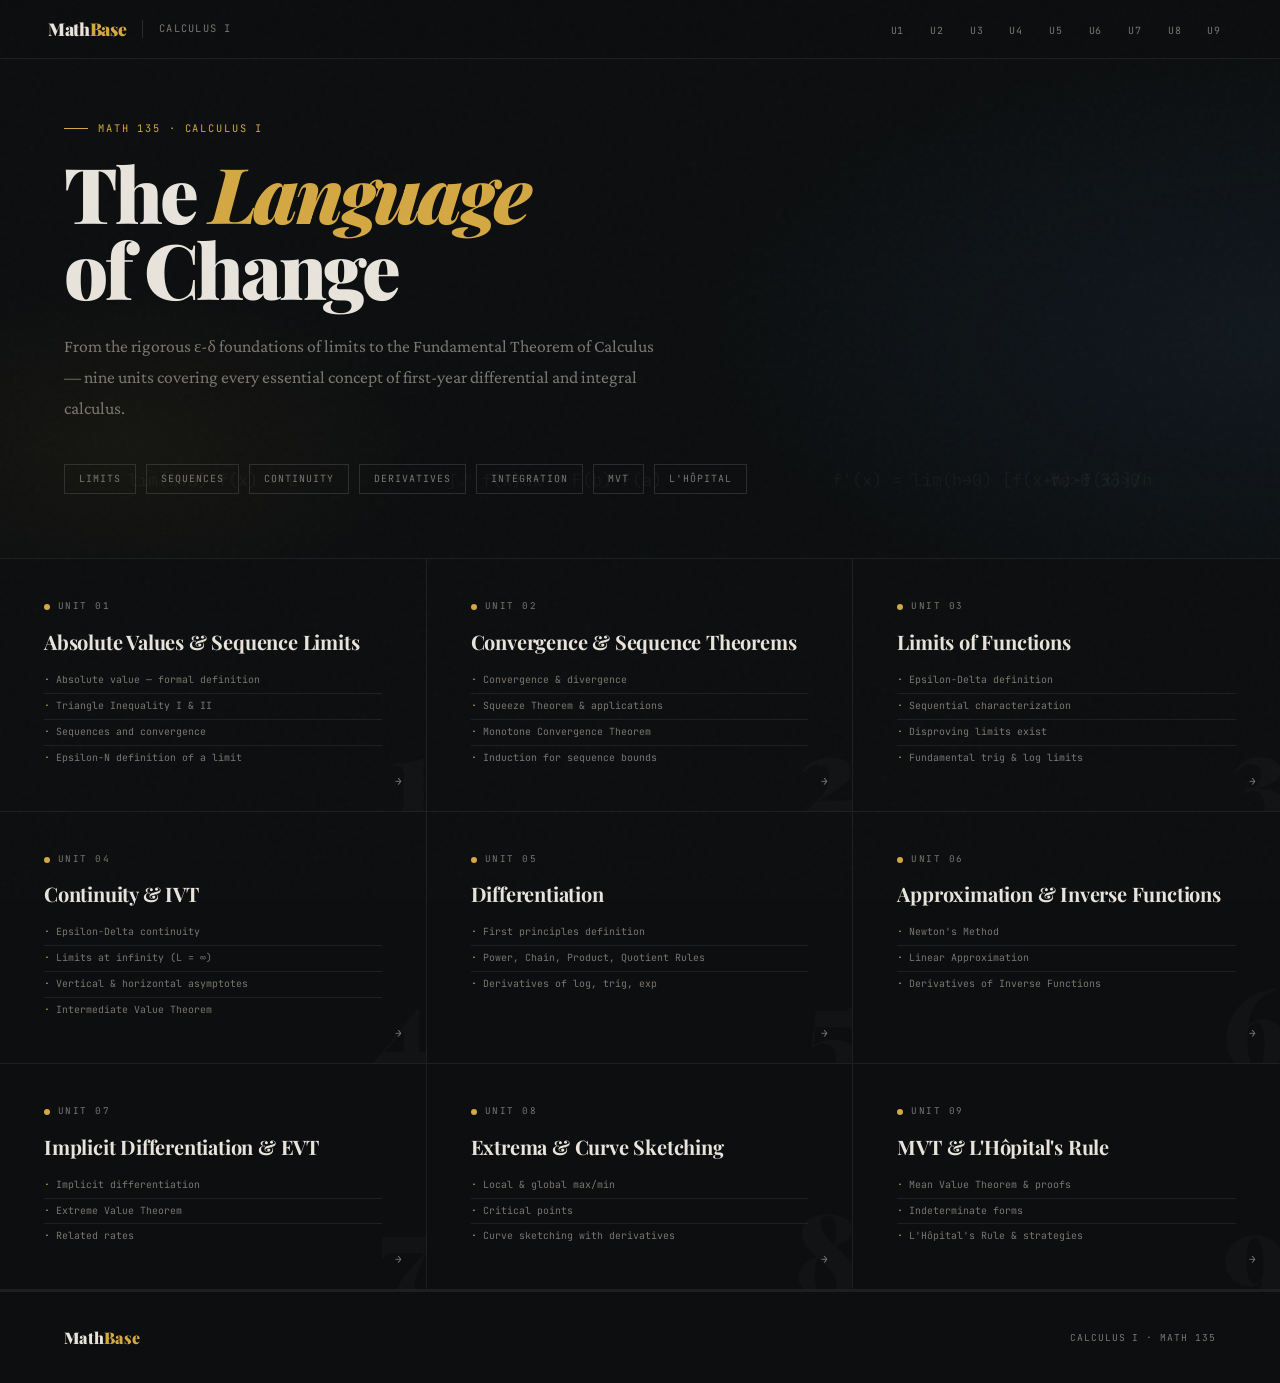
<file: index.html>
<!DOCTYPE html>
<html lang="en">
<head>
<meta charset="UTF-8"/><meta name="viewport" content="width=device-width,initial-scale=1"/>
<title>Calculus I — MathBase</title>
<link rel="stylesheet" href="shared.css"/>
<style>
.index-hero {
  min-height: 60vh; display: flex; flex-direction: column; justify-content: flex-end;
  padding: 120px 64px 64px; position: relative; overflow: hidden;
  border-bottom: 1px solid var(--border);
}
.index-hero-bg {
  position: absolute; inset: 0; pointer-events: none;
  background: radial-gradient(ellipse 70% 80% at 100% 60%, rgba(74,144,217,0.08), transparent 65%),
              radial-gradient(ellipse 40% 50% at 10% 80%, rgba(212,168,67,0.05), transparent 60%);
}
.floating-formula {
  position: absolute; font-family: 'JetBrains Mono', monospace;
  color: rgba(255,255,255,0.04); white-space: nowrap;
  animation: floatUp 25s linear infinite; pointer-events: none; user-select: none;
}
@keyframes floatUp { from{transform:translateY(100vh)} to{transform:translateY(-100px)} }

.index-hero h1 {
  font-family: 'Playfair Display', serif;
  font-size: clamp(3rem, 6vw, 5.5rem);
  font-weight: 900; letter-spacing: -0.04em; line-height: 1.0;
  margin-bottom: 24px;
}
.index-hero h1 em { font-style: italic; color: var(--gold); }
.index-hero p { color: var(--muted); font-size: 1.1rem; max-width: 600px; line-height: 1.75; margin-bottom: 40px; }

.hero-tags { display: flex; gap: 10px; flex-wrap: wrap; }
.hero-tag {
  font-family: 'JetBrains Mono', monospace;
  font-size: 0.62rem; letter-spacing: 0.1em; text-transform: uppercase;
  padding: 6px 14px; border: 1px solid var(--border2); color: var(--muted);
}

.units-grid {
  display: grid; grid-template-columns: repeat(3, 1fr);
  gap: 0; margin: 0; border-bottom: 1px solid var(--border);
}
.unit-card {
  padding: 40px 44px; border-right: 1px solid var(--border);
  border-bottom: 1px solid var(--border);
  text-decoration: none; color: inherit;
  position: relative; overflow: hidden;
  transition: background 0.3s;
  display: block;
}
.unit-card:nth-child(3n) { border-right: none; }
.unit-card:hover { background: var(--surface); }

.uc-num {
  font-family: 'JetBrains Mono', monospace;
  font-size: 0.58rem; letter-spacing: 0.16em; text-transform: uppercase;
  color: var(--muted); margin-bottom: 14px;
  display: flex; align-items: center; gap: 8px;
}
.uc-dot { width: 6px; height: 6px; border-radius: 50%; background: var(--gold); flex-shrink:0; }

.uc-title {
  font-family: 'Playfair Display', serif;
  font-size: 1.25rem; font-weight: 700; margin-bottom: 12px;
  letter-spacing: -0.01em; line-height: 1.25;
}
.uc-topics { list-style: none; margin-top: 14px; }
.uc-topics li {
  font-family: 'JetBrains Mono', monospace;
  font-size: 0.62rem; color: var(--muted); padding: 4px 0;
  border-bottom: 1px solid var(--border);
  display: flex; align-items: center; gap: 6px;
}
.uc-topics li:last-child { border-bottom: none; }
.uc-topics li::before { content:'·'; color: var(--gold); }

.uc-arrow {
  position: absolute; bottom: 20px; right: 24px;
  font-family: 'JetBrains Mono', monospace; font-size: 0.7rem;
  color: var(--muted); transition: color 0.2s, transform 0.2s;
}
.unit-card:hover .uc-arrow { color: var(--gold); transform: translateX(4px); }

.uc-bg-num {
  position: absolute; right: -8px; bottom: -16px;
  font-family: 'Playfair Display', serif; font-size: 7rem;
  font-weight: 900; color: rgba(255,255,255,0.025);
  line-height: 1; pointer-events: none; user-select: none;
  transition: opacity 0.3s;
}
.unit-card:hover .uc-bg-num { opacity: 2; color: rgba(212,168,67,0.05); }

@media(max-width:900px){
  .units-grid{grid-template-columns:1fr;}
  .unit-card{border-right:none!important;}
  .index-hero{padding:100px 28px 44px;}
}
</style>
</head>
<body>

<nav class="topnav">
  <a class="nav-brand" href="../math_hub.html">
    <span class="nav-brand-logo">Math<span>Base</span></span>
    <span class="nav-divider"></span>
    <span class="nav-course">Calculus I</span>
  </a>
  <ul class="nav-units">
    <li><a href="unit1.html">U1</a></li><li><a href="unit2.html">U2</a></li>
    <li><a href="unit3.html">U3</a></li><li><a href="unit4.html">U4</a></li>
    <li><a href="unit5.html">U5</a></li><li><a href="unit6.html">U6</a></li>
    <li><a href="unit7.html">U7</a></li><li><a href="unit8.html">U8</a></li>
    <li><a href="unit9.html">U9</a></li>
  </ul>
</nav>

<section class="index-hero">
  <div class="index-hero-bg"></div>
  <div class="floating-formula" style="left:10%;animation-duration:22s;animation-delay:-4s">lim(x→a) f(x) = L</div>
  <div class="floating-formula" style="left:35%;animation-duration:30s;animation-delay:-11s">∫ₐᵇ f(x)dx = F(b)-F(a)</div>
  <div class="floating-formula" style="left:65%;animation-duration:26s;animation-delay:-8s">f'(x) = lim(h→0) [f(x+h)-f(x)]/h</div>
  <div class="floating-formula" style="left:82%;animation-duration:34s;animation-delay:-18s">∀ε>0 ∃δ>0</div>

  <div style="position:relative;z-index:2">
    <div class="unit-eyebrow">MATH 135 · Calculus I</div>
    <h1>The <em>Language</em><br>of Change</h1>
    <p>From the rigorous ε-δ foundations of limits to the Fundamental Theorem of Calculus — nine units covering every essential concept of first-year differential and integral calculus.</p>
    <div class="hero-tags">
      <span class="hero-tag">Limits</span>
      <span class="hero-tag">Sequences</span>
      <span class="hero-tag">Continuity</span>
      <span class="hero-tag">Derivatives</span>
      <span class="hero-tag">Integration</span>
      <span class="hero-tag">MVT</span>
      <span class="hero-tag">L'Hôpital</span>
    </div>
  </div>
</section>

<div class="units-grid">

  <a class="unit-card" href="unit1.html">
    <div class="uc-num"><span class="uc-dot"></span> Unit 01</div>
    <div class="uc-title">Absolute Values &amp; Sequence Limits</div>
    <ul class="uc-topics">
      <li>Absolute value — formal definition</li>
      <li>Triangle Inequality I &amp; II</li>
      <li>Sequences and convergence</li>
      <li>Epsilon-N definition of a limit</li>
    </ul>
    <span class="uc-arrow">→</span>
    <div class="uc-bg-num">1</div>
  </a>

  <a class="unit-card" href="unit2.html">
    <div class="uc-num"><span class="uc-dot"></span> Unit 02</div>
    <div class="uc-title">Convergence &amp; Sequence Theorems</div>
    <ul class="uc-topics">
      <li>Convergence &amp; divergence</li>
      <li>Squeeze Theorem &amp; applications</li>
      <li>Monotone Convergence Theorem</li>
      <li>Induction for sequence bounds</li>
    </ul>
    <span class="uc-arrow">→</span>
    <div class="uc-bg-num">2</div>
  </a>

  <a class="unit-card" href="unit3.html">
    <div class="uc-num"><span class="uc-dot"></span> Unit 03</div>
    <div class="uc-title">Limits of Functions</div>
    <ul class="uc-topics">
      <li>Epsilon-Delta definition</li>
      <li>Sequential characterization</li>
      <li>Disproving limits exist</li>
      <li>Fundamental trig &amp; log limits</li>
    </ul>
    <span class="uc-arrow">→</span>
    <div class="uc-bg-num">3</div>
  </a>

  <a class="unit-card" href="unit4.html">
    <div class="uc-num"><span class="uc-dot"></span> Unit 04</div>
    <div class="uc-title">Continuity &amp; IVT</div>
    <ul class="uc-topics">
      <li>Epsilon-Delta continuity</li>
      <li>Limits at infinity (L = ∞)</li>
      <li>Vertical &amp; horizontal asymptotes</li>
      <li>Intermediate Value Theorem</li>
    </ul>
    <span class="uc-arrow">→</span>
    <div class="uc-bg-num">4</div>
  </a>

  <a class="unit-card" href="unit5.html">
    <div class="uc-num"><span class="uc-dot"></span> Unit 05</div>
    <div class="uc-title">Differentiation</div>
    <ul class="uc-topics">
      <li>First principles definition</li>
      <li>Power, Chain, Product, Quotient Rules</li>
      <li>Derivatives of log, trig, exp</li>
    </ul>
    <span class="uc-arrow">→</span>
    <div class="uc-bg-num">5</div>
  </a>

  <a class="unit-card" href="unit6.html">
    <div class="uc-num"><span class="uc-dot"></span> Unit 06</div>
    <div class="uc-title">Approximation &amp; Inverse Functions</div>
    <ul class="uc-topics">
      <li>Newton's Method</li>
      <li>Linear Approximation</li>
      <li>Derivatives of Inverse Functions</li>
    </ul>
    <span class="uc-arrow">→</span>
    <div class="uc-bg-num">6</div>
  </a>

  <a class="unit-card" href="unit7.html">
    <div class="uc-num"><span class="uc-dot"></span> Unit 07</div>
    <div class="uc-title">Implicit Differentiation &amp; EVT</div>
    <ul class="uc-topics">
      <li>Implicit differentiation</li>
      <li>Extreme Value Theorem</li>
      <li>Related rates</li>
    </ul>
    <span class="uc-arrow">→</span>
    <div class="uc-bg-num">7</div>
  </a>

  <a class="unit-card" href="unit8.html">
    <div class="uc-num"><span class="uc-dot"></span> Unit 08</div>
    <div class="uc-title">Extrema &amp; Curve Sketching</div>
    <ul class="uc-topics">
      <li>Local &amp; global max/min</li>
      <li>Critical points</li>
      <li>Curve sketching with derivatives</li>
    </ul>
    <span class="uc-arrow">→</span>
    <div class="uc-bg-num">8</div>
  </a>

  <a class="unit-card" href="unit9.html">
    <div class="uc-num"><span class="uc-dot"></span> Unit 09</div>
    <div class="uc-title">MVT &amp; L'Hôpital's Rule</div>
    <ul class="uc-topics">
      <li>Mean Value Theorem &amp; proofs</li>
      <li>Indeterminate forms</li>
      <li>L'Hôpital's Rule &amp; strategies</li>
    </ul>
    <span class="uc-arrow">→</span>
    <div class="uc-bg-num">9</div>
  </a>

</div>

<footer style="padding:32px 64px; border-top:1px solid var(--border); display:flex; justify-content:space-between; align-items:center;">
  <span style="font-family:'Playfair Display',serif;font-size:1rem;font-weight:900;color:var(--text)">Math<span style="color:var(--gold)">Base</span></span>
  <span style="font-family:'JetBrains Mono',monospace;font-size:0.6rem;color:var(--muted);letter-spacing:0.1em;text-transform:uppercase">Calculus I · MATH 135</span>
</footer>

</body>
</html>
</file>
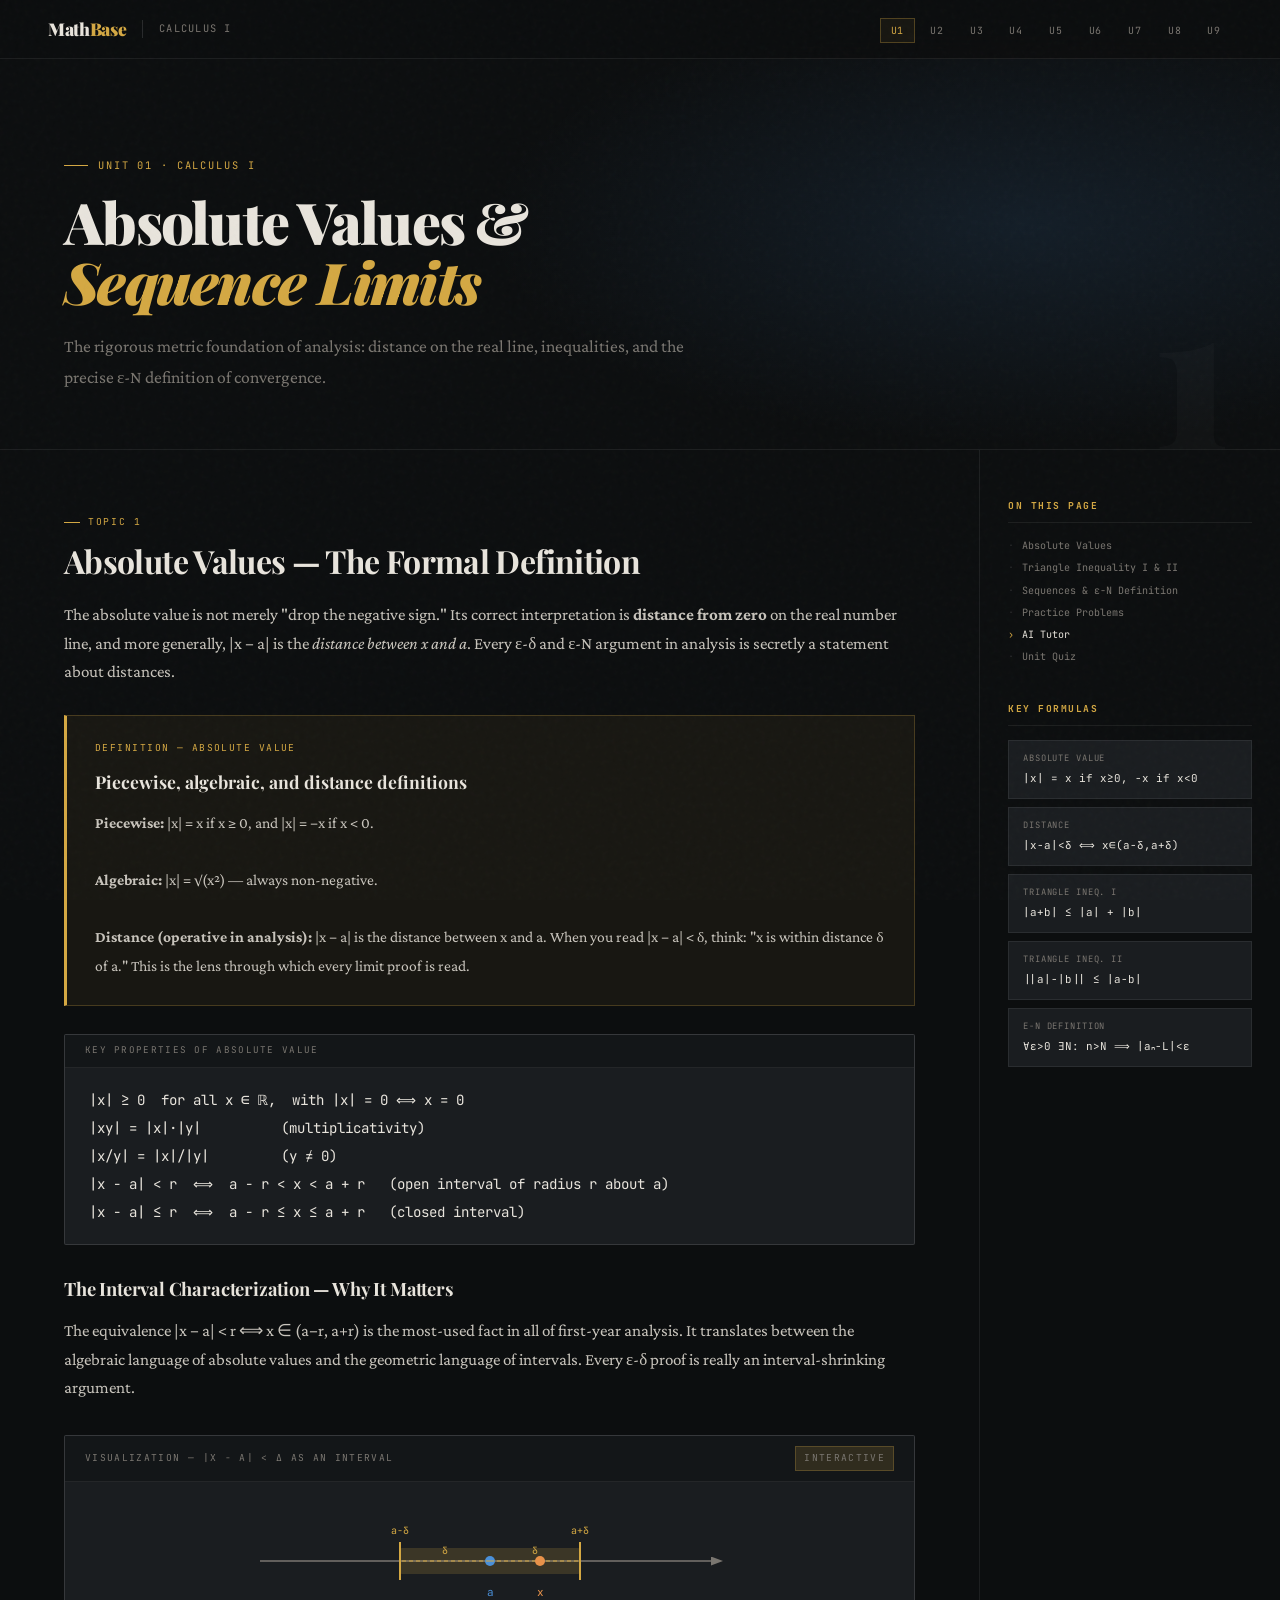
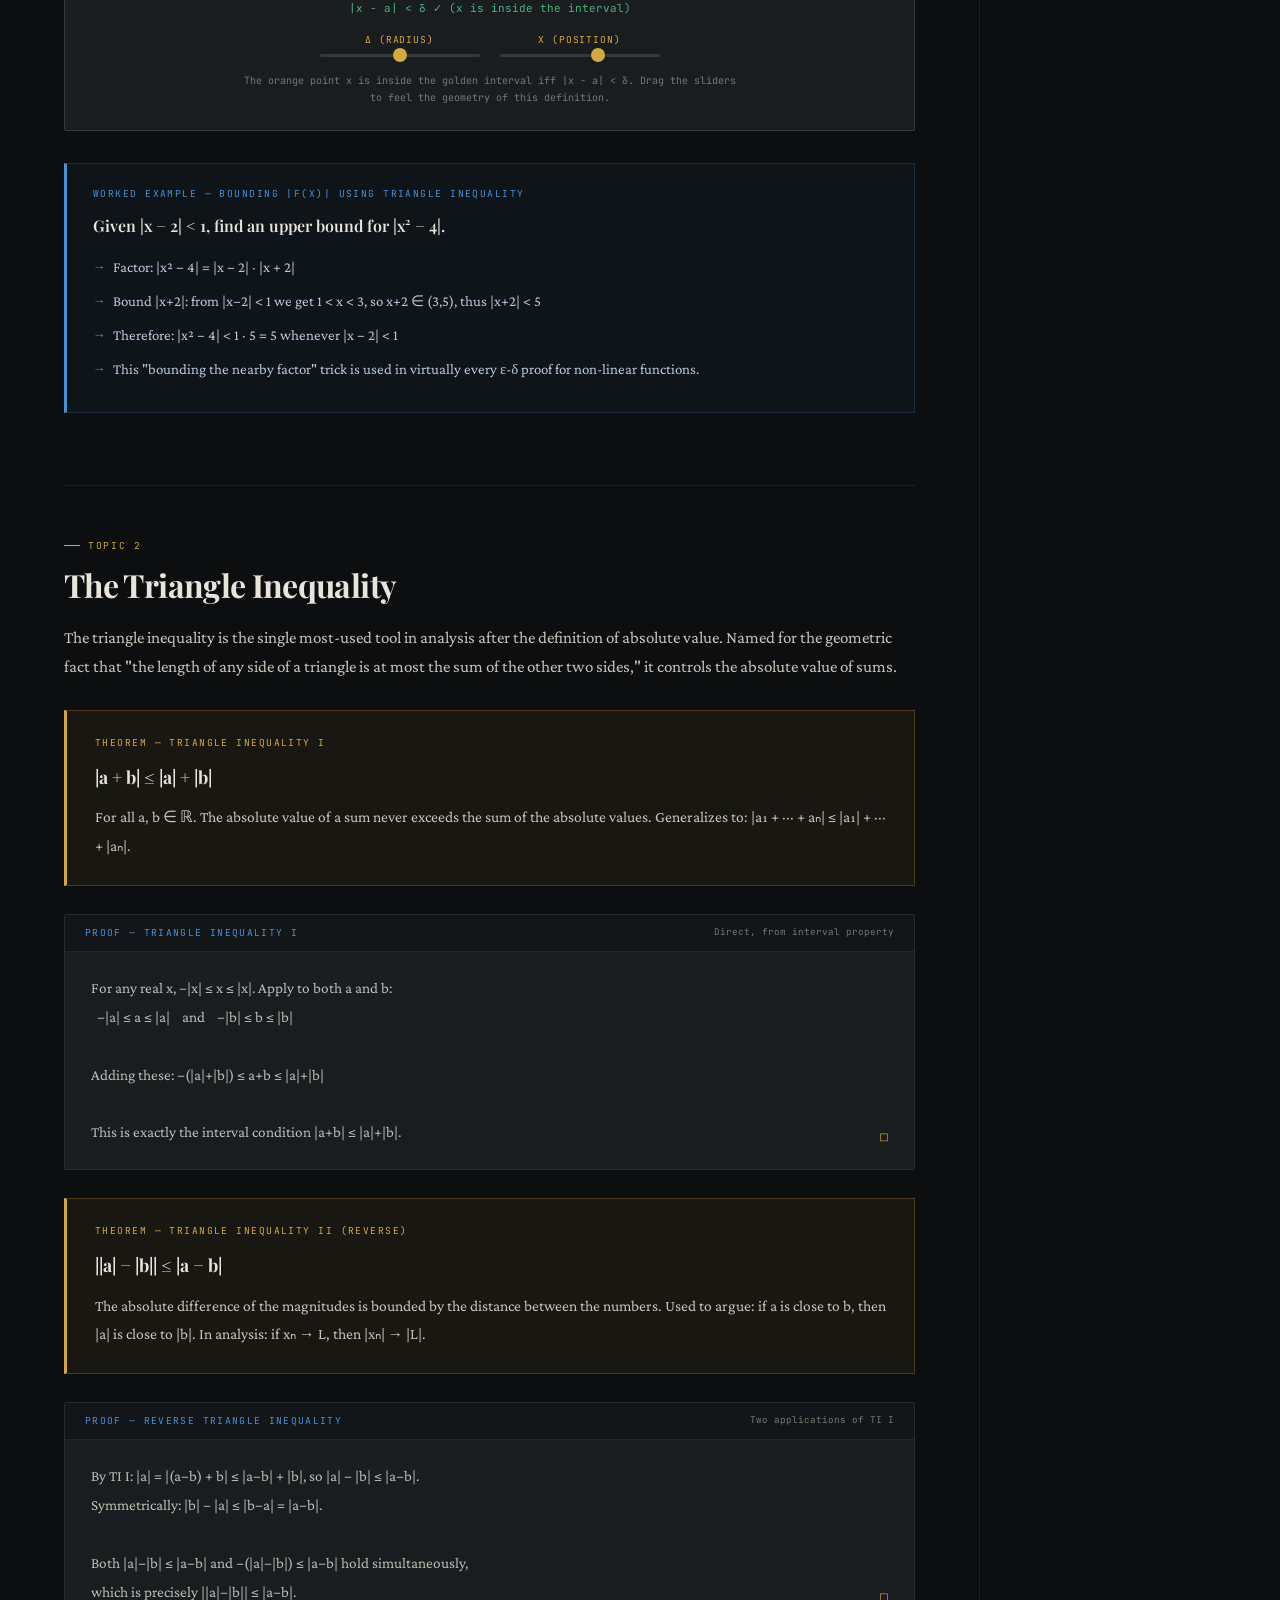
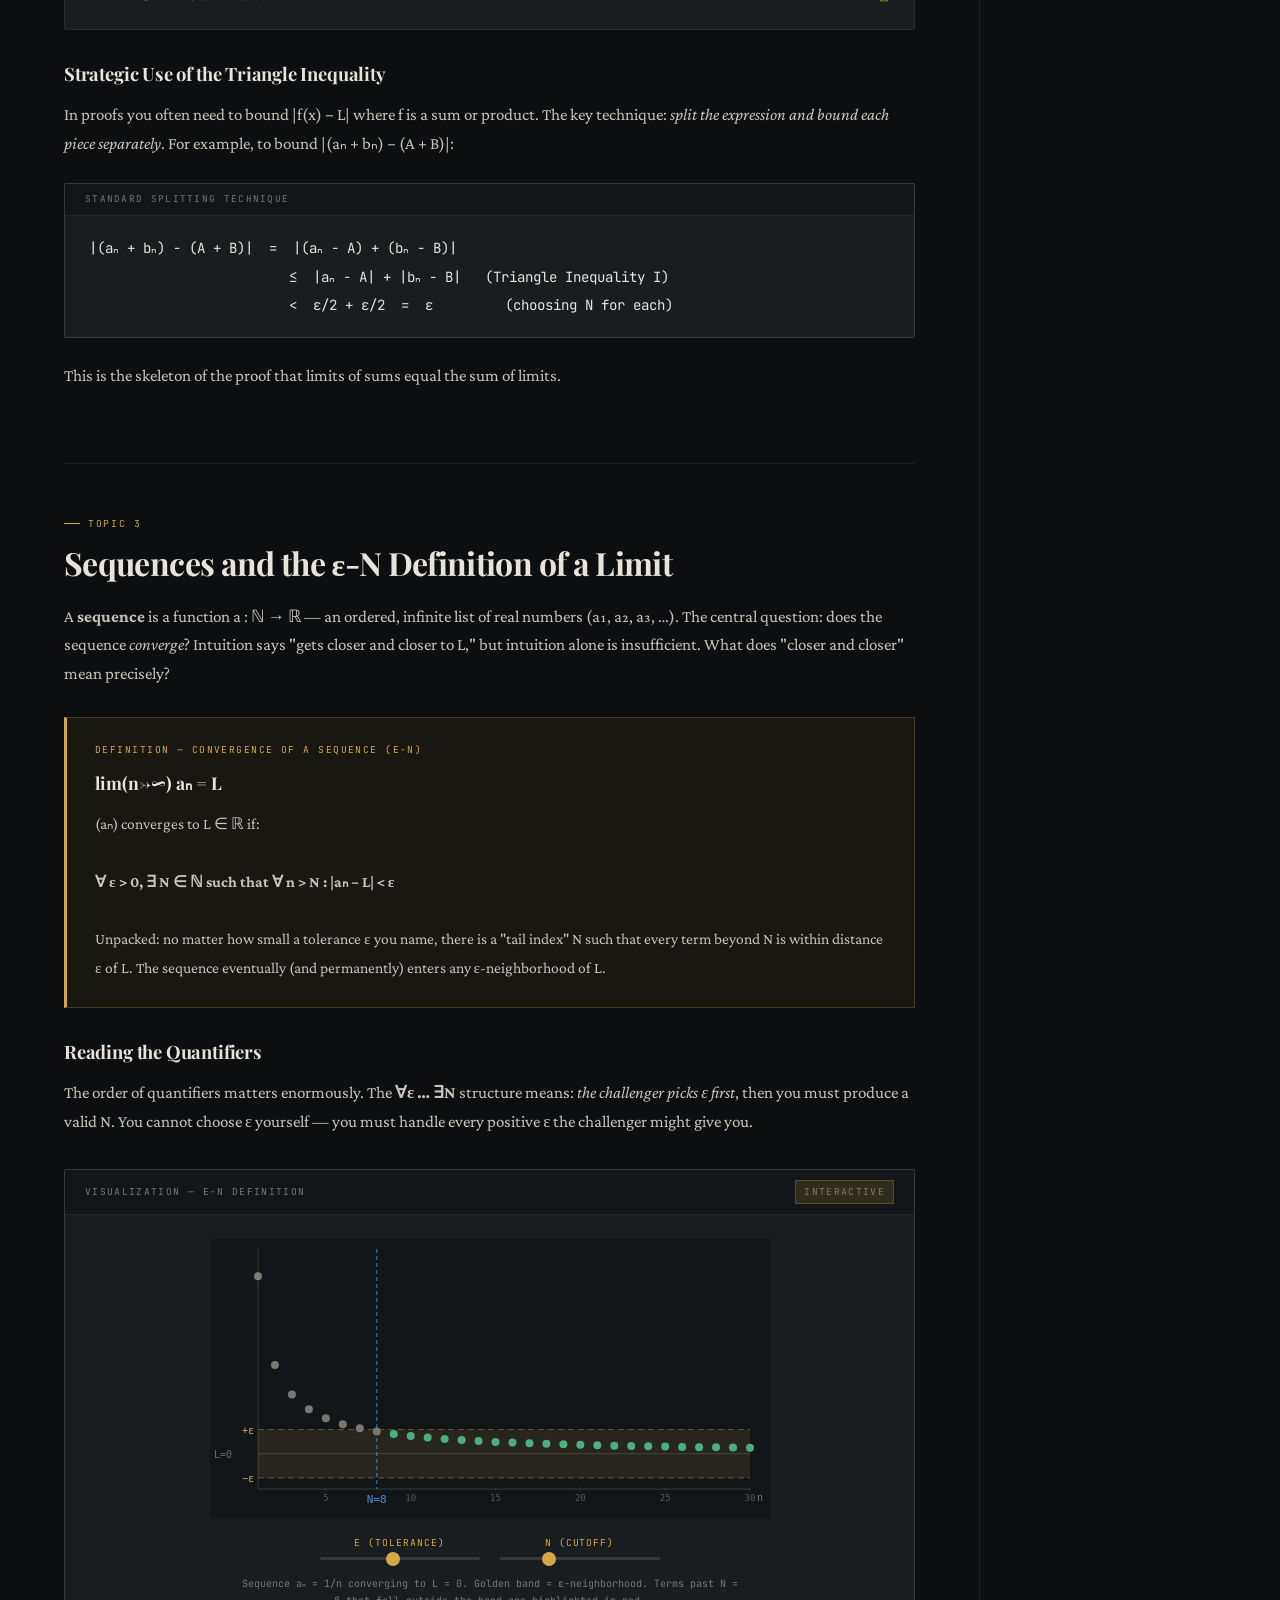
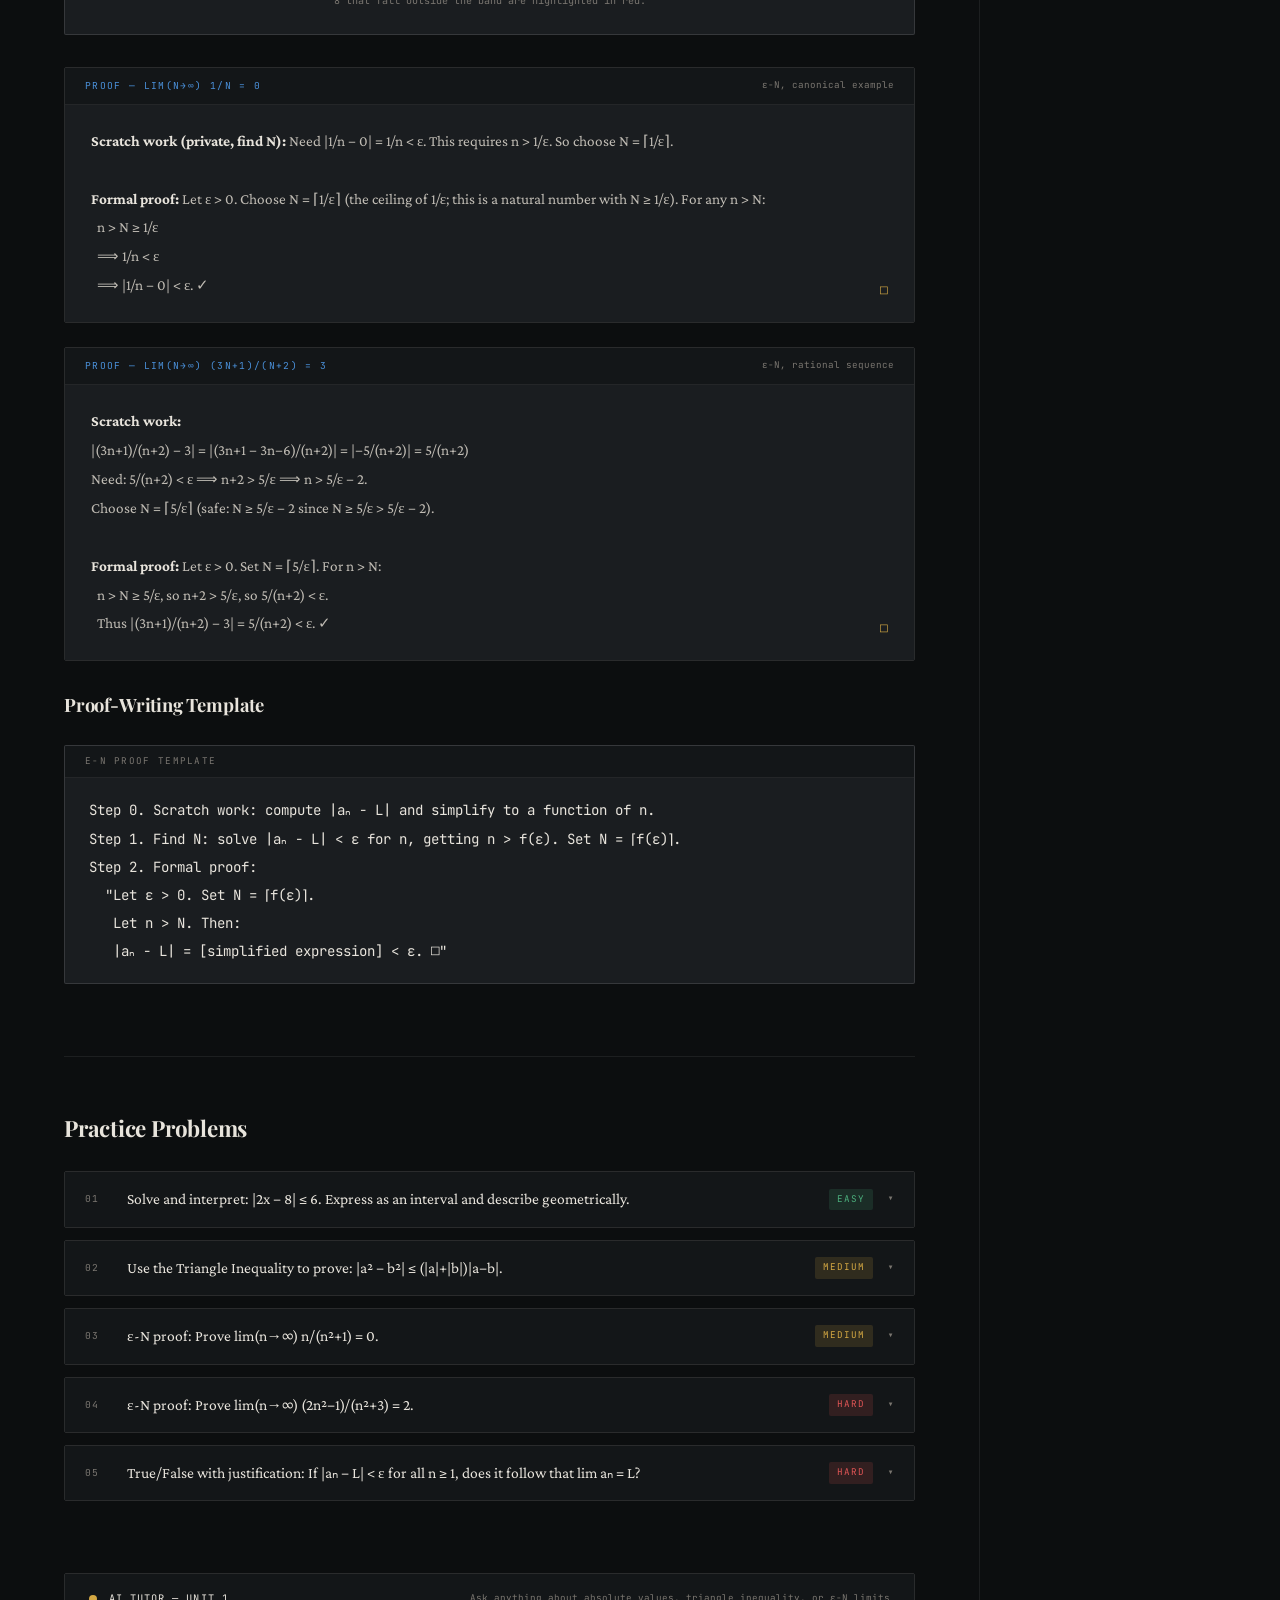
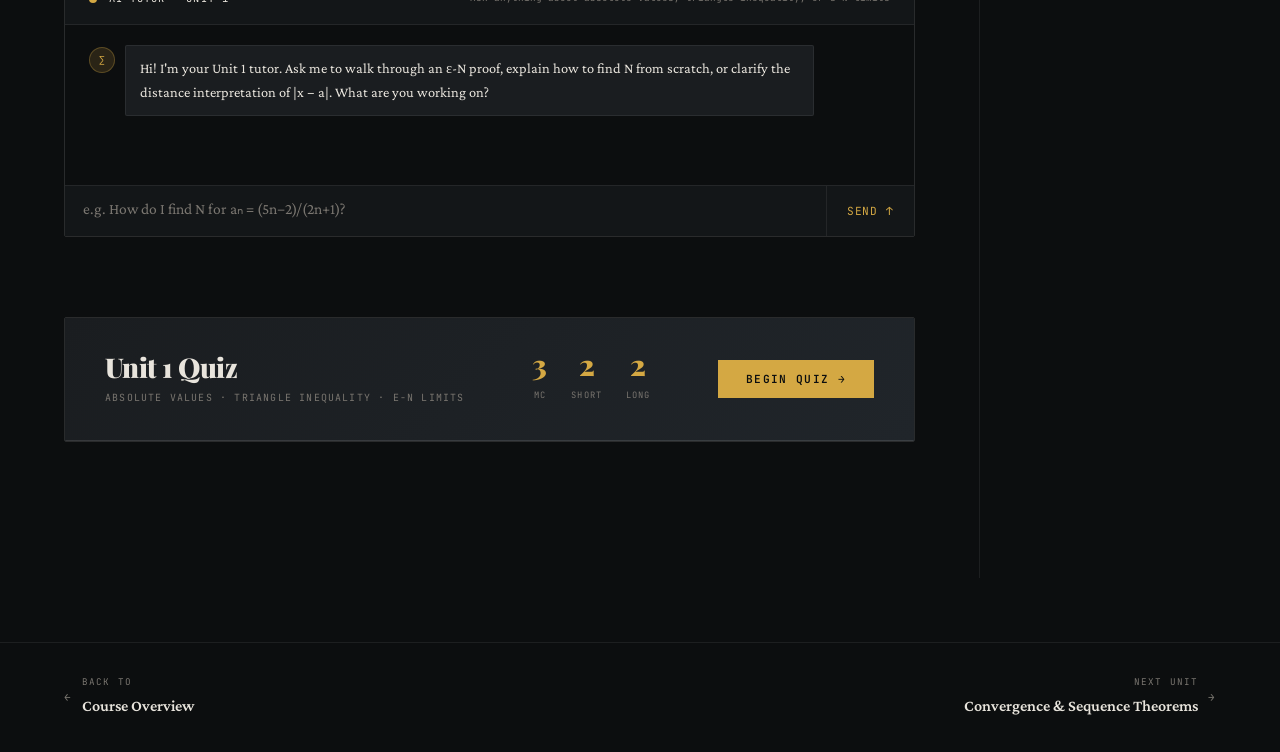
<file: unit1.html>
<!DOCTYPE html>
<html lang="en">
<head>
<meta charset="UTF-8"/><meta name="viewport" content="width=device-width,initial-scale=1"/>
<title>Unit 1 — Absolute Values & Sequence Limits · Calculus I</title>
<link rel="stylesheet" href="shared.css"/>
</head>
<body>
<script>window.UNIT_CONTEXT = "Calculus I — Unit 1: Absolute Values (formal/distance definition), Triangle Inequality I & II, Sequences and convergence, and the Epsilon-N definition of a limit of a sequence";</script>

<nav class="topnav">
  <a class="nav-brand" href="index.html"><span class="nav-brand-logo">Math<span>Base</span></span><span class="nav-divider"></span><span class="nav-course">Calculus I</span></a>
  <ul class="nav-units">
    <li><a href="unit1.html" class="active">U1</a></li><li><a href="unit2.html">U2</a></li><li><a href="unit3.html">U3</a></li><li><a href="unit4.html">U4</a></li><li><a href="unit5.html">U5</a></li><li><a href="unit6.html">U6</a></li><li><a href="unit7.html">U7</a></li><li><a href="unit8.html">U8</a></li><li><a href="unit9.html">U9</a></li>
  </ul>
</nav>

<section class="unit-hero">
  <div class="unit-hero-bg"></div>
  <div class="unit-eyebrow">Unit 01 · Calculus I</div>
  <h1>Absolute Values &amp;<br><em>Sequence Limits</em></h1>
  <p class="unit-hero-desc">The rigorous metric foundation of analysis: distance on the real line, inequalities, and the precise ε-N definition of convergence.</p>
  <div class="unit-hero-number">1</div>
</section>

<div class="page-body">
<main class="main-content">

<!-- ═══ TOPIC 1: ABSOLUTE VALUE ═══ -->
<div class="topic-block" id="absval">
  <div class="topic-label">Topic 1</div>
  <h2>Absolute Values — The Formal Definition</h2>

  <p>The absolute value is not merely "drop the negative sign." Its correct interpretation is <strong>distance from zero</strong> on the real number line, and more generally, |x − a| is the <em>distance between x and a</em>. Every ε-δ and ε-N argument in analysis is secretly a statement about distances.</p>

  <div class="theorem-box">
    <div class="thm-label">Definition — Absolute Value</div>
    <div class="thm-title">Piecewise, algebraic, and distance definitions</div>
    <div class="thm-body">
      <strong>Piecewise:</strong> |x| = x if x ≥ 0, and |x| = −x if x &lt; 0.<br><br>
      <strong>Algebraic:</strong> |x| = √(x²) — always non-negative.<br><br>
      <strong>Distance (operative in analysis):</strong> |x − a| is the distance between x and a. When you read |x − a| &lt; δ, think: "x is within distance δ of a." This is the lens through which every limit proof is read.
    </div>
  </div>

  <div class="formula-block">
    <div class="f-label">Key Properties of Absolute Value</div>
    <div class="f-math">|x| ≥ 0  for all x ∈ ℝ,  with |x| = 0 ⟺ x = 0
|xy| = |x|·|y|          (multiplicativity)
|x/y| = |x|/|y|         (y ≠ 0)
|x − a| &lt; r  ⟺  a − r &lt; x &lt; a + r   (open interval of radius r about a)
|x − a| ≤ r  ⟺  a − r ≤ x ≤ a + r   (closed interval)</div>
  </div>

  <h3>The Interval Characterization — Why It Matters</h3>
  <p>The equivalence |x − a| &lt; r ⟺ x ∈ (a−r, a+r) is the most-used fact in all of first-year analysis. It translates between the algebraic language of absolute values and the geometric language of intervals. Every ε-δ proof is really an interval-shrinking argument.</p>

  <!-- SVG: number line showing |x - a| < r -->
  <div class="viz-container">
    <div class="viz-header"><span>Visualization — |x − a| &lt; δ as an Interval</span><span class="viz-badge">Interactive</span></div>
    <div class="viz-body">
      <svg id="svgAbsval" viewBox="0 0 520 110" width="520" height="110">
        <defs>
          <marker id="arrowAV" markerWidth="8" markerHeight="8" refX="6" refY="3" orient="auto">
            <path d="M0,0 L0,6 L8,3 z" fill="#7a7670"/>
          </marker>
        </defs>
        <!-- number line -->
        <line x1="30" y1="55" x2="490" y2="55" stroke="#7a7670" stroke-width="1.5" marker-end="url(#arrowAV)"/>
        <!-- interval shading -->
        <rect id="avRect" x="170" y="42" width="180" height="26" fill="rgba(212,168,67,0.18)" rx="2"/>
        <!-- bracket lines -->
        <line id="avL" x1="170" y1="36" x2="170" y2="74" stroke="#d4a843" stroke-width="2"/>
        <line id="avR" x1="350" y1="36" x2="350" y2="74" stroke="#d4a843" stroke-width="2"/>
        <!-- center point a -->
        <circle id="avA" cx="260" cy="55" r="5" fill="#4a90d9"/>
        <text id="avALabel" x="260" y="90" text-anchor="middle" font-family="JetBrains Mono" font-size="11" fill="#4a90d9">a</text>
        <!-- delta labels -->
        <text id="avD1" x="170" y="28" text-anchor="middle" font-family="JetBrains Mono" font-size="10" fill="#d4a843">a−δ</text>
        <text id="avD2" x="350" y="28" text-anchor="middle" font-family="JetBrains Mono" font-size="10" fill="#d4a843">a+δ</text>
        <!-- dashed distance lines -->
        <line id="avArrow1" x1="260" y1="55" x2="170" y2="55" stroke="#d4a843" stroke-width="1" stroke-dasharray="4,3"/>
        <line id="avArrow2" x1="260" y1="55" x2="350" y2="55" stroke="#d4a843" stroke-width="1" stroke-dasharray="4,3"/>
        <text x="215" y="48" text-anchor="middle" font-family="JetBrains Mono" font-size="10" fill="#d4a843">δ</text>
        <text x="305" y="48" text-anchor="middle" font-family="JetBrains Mono" font-size="10" fill="#d4a843">δ</text>
        <!-- moving x point -->
        <circle id="avX" cx="310" cy="55" r="5" fill="#e8924a"/>
        <text id="avXLabel" x="310" y="90" text-anchor="middle" font-family="JetBrains Mono" font-size="11" fill="#e8924a">x</text>
        <!-- inside/outside label -->
        <text id="avStatus" x="260" y="106" text-anchor="middle" font-family="JetBrains Mono" font-size="11" fill="#4caf7d">|x − a| &lt; δ  ✓</text>
      </svg>
      <div class="viz-controls">
        <div class="viz-slider-group">
          <span class="viz-slider-label">δ (radius)</span>
          <input type="range" class="viz-slider" id="avDelta" min="20" max="160" value="90" step="5"/>
        </div>
        <div class="viz-slider-group">
          <span class="viz-slider-label">x (position)</span>
          <input type="range" class="viz-slider" id="avX_slider" min="60" max="460" value="310" step="5"/>
        </div>
      </div>
      <div class="viz-caption">The orange point x is inside the golden interval iff |x − a| &lt; δ. Drag the sliders to feel the geometry of this definition.</div>
    </div>
  </div>

  <div class="example-block">
    <div class="ex-label">Worked Example — Bounding |f(x)| using Triangle Inequality</div>
    <div class="ex-problem">Given |x − 2| &lt; 1, find an upper bound for |x² − 4|.</div>
    <div class="ex-step">Factor: |x² − 4| = |x − 2| · |x + 2|</div>
    <div class="ex-step">Bound |x+2|: from |x−2| &lt; 1 we get 1 &lt; x &lt; 3, so x+2 ∈ (3,5), thus |x+2| &lt; 5</div>
    <div class="ex-step">Therefore: |x² − 4| &lt; 1 · 5 = 5 whenever |x − 2| &lt; 1</div>
    <div class="ex-step">This "bounding the nearby factor" trick is used in virtually every ε-δ proof for non-linear functions.</div>
  </div>
</div>

<hr class="topic-divider"/>

<!-- ═══ TOPIC 2: TRIANGLE INEQUALITY ═══ -->
<div class="topic-block" id="triangle">
  <div class="topic-label">Topic 2</div>
  <h2>The Triangle Inequality</h2>
  <p>The triangle inequality is the single most-used tool in analysis after the definition of absolute value. Named for the geometric fact that "the length of any side of a triangle is at most the sum of the other two sides," it controls the absolute value of sums.</p>

  <div class="theorem-box">
    <div class="thm-label">Theorem — Triangle Inequality I</div>
    <div class="thm-title">|a + b| ≤ |a| + |b|</div>
    <div class="thm-body">For all a, b ∈ ℝ. The absolute value of a sum never exceeds the sum of the absolute values. Generalizes to: |a₁ + ··· + aₙ| ≤ |a₁| + ··· + |aₙ|.</div>
  </div>

  <div class="proof-block">
    <div class="proof-header"><span>Proof — Triangle Inequality I</span><span>Direct, from interval property</span></div>
    <div class="proof-body">
      For any real x, −|x| ≤ x ≤ |x|. Apply to both a and b:<br>
      &nbsp;&nbsp;−|a| ≤ a ≤ |a| &nbsp;&nbsp; and &nbsp;&nbsp; −|b| ≤ b ≤ |b|<br><br>
      Adding these: −(|a|+|b|) ≤ a+b ≤ |a|+|b|<br><br>
      This is exactly the interval condition |a+b| ≤ |a|+|b|. <span class="qed">□</span>
    </div>
  </div>

  <div class="theorem-box">
    <div class="thm-label">Theorem — Triangle Inequality II (Reverse)</div>
    <div class="thm-title">||a| − |b|| ≤ |a − b|</div>
    <div class="thm-body">The absolute difference of the magnitudes is bounded by the distance between the numbers. Used to argue: if a is close to b, then |a| is close to |b|. In analysis: if xₙ → L, then |xₙ| → |L|.</div>
  </div>

  <div class="proof-block">
    <div class="proof-header"><span>Proof — Reverse Triangle Inequality</span><span>Two applications of TI I</span></div>
    <div class="proof-body">
      By TI I: |a| = |(a−b) + b| ≤ |a−b| + |b|, so |a| − |b| ≤ |a−b|.<br>
      Symmetrically: |b| − |a| ≤ |b−a| = |a−b|.<br><br>
      Both |a|−|b| ≤ |a−b| and −(|a|−|b|) ≤ |a−b| hold simultaneously,<br>
      which is precisely ||a|−|b|| ≤ |a−b|. <span class="qed">□</span>
    </div>
  </div>

  <h3>Strategic Use of the Triangle Inequality</h3>
  <p>In proofs you often need to bound |f(x) − L| where f is a sum or product. The key technique: <em>split the expression and bound each piece separately</em>. For example, to bound |(aₙ + bₙ) − (A + B)|:</p>

  <div class="formula-block">
    <div class="f-label">Standard Splitting Technique</div>
    <div class="f-math">|(aₙ + bₙ) − (A + B)|  =  |(aₙ − A) + (bₙ − B)|
                         ≤  |aₙ − A| + |bₙ − B|   (Triangle Inequality I)
                         &lt;  ε/2 + ε/2  =  ε         (choosing N for each)</div>
  </div>
  <p>This is the skeleton of the proof that limits of sums equal the sum of limits.</p>
</div>

<hr class="topic-divider"/>

<!-- ═══ TOPIC 3: SEQUENCES & EPSILON-N ═══ -->
<div class="topic-block" id="sequences">
  <div class="topic-label">Topic 3</div>
  <h2>Sequences and the ε-N Definition of a Limit</h2>

  <p>A <strong>sequence</strong> is a function a : ℕ → ℝ — an ordered, infinite list of real numbers (a₁, a₂, a₃, …). The central question: does the sequence <em>converge</em>? Intuition says "gets closer and closer to L," but intuition alone is insufficient. What does "closer and closer" mean precisely?</p>

  <div class="theorem-box">
    <div class="thm-label">Definition — Convergence of a Sequence (ε-N)</div>
    <div class="thm-title">lim(n→∞) aₙ = L</div>
    <div class="thm-body">
      (aₙ) converges to L ∈ ℝ if:<br><br>
      <strong>∀ ε > 0, ∃ N ∈ ℕ such that ∀ n > N : |aₙ − L| &lt; ε</strong><br><br>
      Unpacked: no matter how small a tolerance ε you name, there is a "tail index" N such that every term beyond N is within distance ε of L. The sequence eventually (and permanently) enters any ε-neighborhood of L.
    </div>
  </div>

  <h3>Reading the Quantifiers</h3>
  <p>The order of quantifiers matters enormously. The <strong>∀ε … ∃N</strong> structure means: <em>the challenger picks ε first</em>, then you must produce a valid N. You cannot choose ε yourself — you must handle every positive ε the challenger might give you.</p>

  <!-- SVG: epsilon-N visualization on a number line, interactive -->
  <div class="viz-container">
    <div class="viz-header"><span>Visualization — ε-N Definition</span><span class="viz-badge">Interactive</span></div>
    <div class="viz-body">
      <canvas id="epsnCanvas" width="560" height="280" style="max-width:100%;display:block;border-radius:2px;background:#131618"></canvas>
      <div class="viz-controls">
        <div class="viz-slider-group">
          <span class="viz-slider-label">ε (tolerance)</span>
          <input type="range" class="viz-slider" id="epsSlider" min="5" max="60" value="30" step="1"/>
        </div>
        <div class="viz-slider-group">
          <span class="viz-slider-label">N (cutoff)</span>
          <input type="range" class="viz-slider" id="nSlider" min="1" max="25" value="8" step="1"/>
        </div>
      </div>
      <div class="viz-caption" id="epsCaption">Sequence aₙ = 1/n converging to L = 0. Golden band = ε-neighborhood. Terms past N = <span id="nVal">8</span> that fall outside the band are highlighted in red.</div>
    </div>
  </div>

  <div class="proof-block">
    <div class="proof-header"><span>Proof — lim(n→∞) 1/n = 0</span><span>ε-N, canonical example</span></div>
    <div class="proof-body">
      <strong>Scratch work (private, find N):</strong> Need |1/n − 0| = 1/n &lt; ε. This requires n > 1/ε. So choose N = ⌈1/ε⌉.<br><br>
      <strong>Formal proof:</strong> Let ε > 0. Choose N = ⌈1/ε⌉ (the ceiling of 1/ε; this is a natural number with N ≥ 1/ε). For any n > N:<br>
      &nbsp;&nbsp;n > N ≥ 1/ε<br>
      &nbsp;&nbsp;⟹ 1/n &lt; ε<br>
      &nbsp;&nbsp;⟹ |1/n − 0| &lt; ε. ✓ <span class="qed">□</span>
    </div>
  </div>

  <div class="proof-block">
    <div class="proof-header"><span>Proof — lim(n→∞) (3n+1)/(n+2) = 3</span><span>ε-N, rational sequence</span></div>
    <div class="proof-body">
      <strong>Scratch work:</strong><br>
      |(3n+1)/(n+2) − 3| = |(3n+1 − 3n−6)/(n+2)| = |−5/(n+2)| = 5/(n+2)<br>
      Need: 5/(n+2) &lt; ε ⟹ n+2 > 5/ε ⟹ n > 5/ε − 2.<br>
      Choose N = ⌈5/ε⌉ (safe: N ≥ 5/ε − 2 since N ≥ 5/ε > 5/ε − 2).<br><br>
      <strong>Formal proof:</strong> Let ε > 0. Set N = ⌈5/ε⌉. For n > N:<br>
      &nbsp;&nbsp;n > N ≥ 5/ε, so n+2 > 5/ε, so 5/(n+2) &lt; ε.<br>
      &nbsp;&nbsp;Thus |(3n+1)/(n+2) − 3| = 5/(n+2) &lt; ε. ✓ <span class="qed">□</span>
    </div>
  </div>

  <h3>Proof-Writing Template</h3>
  <div class="formula-block">
    <div class="f-label">ε-N Proof Template</div>
    <div class="f-math">Step 0. Scratch work: compute |aₙ − L| and simplify to a function of n.
Step 1. Find N: solve |aₙ − L| &lt; ε for n, getting n > f(ε). Set N = ⌈f(ε)⌉.
Step 2. Formal proof:
  "Let ε > 0. Set N = ⌈f(ε)⌉.
   Let n > N. Then:
   |aₙ − L| = [simplified expression] &lt; ε. □"</div>
  </div>
</div>

<hr class="topic-divider"/>

<!-- ═══ PRACTICE ═══ -->
<div class="practice-section topic-block" id="practice">
  <h3>Practice Problems</h3>
  <div class="practice-grid">
    <div class="practice-problem">
      <div class="pp-header"><span class="pp-num">01</span><span class="pp-q">Solve and interpret: |2x − 8| ≤ 6. Express as an interval and describe geometrically.</span><span class="pp-diff diff-easy">Easy</span><span class="pp-toggle">▾</span></div>
      <div class="pp-answer">|2(x−4)| ≤ 6 → 2|x−4| ≤ 6 → |x−4| ≤ 3 → −3 ≤ x−4 ≤ 3 → 1 ≤ x ≤ 7. Solution: x ∈ [1,7]. Geometrically: all points within distance 3 of x = 4 on the number line.</div>
    </div>
    <div class="practice-problem">
      <div class="pp-header"><span class="pp-num">02</span><span class="pp-q">Use the Triangle Inequality to prove: |a² − b²| ≤ (|a|+|b|)|a−b|.</span><span class="pp-diff diff-med">Medium</span><span class="pp-toggle">▾</span></div>
      <div class="pp-answer">Factor: |a²−b²| = |a+b||a−b|. By TI I: |a+b| ≤ |a|+|b|. So |a²−b²| = |a+b||a−b| ≤ (|a|+|b|)|a−b|. □</div>
    </div>
    <div class="practice-problem">
      <div class="pp-header"><span class="pp-num">03</span><span class="pp-q">ε-N proof: Prove lim(n→∞) n/(n²+1) = 0.</span><span class="pp-diff diff-med">Medium</span><span class="pp-toggle">▾</span></div>
      <div class="pp-answer">|n/(n²+1) − 0| = n/(n²+1) ≤ n/n² = 1/n (since n²+1 > n²). Need 1/n &lt; ε: choose N = ⌈1/ε⌉. For n > N: n/(n²+1) ≤ 1/n &lt; 1/N ≤ ε. □</div>
    </div>
    <div class="practice-problem">
      <div class="pp-header"><span class="pp-num">04</span><span class="pp-q">ε-N proof: Prove lim(n→∞) (2n²−1)/(n²+3) = 2.</span><span class="pp-diff diff-hard">Hard</span><span class="pp-toggle">▾</span></div>
      <div class="pp-answer">|(2n²−1)/(n²+3) − 2| = |2n²−1−2n²−6|/(n²+3) = 7/(n²+3) ≤ 7/n². Choose N = ⌈√(7/ε)⌉. For n > N: 7/n² &lt; 7/N² ≤ ε. □</div>
    </div>
    <div class="practice-problem">
      <div class="pp-header"><span class="pp-num">05</span><span class="pp-q">True/False with justification: If |aₙ − L| &lt; ε for all n ≥ 1, does it follow that lim aₙ = L?</span><span class="pp-diff diff-hard">Hard</span><span class="pp-toggle">▾</span></div>
      <div class="pp-answer">YES — this is actually stronger than the definition requires. The definition asks for the condition to hold only for n > N (some N depending on ε); here it holds for all n ≥ 1. If |aₙ − L| &lt; ε for all n ≥ 1 and every ε > 0, then in particular for any ε > 0, choose N = 1, and the condition is satisfied. So lim aₙ = L.</div>
    </div>
  </div>
</div>

<!-- ═══ AI CHAT ═══ -->
<div class="ai-chat topic-block" id="ai-chat">
  <div class="ai-chat-header"><div class="ai-dot"></div><span>AI Tutor — Unit 1</span><small>Ask anything about absolute values, triangle inequality, or ε-N limits</small></div>
  <div class="chat-messages" id="chatMessages">
    <div class="msg ai"><div class="msg-avatar">∑</div><div class="msg-bubble">Hi! I'm your Unit 1 tutor. Ask me to walk through an ε-N proof, explain how to find N from scratch, or clarify the distance interpretation of |x − a|. What are you working on?</div></div>
  </div>
  <div class="chat-input-row">
    <textarea class="chat-input" id="chatInput" placeholder="e.g. How do I find N for aₙ = (5n−2)/(2n+1)?" rows="1"></textarea>
    <button class="chat-send" id="sendBtn" onclick="sendMessage()">Send ↑</button>
  </div>
</div>

<!-- ═══════════════════════════════════════
     QUIZ
═══════════════════════════════════════ -->
<div class="quiz-section topic-block" id="quiz-u1">
  <div class="quiz-banner">
    <div class="quiz-banner-left">
      <h2>Unit 1 Quiz</h2>
      <p>Absolute Values · Triangle Inequality · ε-N Limits</p>
    </div>
    <div class="quiz-meta">
      <div class="quiz-meta-item"><span class="quiz-meta-num">3</span><span class="quiz-meta-label">MC</span></div>
      <div class="quiz-meta-item"><span class="quiz-meta-num">2</span><span class="quiz-meta-label">Short</span></div>
      <div class="quiz-meta-item"><span class="quiz-meta-num">2</span><span class="quiz-meta-label">Long</span></div>
    </div>
    <button class="quiz-start-btn">Begin Quiz →</button>
  </div>

  <div class="quiz-body">
    <div class="quiz-progress-bar"><div class="quiz-progress-fill"></div></div>

    <!-- MC SECTION -->
    <div class="quiz-section-label"><span class="qsl-icon">Section A</span><span class="qsl-title">Multiple Choice</span><span class="qsl-badge">3 Questions</span></div>

    <div class="quiz-question">
      <div class="qq-num">Question 1 — Multiple Choice</div>
      <div class="qq-text">Which of the following is the correct negation of the statement "lim(n→∞) aₙ = L"?</div>
      <div class="qq-hint">Watch out: the negation flips ALL quantifiers. The most common error is only negating the last part.</div>
      <div class="mc-options">
        <div class="mc-option" data-correct="false"><span class="mc-letter">A</span><span class="mc-text">∃ ε > 0 such that ∀ N ∈ ℕ, ∃ n > N with |aₙ − L| ≥ ε</span></div>
        <div class="mc-option" data-correct="false"><span class="mc-letter">B</span><span class="mc-text">∀ ε > 0, ∃ N ∈ ℕ such that ∃ n > N with |aₙ − L| ≥ ε</span></div>
        <div class="mc-option" data-correct="true"><span class="mc-letter">C</span><span class="mc-text">∃ ε > 0 such that ∀ N ∈ ℕ, ∃ n > N with |aₙ − L| ≥ ε</span></div>
        <div class="mc-option" data-correct="false"><span class="mc-letter">D</span><span class="mc-text">∀ ε > 0, ∀ N ∈ ℕ, ∃ n > N with |aₙ − L| ≥ ε</span></div>
      </div>
      <div class="mc-feedback"><strong>Correct!</strong> The original statement is ∀ε ∃N ∀n>N: |aₙ−L|&lt;ε. Negating flips every quantifier and negates the conclusion: ∃ε ∀N ∃n>N: |aₙ−L|≥ε. This says: there is some fixed tolerance ε such that no matter how far out you go (any N), you can always find a term beyond N that escapes the ε-band. Option A and C look identical — C is the correct formal negation.</div>
      <button class="qq-check-btn" data-type="mc" disabled>Check Answer</button>
    </div>

    <div class="quiz-question">
      <div class="qq-num">Question 2 — Multiple Choice</div>
      <div class="qq-text">Let aₙ = (−1)ⁿ/n. Which statement is true?</div>
      <div class="qq-hint">Don't confuse |aₙ| → 0 with something about the sequence's sign pattern.</div>
      <div class="mc-options">
        <div class="mc-option" data-correct="false"><span class="mc-letter">A</span><span class="mc-text">The sequence diverges because it alternates sign.</span></div>
        <div class="mc-option" data-correct="true"><span class="mc-letter">B</span><span class="mc-text">lim(n→∞) aₙ = 0, because |(−1)ⁿ/n − 0| = 1/n → 0.</span></div>
        <div class="mc-option" data-correct="false"><span class="mc-letter">C</span><span class="mc-text">The sequence converges to 1 because (−1)ⁿ oscillates about 1.</span></div>
        <div class="mc-option" data-correct="false"><span class="mc-letter">D</span><span class="mc-text">The sequence converges to 0 only for even n.</span></div>
      </div>
      <div class="mc-feedback"><strong>Correct!</strong> B is right. The ε-N condition only requires |aₙ − L| &lt; ε; the sign of aₙ is irrelevant. Since |(−1)ⁿ/n| = 1/n → 0, the sequence converges to 0 regardless of alternation. A is a common trap: alternating sign does NOT cause divergence by itself — the magnitudes must fail to settle.</div>
      <button class="qq-check-btn" data-type="mc" disabled>Check Answer</button>
    </div>

    <div class="quiz-question">
      <div class="qq-num">Question 3 — Multiple Choice</div>
      <div class="qq-text">In an ε-N proof that lim aₙ = L, you have found that |aₙ − L| ≤ 3/n². Which choice of N suffices for a general ε > 0?</div>
      <div class="qq-hint">You need 3/n² &lt; ε. Be careful: N must be a natural number and you need n > N (not n ≥ N).</div>
      <div class="mc-options">
        <div class="mc-option" data-correct="false"><span class="mc-letter">A</span><span class="mc-text">N = ε/3</span></div>
        <div class="mc-option" data-correct="false"><span class="mc-letter">B</span><span class="mc-text">N = 3/ε</span></div>
        <div class="mc-option" data-correct="true"><span class="mc-letter">C</span><span class="mc-text">N = ⌈√(3/ε)⌉</span></div>
        <div class="mc-option" data-correct="false"><span class="mc-letter">D</span><span class="mc-text">N = ⌈3/ε⌉</span></div>
      </div>
      <div class="mc-feedback"><strong>Correct!</strong> We need 3/n² &lt; ε, i.e., n² > 3/ε, i.e., n > √(3/ε). So N = ⌈√(3/ε)⌉ works: for n > N, we have n > √(3/ε), so n² > 3/ε, so 3/n² &lt; ε. Option D (N = ⌈3/ε⌉) is wrong — it would give 3/n &lt; ε, not 3/n².</div>
      <button class="qq-check-btn" data-type="mc" disabled>Check Answer</button>
    </div>

    <!-- SHORT ANSWER -->
    <div class="quiz-section-label"><span class="qsl-icon">Section B</span><span class="qsl-title">Short Answer</span><span class="qsl-badge">2 Questions</span></div>

    <div class="quiz-question">
      <div class="qq-num">Question 4 — Short Answer</div>
      <div class="qq-text">Solve: |3x − 6| &lt; 9. Write your answer as an interval in the form (a, b).</div>
      <input type="text" class="sa-input" placeholder="e.g. (-1, 5)" data-accept="-1,5|(-1,5)|(-1, 5)"/>
      <div class="sa-feedback incorrect-sfb">
        <span class="sa-answer-reveal">Answer: (−1, 5). Work: |3(x−2)| &lt; 9 → 3|x−2| &lt; 9 → |x−2| &lt; 3 → −3 &lt; x−2 &lt; 3 → −1 &lt; x &lt; 5.</span>
      </div>
      <button class="qq-check-btn" data-type="sa">Check</button>
    </div>

    <div class="quiz-question">
      <div class="qq-num">Question 5 — Short Answer</div>
      <div class="qq-text">What is the smallest valid choice of N (as a natural number) in an ε-N proof that lim(n→∞) 5/n = 0, when ε = 0.01?</div>
      <input type="text" class="sa-input" placeholder="e.g. 500" data-accept="500"/>
      <div class="sa-feedback incorrect-sfb">
        <span class="sa-answer-reveal">N = 500. We need 5/n &lt; 0.01, so n > 5/0.01 = 500. The smallest natural number N such that all n > N satisfy this is N = 500.</span>
      </div>
      <button class="qq-check-btn" data-type="sa">Check</button>
    </div>

    <!-- LONG ANSWER -->
    <div class="quiz-section-label"><span class="qsl-icon">Section C</span><span class="qsl-title">Long Answer</span><span class="qsl-badge">2 Questions</span></div>

    <div class="quiz-question">
      <div class="qq-num">Question 6 — Long Answer (Proof)</div>
      <div class="qq-text">Prove rigorously using the ε-N definition: lim(n→∞) (4n − 3)/(2n + 1) = 2.</div>
      <textarea class="la-textarea" placeholder="Write your proof here. Start with scratch work (finding N), then write the formal proof..."></textarea>
      <button class="la-reveal-btn">Reveal Model Solution</button>
      <div class="la-solution">
        <div class="la-sol-label">Model Solution</div>
        <div class="la-sol-body">
          <strong>Scratch work:</strong><br>
          |(4n−3)/(2n+1) − 2| = |(4n−3 − 2(2n+1))/(2n+1)| = |(4n−3−4n−2)/(2n+1)| = |−5/(2n+1)| = 5/(2n+1)<br><br>
          Need: 5/(2n+1) &lt; ε. This holds when 2n+1 > 5/ε, i.e., n > (5/ε − 1)/2.<br>
          Choose N = ⌈5/(2ε)⌉ (safe: for n > N, certainly 2n > 5/ε − 1).<br><br>
          <strong>Formal proof:</strong><br>
          Let ε > 0. Set N = ⌈5/(2ε)⌉. Let n > N. Then:<br>
          n > N ≥ 5/(2ε), so 2n > 5/ε, so 2n+1 > 5/ε, so 5/(2n+1) &lt; ε.<br>
          Therefore |(4n−3)/(2n+1) − 2| = 5/(2n+1) &lt; ε. □
        </div>
      </div>
    </div>

    <div class="quiz-question">
      <div class="qq-num">Question 7 — Long Answer (Triangle Inequality + Bound)</div>
      <div class="qq-text">Let f(x) = x³. Given |x − 1| &lt; 1/2, find an explicit upper bound for |f(x) − 1| = |x³ − 1|. Show all steps of your bounding argument clearly.</div>
      <textarea class="la-textarea" placeholder="Factor x³ − 1, then bound each factor using |x−1| < 1/2..."></textarea>
      <button class="la-reveal-btn">Reveal Model Solution</button>
      <div class="la-solution">
        <div class="la-sol-label">Model Solution</div>
        <div class="la-sol-body">
          <strong>Step 1 — Factor:</strong> x³ − 1 = (x−1)(x² + x + 1), so |x³ − 1| = |x−1| · |x² + x + 1|.<br><br>
          <strong>Step 2 — Bound |x² + x + 1|:</strong> From |x−1| &lt; 1/2 we get 1/2 &lt; x &lt; 3/2.<br>
          • x² &lt; (3/2)² = 9/4<br>
          • x &lt; 3/2<br>
          • 1 = 1<br>
          So |x² + x + 1| ≤ x² + x + 1 &lt; 9/4 + 3/2 + 1 = 9/4 + 6/4 + 4/4 = 19/4.<br><br>
          <strong>Step 3 — Combine:</strong><br>
          |x³ − 1| = |x−1| · |x² + x + 1| &lt; (1/2) · (19/4) = 19/8.<br><br>
          Therefore |x³ − 1| &lt; 19/8 whenever |x − 1| &lt; 1/2.
        </div>
      </div>
    </div>

    <div class="quiz-submit-row">
      <span class="quiz-submit-note">MC and Short Answer will be auto-scored. Long Answer solutions will be revealed.</span>
      <button class="quiz-submit-btn">Submit &amp; Score →</button>
    </div>
    <div class="quiz-score-panel">
      <div class="qs-title">Quiz Complete</div>
      <div class="qs-score">—</div>
      <div class="qs-label">out of 5 scored questions</div>
      <p class="qs-msg"></p>
      <button class="quiz-retry-btn">↺ Retry Quiz</button>
    </div>
  </div>
</div>

</main>
<aside class="sidebar">
  <div class="sidebar-section">
    <h4>On This Page</h4>
    <ul class="toc-list">
      <li><a href="#absval">Absolute Values</a></li>
      <li><a href="#triangle">Triangle Inequality I & II</a></li>
      <li><a href="#sequences">Sequences & ε-N Definition</a></li>
      <li><a href="#practice">Practice Problems</a></li>
      <li><a href="#ai-chat">AI Tutor</a></li>
      <li><a href="#quiz-u1">Unit Quiz</a></li>
    </ul>
  </div>
  <div class="sidebar-section">
    <h4>Key Formulas</h4>
    <div class="formula-pill"><div class="fp-label">Absolute Value</div><div class="fp-math">|x| = x if x≥0, −x if x&lt;0</div></div>
    <div class="formula-pill"><div class="fp-label">Distance</div><div class="fp-math">|x−a|&lt;δ ⟺ x∈(a−δ,a+δ)</div></div>
    <div class="formula-pill"><div class="fp-label">Triangle Ineq. I</div><div class="fp-math">|a+b| ≤ |a| + |b|</div></div>
    <div class="formula-pill"><div class="fp-label">Triangle Ineq. II</div><div class="fp-math">||a|−|b|| ≤ |a−b|</div></div>
    <div class="formula-pill"><div class="fp-label">ε-N Definition</div><div class="fp-math">∀ε>0 ∃N: n>N ⟹ |aₙ−L|&lt;ε</div></div>
  </div>
</aside>
</div>

<div class="unit-nav">
  <a href="index.html" class="unit-nav-btn">← <div><span class="un-label">Back to</span><span class="un-title">Course Overview</span></div></a>
  <a href="unit2.html" class="unit-nav-btn"><div style="text-align:right"><span class="un-label">Next Unit</span><span class="un-title">Convergence & Sequence Theorems</span></div> →</a>
</div>

<script src="shared.js"></script>
<script>
// Absolute value number line interaction
(function(){
  const deltaSlider = document.getElementById('avDelta');
  const xSlider = document.getElementById('avX_slider');
  if(!deltaSlider) return;
  const a = 260; // center
  function update() {
    const delta = +deltaSlider.value;
    const xPos = +xSlider.value;
    const L = a - delta, R = a + delta;
    document.getElementById('avRect').setAttribute('x', L);
    document.getElementById('avRect').setAttribute('width', delta*2);
    document.getElementById('avL').setAttribute('x1', L); document.getElementById('avL').setAttribute('x2', L);
    document.getElementById('avR').setAttribute('x1', R); document.getElementById('avR').setAttribute('x2', R);
    document.getElementById('avD1').setAttribute('x', L); document.getElementById('avD1').textContent = 'a−δ';
    document.getElementById('avD2').setAttribute('x', R); document.getElementById('avD2').textContent = 'a+δ';
    document.getElementById('avArrow1').setAttribute('x2', L);
    document.getElementById('avArrow2').setAttribute('x2', R);
    document.getElementById('avX').setAttribute('cx', xPos);
    document.getElementById('avXLabel').setAttribute('x', xPos);
    const dist = Math.abs(xPos - a);
    const inside = dist < delta;
    document.getElementById('avX').setAttribute('fill', inside ? '#e8924a' : '#e05555');
    const statusEl = document.getElementById('avStatus');
    if (inside) {
      statusEl.textContent = '|x − a| < δ  ✓  (x is inside the interval)';
      statusEl.setAttribute('fill', '#4caf7d');
    } else {
      statusEl.textContent = '|x − a| ≥ δ  ✗  (x is outside the interval)';
      statusEl.setAttribute('fill', '#e05555');
    }
  }
  deltaSlider.addEventListener('input', update);
  xSlider.addEventListener('input', update);
  update();
})();

// ε-N canvas visualization
(function(){
  const canvas = document.getElementById('epsnCanvas');
  if (!canvas) return;
  const ctx = canvas.getContext('2d');
  const epsSlider = document.getElementById('epsSlider');
  const nSlider = document.getElementById('nSlider');
  const nValSpan = document.getElementById('nVal');
  const W = canvas.width, H = canvas.height;
  const PAD = 48, RPAD = 20;
  const plotW = W - PAD - RPAD, plotH = H - 60;
  const NTERMS = 30;
  const L = 0; // limit

  function seqVal(n) { return 1/n; }

  function toX(n) { return PAD + ((n - 1) / (NTERMS - 1)) * plotW; }
  function toY(v) { return 16 + (1 - (v + 0.12) / (1.0 + 0.24)) * plotH; }

  function draw() {
    const eps = +epsSlider.value / 220;
    const N = +nSlider.value;
    if (nValSpan) nValSpan.textContent = N;

    ctx.clearRect(0, 0, W, H);

    // background
    ctx.fillStyle = '#131618';
    ctx.fillRect(0, 0, W, H);

    // ε band
    const yTop = toY(L + eps), yBot = toY(L - eps);
    ctx.fillStyle = 'rgba(212,168,67,0.1)';
    ctx.fillRect(PAD, yTop, plotW, yBot - yTop);
    ctx.strokeStyle = 'rgba(212,168,67,0.4)';
    ctx.lineWidth = 1;
    ctx.setLineDash([6,4]);
    ctx.beginPath(); ctx.moveTo(PAD, yTop); ctx.lineTo(PAD + plotW, yTop); ctx.stroke();
    ctx.beginPath(); ctx.moveTo(PAD, yBot); ctx.lineTo(PAD + plotW, yBot); ctx.stroke();
    ctx.setLineDash([]);

    // N cutoff line
    const xN = toX(N);
    ctx.strokeStyle = 'rgba(74,144,217,0.6)';
    ctx.lineWidth = 1.5;
    ctx.setLineDash([4,3]);
    ctx.beginPath(); ctx.moveTo(xN, 10); ctx.lineTo(xN, H - 30); ctx.stroke();
    ctx.setLineDash([]);

    // N label
    ctx.fillStyle = '#4a90d9';
    ctx.font = '11px JetBrains Mono, monospace';
    ctx.textAlign = 'center';
    ctx.fillText('N=' + N, xN, H - 16);

    // limit line
    const yL = toY(L);
    ctx.strokeStyle = 'rgba(255,255,255,0.15)';
    ctx.lineWidth = 1;
    ctx.beginPath(); ctx.moveTo(PAD, yL); ctx.lineTo(PAD + plotW, yL); ctx.stroke();
    ctx.fillStyle = 'rgba(255,255,255,0.35)';
    ctx.font = '10px JetBrains Mono, monospace';
    ctx.textAlign = 'left';
    ctx.fillText('L=0', 4, yL + 4);

    // ε labels
    ctx.fillStyle = '#d4a843';
    ctx.font = '10px JetBrains Mono, monospace';
    ctx.textAlign = 'right';
    ctx.fillText('+ε', PAD - 4, yTop + 4);
    ctx.fillText('−ε', PAD - 4, yBot + 4);

    // sequence dots
    for (let n = 1; n <= NTERMS; n++) {
      const v = seqVal(n);
      const x = toX(n), y = toY(v);
      const isInsideBand = Math.abs(v - L) < eps;
      const isPastN = n > N;

      if (!isInsideBand && isPastN) {
        ctx.fillStyle = '#e05555';
      } else if (isPastN && isInsideBand) {
        ctx.fillStyle = '#4caf7d';
      } else {
        ctx.fillStyle = '#7a7670';
      }
      ctx.beginPath();
      ctx.arc(x, y, 4, 0, Math.PI * 2);
      ctx.fill();
    }

    // axis
    ctx.strokeStyle = 'rgba(255,255,255,0.15)';
    ctx.lineWidth = 1;
    ctx.beginPath(); ctx.moveTo(PAD, 10); ctx.lineTo(PAD, H - 30); ctx.stroke();
    ctx.beginPath(); ctx.moveTo(PAD, H - 30); ctx.lineTo(W - RPAD, H - 30); ctx.stroke();

    // x-axis ticks
    ctx.fillStyle = '#5a5650';
    ctx.font = '9px JetBrains Mono, monospace';
    ctx.textAlign = 'center';
    [5, 10, 15, 20, 25, 30].forEach(n => {
      const x = toX(n);
      ctx.fillText(n, x, H - 18);
      ctx.strokeStyle = 'rgba(255,255,255,0.08)';
      ctx.beginPath(); ctx.moveTo(x, H-32); ctx.lineTo(x, H-28); ctx.stroke();
    });
    ctx.fillStyle = '#7a7670';
    ctx.font = '10px JetBrains Mono, monospace';
    ctx.textAlign = 'center';
    ctx.fillText('n', W - 10, H - 18);
  }

  epsSlider.addEventListener('input', draw);
  nSlider.addEventListener('input', draw);
  draw();
})();
</script>
</body>
</html>
</file>
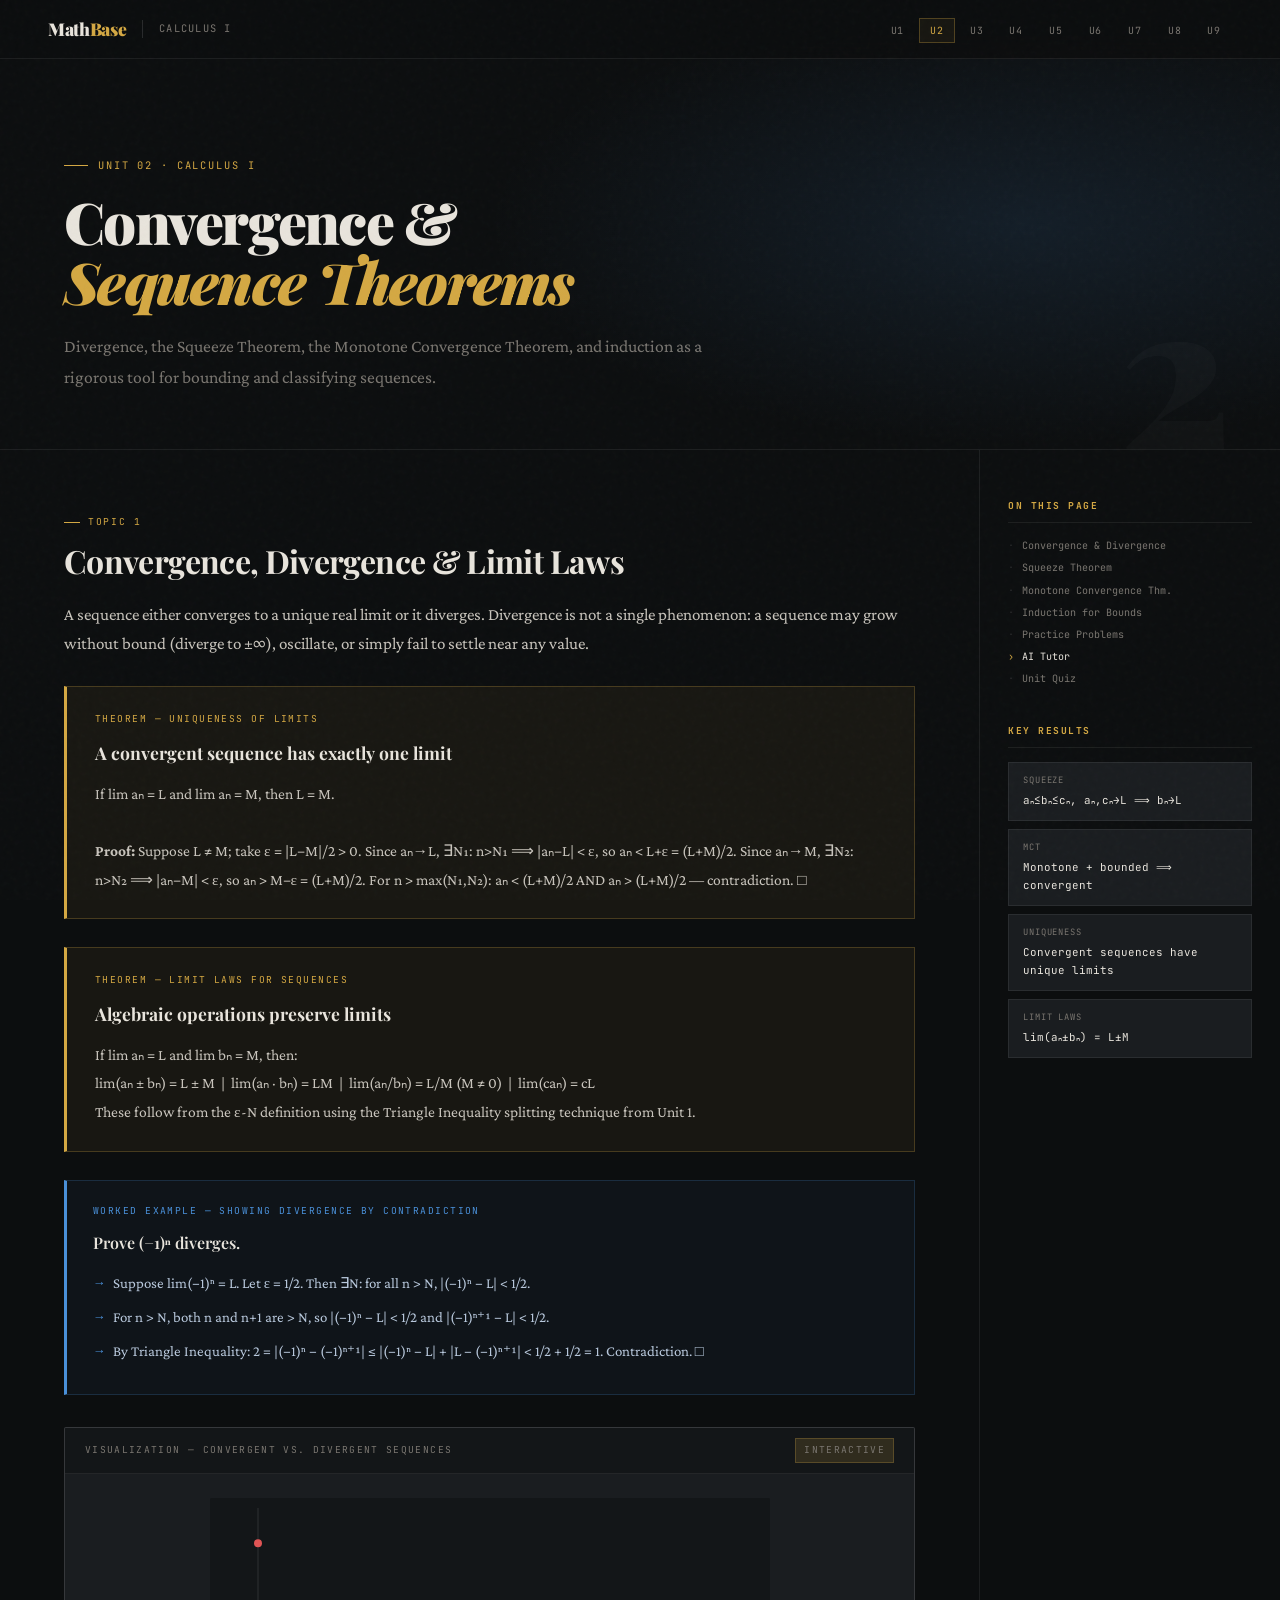
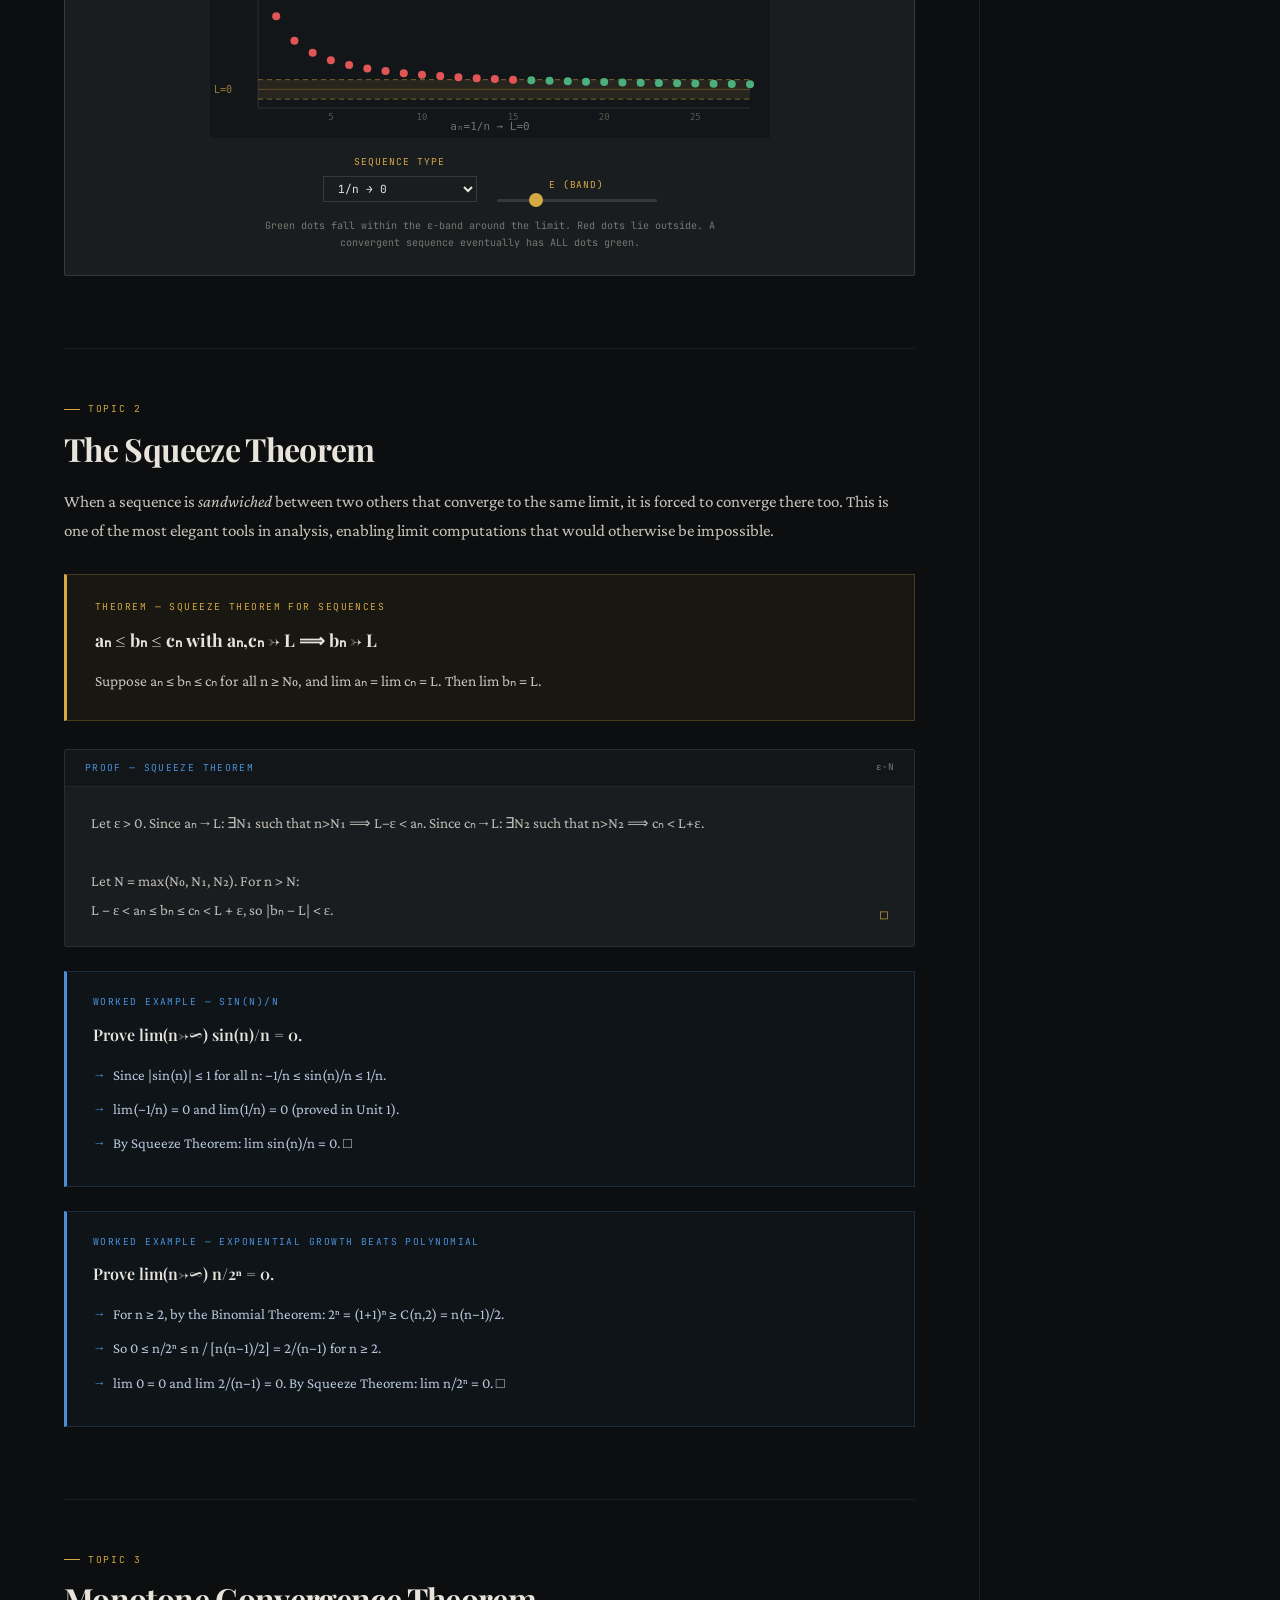
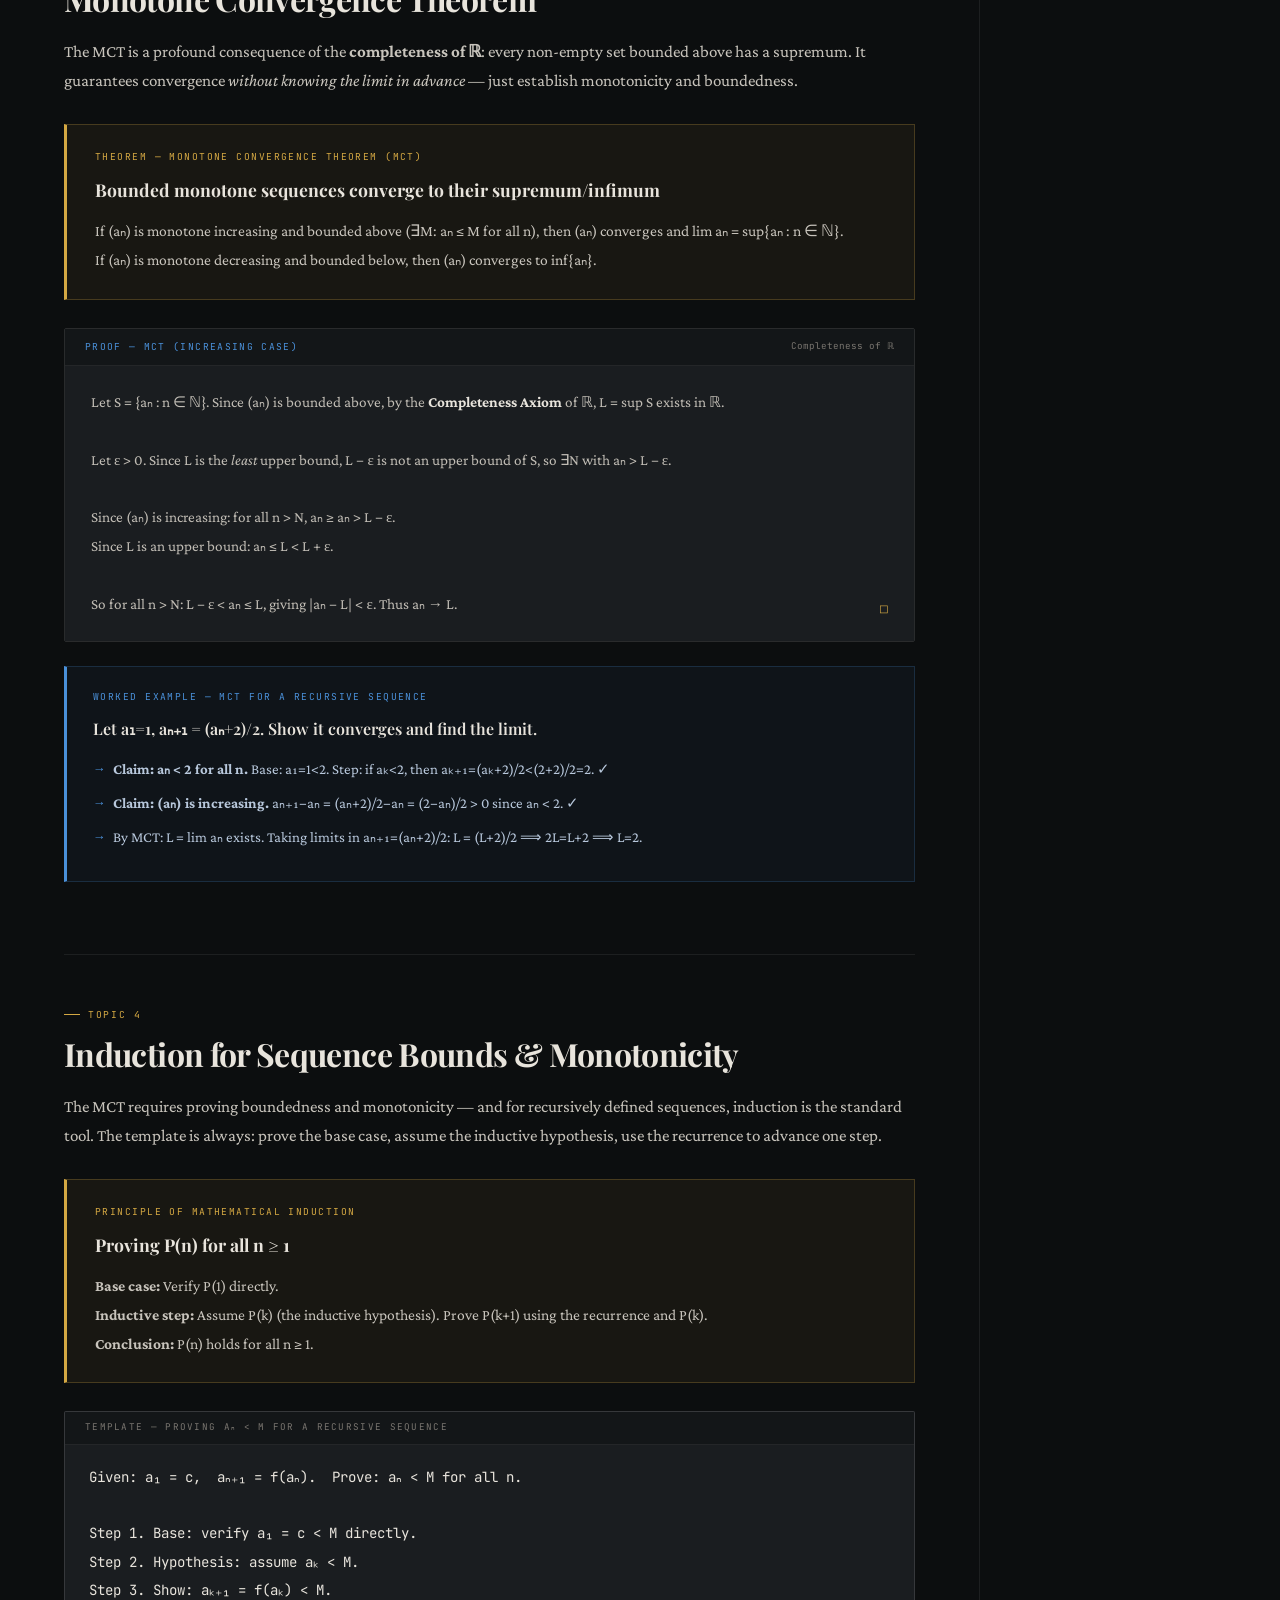
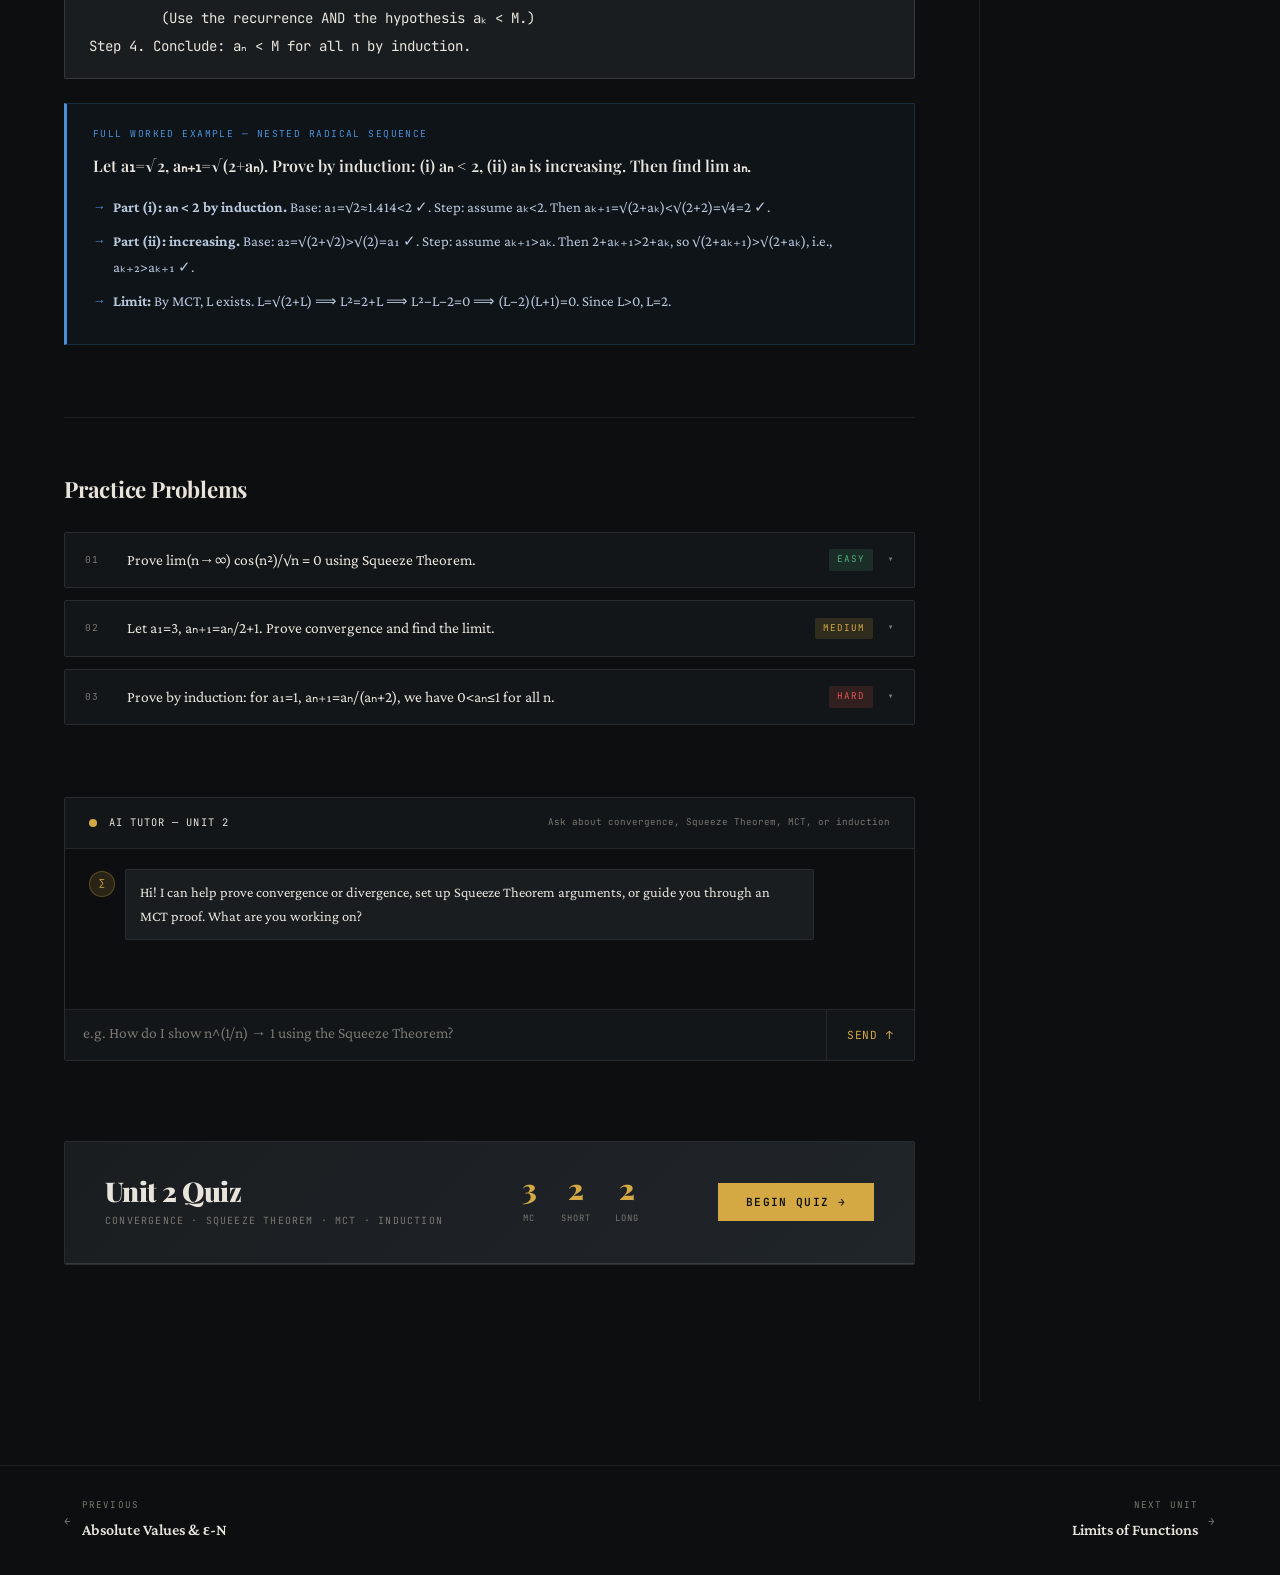
<file: unit2.html>
<!DOCTYPE html>
<html lang="en">
<head><meta charset="UTF-8"/><meta name="viewport" content="width=device-width,initial-scale=1"/>
<title>Unit 2 — Convergence & Sequence Theorems · Calculus I</title>
<link rel="stylesheet" href="shared.css"/></head>
<body>
<script>window.UNIT_CONTEXT = "Calculus I — Unit 2: Convergence and Divergence of sequences, Squeeze Theorem, Monotone Convergence Theorem (MCT), and Mathematical Induction for proving sequence bounds and monotonicity";</script>
<nav class="topnav"><a class="nav-brand" href="index.html"><span class="nav-brand-logo">Math<span>Base</span></span><span class="nav-divider"></span><span class="nav-course">Calculus I</span></a><ul class="nav-units"><li><a href="unit1.html">U1</a></li><li><a href="unit2.html" class="active">U2</a></li><li><a href="unit3.html">U3</a></li><li><a href="unit4.html">U4</a></li><li><a href="unit5.html">U5</a></li><li><a href="unit6.html">U6</a></li><li><a href="unit7.html">U7</a></li><li><a href="unit8.html">U8</a></li><li><a href="unit9.html">U9</a></li></ul></nav>
<section class="unit-hero"><div class="unit-hero-bg"></div><div class="unit-eyebrow">Unit 02 · Calculus I</div><h1>Convergence &amp;<br><em>Sequence Theorems</em></h1><p class="unit-hero-desc">Divergence, the Squeeze Theorem, the Monotone Convergence Theorem, and induction as a rigorous tool for bounding and classifying sequences.</p><div class="unit-hero-number">2</div></section>
<div class="page-body"><main class="main-content">

<div class="topic-block" id="convdiv">
  <div class="topic-label">Topic 1</div>
  <h2>Convergence, Divergence &amp; Limit Laws</h2>
  <p>A sequence either converges to a unique real limit or it diverges. Divergence is not a single phenomenon: a sequence may grow without bound (diverge to ±∞), oscillate, or simply fail to settle near any value.</p>

  <div class="theorem-box"><div class="thm-label">Theorem — Uniqueness of Limits</div><div class="thm-title">A convergent sequence has exactly one limit</div><div class="thm-body">If lim aₙ = L and lim aₙ = M, then L = M.<br><br><strong>Proof:</strong> Suppose L ≠ M; take ε = |L−M|/2 > 0. Since aₙ→L, ∃N₁: n>N₁ ⟹ |aₙ−L| &lt; ε, so aₙ &lt; L+ε = (L+M)/2. Since aₙ→M, ∃N₂: n>N₂ ⟹ |aₙ−M| &lt; ε, so aₙ > M−ε = (L+M)/2. For n > max(N₁,N₂): aₙ &lt; (L+M)/2 AND aₙ > (L+M)/2 — contradiction. □</div></div>

  <div class="theorem-box"><div class="thm-label">Theorem — Limit Laws for Sequences</div><div class="thm-title">Algebraic operations preserve limits</div><div class="thm-body">If lim aₙ = L and lim bₙ = M, then:<br>lim(aₙ ± bₙ) = L ± M &nbsp;|&nbsp; lim(aₙ · bₙ) = LM &nbsp;|&nbsp; lim(aₙ/bₙ) = L/M (M ≠ 0) &nbsp;|&nbsp; lim(caₙ) = cL<br>These follow from the ε-N definition using the Triangle Inequality splitting technique from Unit 1.</div></div>

  <div class="example-block"><div class="ex-label">Worked Example — Showing Divergence by Contradiction</div>
  <div class="ex-problem">Prove (−1)ⁿ diverges.</div>
  <div class="ex-step">Suppose lim(−1)ⁿ = L. Let ε = 1/2. Then ∃N: for all n > N, |(−1)ⁿ − L| &lt; 1/2.</div>
  <div class="ex-step">For n > N, both n and n+1 are > N, so |(−1)ⁿ − L| &lt; 1/2 and |(−1)ⁿ⁺¹ − L| &lt; 1/2.</div>
  <div class="ex-step">By Triangle Inequality: 2 = |(−1)ⁿ − (−1)ⁿ⁺¹| ≤ |(−1)ⁿ − L| + |L − (−1)ⁿ⁺¹| &lt; 1/2 + 1/2 = 1. Contradiction. □</div></div>

  <!-- Convergence/divergence visualization -->
  <div class="viz-container">
    <div class="viz-header"><span>Visualization — Convergent vs. Divergent Sequences</span><span class="viz-badge">Interactive</span></div>
    <div class="viz-body">
      <canvas id="convCanvas" width="560" height="240" style="max-width:100%;display:block;background:#131618;border-radius:2px"></canvas>
      <div class="viz-controls">
        <div class="viz-slider-group">
          <span class="viz-slider-label">Sequence type</span>
          <select id="seqType" style="background:var(--surface2);border:1px solid var(--border2);color:var(--text);font-family:'JetBrains Mono',monospace;font-size:.7rem;padding:4px 10px;outline:none;cursor:pointer">
            <option value="1n">1/n → 0</option>
            <option value="alt">(-1)ⁿ (diverges)</option>
            <option value="rat">(2n+1)/(n+3) → 2</option>
            <option value="geo">0.8ⁿ → 0</option>
          </select>
        </div>
        <div class="viz-slider-group">
          <span class="viz-slider-label">ε (band)</span>
          <input type="range" class="viz-slider" id="convEps" min="3" max="80" value="20" step="1"/>
        </div>
      </div>
      <div class="viz-caption" id="convCaption">Green dots fall within the ε-band around the limit. Red dots lie outside. A convergent sequence eventually has ALL dots green.</div>
    </div>
  </div>
</div>

<hr class="topic-divider"/>

<div class="topic-block" id="squeeze">
  <div class="topic-label">Topic 2</div>
  <h2>The Squeeze Theorem</h2>
  <p>When a sequence is <em>sandwiched</em> between two others that converge to the same limit, it is forced to converge there too. This is one of the most elegant tools in analysis, enabling limit computations that would otherwise be impossible.</p>

  <div class="theorem-box"><div class="thm-label">Theorem — Squeeze Theorem for Sequences</div><div class="thm-title">aₙ ≤ bₙ ≤ cₙ with aₙ,cₙ → L ⟹ bₙ → L</div><div class="thm-body">Suppose aₙ ≤ bₙ ≤ cₙ for all n ≥ N₀, and lim aₙ = lim cₙ = L. Then lim bₙ = L.</div></div>

  <div class="proof-block"><div class="proof-header"><span>Proof — Squeeze Theorem</span><span>ε-N</span></div><div class="proof-body">
    Let ε > 0. Since aₙ→L: ∃N₁ such that n>N₁ ⟹ L−ε &lt; aₙ. Since cₙ→L: ∃N₂ such that n>N₂ ⟹ cₙ &lt; L+ε.<br><br>
    Let N = max(N₀, N₁, N₂). For n > N:<br>
    L − ε &lt; aₙ ≤ bₙ ≤ cₙ &lt; L + ε, so |bₙ − L| &lt; ε. <span class="qed">□</span>
  </div></div>

  <div class="example-block"><div class="ex-label">Worked Example — sin(n)/n</div>
  <div class="ex-problem">Prove lim(n→∞) sin(n)/n = 0.</div>
  <div class="ex-step">Since |sin(n)| ≤ 1 for all n: −1/n ≤ sin(n)/n ≤ 1/n.</div>
  <div class="ex-step">lim(−1/n) = 0 and lim(1/n) = 0 (proved in Unit 1).</div>
  <div class="ex-step">By Squeeze Theorem: lim sin(n)/n = 0. □</div></div>

  <div class="example-block"><div class="ex-label">Worked Example — Exponential Growth Beats Polynomial</div>
  <div class="ex-problem">Prove lim(n→∞) n/2ⁿ = 0.</div>
  <div class="ex-step">For n ≥ 2, by the Binomial Theorem: 2ⁿ = (1+1)ⁿ ≥ C(n,2) = n(n−1)/2.</div>
  <div class="ex-step">So 0 ≤ n/2ⁿ ≤ n / [n(n−1)/2] = 2/(n−1) for n ≥ 2.</div>
  <div class="ex-step">lim 0 = 0 and lim 2/(n−1) = 0. By Squeeze Theorem: lim n/2ⁿ = 0. □</div></div>
</div>

<hr class="topic-divider"/>

<div class="topic-block" id="mct">
  <div class="topic-label">Topic 3</div>
  <h2>Monotone Convergence Theorem</h2>
  <p>The MCT is a profound consequence of the <strong>completeness of ℝ</strong>: every non-empty set bounded above has a supremum. It guarantees convergence <em>without knowing the limit in advance</em> — just establish monotonicity and boundedness.</p>

  <div class="theorem-box"><div class="thm-label">Theorem — Monotone Convergence Theorem (MCT)</div><div class="thm-title">Bounded monotone sequences converge to their supremum/infimum</div><div class="thm-body">If (aₙ) is monotone increasing and bounded above (∃M: aₙ ≤ M for all n), then (aₙ) converges and lim aₙ = sup{aₙ : n ∈ ℕ}.<br>If (aₙ) is monotone decreasing and bounded below, then (aₙ) converges to inf{aₙ}.</div></div>

  <div class="proof-block"><div class="proof-header"><span>Proof — MCT (increasing case)</span><span>Completeness of ℝ</span></div><div class="proof-body">
    Let S = {aₙ : n ∈ ℕ}. Since (aₙ) is bounded above, by the <strong>Completeness Axiom</strong> of ℝ, L = sup S exists in ℝ.<br><br>
    Let ε > 0. Since L is the <em>least</em> upper bound, L − ε is not an upper bound of S, so ∃N with aₙ > L − ε.<br><br>
    Since (aₙ) is increasing: for all n > N, aₙ ≥ aₙ > L − ε.<br>
    Since L is an upper bound: aₙ ≤ L &lt; L + ε.<br><br>
    So for all n > N: L − ε &lt; aₙ ≤ L, giving |aₙ − L| &lt; ε. Thus aₙ → L. <span class="qed">□</span>
  </div></div>

  <div class="example-block"><div class="ex-label">Worked Example — MCT for a Recursive Sequence</div>
  <div class="ex-problem">Let a₁=1, aₙ₊₁ = (aₙ+2)/2. Show it converges and find the limit.</div>
  <div class="ex-step"><strong>Claim: aₙ &lt; 2 for all n.</strong> Base: a₁=1&lt;2. Step: if aₖ&lt;2, then aₖ₊₁=(aₖ+2)/2&lt;(2+2)/2=2. ✓</div>
  <div class="ex-step"><strong>Claim: (aₙ) is increasing.</strong> aₙ₊₁−aₙ = (aₙ+2)/2−aₙ = (2−aₙ)/2 > 0 since aₙ &lt; 2. ✓</div>
  <div class="ex-step">By MCT: L = lim aₙ exists. Taking limits in aₙ₊₁=(aₙ+2)/2: L = (L+2)/2 ⟹ 2L=L+2 ⟹ L=2.</div></div>
</div>

<hr class="topic-divider"/>

<div class="topic-block" id="induction">
  <div class="topic-label">Topic 4</div>
  <h2>Induction for Sequence Bounds &amp; Monotonicity</h2>
  <p>The MCT requires proving boundedness and monotonicity — and for recursively defined sequences, induction is the standard tool. The template is always: prove the base case, assume the inductive hypothesis, use the recurrence to advance one step.</p>

  <div class="theorem-box"><div class="thm-label">Principle of Mathematical Induction</div><div class="thm-title">Proving P(n) for all n ≥ 1</div><div class="thm-body"><strong>Base case:</strong> Verify P(1) directly.<br><strong>Inductive step:</strong> Assume P(k) (the inductive hypothesis). Prove P(k+1) using the recurrence and P(k).<br><strong>Conclusion:</strong> P(n) holds for all n ≥ 1.</div></div>

  <div class="formula-block"><div class="f-label">Template — Proving aₙ &lt; M for a Recursive Sequence</div><div class="f-math">Given: a₁ = c,  aₙ₊₁ = f(aₙ).  Prove: aₙ &lt; M for all n.

Step 1. Base: verify a₁ = c &lt; M directly.
Step 2. Hypothesis: assume aₖ &lt; M.
Step 3. Show: aₖ₊₁ = f(aₖ) &lt; M.
         (Use the recurrence AND the hypothesis aₖ &lt; M.)
Step 4. Conclude: aₙ &lt; M for all n by induction.</div></div>

  <div class="example-block"><div class="ex-label">Full Worked Example — Nested Radical Sequence</div>
  <div class="ex-problem">Let a₁=√2, aₙ₊₁=√(2+aₙ). Prove by induction: (i) aₙ &lt; 2, (ii) aₙ is increasing. Then find lim aₙ.</div>
  <div class="ex-step"><strong>Part (i): aₙ &lt; 2 by induction.</strong> Base: a₁=√2≈1.414&lt;2 ✓. Step: assume aₖ&lt;2. Then aₖ₊₁=√(2+aₖ)&lt;√(2+2)=√4=2 ✓.</div>
  <div class="ex-step"><strong>Part (ii): increasing.</strong> Base: a₂=√(2+√2)>√(2)=a₁ ✓. Step: assume aₖ₊₁>aₖ. Then 2+aₖ₊₁>2+aₖ, so √(2+aₖ₊₁)>√(2+aₖ), i.e., aₖ₊₂>aₖ₊₁ ✓.</div>
  <div class="ex-step"><strong>Limit:</strong> By MCT, L exists. L=√(2+L) ⟹ L²=2+L ⟹ L²−L−2=0 ⟹ (L−2)(L+1)=0. Since L>0, L=2.</div></div>
</div>

<hr class="topic-divider"/>

<div class="practice-section topic-block" id="practice">
  <h3>Practice Problems</h3>
  <div class="practice-grid">
    <div class="practice-problem"><div class="pp-header"><span class="pp-num">01</span><span class="pp-q">Prove lim(n→∞) cos(n²)/√n = 0 using Squeeze Theorem.</span><span class="pp-diff diff-easy">Easy</span><span class="pp-toggle">▾</span></div><div class="pp-answer">Since |cos(n²)| ≤ 1: −1/√n ≤ cos(n²)/√n ≤ 1/√n. Both ±1/√n → 0. By Squeeze: limit = 0. □</div></div>
    <div class="practice-problem"><div class="pp-header"><span class="pp-num">02</span><span class="pp-q">Let a₁=3, aₙ₊₁=aₙ/2+1. Prove convergence and find the limit.</span><span class="pp-diff diff-med">Medium</span><span class="pp-toggle">▾</span></div><div class="pp-answer">aₙ₊₁−aₙ = 1−aₙ/2 &lt; 0 iff aₙ>2. By induction aₙ>2 (base a₁=3>2; step: aₙ>2⟹aₙ₊₁=aₙ/2+1>2). Decreasing and bounded below by 2 → MCT: L exists. L=L/2+1⟹L=2.</div></div>
    <div class="practice-problem"><div class="pp-header"><span class="pp-num">03</span><span class="pp-q">Prove by induction: for a₁=1, aₙ₊₁=aₙ/(aₙ+2), we have 0&lt;aₙ≤1 for all n.</span><span class="pp-diff diff-hard">Hard</span><span class="pp-toggle">▾</span></div><div class="pp-answer">Base: a₁=1∈(0,1] ✓. Step: assume 0&lt;aₖ≤1. Then aₖ>0⟹aₖ+2>2>0, so aₖ₊₁=aₖ/(aₖ+2)>0. Also aₖ≤1&lt;aₖ+2, so aₖ/(aₖ+2)&lt;1. So 0&lt;aₙ≤1 for all n. The sequence is decreasing (aₙ₊₁&lt;aₙ since aₙ/(aₙ+2)&lt;aₙ) and bounded below by 0; MCT gives convergence. Taking L=L/(L+2): L(L+2)=L ⟹ L²+L=0 ⟹ L=0.</div></div>
  </div>
</div>

<div class="ai-chat topic-block" id="ai-chat">
  <div class="ai-chat-header"><div class="ai-dot"></div><span>AI Tutor — Unit 2</span><small>Ask about convergence, Squeeze Theorem, MCT, or induction</small></div>
  <div class="chat-messages" id="chatMessages"><div class="msg ai"><div class="msg-avatar">∑</div><div class="msg-bubble">Hi! I can help prove convergence or divergence, set up Squeeze Theorem arguments, or guide you through an MCT proof. What are you working on?</div></div></div>
  <div class="chat-input-row"><textarea class="chat-input" id="chatInput" placeholder="e.g. How do I show n^(1/n) → 1 using the Squeeze Theorem?" rows="1"></textarea><button class="chat-send" id="sendBtn" onclick="sendMessage()">Send ↑</button></div>
</div>

<!-- QUIZ -->
<div class="quiz-section topic-block" id="quiz-u2">
  <div class="quiz-banner">
    <div class="quiz-banner-left"><h2>Unit 2 Quiz</h2><p>Convergence · Squeeze Theorem · MCT · Induction</p></div>
    <div class="quiz-meta"><div class="quiz-meta-item"><span class="quiz-meta-num">3</span><span class="quiz-meta-label">MC</span></div><div class="quiz-meta-item"><span class="quiz-meta-num">2</span><span class="quiz-meta-label">Short</span></div><div class="quiz-meta-item"><span class="quiz-meta-num">2</span><span class="quiz-meta-label">Long</span></div></div>
    <button class="quiz-start-btn">Begin Quiz →</button>
  </div>
  <div class="quiz-body">
    <div class="quiz-progress-bar"><div class="quiz-progress-fill"></div></div>
    <div class="quiz-section-label"><span class="qsl-icon">Section A</span><span class="qsl-title">Multiple Choice</span><span class="qsl-badge">3 Questions</span></div>

    <div class="quiz-question">
      <div class="qq-num">Question 1 — Multiple Choice</div>
      <div class="qq-text">The Monotone Convergence Theorem (MCT) guarantees that a sequence converges when it is:</div>
      <div class="qq-hint">Pay attention to whether both conditions are required, or just one.</div>
      <div class="mc-options">
        <div class="mc-option" data-correct="false"><span class="mc-letter">A</span><span class="mc-text">Bounded above (no monotonicity required)</span></div>
        <div class="mc-option" data-correct="false"><span class="mc-letter">B</span><span class="mc-text">Monotone increasing (no bound required)</span></div>
        <div class="mc-option" data-correct="true"><span class="mc-letter">C</span><span class="mc-text">Monotone AND bounded (both conditions needed)</span></div>
        <div class="mc-option" data-correct="false"><span class="mc-letter">D</span><span class="mc-text">Monotone decreasing (no bound needed since it can't go to +∞)</span></div>
      </div>
      <div class="mc-feedback"><strong>Correct!</strong> BOTH conditions are necessary. Counterexample for A: aₙ = (−1)ⁿ·n is bounded above (barely) but not convergent. Counterexample for B/D: aₙ = n is monotone increasing but unbounded and diverges to ∞. Monotone decreasing sequences can still diverge to −∞ if not bounded below.</div>
      <button class="qq-check-btn" data-type="mc" disabled>Check Answer</button>
    </div>

    <div class="quiz-question">
      <div class="qq-num">Question 2 — Multiple Choice</div>
      <div class="qq-text">To apply the Squeeze Theorem to show lim bₙ = L, you need:</div>
      <div class="qq-hint">Think carefully: does the bounding need to hold for ALL n, or just eventually?</div>
      <div class="mc-options">
        <div class="mc-option" data-correct="false"><span class="mc-letter">A</span><span class="mc-text">aₙ ≤ bₙ ≤ cₙ for ALL n ≥ 1 and lim aₙ = lim cₙ = L</span></div>
        <div class="mc-option" data-correct="true"><span class="mc-letter">B</span><span class="mc-text">aₙ ≤ bₙ ≤ cₙ for all n ≥ N₀ (some N₀) and lim aₙ = lim cₙ = L</span></div>
        <div class="mc-option" data-correct="false"><span class="mc-letter">C</span><span class="mc-text">aₙ ≤ bₙ ≤ cₙ for all n and lim aₙ = L and lim cₙ = M with L ≤ M</span></div>
        <div class="mc-option" data-correct="false"><span class="mc-letter">D</span><span class="mc-text">aₙ ≤ bₙ ≤ cₙ for all n and lim aₙ exists (lim cₙ not needed)</span></div>
      </div>
      <div class="mc-feedback"><strong>Correct!</strong> B. The squeezing only needs to hold <em>eventually</em> (for n ≥ N₀ for some N₀); behaviour of finitely many terms at the start doesn't affect convergence. A is slightly too restrictive (but also works). C is wrong because we need the same limit L for both bounds. D is wrong — we need both bounds to converge to the same L.</div>
      <button class="qq-check-btn" data-type="mc" disabled>Check Answer</button>
    </div>

    <div class="quiz-question">
      <div class="qq-num">Question 3 — Multiple Choice</div>
      <div class="qq-text">Suppose aₙ → L and all terms satisfy aₙ ≤ M. Can we conclude L ≤ M?</div>
      <div class="qq-hint">This tests whether limits preserve non-strict inequalities.</div>
      <div class="mc-options">
        <div class="mc-option" data-correct="false"><span class="mc-letter">A</span><span class="mc-text">No — limits don't preserve inequalities.</span></div>
        <div class="mc-option" data-correct="false"><span class="mc-letter">B</span><span class="mc-text">Yes, and in fact L &lt; M (the strict inequality is preserved).</span></div>
        <div class="mc-option" data-correct="true"><span class="mc-letter">C</span><span class="mc-text">Yes, L ≤ M (non-strict inequality is preserved, but L = M is possible).</span></div>
        <div class="mc-option" data-correct="false"><span class="mc-letter">D</span><span class="mc-text">Only if the sequence is monotone.</span></div>
      </div>
      <div class="mc-feedback"><strong>Correct!</strong> C. Limits preserve non-strict inequalities: if aₙ ≤ M for all n and aₙ → L, then L ≤ M. Proof: if L > M, take ε = (L−M)/2; eventually |aₙ−L|&lt;ε means aₙ > L−ε = (L+M)/2 > M, contradiction. But strict inequality is NOT preserved: aₙ = 1/n &lt; 1 for all n, yet lim aₙ = 0 &lt; 1, not 0 &lt; 1 becoming strict equality. Counter: aₙ = −1/n &lt; 0 but limit = 0, which is NOT &lt; 0.</div>
      <button class="qq-check-btn" data-type="mc" disabled>Check Answer</button>
    </div>

    <div class="quiz-section-label"><span class="qsl-icon">Section B</span><span class="qsl-title">Short Answer</span><span class="qsl-badge">2 Questions</span></div>

    <div class="quiz-question">
      <div class="qq-num">Question 4 — Short Answer</div>
      <div class="qq-text">Give a sequence (aₙ) that is bounded but diverges. (Write a short formula.)</div>
      <input type="text" class="sa-input" placeholder="e.g. (-1)^n" data-accept="(-1)^n|(-1)n|(-1)^n|sin(n*pi/2)|(−1)^n"/>
      <div class="sa-feedback incorrect-sfb">
        <span class="sa-answer-reveal">Example: aₙ = (−1)ⁿ. This is bounded (|aₙ| = 1 for all n) but diverges by oscillation (proved in the unit). Other valid examples: aₙ = sin(n·π/2), or aₙ = (−1)ⁿ + 1/n.</span>
      </div>
      <button class="qq-check-btn" data-type="sa">Check</button>
    </div>

    <div class="quiz-question">
      <div class="qq-num">Question 5 — Short Answer</div>
      <div class="qq-text">Given a₁ = 4 and aₙ₊₁ = √(aₙ + 2), suppose the sequence converges. What is lim(n→∞) aₙ? (Exact value.)</div>
      <input type="text" class="sa-input" placeholder="e.g. 2" data-accept="2|(1+√13)/2|2.30|(1+sqrt(13))/2"/>
      <div class="sa-feedback incorrect-sfb">
        <span class="sa-answer-reveal">L = (1+√13)/2 ≈ 2.30. Taking limits: L = √(L+2) ⟹ L² = L+2 ⟹ L²−L−2 = 0 ⟹ (L−2)(L+1) = 0... wait, re-check: L²=L+2 ⟹ L²−L−2=0 ⟹ L=(1±√9)/2 = (1±3)/2. So L=2 or L=−1. Since aₙ>0, L=2.</span>
      </div>
      <button class="qq-check-btn" data-type="sa">Check</button>
    </div>

    <div class="quiz-section-label"><span class="qsl-icon">Section C</span><span class="qsl-title">Long Answer</span><span class="qsl-badge">2 Questions</span></div>

    <div class="quiz-question">
      <div class="qq-num">Question 6 — Long Answer (Proof)</div>
      <div class="qq-text">Let a₁ = 5 and aₙ₊₁ = (aₙ + 4)/2. (a) Prove by induction that aₙ > 4 for all n. (b) Prove (aₙ) is strictly decreasing. (c) Conclude (aₙ) converges and find its limit.</div>
      <textarea class="la-textarea" placeholder="Write your full proof here..."></textarea>
      <button class="la-reveal-btn">Reveal Model Solution</button>
      <div class="la-solution"><div class="la-sol-label">Model Solution</div><div class="la-sol-body">
        <strong>(a) aₙ > 4 by induction.</strong> Base: a₁=5>4 ✓. Step: Assume aₖ>4. Then aₖ₊₁=(aₖ+4)/2>(4+4)/2=4 ✓.<br><br>
        <strong>(b) Decreasing.</strong> aₙ₊₁−aₙ = (aₙ+4)/2−aₙ = (4−aₙ)/2 &lt; 0 since aₙ>4 (from part a). So aₙ₊₁&lt;aₙ for all n. ✓<br><br>
        <strong>(c) Convergence.</strong> (aₙ) is monotone decreasing and bounded below by 4. By MCT, L = lim aₙ exists. Taking limits: L=(L+4)/2 ⟹ 2L=L+4 ⟹ L=4.
      </div></div>
    </div>

    <div class="quiz-question">
      <div class="qq-num">Question 7 — Long Answer (Squeeze Theorem)</div>
      <div class="qq-text">Prove that lim(n→∞) (2 + (−1)ⁿ/n²) = 2 using the Squeeze Theorem. Identify your bounding sequences explicitly and verify their limits.</div>
      <textarea class="la-textarea" placeholder="Identify upper/lower bounds, verify limits, apply Squeeze Theorem..."></textarea>
      <button class="la-reveal-btn">Reveal Model Solution</button>
      <div class="la-solution"><div class="la-sol-label">Model Solution</div><div class="la-sol-body">
        <strong>Bound:</strong> Since −1 ≤ (−1)ⁿ ≤ 1, we have −1/n² ≤ (−1)ⁿ/n² ≤ 1/n².<br>
        Adding 2: &nbsp;&nbsp;2 − 1/n² ≤ 2 + (−1)ⁿ/n² ≤ 2 + 1/n².<br><br>
        <strong>Limits of bounds:</strong> lim(2 − 1/n²) = 2 − lim(1/n²) = 2 − 0 = 2. Similarly lim(2 + 1/n²) = 2.<br><br>
        <strong>Conclusion:</strong> By the Squeeze Theorem: lim(2 + (−1)ⁿ/n²) = 2. □
      </div></div>
    </div>

    <div class="quiz-submit-row">
      <span class="quiz-submit-note">MC and Short Answer will be auto-scored. Long Answer solutions will be revealed.</span>
      <button class="quiz-submit-btn">Submit &amp; Score →</button>
    </div>
    <div class="quiz-score-panel">
      <div class="qs-title">Quiz Complete</div><div class="qs-score">—</div><div class="qs-label">out of 5 scored questions</div><p class="qs-msg"></p>
      <button class="quiz-retry-btn">↺ Retry Quiz</button>
    </div>
  </div>
</div>

</main>
<aside class="sidebar">
  <div class="sidebar-section"><h4>On This Page</h4><ul class="toc-list">
    <li><a href="#convdiv">Convergence & Divergence</a></li>
    <li><a href="#squeeze">Squeeze Theorem</a></li>
    <li><a href="#mct">Monotone Convergence Thm.</a></li>
    <li><a href="#induction">Induction for Bounds</a></li>
    <li><a href="#practice">Practice Problems</a></li>
    <li><a href="#ai-chat">AI Tutor</a></li>
    <li><a href="#quiz-u2">Unit Quiz</a></li>
  </ul></div>
  <div class="sidebar-section"><h4>Key Results</h4>
    <div class="formula-pill"><div class="fp-label">Squeeze</div><div class="fp-math">aₙ≤bₙ≤cₙ, aₙ,cₙ→L ⟹ bₙ→L</div></div>
    <div class="formula-pill"><div class="fp-label">MCT</div><div class="fp-math">Monotone + bounded ⟹ convergent</div></div>
    <div class="formula-pill"><div class="fp-label">Uniqueness</div><div class="fp-math">Convergent sequences have unique limits</div></div>
    <div class="formula-pill"><div class="fp-label">Limit Laws</div><div class="fp-math">lim(aₙ±bₙ) = L±M</div></div>
  </div>
</aside>
</div>
<div class="unit-nav">
  <a href="unit1.html" class="unit-nav-btn">← <div><span class="un-label">Previous</span><span class="un-title">Absolute Values & ε-N</span></div></a>
  <a href="unit3.html" class="unit-nav-btn"><div style="text-align:right"><span class="un-label">Next Unit</span><span class="un-title">Limits of Functions</span></div> →</a>
</div>
<script src="shared.js"></script>
<script>
(function(){
  const canvas = document.getElementById('convCanvas');
  if (!canvas) return;
  const ctx = canvas.getContext('2d');
  const seqSel = document.getElementById('seqType');
  const epsSlider = document.getElementById('convEps');
  const W = canvas.width, H = canvas.height;
  const PAD = 48, RPAD = 20, NTERMS = 28;

  const sequences = {
    '1n':  { fn: n => 1/n, L: 0, range: [-0.1, 1.2], label: 'aₙ=1/n → L=0' },
    'alt': { fn: n => Math.pow(-1,n), L: null, range: [-1.5, 1.5], label: 'aₙ=(−1)ⁿ — DIVERGES' },
    'rat': { fn: n => (2*n+1)/(n+3), L: 2, range: [0.2, 2.5], label: 'aₙ=(2n+1)/(n+3) → L=2' },
    'geo': { fn: n => Math.pow(0.8,n), L: 0, range: [-0.05, 1.0], label: 'aₙ=0.8ⁿ → L=0' }
  };

  function draw() {
    const key = seqSel.value;
    const seq = sequences[key];
    const eps = +epsSlider.value / 300;
    const [yMin, yMax] = seq.range;
    const plotW = W - PAD - RPAD, plotH = H - 50;

    ctx.clearRect(0, 0, W, H);
    ctx.fillStyle = '#131618'; ctx.fillRect(0, 0, W, H);

    const toX = n => PAD + ((n-1)/(NTERMS-1))*plotW;
    const toY = v => 16 + (1 - (v - yMin)/(yMax - yMin))*plotH;

    // eps band
    if (seq.L !== null) {
      const yTop = toY(seq.L + eps), yBot = toY(seq.L - eps);
      ctx.fillStyle = 'rgba(212,168,67,0.1)'; ctx.fillRect(PAD, yTop, plotW, yBot-yTop);
      ctx.strokeStyle = 'rgba(212,168,67,0.5)'; ctx.lineWidth=1; ctx.setLineDash([5,4]);
      ctx.beginPath(); ctx.moveTo(PAD,yTop); ctx.lineTo(PAD+plotW,yTop); ctx.stroke();
      ctx.beginPath(); ctx.moveTo(PAD,yBot); ctx.lineTo(PAD+plotW,yBot); ctx.stroke();
      ctx.setLineDash([]);
      // L line
      ctx.strokeStyle='rgba(212,168,67,0.3)'; ctx.lineWidth=1; ctx.setLineDash([]);
      ctx.beginPath(); ctx.moveTo(PAD,toY(seq.L)); ctx.lineTo(PAD+plotW,toY(seq.L)); ctx.stroke();
      ctx.fillStyle='rgba(212,168,67,0.7)'; ctx.font='10px JetBrains Mono,monospace'; ctx.textAlign='left';
      ctx.fillText('L='+seq.L, 4, toY(seq.L)+4);
    }

    // axis
    ctx.strokeStyle='rgba(255,255,255,0.12)'; ctx.lineWidth=1;
    ctx.beginPath(); ctx.moveTo(PAD,10); ctx.lineTo(PAD,H-30); ctx.stroke();
    ctx.beginPath(); ctx.moveTo(PAD,H-30); ctx.lineTo(W-RPAD,H-30); ctx.stroke();

    // dots
    for (let n=1; n<=NTERMS; n++) {
      const v = seq.fn(n);
      const x = toX(n), y = toY(v);
      const inBand = seq.L !== null && Math.abs(v - seq.L) < eps;
      ctx.fillStyle = seq.L === null ? '#e8924a' : (inBand ? '#4caf7d' : '#e05555');
      ctx.beginPath(); ctx.arc(x, y, 4, 0, Math.PI*2); ctx.fill();
    }

    // label
    ctx.fillStyle='rgba(255,255,255,0.4)'; ctx.font='11px JetBrains Mono,monospace'; ctx.textAlign='center';
    ctx.fillText(seq.label, W/2, H-8);

    // n-axis ticks
    [5,10,15,20,25].forEach(n => {
      ctx.fillStyle='#5a5650'; ctx.font='9px JetBrains Mono,monospace'; ctx.textAlign='center';
      ctx.fillText(n, toX(n), H-18);
    });
  }
  seqSel.addEventListener('change', draw);
  epsSlider.addEventListener('input', draw);
  draw();
})();
</script>
</body></html>
</file>
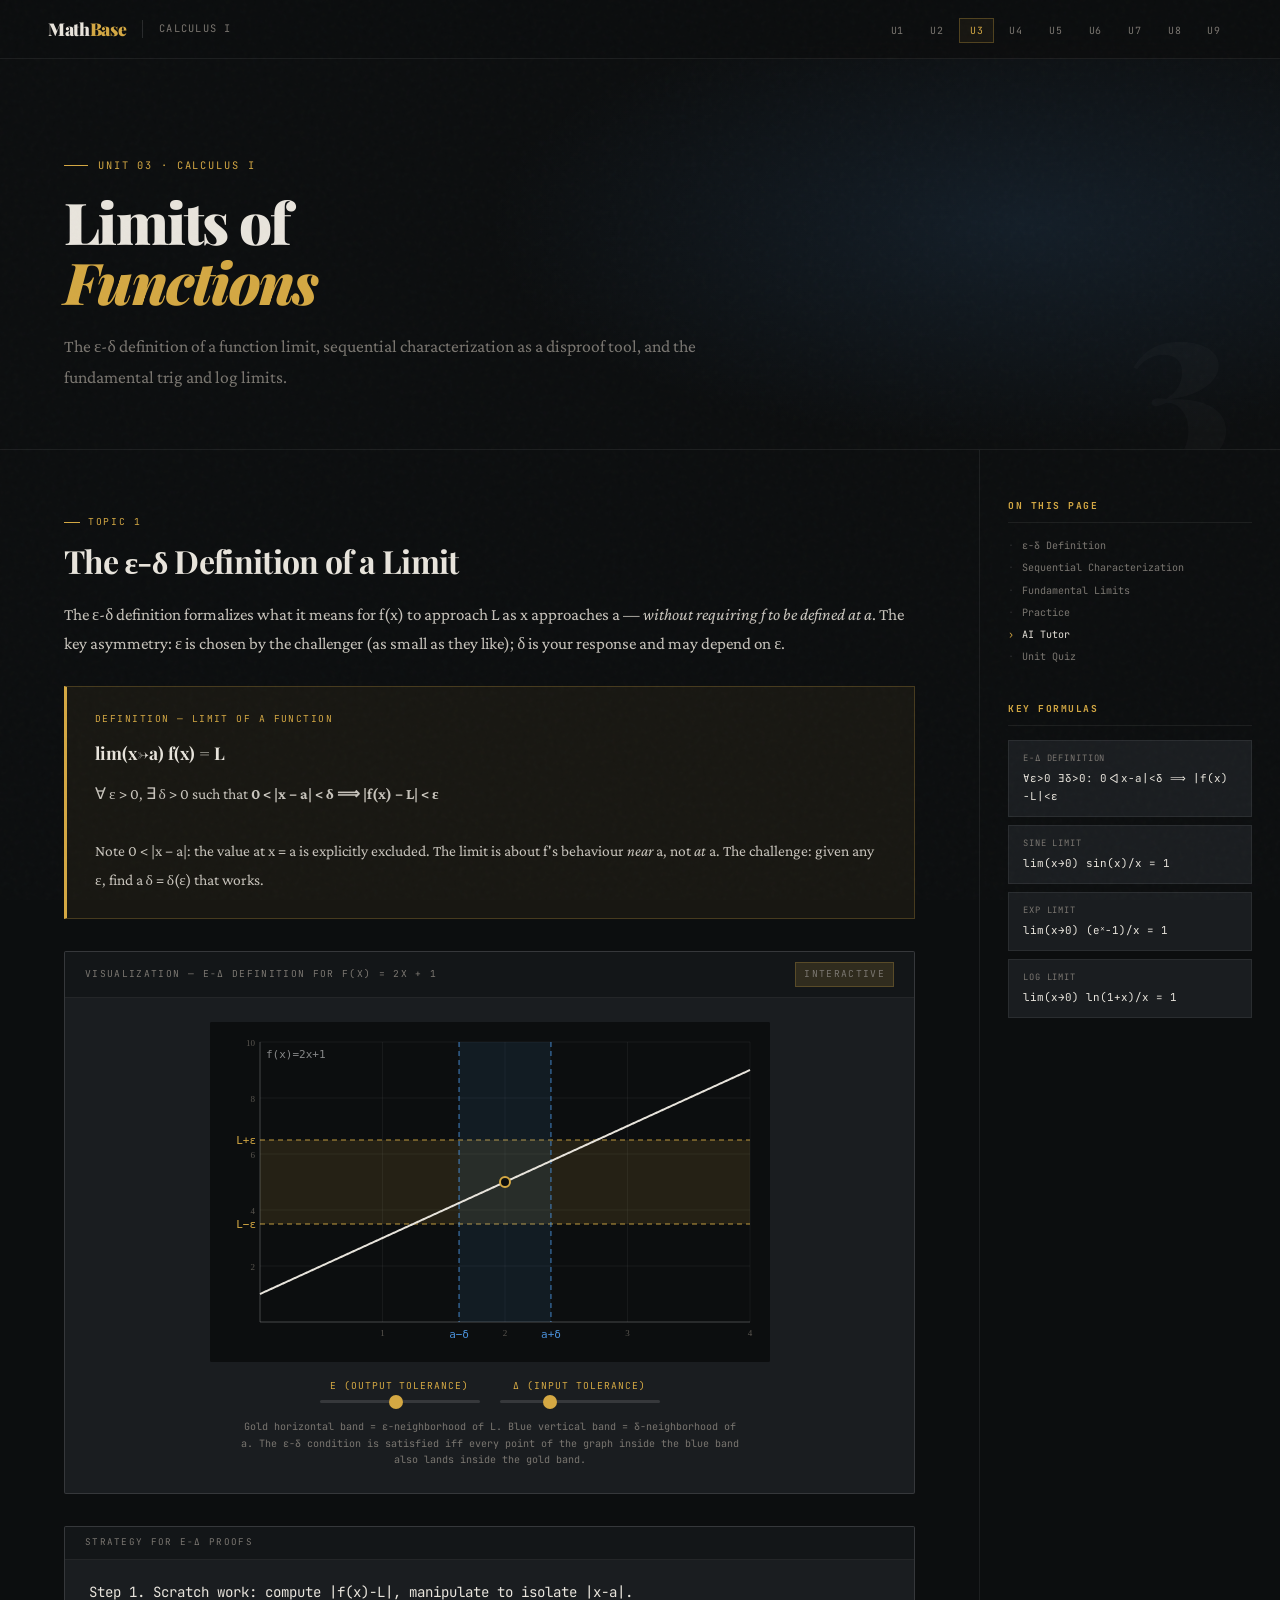
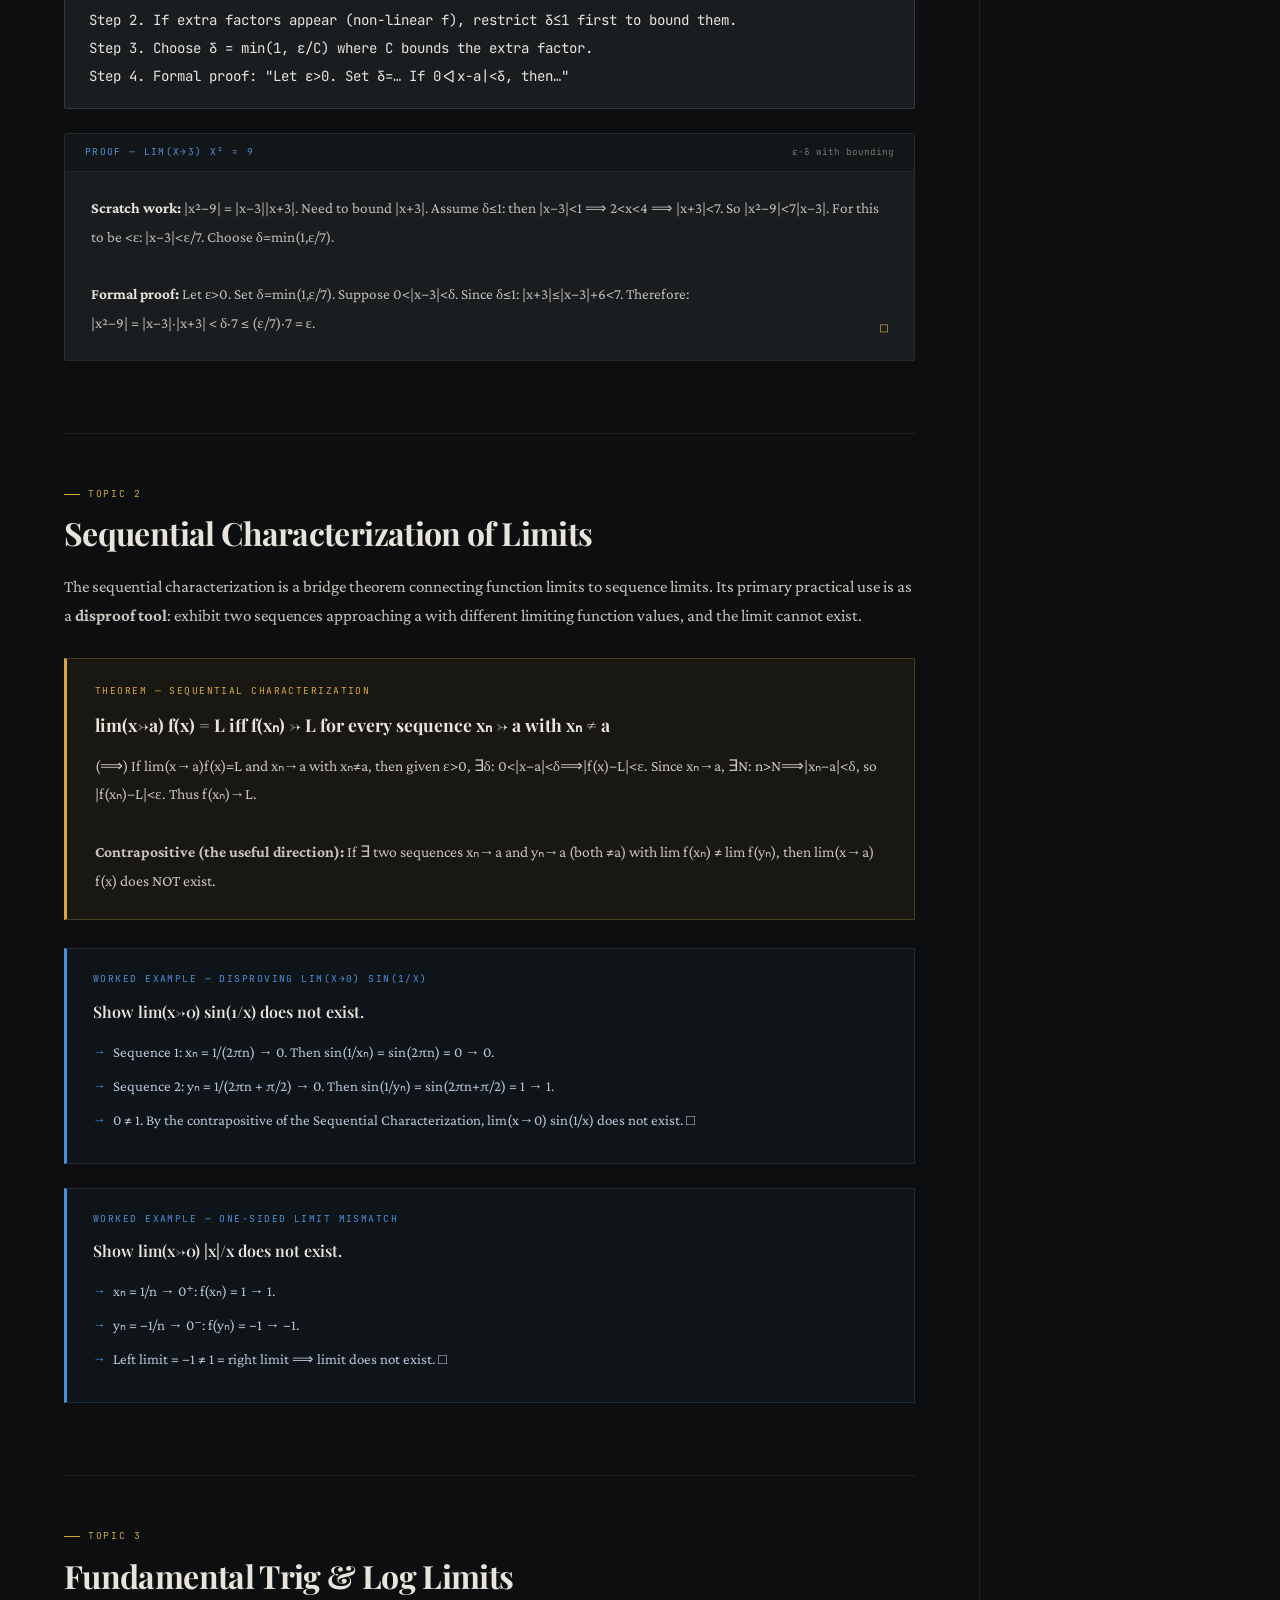
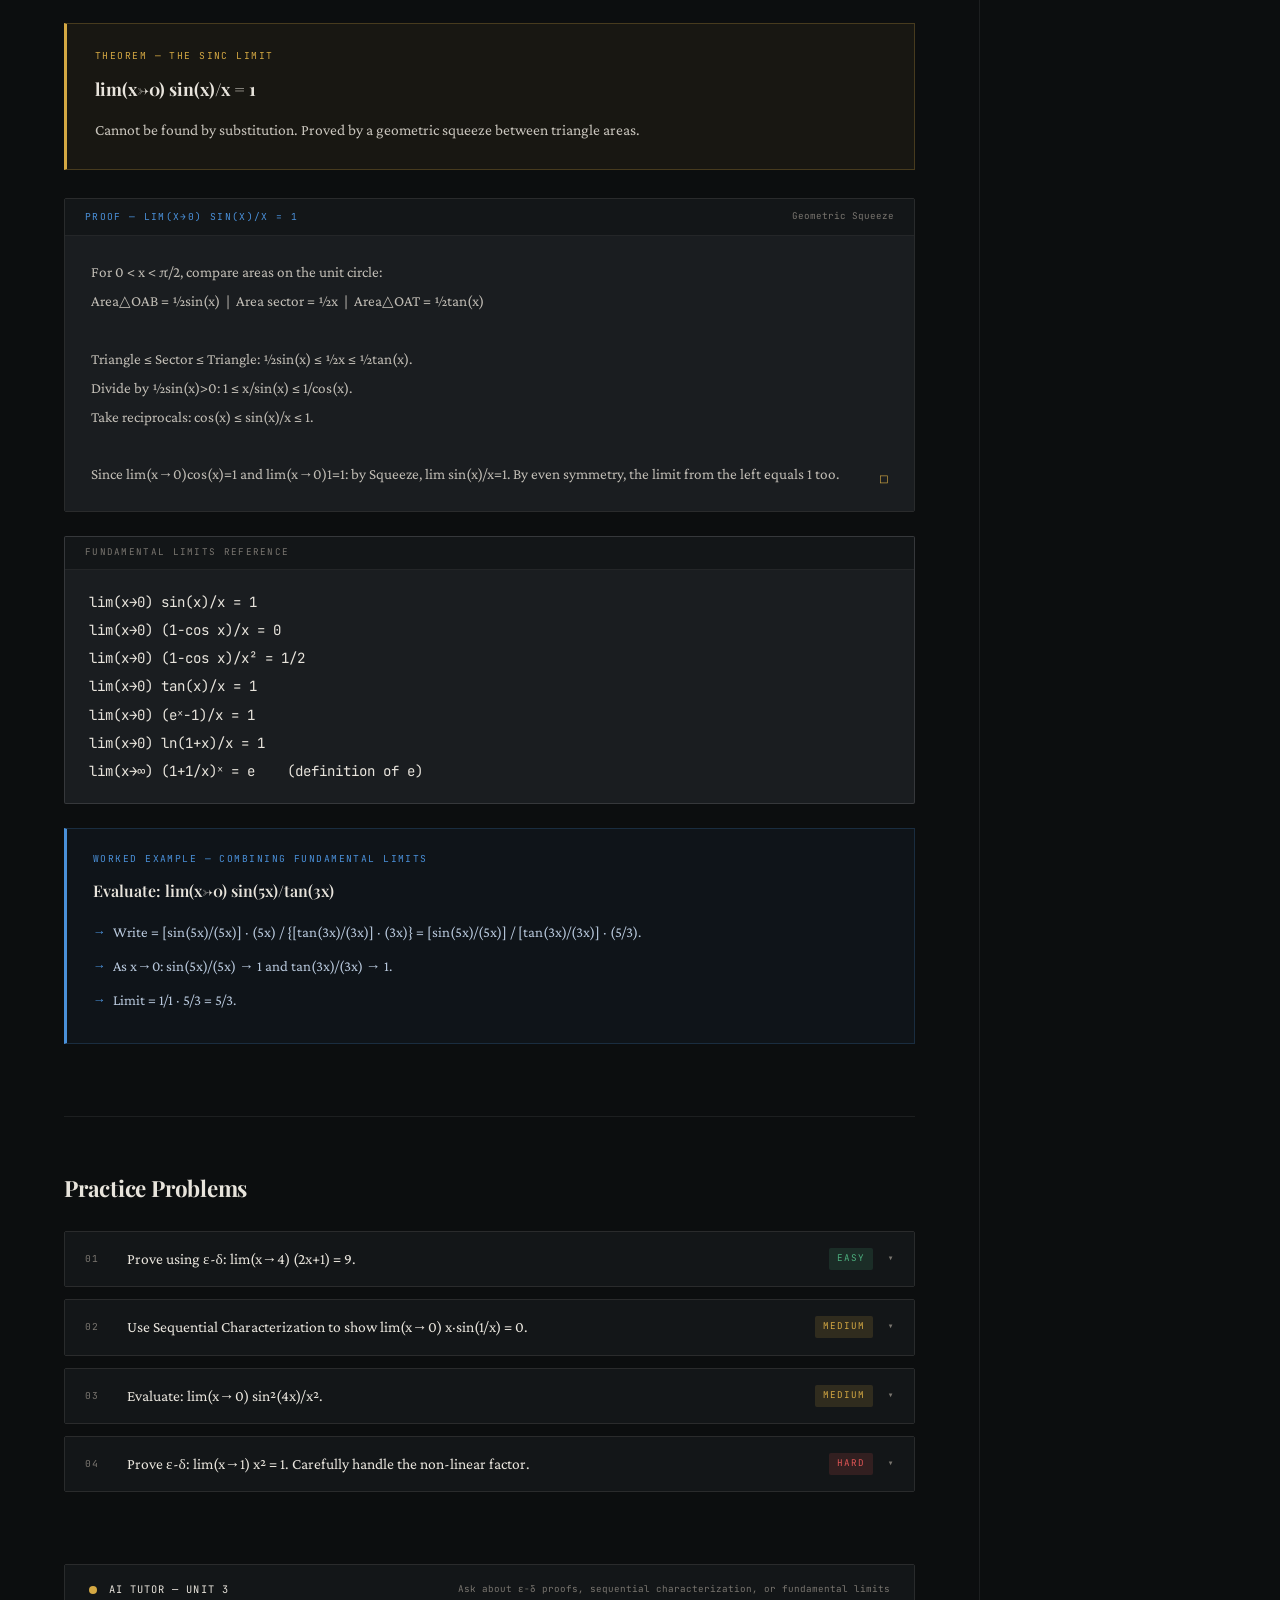
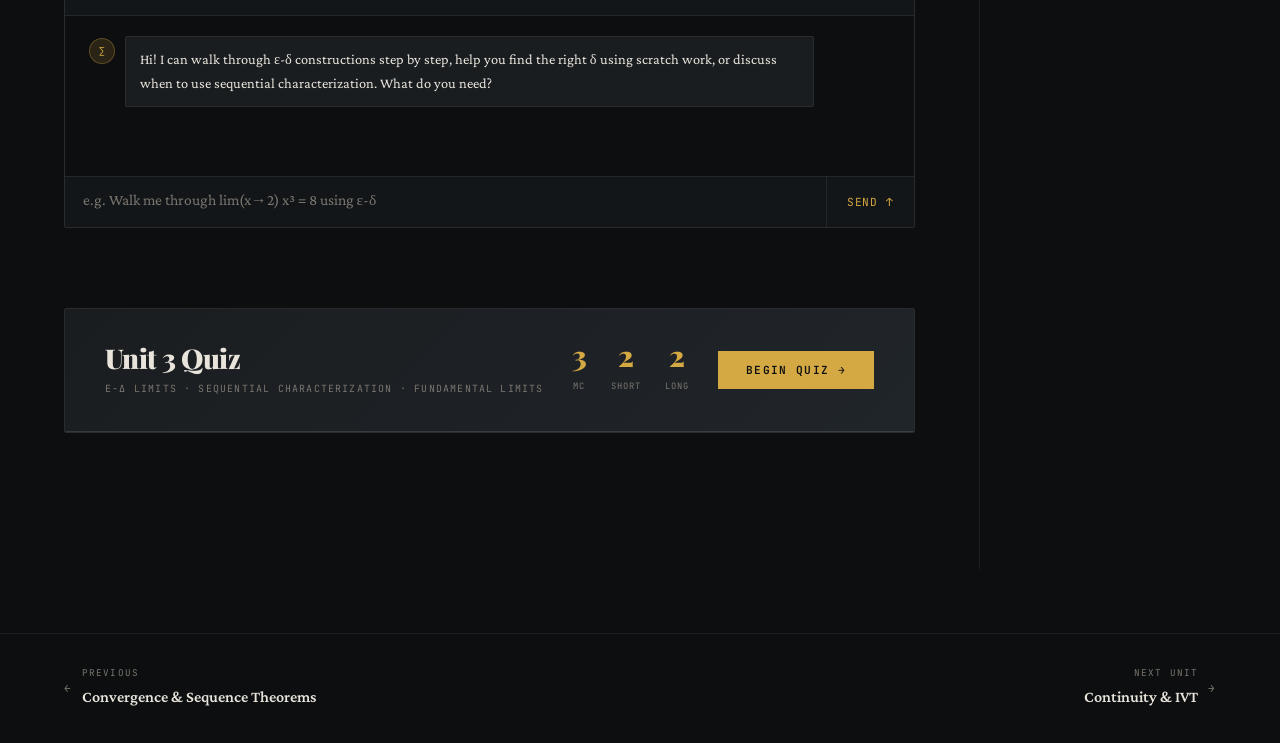
<file: unit3.html>
<!DOCTYPE html>
<html lang="en">
<head><meta charset="UTF-8"/><meta name="viewport" content="width=device-width,initial-scale=1"/>
<title>Unit 3 — Limits of Functions · Calculus I</title>
<link rel="stylesheet" href="shared.css"/></head>
<body>
<script>window.UNIT_CONTEXT = "Calculus I — Unit 3: Epsilon-Delta definition of limits of functions, Sequential Characterization of Limits (and its use to disprove limits), and Fundamental Trigonometric and Logarithmic limits";</script>
<nav class="topnav"><a class="nav-brand" href="index.html"><span class="nav-brand-logo">Math<span>Base</span></span><span class="nav-divider"></span><span class="nav-course">Calculus I</span></a><ul class="nav-units"><li><a href="unit1.html">U1</a></li><li><a href="unit2.html">U2</a></li><li><a href="unit3.html" class="active">U3</a></li><li><a href="unit4.html">U4</a></li><li><a href="unit5.html">U5</a></li><li><a href="unit6.html">U6</a></li><li><a href="unit7.html">U7</a></li><li><a href="unit8.html">U8</a></li><li><a href="unit9.html">U9</a></li></ul></nav>
<section class="unit-hero"><div class="unit-hero-bg"></div><div class="unit-eyebrow">Unit 03 · Calculus I</div><h1>Limits of<br><em>Functions</em></h1><p class="unit-hero-desc">The ε-δ definition of a function limit, sequential characterization as a disproof tool, and the fundamental trig and log limits.</p><div class="unit-hero-number">3</div></section>
<div class="page-body"><main class="main-content">

<div class="topic-block" id="epsdelta">
  <div class="topic-label">Topic 1</div>
  <h2>The ε-δ Definition of a Limit</h2>
  <p>The ε-δ definition formalizes what it means for f(x) to approach L as x approaches a — <em>without requiring f to be defined at a</em>. The key asymmetry: ε is chosen by the challenger (as small as they like); δ is your response and may depend on ε.</p>

  <div class="theorem-box"><div class="thm-label">Definition — Limit of a Function</div><div class="thm-title">lim(x→a) f(x) = L</div><div class="thm-body">∀ ε > 0, ∃ δ > 0 such that <strong>0 &lt; |x − a| &lt; δ ⟹ |f(x) − L| &lt; ε</strong><br><br>Note 0 &lt; |x − a|: the value at x = a is explicitly excluded. The limit is about f's behaviour <em>near</em> a, not <em>at</em> a. The challenge: given any ε, find a δ = δ(ε) that works.</div></div>

  <!-- INTERACTIVE ε-δ Visualization -->
  <div class="viz-container">
    <div class="viz-header"><span>Visualization — ε-δ Definition for f(x) = 2x + 1</span><span class="viz-badge">Interactive</span></div>
    <div class="viz-body">
      <canvas id="edCanvas" width="560" height="340" style="max-width:100%;display:block;background:#0c0e0f;border-radius:2px"></canvas>
      <div class="viz-controls">
        <div class="viz-slider-group"><span class="viz-slider-label">ε (output tolerance)</span><input type="range" class="viz-slider" id="edEps" min="5" max="100" value="50" step="1"/></div>
        <div class="viz-slider-group"><span class="viz-slider-label">δ (input tolerance)</span><input type="range" class="viz-slider" id="edDelta" min="2" max="80" value="25" step="1"/></div>
      </div>
      <div class="viz-caption">Gold horizontal band = ε-neighborhood of L. Blue vertical band = δ-neighborhood of a. The ε-δ condition is satisfied iff every point of the graph inside the blue band also lands inside the gold band.</div>
    </div>
  </div>

  <div class="formula-block"><div class="f-label">Strategy for ε-δ Proofs</div><div class="f-math">Step 1. Scratch work: compute |f(x)−L|, manipulate to isolate |x−a|.
Step 2. If extra factors appear (non-linear f), restrict δ≤1 first to bound them.
Step 3. Choose δ = min(1, ε/C) where C bounds the extra factor.
Step 4. Formal proof: "Let ε>0. Set δ=… If 0&lt;|x−a|&lt;δ, then…"</div></div>

  <div class="proof-block"><div class="proof-header"><span>Proof — lim(x→3) x² = 9</span><span>ε-δ with bounding</span></div><div class="proof-body">
    <strong>Scratch work:</strong> |x²−9| = |x−3||x+3|. Need to bound |x+3|. Assume δ≤1: then |x−3|&lt;1 ⟹ 2&lt;x&lt;4 ⟹ |x+3|&lt;7. So |x²−9|&lt;7|x−3|. For this to be &lt;ε: |x−3|&lt;ε/7. Choose δ=min(1,ε/7).<br><br>
    <strong>Formal proof:</strong> Let ε>0. Set δ=min(1,ε/7). Suppose 0&lt;|x−3|&lt;δ. Since δ≤1: |x+3|≤|x−3|+6&lt;7. Therefore:<br>
    |x²−9| = |x−3|·|x+3| &lt; δ·7 ≤ (ε/7)·7 = ε. <span class="qed">□</span>
  </div></div>
</div>

<hr class="topic-divider"/>

<div class="topic-block" id="seqchar">
  <div class="topic-label">Topic 2</div>
  <h2>Sequential Characterization of Limits</h2>
  <p>The sequential characterization is a bridge theorem connecting function limits to sequence limits. Its primary practical use is as a <strong>disproof tool</strong>: exhibit two sequences approaching a with different limiting function values, and the limit cannot exist.</p>

  <div class="theorem-box"><div class="thm-label">Theorem — Sequential Characterization</div><div class="thm-title">lim(x→a) f(x) = L iff f(xₙ) → L for every sequence xₙ → a with xₙ ≠ a</div><div class="thm-body">
    (⟹) If lim(x→a)f(x)=L and xₙ→a with xₙ≠a, then given ε>0, ∃δ: 0&lt;|x−a|&lt;δ⟹|f(x)−L|&lt;ε. Since xₙ→a, ∃N: n>N⟹|xₙ−a|&lt;δ, so |f(xₙ)−L|&lt;ε. Thus f(xₙ)→L.<br><br>
    <strong>Contrapositive (the useful direction):</strong> If ∃ two sequences xₙ→a and yₙ→a (both ≠a) with lim f(xₙ) ≠ lim f(yₙ), then lim(x→a) f(x) does NOT exist.
  </div></div>

  <div class="example-block"><div class="ex-label">Worked Example — Disproving lim(x→0) sin(1/x)</div>
  <div class="ex-problem">Show lim(x→0) sin(1/x) does not exist.</div>
  <div class="ex-step">Sequence 1: xₙ = 1/(2πn) → 0. Then sin(1/xₙ) = sin(2πn) = 0 → 0.</div>
  <div class="ex-step">Sequence 2: yₙ = 1/(2πn + π/2) → 0. Then sin(1/yₙ) = sin(2πn+π/2) = 1 → 1.</div>
  <div class="ex-step">0 ≠ 1. By the contrapositive of the Sequential Characterization, lim(x→0) sin(1/x) does not exist. □</div></div>

  <div class="example-block"><div class="ex-label">Worked Example — One-Sided Limit Mismatch</div>
  <div class="ex-problem">Show lim(x→0) |x|/x does not exist.</div>
  <div class="ex-step">xₙ = 1/n → 0⁺: f(xₙ) = 1 → 1.</div>
  <div class="ex-step">yₙ = −1/n → 0⁻: f(yₙ) = −1 → −1.</div>
  <div class="ex-step">Left limit = −1 ≠ 1 = right limit ⟹ limit does not exist. □</div></div>
</div>

<hr class="topic-divider"/>

<div class="topic-block" id="funlimits">
  <div class="topic-label">Topic 3</div>
  <h2>Fundamental Trig &amp; Log Limits</h2>

  <div class="theorem-box"><div class="thm-label">Theorem — The Sinc Limit</div><div class="thm-title">lim(x→0) sin(x)/x = 1</div><div class="thm-body">Cannot be found by substitution. Proved by a geometric squeeze between triangle areas.</div></div>

  <div class="proof-block"><div class="proof-header"><span>Proof — lim(x→0) sin(x)/x = 1</span><span>Geometric Squeeze</span></div><div class="proof-body">
    For 0 &lt; x &lt; π/2, compare areas on the unit circle:<br>
    Area△OAB = ½sin(x) &nbsp;|&nbsp; Area sector = ½x &nbsp;|&nbsp; Area△OAT = ½tan(x)<br><br>
    Triangle ≤ Sector ≤ Triangle: ½sin(x) ≤ ½x ≤ ½tan(x).<br>
    Divide by ½sin(x)>0: 1 ≤ x/sin(x) ≤ 1/cos(x).<br>
    Take reciprocals: cos(x) ≤ sin(x)/x ≤ 1.<br><br>
    Since lim(x→0)cos(x)=1 and lim(x→0)1=1: by Squeeze, lim sin(x)/x=1. By even symmetry, the limit from the left equals 1 too. <span class="qed">□</span>
  </div></div>

  <div class="formula-block"><div class="f-label">Fundamental Limits Reference</div><div class="f-math">lim(x→0) sin(x)/x = 1
lim(x→0) (1−cos x)/x = 0
lim(x→0) (1−cos x)/x² = 1/2
lim(x→0) tan(x)/x = 1
lim(x→0) (eˣ−1)/x = 1
lim(x→0) ln(1+x)/x = 1
lim(x→∞) (1+1/x)ˣ = e    (definition of e)</div></div>

  <div class="example-block"><div class="ex-label">Worked Example — Combining Fundamental Limits</div>
  <div class="ex-problem">Evaluate: lim(x→0) sin(5x)/tan(3x)</div>
  <div class="ex-step">Write = [sin(5x)/(5x)] · (5x) / {[tan(3x)/(3x)] · (3x)} = [sin(5x)/(5x)] / [tan(3x)/(3x)] · (5/3).</div>
  <div class="ex-step">As x→0: sin(5x)/(5x) → 1 and tan(3x)/(3x) → 1.</div>
  <div class="ex-step">Limit = 1/1 · 5/3 = 5/3.</div></div>
</div>

<hr class="topic-divider"/>

<div class="practice-section topic-block" id="practice">
  <h3>Practice Problems</h3>
  <div class="practice-grid">
    <div class="practice-problem"><div class="pp-header"><span class="pp-num">01</span><span class="pp-q">Prove using ε-δ: lim(x→4) (2x+1) = 9.</span><span class="pp-diff diff-easy">Easy</span><span class="pp-toggle">▾</span></div><div class="pp-answer">|f(x)−9| = |(2x+1)−9| = |2x−8| = 2|x−4|. Set δ=ε/2. If 0&lt;|x−4|&lt;δ: 2|x−4| &lt; 2δ = ε. □</div></div>
    <div class="practice-problem"><div class="pp-header"><span class="pp-num">02</span><span class="pp-q">Use Sequential Characterization to show lim(x→0) x·sin(1/x) = 0.</span><span class="pp-diff diff-med">Medium</span><span class="pp-toggle">▾</span></div><div class="pp-answer">Let xₙ→0, xₙ≠0. |xₙ·sin(1/xₙ)| = |xₙ|·|sin(1/xₙ)| ≤ |xₙ| → 0. So f(xₙ)→0 for every such sequence. By Sequential Characterization, limit = 0. □</div></div>
    <div class="practice-problem"><div class="pp-header"><span class="pp-num">03</span><span class="pp-q">Evaluate: lim(x→0) sin²(4x)/x².</span><span class="pp-diff diff-med">Medium</span><span class="pp-toggle">▾</span></div><div class="pp-answer">= [sin(4x)/(4x)]² · 16x²/x² = [sin(4x)/(4x)]² · 16. As x→0: [sin(4x)/(4x)]→1. Limit = 1·16 = 16.</div></div>
    <div class="practice-problem"><div class="pp-header"><span class="pp-num">04</span><span class="pp-q">Prove ε-δ: lim(x→1) x² = 1. Carefully handle the non-linear factor.</span><span class="pp-diff diff-hard">Hard</span><span class="pp-toggle">▾</span></div><div class="pp-answer">|x²−1|=|x−1||x+1|. If δ≤1: |x−1|&lt;1⟹0&lt;x&lt;2⟹|x+1|&lt;3. Choose δ=min(1,ε/3). For 0&lt;|x−1|&lt;δ: |x²−1|=|x−1||x+1|&lt;3δ≤ε. □</div></div>
  </div>
</div>

<div class="ai-chat topic-block" id="ai-chat">
  <div class="ai-chat-header"><div class="ai-dot"></div><span>AI Tutor — Unit 3</span><small>Ask about ε-δ proofs, sequential characterization, or fundamental limits</small></div>
  <div class="chat-messages" id="chatMessages"><div class="msg ai"><div class="msg-avatar">∑</div><div class="msg-bubble">Hi! I can walk through ε-δ constructions step by step, help you find the right δ using scratch work, or discuss when to use sequential characterization. What do you need?</div></div></div>
  <div class="chat-input-row"><textarea class="chat-input" id="chatInput" placeholder="e.g. Walk me through lim(x→2) x³ = 8 using ε-δ" rows="1"></textarea><button class="chat-send" id="sendBtn" onclick="sendMessage()">Send ↑</button></div>
</div>

<!-- QUIZ -->
<div class="quiz-section topic-block" id="quiz-u3">
  <div class="quiz-banner"><div class="quiz-banner-left"><h2>Unit 3 Quiz</h2><p>ε-δ Limits · Sequential Characterization · Fundamental Limits</p></div>
    <div class="quiz-meta"><div class="quiz-meta-item"><span class="quiz-meta-num">3</span><span class="quiz-meta-label">MC</span></div><div class="quiz-meta-item"><span class="quiz-meta-num">2</span><span class="quiz-meta-label">Short</span></div><div class="quiz-meta-item"><span class="quiz-meta-num">2</span><span class="quiz-meta-label">Long</span></div></div>
    <button class="quiz-start-btn">Begin Quiz →</button></div>
  <div class="quiz-body">
    <div class="quiz-progress-bar"><div class="quiz-progress-fill"></div></div>
    <div class="quiz-section-label"><span class="qsl-icon">Section A</span><span class="qsl-title">Multiple Choice</span><span class="qsl-badge">3 Questions</span></div>

    <div class="quiz-question">
      <div class="qq-num">Question 1</div>
      <div class="qq-text">In the ε-δ definition of lim(x→a) f(x) = L, the condition 0 &lt; |x−a| &lt; δ specifically excludes x = a. This means:</div>
      <div class="qq-hint">What does the limit actually measure?</div>
      <div class="mc-options">
        <div class="mc-option" data-correct="false"><span class="mc-letter">A</span><span class="mc-text">f(a) must be undefined for the limit to exist.</span></div>
        <div class="mc-option" data-correct="false"><span class="mc-letter">B</span><span class="mc-text">lim(x→a) f(x) can only equal f(a) if f is continuous.</span></div>
        <div class="mc-option" data-correct="true"><span class="mc-letter">C</span><span class="mc-text">The limit describes f's behaviour near a; the value f(a) (or whether it exists) is completely irrelevant to the limit.</span></div>
        <div class="mc-option" data-correct="false"><span class="mc-letter">D</span><span class="mc-text">The limit cannot equal f(a).</span></div>
      </div>
      <div class="mc-feedback"><strong>Correct!</strong> C. The 0 &lt; condition ensures x ≠ a, making f(a) irrelevant. A limit is about approach behaviour, not the value at the point. f(a) could be undefined, defined but different from L, or equal to L — all are compatible with lim(x→a)f(x)=L.</div>
      <button class="qq-check-btn" data-type="mc" disabled>Check Answer</button>
    </div>

    <div class="quiz-question">
      <div class="qq-num">Question 2</div>
      <div class="qq-text">To disprove that lim(x→0) f(x) = L using Sequential Characterization, you need:</div>
      <div class="qq-hint">Read the contrapositive carefully — what exactly are you constructing?</div>
      <div class="mc-options">
        <div class="mc-option" data-correct="false"><span class="mc-letter">A</span><span class="mc-text">One sequence xₙ→0 where f(xₙ) does not converge.</span></div>
        <div class="mc-option" data-correct="false"><span class="mc-letter">B</span><span class="mc-text">Two sequences where neither f(xₙ) nor f(yₙ) converge.</span></div>
        <div class="mc-option" data-correct="true"><span class="mc-letter">C</span><span class="mc-text">Two sequences xₙ→0 and yₙ→0 (both ≠0) where f(xₙ) and f(yₙ) converge to different limits.</span></div>
        <div class="mc-option" data-correct="false"><span class="mc-letter">D</span><span class="mc-text">One sequence xₙ→0 where f(xₙ) → M ≠ L (only one sequence needed).</span></div>
      </div>
      <div class="mc-feedback"><strong>Correct!</strong> C. Option D is tempting but wrong: finding one sequence giving M≠L only shows the limit isn't L; it doesn't show the limit doesn't exist (it could be M). To show the limit doesn't exist at all, you need two sequences approaching 0 giving different limits — proving no single L can work.</div>
      <button class="qq-check-btn" data-type="mc" disabled>Check Answer</button>
    </div>

    <div class="quiz-question">
      <div class="qq-num">Question 3</div>
      <div class="qq-text">What is lim(x→0) x²·sin(1/x)?</div>
      <div class="qq-hint">sin(1/x) oscillates wildly — does that necessarily cause the limit to fail?</div>
      <div class="mc-options">
        <div class="mc-option" data-correct="false"><span class="mc-letter">A</span><span class="mc-text">Does not exist, because sin(1/x) oscillates as x→0.</span></div>
        <div class="mc-option" data-correct="true"><span class="mc-letter">B</span><span class="mc-text">0, by the Squeeze Theorem: −x² ≤ x²sin(1/x) ≤ x².</span></div>
        <div class="mc-option" data-correct="false"><span class="mc-letter">C</span><span class="mc-text">1, since sin(1/x)/(1/x)→1 as x→0.</span></div>
        <div class="mc-option" data-correct="false"><span class="mc-letter">D</span><span class="mc-text">Cannot be determined without knowing the rate of oscillation.</span></div>
      </div>
      <div class="mc-feedback"><strong>Correct!</strong> B. The x² factor "damps" the oscillation. Since |sin(1/x)| ≤ 1: −x² ≤ x²sin(1/x) ≤ x². Both bounds go to 0, so the limit is 0. The trap is A: oscillation of sin(1/x) alone doesn't prevent the product from converging if it's multiplied by something that goes to 0.</div>
      <button class="qq-check-btn" data-type="mc" disabled>Check Answer</button>
    </div>

    <div class="quiz-section-label"><span class="qsl-icon">Section B</span><span class="qsl-title">Short Answer</span><span class="qsl-badge">2 Questions</span></div>

    <div class="quiz-question">
      <div class="qq-num">Question 4</div>
      <div class="qq-text">Evaluate: lim(x→0) sin(7x) / (3x). Give your answer as a fraction.</div>
      <input type="text" class="sa-input" placeholder="e.g. 7/3" data-accept="7/3|7/3"/>
      <div class="sa-feedback incorrect-sfb"><span class="sa-answer-reveal">7/3. Write = (7/3)·[sin(7x)/(7x)]. As x→0, sin(7x)/(7x)→1. Limit = 7/3.</span></div>
      <button class="qq-check-btn" data-type="sa">Check</button>
    </div>

    <div class="quiz-question">
      <div class="qq-num">Question 5</div>
      <div class="qq-text">In an ε-δ proof of lim(x→2) (3x−1) = 5, what is the correct choice of δ in terms of ε?</div>
      <input type="text" class="sa-input" placeholder="e.g. ε/3" data-accept="ε/3|e/3|eps/3|epsilon/3"/>
      <div class="sa-feedback incorrect-sfb"><span class="sa-answer-reveal">δ = ε/3. Since |(3x−1)−5| = |3x−6| = 3|x−2|, we need 3|x−2|&lt;ε, so |x−2|&lt;ε/3. Set δ=ε/3.</span></div>
      <button class="qq-check-btn" data-type="sa">Check</button>
    </div>

    <div class="quiz-section-label"><span class="qsl-icon">Section C</span><span class="qsl-title">Long Answer</span><span class="qsl-badge">2 Questions</span></div>

    <div class="quiz-question">
      <div class="qq-num">Question 6 — Long Answer (ε-δ Proof)</div>
      <div class="qq-text">Prove using the ε-δ definition: lim(x→2) x³ = 8. You must carefully bound the non-linear factor. Show all scratch work and the formal proof.</div>
      <textarea class="la-textarea" placeholder="Scratch work first: factor x³−8, restrict δ≤1 to bound, then formal proof..."></textarea>
      <button class="la-reveal-btn">Reveal Model Solution</button>
      <div class="la-solution"><div class="la-sol-label">Model Solution</div><div class="la-sol-body">
        <strong>Scratch work:</strong> x³−8 = (x−2)(x²+2x+4). Need to bound |x²+2x+4|. Assume δ≤1: then 1&lt;x&lt;3, so x²&lt;9, |2x|&lt;6, so x²+2x+4 &lt; 9+6+4=19. Thus |x³−8|&lt;19|x−2|. For 19|x−2|&lt;ε: |x−2|&lt;ε/19. Choose δ=min(1,ε/19).<br><br>
        <strong>Formal proof:</strong> Let ε>0. Set δ=min(1,ε/19). Suppose 0&lt;|x−2|&lt;δ. Since δ≤1: 1&lt;x&lt;3, so x²+2x+4 ≤ 9+6+4=19. Therefore:<br>
        |x³−8| = |x−2|·|x²+2x+4| &lt; δ·19 ≤ (ε/19)·19 = ε. □
      </div></div>
    </div>

    <div class="quiz-question">
      <div class="qq-num">Question 7 — Long Answer (Disproof)</div>
      <div class="qq-text">Let f(x) = x/|x| for x ≠ 0. Use the Sequential Characterization to prove that lim(x→0) f(x) does not exist. Be explicit about your two sequences and their function values.</div>
      <textarea class="la-textarea" placeholder="Identify two sequences, compute f at each, show different limits..."></textarea>
      <button class="la-reveal-btn">Reveal Model Solution</button>
      <div class="la-solution"><div class="la-sol-label">Model Solution</div><div class="la-sol-body">
        <strong>Suppose</strong> for contradiction that lim(x→0) f(x) = L for some L.<br><br>
        <strong>Sequence 1:</strong> xₙ = 1/n > 0. Then xₙ → 0 and f(xₙ) = (1/n)/|1/n| = 1 → 1. So L must equal 1.<br><br>
        <strong>Sequence 2:</strong> yₙ = −1/n &lt; 0. Then yₙ → 0 and f(yₙ) = (−1/n)/|−1/n| = −1 → −1. So L must equal −1.<br><br>
        But 1 ≠ −1, so no single L can equal both. By the contrapositive of the Sequential Characterization, lim(x→0) f(x) does not exist. □
      </div></div>
    </div>

    <div class="quiz-submit-row"><span class="quiz-submit-note">MC and Short Answer auto-scored.</span><button class="quiz-submit-btn">Submit &amp; Score →</button></div>
    <div class="quiz-score-panel"><div class="qs-title">Quiz Complete</div><div class="qs-score">—</div><div class="qs-label">out of 5 scored questions</div><p class="qs-msg"></p><button class="quiz-retry-btn">↺ Retry Quiz</button></div>
  </div>
</div>

</main>
<aside class="sidebar">
  <div class="sidebar-section"><h4>On This Page</h4><ul class="toc-list">
    <li><a href="#epsdelta">ε-δ Definition</a></li><li><a href="#seqchar">Sequential Characterization</a></li><li><a href="#funlimits">Fundamental Limits</a></li><li><a href="#practice">Practice</a></li><li><a href="#ai-chat">AI Tutor</a></li><li><a href="#quiz-u3">Unit Quiz</a></li>
  </ul></div>
  <div class="sidebar-section"><h4>Key Formulas</h4>
    <div class="formula-pill"><div class="fp-label">ε-δ Definition</div><div class="fp-math">∀ε>0 ∃δ>0: 0&lt;|x−a|&lt;δ ⟹ |f(x)−L|&lt;ε</div></div>
    <div class="formula-pill"><div class="fp-label">Sine Limit</div><div class="fp-math">lim(x→0) sin(x)/x = 1</div></div>
    <div class="formula-pill"><div class="fp-label">Exp Limit</div><div class="fp-math">lim(x→0) (eˣ−1)/x = 1</div></div>
    <div class="formula-pill"><div class="fp-label">Log Limit</div><div class="fp-math">lim(x→0) ln(1+x)/x = 1</div></div>
  </div>
</aside>
</div>
<div class="unit-nav"><a href="unit2.html" class="unit-nav-btn">← <div><span class="un-label">Previous</span><span class="un-title">Convergence & Sequence Theorems</span></div></a><a href="unit4.html" class="unit-nav-btn"><div style="text-align:right"><span class="un-label">Next Unit</span><span class="un-title">Continuity & IVT</span></div> →</a></div>
<script src="shared.js"></script>
<script>
(function(){
  const canvas = document.getElementById('edCanvas');
  if(!canvas) return;
  const ctx = canvas.getContext('2d');
  const epsSlider = document.getElementById('edEps');
  const deltaSlider = document.getElementById('edDelta');
  const W=canvas.width, H=canvas.height;
  const a=2, L=5; // lim(x→2)(2x+1)=5
  const xMin=0, xMax=4, yMin=0, yMax=10;
  const pad={l:50,r:20,t:20,b:40};
  const pw=W-pad.l-pad.r, ph=H-pad.t-pad.b;
  const toSX=x=>pad.l+(x-xMin)/(xMax-xMin)*pw;
  const toSY=y=>pad.t+(1-(y-yMin)/(yMax-yMin))*ph;
  const f=x=>2*x+1;

  function draw(){
    const eps=+epsSlider.value/100*3;
    const delta=+deltaSlider.value/100*1.5;
    ctx.clearRect(0,0,W,H);
    ctx.fillStyle='#0c0e0f'; ctx.fillRect(0,0,W,H);

    // grid
    ctx.strokeStyle='rgba(255,255,255,0.05)'; ctx.lineWidth=1;
    for(let x=0;x<=4;x++){ctx.beginPath();ctx.moveTo(toSX(x),pad.t);ctx.lineTo(toSX(x),pad.t+ph);ctx.stroke();}
    for(let y=0;y<=10;y+=2){ctx.beginPath();ctx.moveTo(pad.l,toSY(y));ctx.lineTo(pad.l+pw,toSY(y));ctx.stroke();}

    // ε band (horizontal)
    const yTop=toSY(L+eps), yBot=toSY(L-eps);
    ctx.fillStyle='rgba(212,168,67,0.12)'; ctx.fillRect(pad.l,yTop,pw,yBot-yTop);
    ctx.strokeStyle='rgba(212,168,67,0.6)'; ctx.lineWidth=1.5; ctx.setLineDash([5,4]);
    ctx.beginPath();ctx.moveTo(pad.l,yTop);ctx.lineTo(pad.l+pw,yTop);ctx.stroke();
    ctx.beginPath();ctx.moveTo(pad.l,yBot);ctx.lineTo(pad.l+pw,yBot);ctx.stroke();
    ctx.setLineDash([]);

    // δ band (vertical)
    const xLeft=toSX(a-delta), xRight=toSX(a+delta);
    ctx.fillStyle='rgba(74,144,217,0.1)'; ctx.fillRect(xLeft,pad.t,xRight-xLeft,ph);
    ctx.strokeStyle='rgba(74,144,217,0.6)'; ctx.lineWidth=1.5; ctx.setLineDash([5,4]);
    ctx.beginPath();ctx.moveTo(xLeft,pad.t);ctx.lineTo(xLeft,pad.t+ph);ctx.stroke();
    ctx.beginPath();ctx.moveTo(xRight,pad.t);ctx.lineTo(xRight,pad.t+ph);ctx.stroke();
    ctx.setLineDash([]);

    // function curve
    ctx.strokeStyle='#e8e4dc'; ctx.lineWidth=2; ctx.setLineDash([]);
    ctx.beginPath();
    for(let px=0;px<=pw;px++){
      const x=xMin+(px/pw)*(xMax-xMin);
      const y=f(x);
      if(px===0) ctx.moveTo(pad.l+px,toSY(y));
      else ctx.lineTo(pad.l+px,toSY(y));
    }
    ctx.stroke();

    // open circle at (a, L)
    ctx.beginPath();ctx.arc(toSX(a),toSY(L),5,0,Math.PI*2);
    ctx.fillStyle='#0c0e0f'; ctx.fill();
    ctx.strokeStyle='#d4a843'; ctx.lineWidth=2; ctx.stroke();

    // labels
    ctx.fillStyle='#d4a843'; ctx.font='11px JetBrains Mono,monospace'; ctx.textAlign='right';
    ctx.fillText('L+ε',pad.l-4,yTop+4); ctx.fillText('L−ε',pad.l-4,yBot+4);
    ctx.fillStyle='#4a90d9'; ctx.textAlign='center';
    ctx.fillText('a−δ',xLeft,pad.t+ph+16); ctx.fillText('a+δ',xRight,pad.t+ph+16);
    ctx.fillStyle='rgba(255,255,255,0.5)'; ctx.textAlign='left';
    ctx.fillText('f(x)=2x+1',pad.l+6,pad.t+16);

    // axes
    ctx.strokeStyle='rgba(255,255,255,0.2)'; ctx.lineWidth=1;
    ctx.beginPath();ctx.moveTo(pad.l,pad.t);ctx.lineTo(pad.l,pad.t+ph);ctx.stroke();
    ctx.beginPath();ctx.moveTo(pad.l,pad.t+ph);ctx.lineTo(pad.l+pw,pad.t+ph);ctx.stroke();
    [1,2,3,4].forEach(x=>{ctx.fillStyle='#5a5650';ctx.font='9px JetBrains Mono';ctx.textAlign='center';ctx.fillText(x,toSX(x),pad.t+ph+14);});
    [2,4,6,8,10].forEach(y=>{ctx.fillStyle='#5a5650';ctx.font='9px JetBrains Mono';ctx.textAlign='right';ctx.fillText(y,pad.l-5,toSY(y)+4);});
  }
  epsSlider.addEventListener('input',draw);
  deltaSlider.addEventListener('input',draw);
  draw();
})();
</script>
</body></html>
</file>
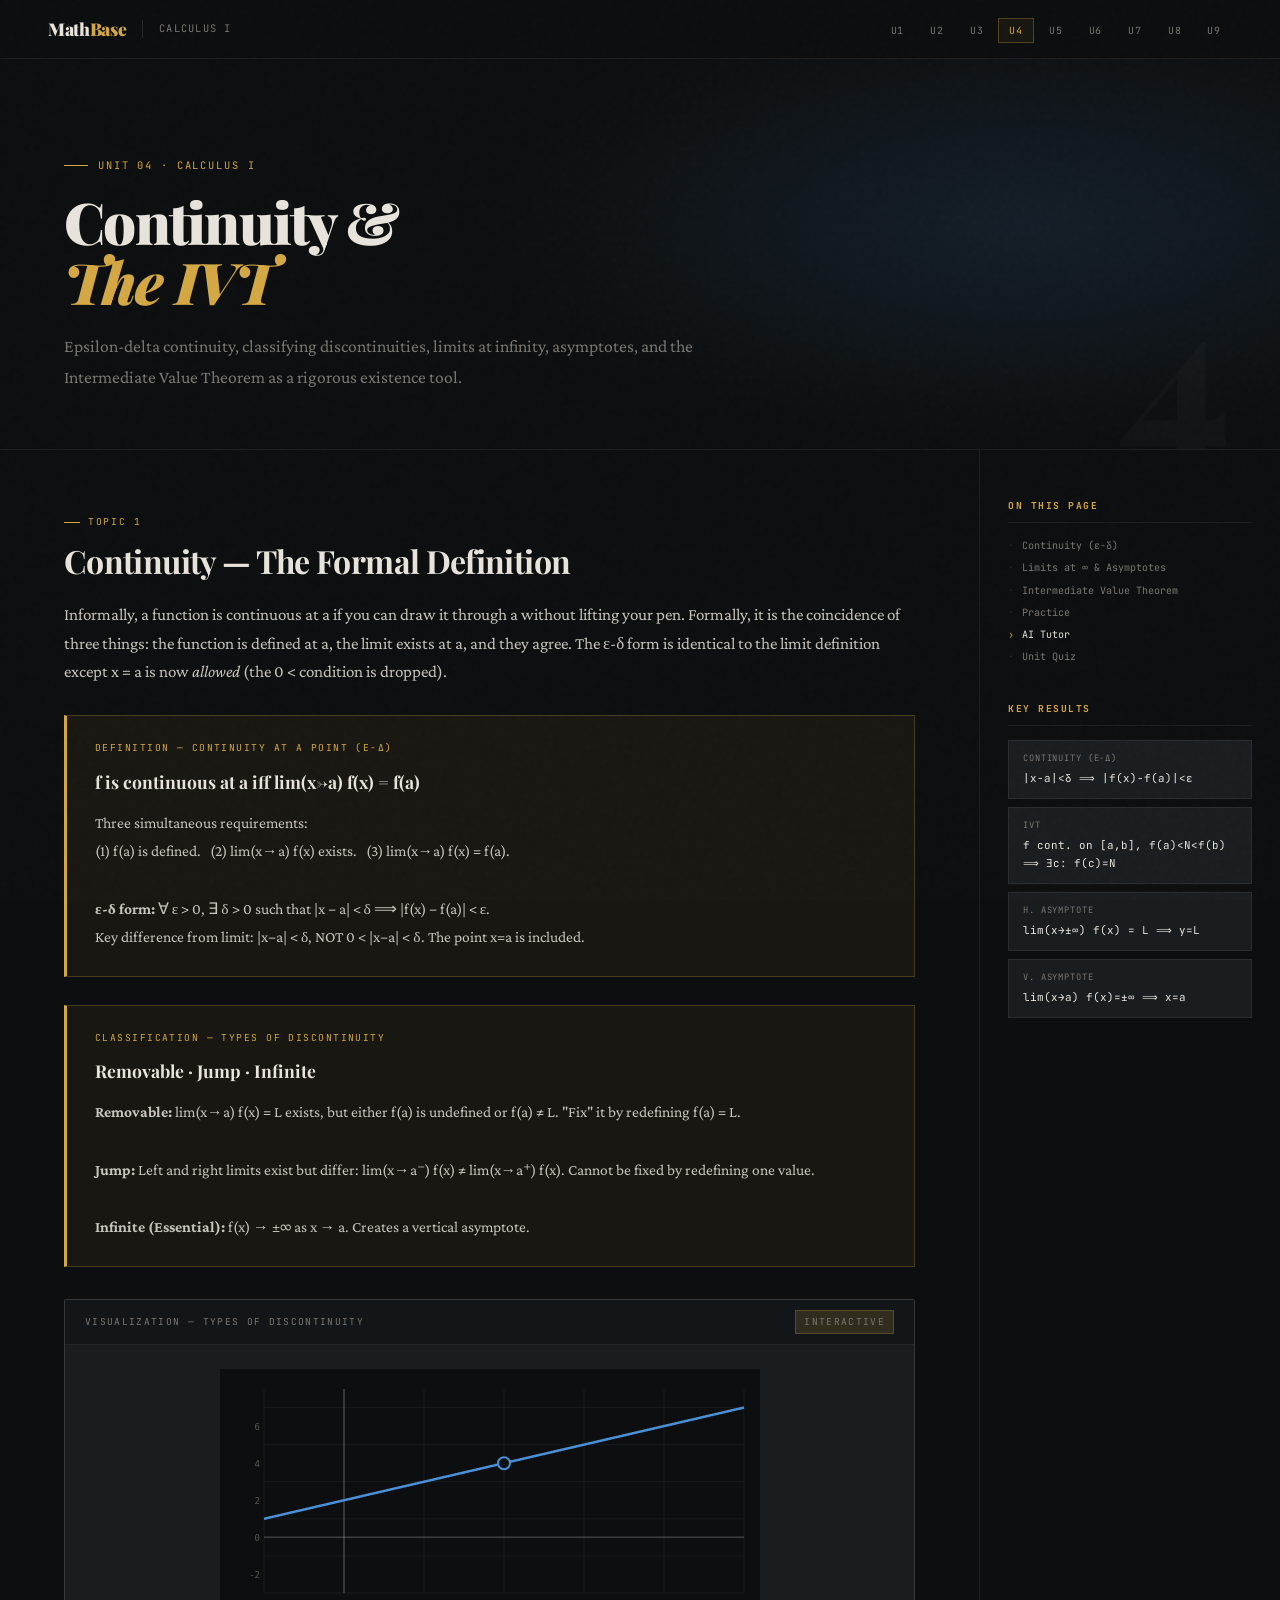
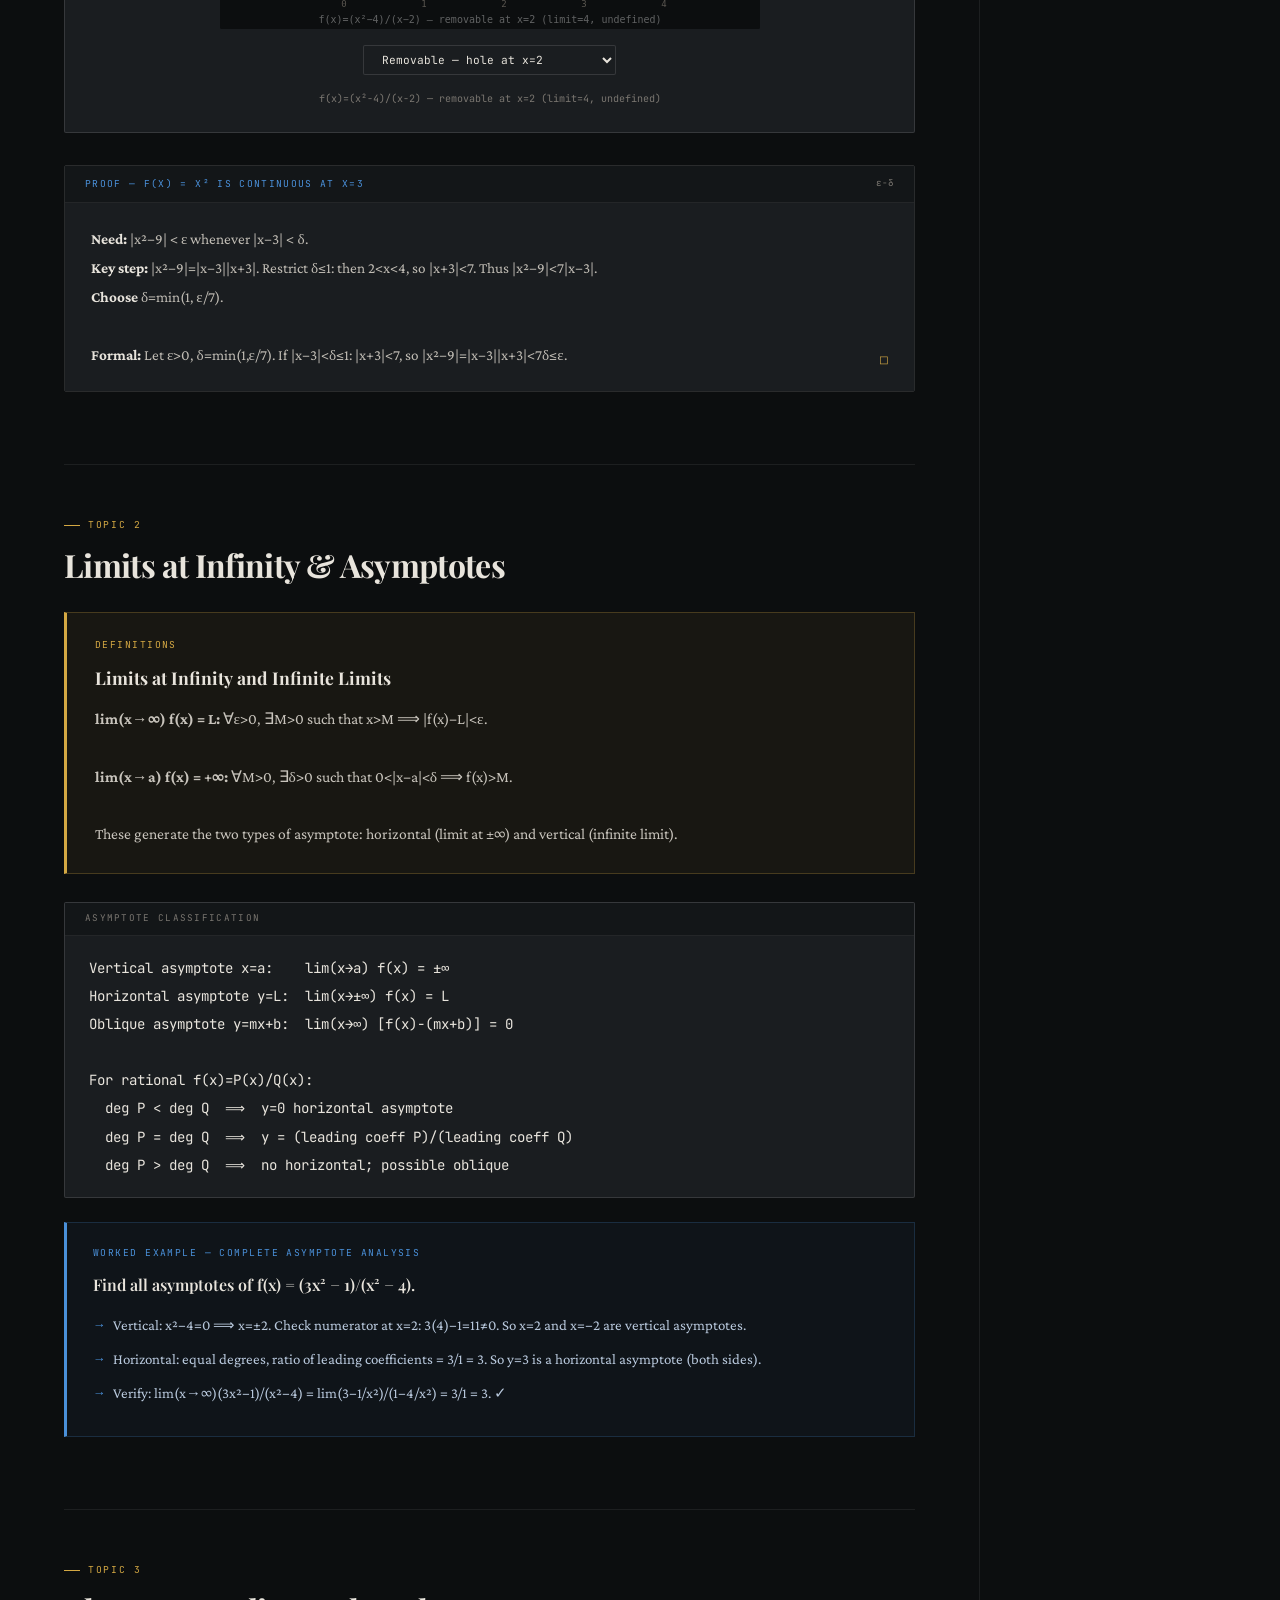
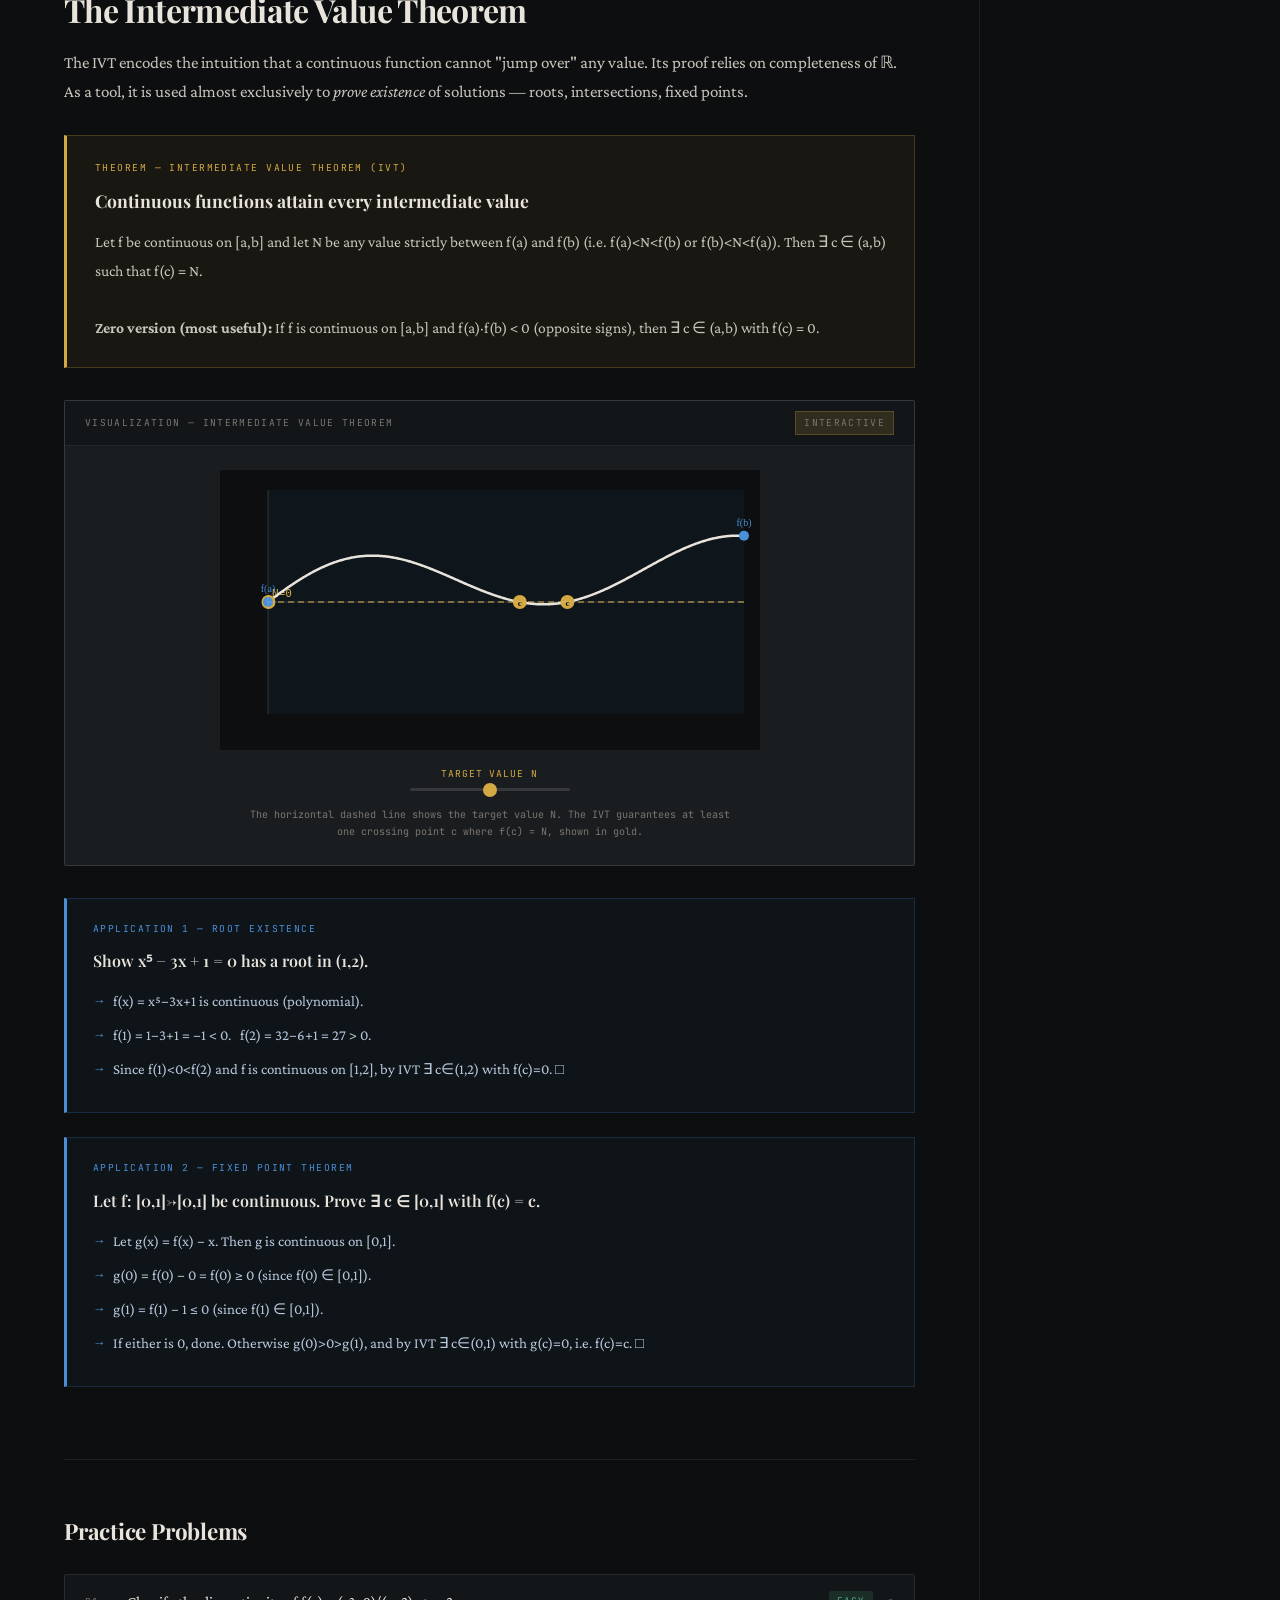
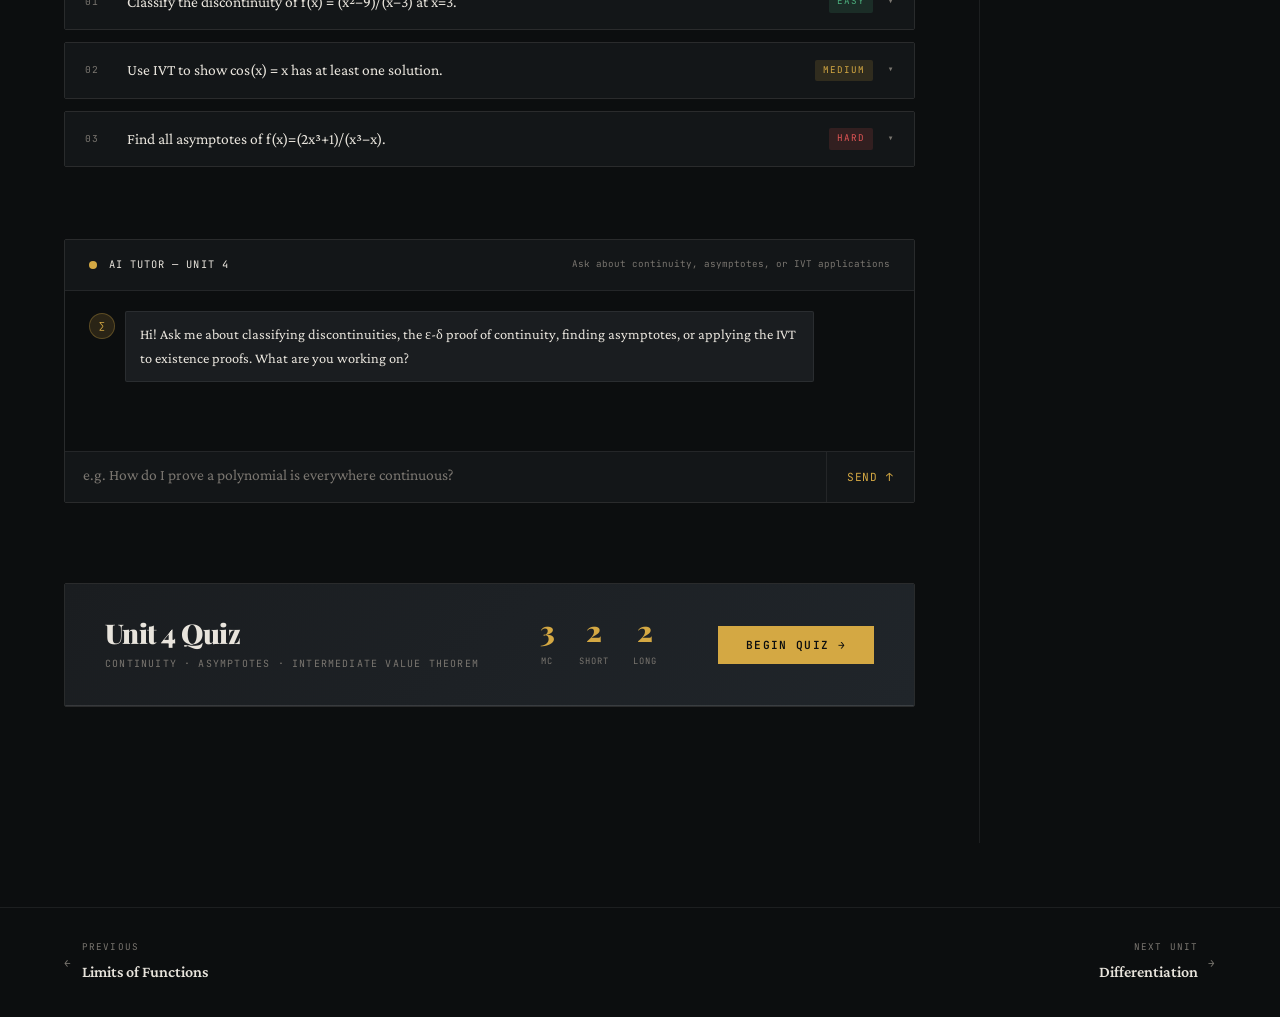
<file: unit4.html>
<!DOCTYPE html>
<html lang="en">
<head><meta charset="UTF-8"/><meta name="viewport" content="width=device-width,initial-scale=1"/>
<title>Unit 4 — Continuity & IVT · Calculus I</title>
<link rel="stylesheet" href="shared.css"/></head>
<body>
<script>window.UNIT_CONTEXT = "Calculus I — Unit 4: Epsilon-Delta definition of continuity, types of discontinuities, limits at infinity (L=∞), vertical/horizontal asymptotes, and the Intermediate Value Theorem with proof applications";</script>
<nav class="topnav"><a class="nav-brand" href="index.html"><span class="nav-brand-logo">Math<span>Base</span></span><span class="nav-divider"></span><span class="nav-course">Calculus I</span></a><ul class="nav-units"><li><a href="unit1.html">U1</a></li><li><a href="unit2.html">U2</a></li><li><a href="unit3.html">U3</a></li><li><a href="unit4.html" class="active">U4</a></li><li><a href="unit5.html">U5</a></li><li><a href="unit6.html">U6</a></li><li><a href="unit7.html">U7</a></li><li><a href="unit8.html">U8</a></li><li><a href="unit9.html">U9</a></li></ul></nav>
<section class="unit-hero"><div class="unit-hero-bg"></div><div class="unit-eyebrow">Unit 04 · Calculus I</div><h1>Continuity &amp;<br><em>The IVT</em></h1><p class="unit-hero-desc">Epsilon-delta continuity, classifying discontinuities, limits at infinity, asymptotes, and the Intermediate Value Theorem as a rigorous existence tool.</p><div class="unit-hero-number">4</div></section>
<div class="page-body"><main class="main-content">

<!-- TOPIC 1: CONTINUITY -->
<div class="topic-block" id="continuity">
  <div class="topic-label">Topic 1</div>
  <h2>Continuity — The Formal Definition</h2>
  <p>Informally, a function is continuous at a if you can draw it through a without lifting your pen. Formally, it is the coincidence of three things: the function is defined at a, the limit exists at a, and they agree. The ε-δ form is identical to the limit definition except x = a is now <em>allowed</em> (the 0 &lt; condition is dropped).</p>

  <div class="theorem-box"><div class="thm-label">Definition — Continuity at a Point (ε-δ)</div><div class="thm-title">f is continuous at a iff lim(x→a) f(x) = f(a)</div><div class="thm-body">Three simultaneous requirements:<br>(1) f(a) is defined. &nbsp; (2) lim(x→a) f(x) exists. &nbsp; (3) lim(x→a) f(x) = f(a).<br><br><strong>ε-δ form:</strong> ∀ ε > 0, ∃ δ > 0 such that |x − a| &lt; δ ⟹ |f(x) − f(a)| &lt; ε.<br>Key difference from limit: |x−a| &lt; δ, NOT 0 &lt; |x−a| &lt; δ. The point x=a is included.</div></div>

  <div class="theorem-box"><div class="thm-label">Classification — Types of Discontinuity</div><div class="thm-title">Removable · Jump · Infinite</div><div class="thm-body"><strong>Removable:</strong> lim(x→a) f(x) = L exists, but either f(a) is undefined or f(a) ≠ L. "Fix" it by redefining f(a) = L.<br><br><strong>Jump:</strong> Left and right limits exist but differ: lim(x→a⁻) f(x) ≠ lim(x→a⁺) f(x). Cannot be fixed by redefining one value.<br><br><strong>Infinite (Essential):</strong> f(x) → ±∞ as x → a. Creates a vertical asymptote.</div></div>

  <!-- Discontinuity visualization -->
  <div class="viz-container">
    <div class="viz-header"><span>Visualization — Types of Discontinuity</span><span class="viz-badge">Interactive</span></div>
    <div class="viz-body">
      <canvas id="discCanvas" width="540" height="260" style="max-width:100%;display:block;background:#0c0e0f;border-radius:2px"></canvas>
      <div class="viz-controls">
        <select id="discType" style="background:var(--surface2);border:1px solid var(--border2);color:var(--text);font-family:'JetBrains Mono',monospace;font-size:.7rem;padding:6px 14px;outline:none;cursor:pointer;border-radius:2px">
          <option value="removable">Removable — hole at x=2</option>
          <option value="jump">Jump — left ≠ right limit</option>
          <option value="infinite">Infinite — vertical asymptote</option>
          <option value="continuous">Continuous — for comparison</option>
        </select>
      </div>
      <div class="viz-caption" id="discCaption">Select a type to see the discontinuity and its classification.</div>
    </div>
  </div>

  <div class="proof-block"><div class="proof-header"><span>Proof — f(x) = x² is continuous at x=3</span><span>ε-δ</span></div><div class="proof-body">
    <strong>Need:</strong> |x²−9| &lt; ε whenever |x−3| &lt; δ.<br>
    <strong>Key step:</strong> |x²−9|=|x−3||x+3|. Restrict δ≤1: then 2&lt;x&lt;4, so |x+3|&lt;7. Thus |x²−9|&lt;7|x−3|.<br>
    <strong>Choose</strong> δ=min(1, ε/7).<br><br>
    <strong>Formal:</strong> Let ε>0, δ=min(1,ε/7). If |x−3|&lt;δ≤1: |x+3|&lt;7, so |x²−9|=|x−3||x+3|&lt;7δ≤ε. <span class="qed">□</span>
  </div></div>
</div>

<hr class="topic-divider"/>

<!-- TOPIC 2: LIMITS AT INFINITY -->
<div class="topic-block" id="asymptotes">
  <div class="topic-label">Topic 2</div>
  <h2>Limits at Infinity &amp; Asymptotes</h2>

  <div class="theorem-box"><div class="thm-label">Definitions</div><div class="thm-title">Limits at Infinity and Infinite Limits</div><div class="thm-body"><strong>lim(x→∞) f(x) = L:</strong> ∀ε>0, ∃M>0 such that x>M ⟹ |f(x)−L|&lt;ε.<br><br><strong>lim(x→a) f(x) = +∞:</strong> ∀M>0, ∃δ>0 such that 0&lt;|x−a|&lt;δ ⟹ f(x)>M.<br><br>These generate the two types of asymptote: horizontal (limit at ±∞) and vertical (infinite limit).</div></div>

  <div class="formula-block"><div class="f-label">Asymptote Classification</div><div class="f-math">Vertical asymptote x=a:    lim(x→a) f(x) = ±∞
Horizontal asymptote y=L:  lim(x→±∞) f(x) = L
Oblique asymptote y=mx+b:  lim(x→∞) [f(x)−(mx+b)] = 0

For rational f(x)=P(x)/Q(x):
  deg P &lt; deg Q  ⟹  y=0 horizontal asymptote
  deg P = deg Q  ⟹  y = (leading coeff P)/(leading coeff Q)
  deg P > deg Q  ⟹  no horizontal; possible oblique</div></div>

  <div class="example-block"><div class="ex-label">Worked Example — Complete Asymptote Analysis</div>
  <div class="ex-problem">Find all asymptotes of f(x) = (3x² − 1)/(x² − 4).</div>
  <div class="ex-step">Vertical: x²−4=0 ⟹ x=±2. Check numerator at x=2: 3(4)−1=11≠0. So x=2 and x=−2 are vertical asymptotes.</div>
  <div class="ex-step">Horizontal: equal degrees, ratio of leading coefficients = 3/1 = 3. So y=3 is a horizontal asymptote (both sides).</div>
  <div class="ex-step">Verify: lim(x→∞)(3x²−1)/(x²−4) = lim(3−1/x²)/(1−4/x²) = 3/1 = 3. ✓</div></div>
</div>

<hr class="topic-divider"/>

<!-- TOPIC 3: IVT -->
<div class="topic-block" id="ivt">
  <div class="topic-label">Topic 3</div>
  <h2>The Intermediate Value Theorem</h2>
  <p>The IVT encodes the intuition that a continuous function cannot "jump over" any value. Its proof relies on completeness of ℝ. As a tool, it is used almost exclusively to <em>prove existence</em> of solutions — roots, intersections, fixed points.</p>

  <div class="theorem-box"><div class="thm-label">Theorem — Intermediate Value Theorem (IVT)</div><div class="thm-title">Continuous functions attain every intermediate value</div><div class="thm-body">Let f be continuous on [a,b] and let N be any value strictly between f(a) and f(b) (i.e. f(a)&lt;N&lt;f(b) or f(b)&lt;N&lt;f(a)). Then ∃ c ∈ (a,b) such that f(c) = N.<br><br><strong>Zero version (most useful):</strong> If f is continuous on [a,b] and f(a)·f(b) &lt; 0 (opposite signs), then ∃ c ∈ (a,b) with f(c) = 0.</div></div>

  <!-- IVT visualization -->
  <div class="viz-container">
    <div class="viz-header"><span>Visualization — Intermediate Value Theorem</span><span class="viz-badge">Interactive</span></div>
    <div class="viz-body">
      <canvas id="ivtCanvas" width="540" height="280" style="max-width:100%;display:block;background:#0c0e0f;border-radius:2px"></canvas>
      <div class="viz-controls">
        <div class="viz-slider-group"><span class="viz-slider-label">Target value N</span><input type="range" class="viz-slider" id="ivtN" min="-80" max="80" value="0" step="2"/></div>
      </div>
      <div class="viz-caption">The horizontal dashed line shows the target value N. The IVT guarantees at least one crossing point c where f(c) = N, shown in gold.</div>
    </div>
  </div>

  <div class="example-block"><div class="ex-label">Application 1 — Root Existence</div>
  <div class="ex-problem">Show x⁵ − 3x + 1 = 0 has a root in (1,2).</div>
  <div class="ex-step">f(x) = x⁵−3x+1 is continuous (polynomial).</div>
  <div class="ex-step">f(1) = 1−3+1 = −1 &lt; 0. &nbsp; f(2) = 32−6+1 = 27 > 0.</div>
  <div class="ex-step">Since f(1)&lt;0&lt;f(2) and f is continuous on [1,2], by IVT ∃ c∈(1,2) with f(c)=0. □</div></div>

  <div class="example-block"><div class="ex-label">Application 2 — Fixed Point Theorem</div>
  <div class="ex-problem">Let f: [0,1]→[0,1] be continuous. Prove ∃ c ∈ [0,1] with f(c) = c.</div>
  <div class="ex-step">Let g(x) = f(x) − x. Then g is continuous on [0,1].</div>
  <div class="ex-step">g(0) = f(0) − 0 = f(0) ≥ 0 (since f(0) ∈ [0,1]).</div>
  <div class="ex-step">g(1) = f(1) − 1 ≤ 0 (since f(1) ∈ [0,1]).</div>
  <div class="ex-step">If either is 0, done. Otherwise g(0)>0>g(1), and by IVT ∃ c∈(0,1) with g(c)=0, i.e. f(c)=c. □</div></div>
</div>

<hr class="topic-divider"/>

<!-- PRACTICE -->
<div class="practice-section topic-block" id="practice">
  <h3>Practice Problems</h3>
  <div class="practice-grid">
    <div class="practice-problem"><div class="pp-header"><span class="pp-num">01</span><span class="pp-q">Classify the discontinuity of f(x) = (x²−9)/(x−3) at x=3.</span><span class="pp-diff diff-easy">Easy</span><span class="pp-toggle">▾</span></div><div class="pp-answer">lim(x→3)(x²−9)/(x−3) = lim(x+3) = 6 exists, but f(3) is undefined. This is a removable discontinuity. Redefine f(3)=6 to make it continuous.</div></div>
    <div class="practice-problem"><div class="pp-header"><span class="pp-num">02</span><span class="pp-q">Use IVT to show cos(x) = x has at least one solution.</span><span class="pp-diff diff-med">Medium</span><span class="pp-toggle">▾</span></div><div class="pp-answer">Let g(x)=cos(x)−x. g is continuous. g(0)=1>0. g(π/2)=0−π/2&lt;0. By IVT ∃c∈(0,π/2) with g(c)=0, i.e. cos(c)=c. □</div></div>
    <div class="practice-problem"><div class="pp-header"><span class="pp-num">03</span><span class="pp-q">Find all asymptotes of f(x)=(2x³+1)/(x³−x).</span><span class="pp-diff diff-hard">Hard</span><span class="pp-toggle">▾</span></div><div class="pp-answer">Vertical: x³−x=x(x−1)(x+1)=0 ⟹ x=0,1,−1. Check numerator at each: 2(0)+1=1≠0, 2(1)+1=3≠0, 2(−1)+1=−1≠0. All three are vertical asymptotes. Horizontal: equal degrees, ratio of leading coefficients = 2/1 = 2. So y=2.</div></div>
  </div>
</div>

<!-- AI CHAT -->
<div class="ai-chat topic-block" id="ai-chat">
  <div class="ai-chat-header"><div class="ai-dot"></div><span>AI Tutor — Unit 4</span><small>Ask about continuity, asymptotes, or IVT applications</small></div>
  <div class="chat-messages" id="chatMessages"><div class="msg ai"><div class="msg-avatar">∑</div><div class="msg-bubble">Hi! Ask me about classifying discontinuities, the ε-δ proof of continuity, finding asymptotes, or applying the IVT to existence proofs. What are you working on?</div></div></div>
  <div class="chat-input-row"><textarea class="chat-input" id="chatInput" placeholder="e.g. How do I prove a polynomial is everywhere continuous?" rows="1"></textarea><button class="chat-send" id="sendBtn" onclick="sendMessage()">Send ↑</button></div>
</div>

<!-- QUIZ -->
<div class="quiz-section topic-block" id="quiz-u4">
  <div class="quiz-banner"><div class="quiz-banner-left"><h2>Unit 4 Quiz</h2><p>Continuity · Asymptotes · Intermediate Value Theorem</p></div>
    <div class="quiz-meta"><div class="quiz-meta-item"><span class="quiz-meta-num">3</span><span class="quiz-meta-label">MC</span></div><div class="quiz-meta-item"><span class="quiz-meta-num">2</span><span class="quiz-meta-label">Short</span></div><div class="quiz-meta-item"><span class="quiz-meta-num">2</span><span class="quiz-meta-label">Long</span></div></div>
    <button class="quiz-start-btn">Begin Quiz →</button></div>
  <div class="quiz-body">
    <div class="quiz-progress-bar"><div class="quiz-progress-fill"></div></div>
    <div class="quiz-section-label"><span class="qsl-icon">Section A</span><span class="qsl-title">Multiple Choice</span><span class="qsl-badge">3 Questions</span></div>

    <div class="quiz-question">
      <div class="qq-num">Question 1</div>
      <div class="qq-text">f is continuous at a if and only if lim(x→a) f(x) = f(a). Which of the following functions is continuous at x = 0?</div>
      <div class="qq-hint">Check all three conditions: defined, limit exists, they agree.</div>
      <div class="mc-options">
        <div class="mc-option" data-correct="false"><span class="mc-letter">A</span><span class="mc-text">f(x) = sin(1/x), f(0) = 0</span></div>
        <div class="mc-option" data-correct="true"><span class="mc-letter">B</span><span class="mc-text">f(x) = x·sin(1/x) for x≠0, f(0) = 0</span></div>
        <div class="mc-option" data-correct="false"><span class="mc-letter">C</span><span class="mc-text">f(x) = 1/x for x≠0, f(0) = 0</span></div>
        <div class="mc-option" data-correct="false"><span class="mc-letter">D</span><span class="mc-text">f(x) = |x|/x for x≠0, f(0) = 0</span></div>
      </div>
      <div class="mc-feedback"><strong>Correct! B.</strong> For B: lim(x→0) x·sin(1/x) = 0 by Squeeze (Unit 2), and f(0)=0, so lim = f(0). Continuous! A fails because lim(x→0) sin(1/x) doesn't exist. C fails because lim(x→0) 1/x = ±∞. D fails because lim(x→0) |x|/x doesn't exist (left = −1, right = +1).</div>
      <button class="qq-check-btn" data-type="mc" disabled>Check Answer</button>
    </div>

    <div class="quiz-question">
      <div class="qq-num">Question 2</div>
      <div class="qq-text">The IVT says f must attain every value between f(a) and f(b). Which hypothesis is strictly necessary?</div>
      <div class="qq-hint">Think of a counterexample: what breaks if you remove "continuous" or "closed interval"?</div>
      <div class="mc-options">
        <div class="mc-option" data-correct="false"><span class="mc-letter">A</span><span class="mc-text">f must be differentiable on (a,b).</span></div>
        <div class="mc-option" data-correct="false"><span class="mc-letter">B</span><span class="mc-text">f must be monotone on [a,b].</span></div>
        <div class="mc-option" data-correct="true"><span class="mc-letter">C</span><span class="mc-text">f must be continuous on the closed interval [a,b].</span></div>
        <div class="mc-option" data-correct="false"><span class="mc-letter">D</span><span class="mc-text">f must satisfy f(a) &lt; f(b) (increasing).</span></div>
      </div>
      <div class="mc-feedback"><strong>Correct! C.</strong> Continuity on [a,b] is what's required — not differentiability, not monotonicity, and the IVT works just as well for f(a)>f(b). Without continuity: define f(x)=−1 for x∈[0,1) and f(1)=1. Then f(0)=−1, f(1)=1, but f never equals 0 — the IVT fails because f is not continuous at x=1.</div>
      <button class="qq-check-btn" data-type="mc" disabled>Check Answer</button>
    </div>

    <div class="quiz-question">
      <div class="qq-num">Question 3</div>
      <div class="qq-text">If lim(x→a⁻) f(x) = lim(x→a⁺) f(x) = L but f(a) = L + 1, then:</div>
      <div class="qq-hint">Carefully identify which of the three continuity conditions fails.</div>
      <div class="mc-options">
        <div class="mc-option" data-correct="false"><span class="mc-letter">A</span><span class="mc-text">f has a jump discontinuity at a.</span></div>
        <div class="mc-option" data-correct="true"><span class="mc-letter">B</span><span class="mc-text">f has a removable discontinuity at a; redefine f(a)=L to fix it.</span></div>
        <div class="mc-option" data-correct="false"><span class="mc-letter">C</span><span class="mc-text">f has an infinite discontinuity at a.</span></div>
        <div class="mc-option" data-correct="false"><span class="mc-letter">D</span><span class="mc-text">f is continuous at a because the two-sided limit exists.</span></div>
      </div>
      <div class="mc-feedback"><strong>Correct! B.</strong> The two-sided limit exists (=L), so this is removable — the discontinuity is only because f(a)≠L. Jump discontinuity requires the two one-sided limits to differ. Infinite discontinuity requires the limit to be ±∞. D is wrong: the existence of the limit is necessary but not sufficient for continuity — we also need f(a) = L.</div>
      <button class="qq-check-btn" data-type="mc" disabled>Check Answer</button>
    </div>

    <div class="quiz-section-label"><span class="qsl-icon">Section B</span><span class="qsl-title">Short Answer</span><span class="qsl-badge">2 Questions</span></div>

    <div class="quiz-question">
      <div class="qq-num">Question 4</div>
      <div class="qq-text">Find the horizontal asymptote of f(x) = (5x³ − 2x)/(2x³ + 7).</div>
      <input type="text" class="sa-input" placeholder="e.g. y = 5/2" data-accept="y=5/2|5/2|y = 5/2"/>
      <div class="sa-feedback incorrect-sfb"><span class="sa-answer-reveal">y = 5/2. Equal degrees (both 3); ratio of leading coefficients = 5/2.</span></div>
      <button class="qq-check-btn" data-type="sa">Check</button>
    </div>

    <div class="quiz-question">
      <div class="qq-num">Question 5</div>
      <div class="qq-text">Give the interval in which IVT guarantees a root of f(x) = x³ − x − 2 lies, choosing from (1,2) or (0,1). Which is it, and why in one sentence?</div>
      <input type="text" class="sa-input" placeholder="(1,2) or (0,1)" data-accept="(1,2)|1,2"/>
      <div class="sa-feedback incorrect-sfb"><span class="sa-answer-reveal">(1,2). f(1)=1−1−2=−2&lt;0 and f(2)=8−2−2=4>0, opposite signs; IVT guarantees a root. (f(0)=−2&lt;0, f(1)=−2&lt;0 — same sign, IVT doesn't apply to (0,1).)</span></div>
      <button class="qq-check-btn" data-type="sa">Check</button>
    </div>

    <div class="quiz-section-label"><span class="qsl-icon">Section C</span><span class="qsl-title">Long Answer</span><span class="qsl-badge">2 Questions</span></div>

    <div class="quiz-question">
      <div class="qq-num">Question 6 — Proof (ε-δ Continuity)</div>
      <div class="qq-text">Prove using the ε-δ definition that f(x) = √x is continuous at x = 4. (Hint: multiply and divide by √x + 2.)</div>
      <textarea class="la-textarea" placeholder="Scratch work: bound |√x − 2| by rationalising... then formal proof."></textarea>
      <button class="la-reveal-btn">Reveal Model Solution</button>
      <div class="la-solution"><div class="la-sol-label">Model Solution</div><div class="la-sol-body">
        <strong>Scratch work:</strong> |√x − 2| = |√x−2|·(√x+2)/(√x+2) = |x−4|/(√x+2). For x near 4 (say x>1), √x+2 > 1, so |√x−2| = |x−4|/(√x+2) &lt; |x−4|. Need |x−4|&lt;ε, so take δ=ε.<br><br>
        <strong>Formal proof:</strong> Let ε>0. Set δ=ε. Suppose |x−4|&lt;δ and x≥0. Then √x+2 ≥ 2 > 0, so:<br>
        |√x − 2| = |x−4|/(√x+2) ≤ |x−4|/2 &lt; δ/2 ≤ ε.<br>
        (In fact δ=ε works with the tighter bound; δ=min(4,ε) is another safe choice.) □
      </div></div>
    </div>

    <div class="quiz-question">
      <div class="qq-num">Question 7 — IVT Existence Proof</div>
      <div class="qq-text">Prove that the equation e^x = 3 − x has at least one real solution. Identify your function, interval, and verify the sign condition explicitly.</div>
      <textarea class="la-textarea" placeholder="Define g(x) = ..., evaluate at two points, apply IVT..."></textarea>
      <button class="la-reveal-btn">Reveal Model Solution</button>
      <div class="la-solution"><div class="la-sol-label">Model Solution</div><div class="la-sol-body">
        <strong>Setup:</strong> Let g(x) = eˣ − (3−x) = eˣ + x − 3. Finding a root of g is equivalent to solving eˣ = 3−x.<br><br>
        <strong>Continuity:</strong> g is continuous on ℝ (sum of continuous functions).<br><br>
        <strong>Sign change:</strong> g(0) = e⁰ + 0 − 3 = 1 + 0 − 3 = −2 &lt; 0.<br>
        g(2) = e² + 2 − 3 = e² − 1 ≈ 6.39 > 0.<br><br>
        <strong>Conclusion:</strong> g(0) &lt; 0 &lt; g(2) and g is continuous on [0,2]. By the IVT, ∃ c ∈ (0,2) with g(c)=0, i.e. eᶜ = 3−c. □
      </div></div>
    </div>

    <div class="quiz-submit-row"><span class="quiz-submit-note">MC and Short Answer auto-scored.</span><button class="quiz-submit-btn">Submit &amp; Score →</button></div>
    <div class="quiz-score-panel"><div class="qs-title">Quiz Complete</div><div class="qs-score">—</div><div class="qs-label">out of 5 scored questions</div><p class="qs-msg"></p><button class="quiz-retry-btn">↺ Retry Quiz</button></div>
  </div>
</div>

</main>
<aside class="sidebar">
  <div class="sidebar-section"><h4>On This Page</h4><ul class="toc-list">
    <li><a href="#continuity">Continuity (ε-δ)</a></li><li><a href="#asymptotes">Limits at ∞ & Asymptotes</a></li><li><a href="#ivt">Intermediate Value Theorem</a></li><li><a href="#practice">Practice</a></li><li><a href="#ai-chat">AI Tutor</a></li><li><a href="#quiz-u4">Unit Quiz</a></li>
  </ul></div>
  <div class="sidebar-section"><h4>Key Results</h4>
    <div class="formula-pill"><div class="fp-label">Continuity (ε-δ)</div><div class="fp-math">|x−a|&lt;δ ⟹ |f(x)−f(a)|&lt;ε</div></div>
    <div class="formula-pill"><div class="fp-label">IVT</div><div class="fp-math">f cont. on [a,b], f(a)&lt;N&lt;f(b) ⟹ ∃c: f(c)=N</div></div>
    <div class="formula-pill"><div class="fp-label">H. Asymptote</div><div class="fp-math">lim(x→±∞) f(x) = L ⟹ y=L</div></div>
    <div class="formula-pill"><div class="fp-label">V. Asymptote</div><div class="fp-math">lim(x→a) f(x)=±∞ ⟹ x=a</div></div>
  </div>
</aside>
</div>
<div class="unit-nav"><a href="unit3.html" class="unit-nav-btn">← <div><span class="un-label">Previous</span><span class="un-title">Limits of Functions</span></div></a><a href="unit5.html" class="unit-nav-btn"><div style="text-align:right"><span class="un-label">Next Unit</span><span class="un-title">Differentiation</span></div> →</a></div>
<script src="shared.js"></script>
<script>
// Discontinuity visualization
(function(){
  const canvas = document.getElementById('discCanvas');
  if (!canvas) return;
  const ctx = canvas.getContext('2d');
  const sel = document.getElementById('discType');
  const cap = document.getElementById('discCaption');
  const W=canvas.width, H=canvas.height;
  const xMin=-1, xMax=5, yMin=-3, yMax=8;
  const pad={l:44,r:16,t:20,b:36};
  const pw=W-pad.l-pad.r, ph=H-pad.t-pad.b;
  const sx=x=>pad.l+(x-xMin)/(xMax-xMin)*pw;
  const sy=y=>pad.t+(1-(y-yMin)/(yMax-yMin))*ph;

  const types = {
    removable: { fn: x=>x===2?null:(x*x-4)/(x-2), label:'f(x)=(x²−4)/(x−2) — removable at x=2 (limit=4, undefined)', color:'#4a90d9' },
    jump: { fn: x=>x<2?x+1:x-0.5, label:'f(x) — jump at x=2 (left limit=3, right limit=1.5)', color:'#e8924a' },
    infinite: { fn: x=>{ if(Math.abs(x-2)<0.08) return null; return 1/(x-2); }, label:'f(x)=1/(x−2) — infinite discontinuity at x=2', color:'#e05555' },
    continuous: { fn: x=>0.5*x*x-x+1, label:'f(x)=½x²−x+1 — continuous everywhere', color:'#4caf7d' }
  };

  function draw(){
    const key = sel.value;
    const t = types[key];
    ctx.clearRect(0,0,W,H);
    ctx.fillStyle='#0c0e0f'; ctx.fillRect(0,0,W,H);

    // grid
    ctx.strokeStyle='rgba(255,255,255,0.05)'; ctx.lineWidth=1;
    for(let x=Math.ceil(xMin);x<=xMax;x++){ctx.beginPath();ctx.moveTo(sx(x),pad.t);ctx.lineTo(sx(x),pad.t+ph);ctx.stroke();}
    for(let y=Math.ceil(yMin);y<=yMax;y+=2){ctx.beginPath();ctx.moveTo(pad.l,sy(y));ctx.lineTo(pad.l+pw,sy(y));ctx.stroke();}

    // axes
    ctx.strokeStyle='rgba(255,255,255,0.2)'; ctx.lineWidth=1.5;
    ctx.beginPath();ctx.moveTo(pad.l,sy(0));ctx.lineTo(pad.l+pw,sy(0));ctx.stroke();
    ctx.beginPath();ctx.moveTo(sx(0),pad.t);ctx.lineTo(sx(0),pad.t+ph);ctx.stroke();

    // curve
    ctx.strokeStyle=t.color; ctx.lineWidth=2.5;
    const steps=600;
    let drawing=false;
    ctx.beginPath();
    for(let i=0;i<=steps;i++){
      const x=xMin+(i/steps)*(xMax-xMin);
      const y=t.fn(x);
      if(y===null||y<yMin-2||y>yMax+2){drawing=false;continue;}
      const px=sx(x),py=sy(y);
      if(!drawing){ctx.moveTo(px,py);drawing=true;}
      else ctx.lineTo(px,py);
    }
    ctx.stroke();

    // markers for discontinuity types
    if(key==='removable'){
      ctx.beginPath();ctx.arc(sx(2),sy(4),6,0,Math.PI*2);
      ctx.fillStyle='#0c0e0f';ctx.fill();ctx.strokeStyle=t.color;ctx.lineWidth=2;ctx.stroke();
    }
    if(key==='jump'){
      ctx.beginPath();ctx.arc(sx(2),sy(3),5,0,Math.PI*2);ctx.fillStyle='#0c0e0f';ctx.fill();ctx.strokeStyle=t.color;ctx.lineWidth=2;ctx.stroke();
      ctx.beginPath();ctx.arc(sx(2),sy(1.5),5,0,Math.PI*2);ctx.fillStyle=t.color;ctx.fill();
    }

    // label
    ctx.fillStyle='rgba(255,255,255,0.35)'; ctx.font='10px JetBrains Mono,monospace'; ctx.textAlign='center';
    ctx.fillText(t.label, W/2, H-6);
    cap.textContent = t.label;

    // tick labels
    ctx.fillStyle='#5a5650'; ctx.font='9px JetBrains Mono,monospace';
    [0,1,2,3,4].forEach(x=>{ctx.textAlign='center';ctx.fillText(x,sx(x),pad.t+ph+14);});
    [-2,0,2,4,6].forEach(y=>{ctx.textAlign='right';ctx.fillText(y,pad.l-4,sy(y)+4);});
  }
  sel.addEventListener('change',draw); draw();
})();

// IVT visualization
(function(){
  const canvas=document.getElementById('ivtCanvas');
  if(!canvas)return;
  const ctx=canvas.getContext('2d');
  const slider=document.getElementById('ivtN');
  const W=canvas.width,H=canvas.height;
  const a=0.5,b=5.5;
  const pad={l:48,r:16,t:20,b:36};
  const pw=W-pad.l-pad.r,ph=H-pad.t-pad.b;
  const yMin=-120,yMax=120;
  const sx=x=>pad.l+(x-a)/(b-a)*pw;
  const sy=y=>pad.t+(1-(y-yMin)/(yMax-yMin))*ph;
  const f=x=>80*Math.sin(x-0.5)*Math.cos(x*0.5);

  function draw(){
    const N=+slider.value;
    ctx.clearRect(0,0,W,H);
    ctx.fillStyle='#0c0e0f';ctx.fillRect(0,0,W,H);

    // shaded region between a and b
    ctx.fillStyle='rgba(74,144,217,0.06)';
    ctx.fillRect(sx(a),pad.t,sx(b)-sx(a),ph);

    // N line
    const yN=sy(N);
    ctx.strokeStyle='rgba(212,168,67,0.7)';ctx.lineWidth=1.5;ctx.setLineDash([6,4]);
    ctx.beginPath();ctx.moveTo(pad.l,yN);ctx.lineTo(pad.l+pw,yN);ctx.stroke();
    ctx.setLineDash([]);
    ctx.fillStyle='#d4a843';ctx.font='11px JetBrains Mono,monospace';ctx.textAlign='left';
    ctx.fillText('N='+N,pad.l+4,yN-5);

    // function
    ctx.strokeStyle='#e8e4dc';ctx.lineWidth=2.5;
    ctx.beginPath();
    for(let px=0;px<=pw;px++){
      const x=a+(px/pw)*(b-a);
      const y=f(x);
      if(px===0)ctx.moveTo(pad.l+px,sy(y));
      else ctx.lineTo(pad.l+px,sy(y));
    }
    ctx.stroke();

    // find crossings
    const steps=500;
    for(let i=0;i<steps;i++){
      const x1=a+(i/steps)*(b-a),x2=a+((i+1)/steps)*(b-a);
      if((f(x1)-N)*(f(x2)-N)<=0){
        const c=(x1+x2)/2;
        ctx.beginPath();ctx.arc(sx(c),sy(N),7,0,Math.PI*2);
        ctx.fillStyle='#d4a843';ctx.fill();
        ctx.fillStyle='#0c0e0f';ctx.font='bold 9px JetBrains Mono';ctx.textAlign='center';
        ctx.fillText('c',sx(c),sy(N)+4);
      }
    }

    // fa and fb dots
    ctx.beginPath();ctx.arc(sx(a),sy(f(a)),5,0,Math.PI*2);ctx.fillStyle='#4a90d9';ctx.fill();
    ctx.beginPath();ctx.arc(sx(b),sy(f(b)),5,0,Math.PI*2);ctx.fillStyle='#4a90d9';ctx.fill();
    ctx.fillStyle='#4a90d9';ctx.font='10px JetBrains Mono';
    ctx.textAlign='center';ctx.fillText('f(a)',sx(a),sy(f(a))-10);
    ctx.textAlign='center';ctx.fillText('f(b)',sx(b),sy(f(b))-10);

    // axes
    ctx.strokeStyle='rgba(255,255,255,0.15)';ctx.lineWidth=1;
    ctx.beginPath();ctx.moveTo(pad.l,sy(0));ctx.lineTo(pad.l+pw,sy(0));ctx.stroke();
    ctx.beginPath();ctx.moveTo(pad.l,pad.t);ctx.lineTo(pad.l,pad.t+ph);ctx.stroke();
  }
  slider.addEventListener('input',draw); draw();
})();
</script>
</body></html>
</file>
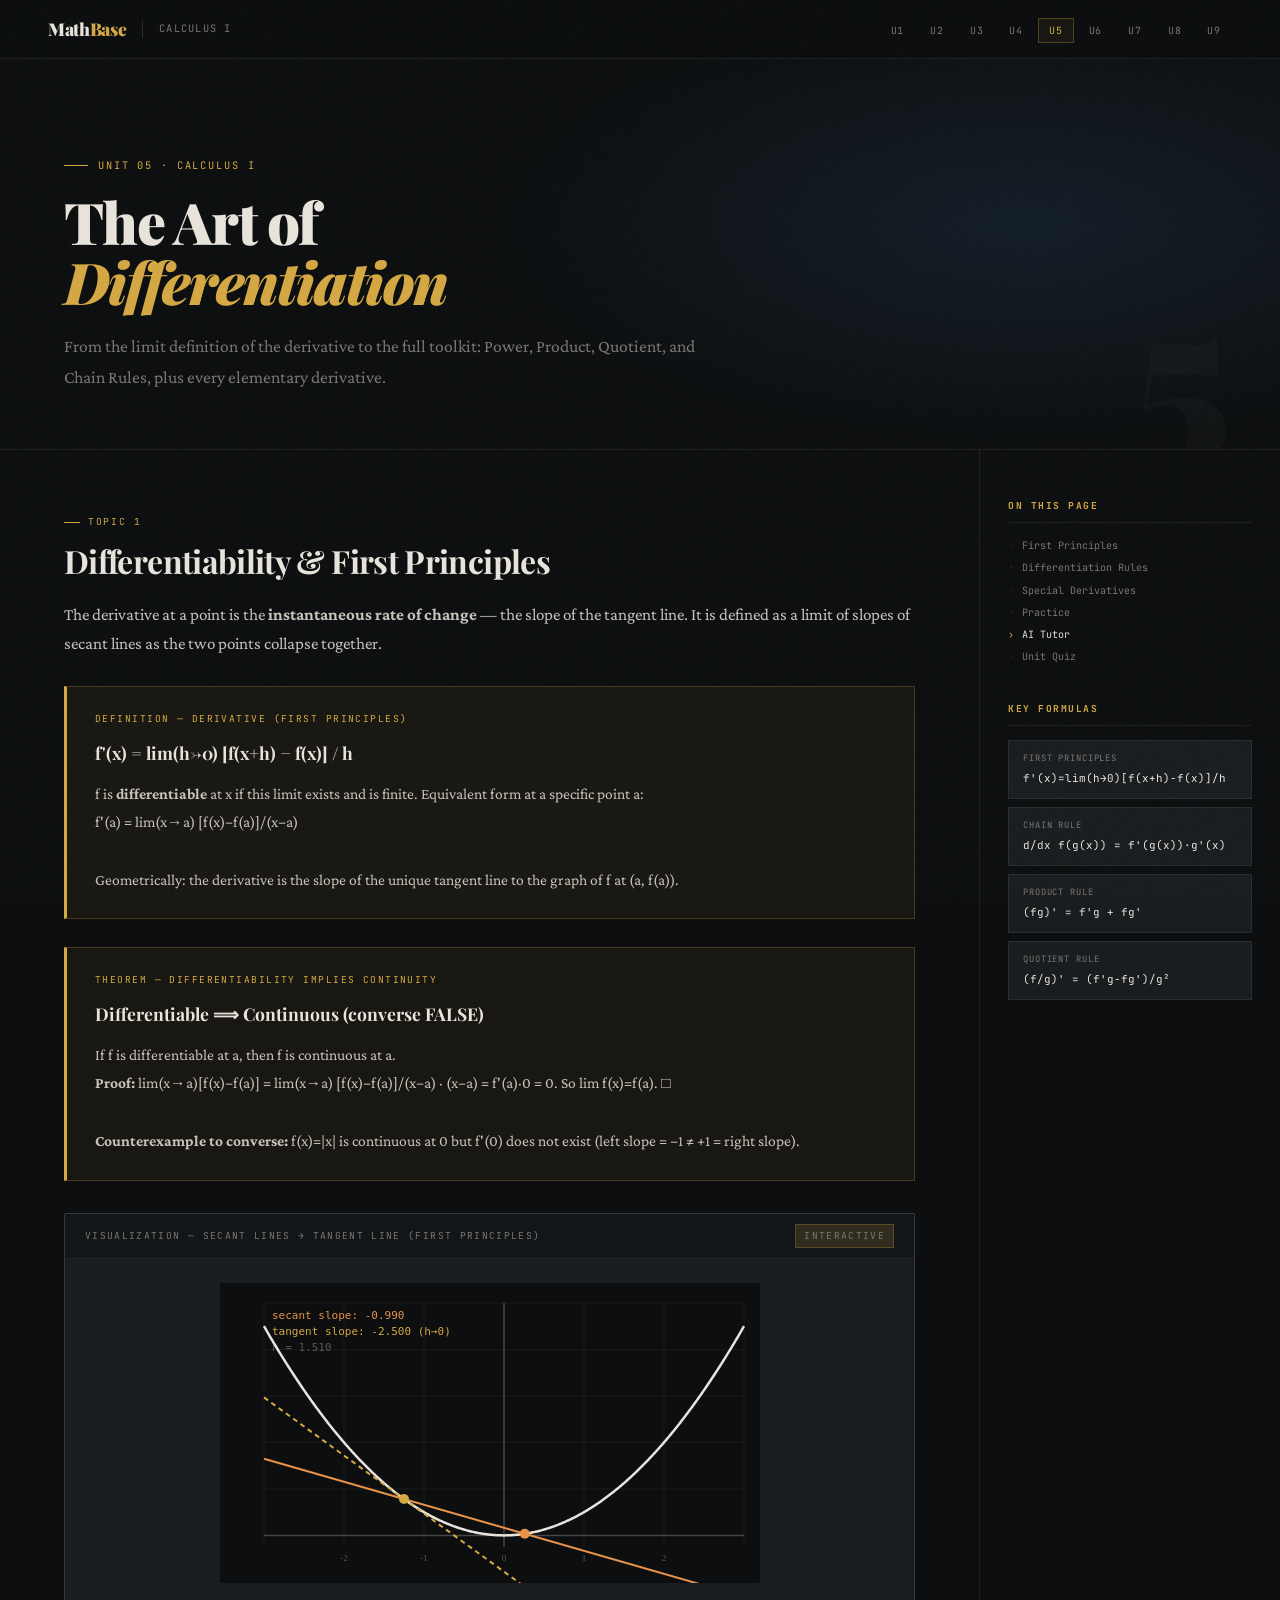
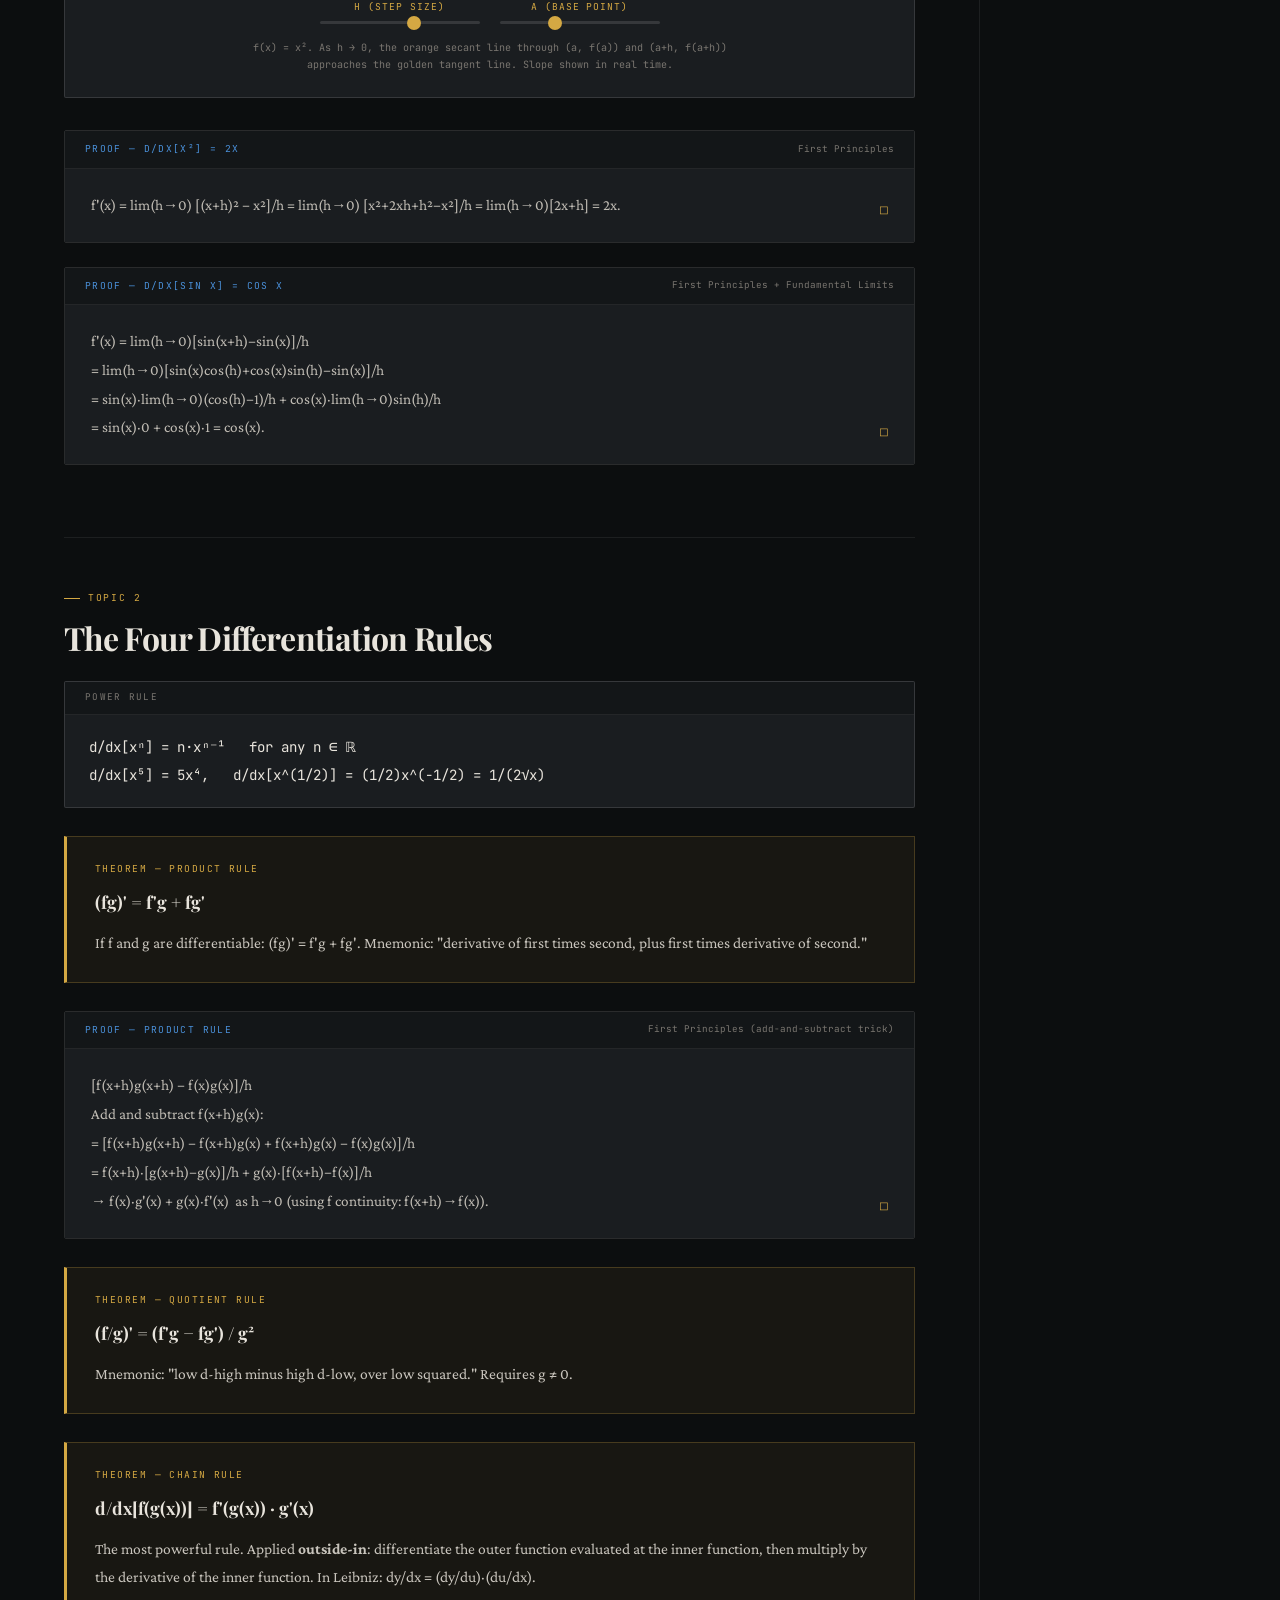
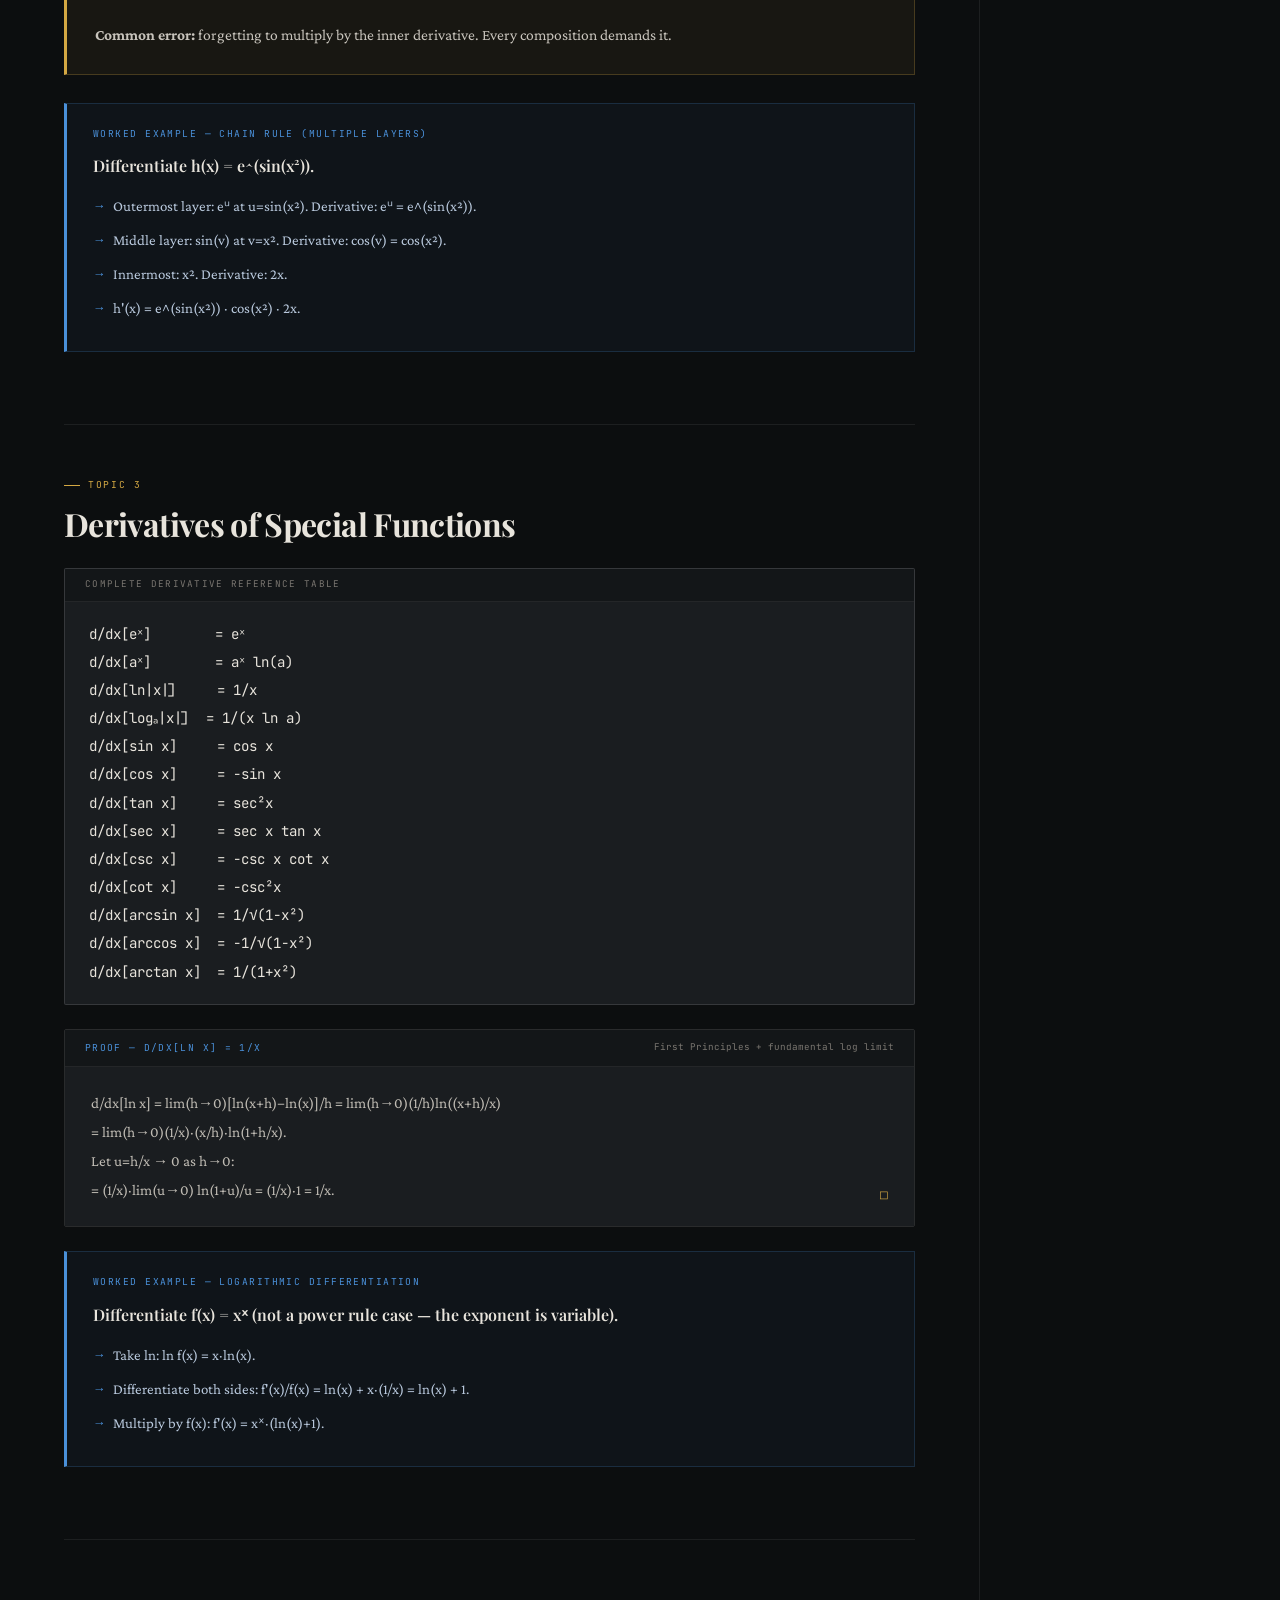
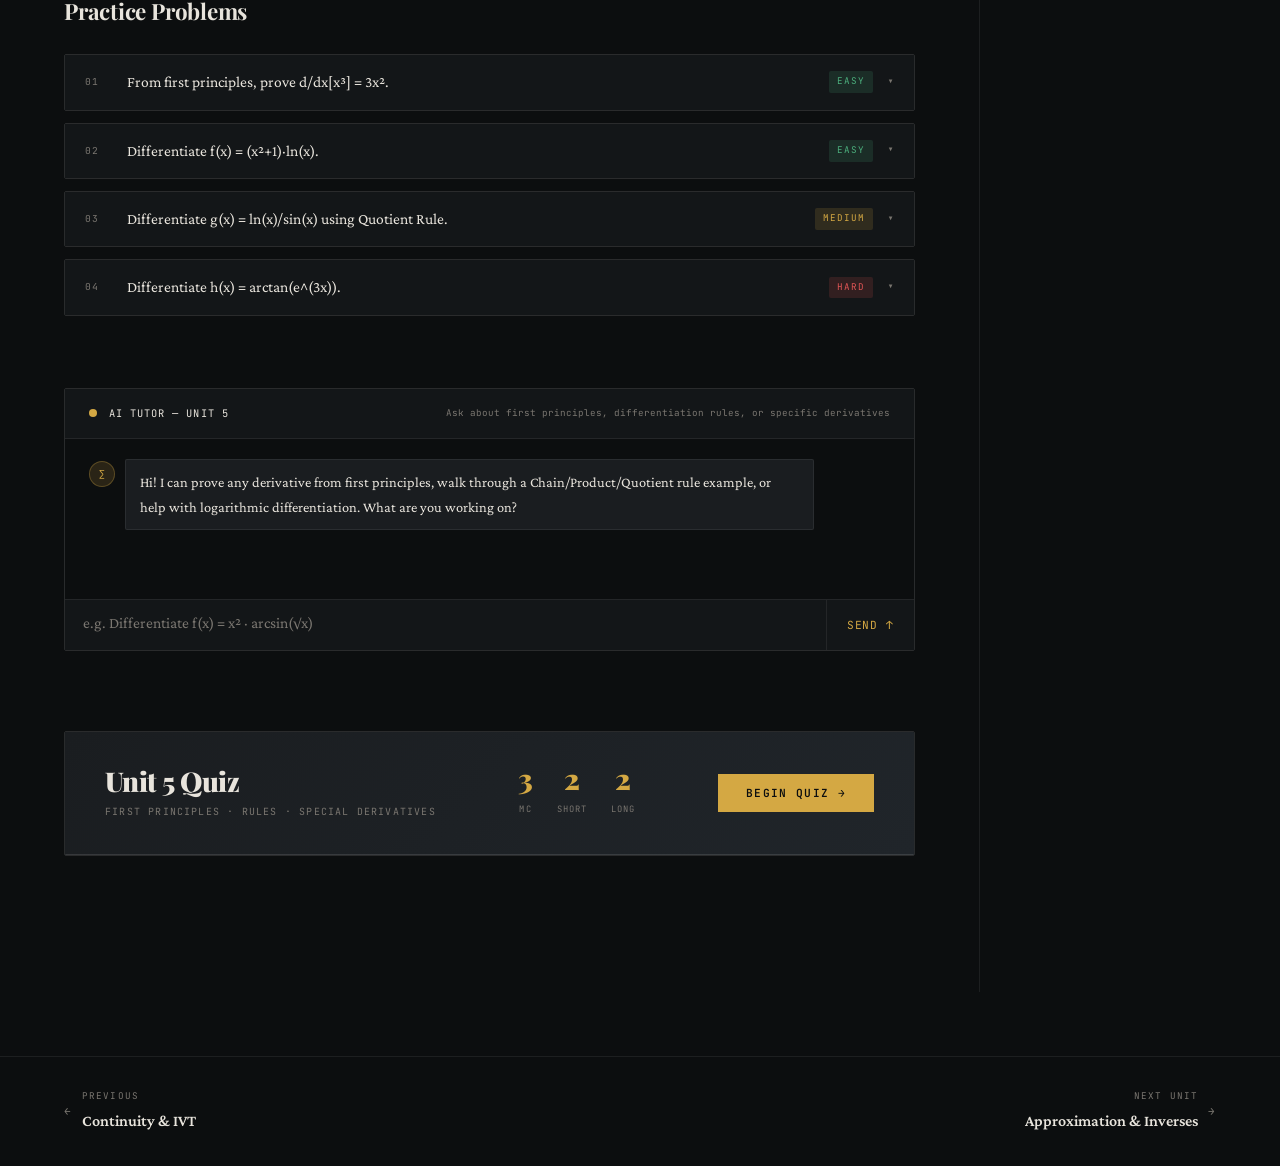
<file: unit5.html>
<!DOCTYPE html>
<html lang="en">
<head><meta charset="UTF-8"/><meta name="viewport" content="width=device-width,initial-scale=1"/>
<title>Unit 5 — Differentiation · Calculus I</title>
<link rel="stylesheet" href="shared.css"/></head>
<body>
<script>window.UNIT_CONTEXT = "Calculus I — Unit 5: Differentiability and what it means geometrically, the first-principles (limit) definition of the derivative, Power/Chain/Product/Quotient Rules with proofs, and derivatives of logarithmic, trigonometric, and exponential functions";</script>
<nav class="topnav"><a class="nav-brand" href="index.html"><span class="nav-brand-logo">Math<span>Base</span></span><span class="nav-divider"></span><span class="nav-course">Calculus I</span></a><ul class="nav-units"><li><a href="unit1.html">U1</a></li><li><a href="unit2.html">U2</a></li><li><a href="unit3.html">U3</a></li><li><a href="unit4.html">U4</a></li><li><a href="unit5.html" class="active">U5</a></li><li><a href="unit6.html">U6</a></li><li><a href="unit7.html">U7</a></li><li><a href="unit8.html">U8</a></li><li><a href="unit9.html">U9</a></li></ul></nav>
<section class="unit-hero"><div class="unit-hero-bg"></div><div class="unit-eyebrow">Unit 05 · Calculus I</div><h1>The Art of<br><em>Differentiation</em></h1><p class="unit-hero-desc">From the limit definition of the derivative to the full toolkit: Power, Product, Quotient, and Chain Rules, plus every elementary derivative.</p><div class="unit-hero-number">5</div></section>
<div class="page-body"><main class="main-content">

<!-- TOPIC 1: FIRST PRINCIPLES -->
<div class="topic-block" id="firstprinciples">
  <div class="topic-label">Topic 1</div>
  <h2>Differentiability &amp; First Principles</h2>
  <p>The derivative at a point is the <strong>instantaneous rate of change</strong> — the slope of the tangent line. It is defined as a limit of slopes of secant lines as the two points collapse together.</p>

  <div class="theorem-box"><div class="thm-label">Definition — Derivative (First Principles)</div><div class="thm-title">f'(x) = lim(h→0) [f(x+h) − f(x)] / h</div><div class="thm-body">f is <strong>differentiable</strong> at x if this limit exists and is finite. Equivalent form at a specific point a:<br>f'(a) = lim(x→a) [f(x)−f(a)]/(x−a)<br><br>Geometrically: the derivative is the slope of the unique tangent line to the graph of f at (a, f(a)).</div></div>

  <div class="theorem-box"><div class="thm-label">Theorem — Differentiability Implies Continuity</div><div class="thm-title">Differentiable ⟹ Continuous (converse FALSE)</div><div class="thm-body">If f is differentiable at a, then f is continuous at a.<br><strong>Proof:</strong> lim(x→a)[f(x)−f(a)] = lim(x→a) [f(x)−f(a)]/(x−a) · (x−a) = f'(a)·0 = 0. So lim f(x)=f(a). □<br><br><strong>Counterexample to converse:</strong> f(x)=|x| is continuous at 0 but f'(0) does not exist (left slope = −1 ≠ +1 = right slope).</div></div>

  <!-- Secant → Tangent visualization -->
  <div class="viz-container">
    <div class="viz-header"><span>Visualization — Secant Lines → Tangent Line (First Principles)</span><span class="viz-badge">Interactive</span></div>
    <div class="viz-body">
      <canvas id="derivCanvas" width="540" height="300" style="max-width:100%;display:block;background:#0c0e0f;border-radius:2px"></canvas>
      <div class="viz-controls">
        <div class="viz-slider-group"><span class="viz-slider-label">h (step size)</span><input type="range" class="viz-slider" id="hSlider" min="1" max="100" value="60" step="1"/></div>
        <div class="viz-slider-group"><span class="viz-slider-label">a (base point)</span><input type="range" class="viz-slider" id="aSlider" min="-150" max="150" value="-50" step="5"/></div>
      </div>
      <div class="viz-caption">f(x) = x². As h → 0, the orange secant line through (a, f(a)) and (a+h, f(a+h)) approaches the golden tangent line. Slope shown in real time.</div>
    </div>
  </div>

  <div class="proof-block"><div class="proof-header"><span>Proof — d/dx[x²] = 2x</span><span>First Principles</span></div><div class="proof-body">
    f'(x) = lim(h→0) [(x+h)² − x²]/h = lim(h→0) [x²+2xh+h²−x²]/h = lim(h→0)[2x+h] = 2x. <span class="qed">□</span>
  </div></div>

  <div class="proof-block"><div class="proof-header"><span>Proof — d/dx[sin x] = cos x</span><span>First Principles + Fundamental Limits</span></div><div class="proof-body">
    f'(x) = lim(h→0)[sin(x+h)−sin(x)]/h<br>
    = lim(h→0)[sin(x)cos(h)+cos(x)sin(h)−sin(x)]/h<br>
    = sin(x)·lim(h→0)(cos(h)−1)/h + cos(x)·lim(h→0)sin(h)/h<br>
    = sin(x)·0 + cos(x)·1 = cos(x). <span class="qed">□</span>
  </div></div>
</div>

<hr class="topic-divider"/>

<!-- TOPIC 2: DIFFERENTIATION RULES -->
<div class="topic-block" id="rules">
  <div class="topic-label">Topic 2</div>
  <h2>The Four Differentiation Rules</h2>

  <div class="formula-block"><div class="f-label">Power Rule</div><div class="f-math">d/dx[xⁿ] = n·xⁿ⁻¹   for any n ∈ ℝ
d/dx[x⁵] = 5x⁴,   d/dx[x^(1/2)] = (1/2)x^(-1/2) = 1/(2√x)</div></div>

  <div class="theorem-box"><div class="thm-label">Theorem — Product Rule</div><div class="thm-title">(fg)' = f'g + fg'</div><div class="thm-body">If f and g are differentiable: (fg)' = f'g + fg'. Mnemonic: "derivative of first times second, plus first times derivative of second."</div></div>

  <div class="proof-block"><div class="proof-header"><span>Proof — Product Rule</span><span>First Principles (add-and-subtract trick)</span></div><div class="proof-body">
    [f(x+h)g(x+h) − f(x)g(x)]/h<br>
    Add and subtract f(x+h)g(x):<br>
    = [f(x+h)g(x+h) − f(x+h)g(x) + f(x+h)g(x) − f(x)g(x)]/h<br>
    = f(x+h)·[g(x+h)−g(x)]/h + g(x)·[f(x+h)−f(x)]/h<br>
    → f(x)·g'(x) + g(x)·f'(x) &nbsp;as h→0 (using f continuity: f(x+h)→f(x)). <span class="qed">□</span>
  </div></div>

  <div class="theorem-box"><div class="thm-label">Theorem — Quotient Rule</div><div class="thm-title">(f/g)' = (f'g − fg') / g²</div><div class="thm-body">Mnemonic: "low d-high minus high d-low, over low squared." Requires g ≠ 0.</div></div>

  <div class="theorem-box"><div class="thm-label">Theorem — Chain Rule</div><div class="thm-title">d/dx[f(g(x))] = f'(g(x)) · g'(x)</div><div class="thm-body">The most powerful rule. Applied <strong>outside-in</strong>: differentiate the outer function evaluated at the inner function, then multiply by the derivative of the inner function. In Leibniz: dy/dx = (dy/du)·(du/dx).<br><br><strong>Common error:</strong> forgetting to multiply by the inner derivative. Every composition demands it.</div></div>

  <div class="example-block"><div class="ex-label">Worked Example — Chain Rule (multiple layers)</div>
  <div class="ex-problem">Differentiate h(x) = e^(sin(x²)).</div>
  <div class="ex-step">Outermost layer: eᵘ at u=sin(x²). Derivative: eᵘ = e^(sin(x²)).</div>
  <div class="ex-step">Middle layer: sin(v) at v=x². Derivative: cos(v) = cos(x²).</div>
  <div class="ex-step">Innermost: x². Derivative: 2x.</div>
  <div class="ex-step">h'(x) = e^(sin(x²)) · cos(x²) · 2x.</div></div>
</div>

<hr class="topic-divider"/>

<!-- TOPIC 3: SPECIAL DERIVATIVES -->
<div class="topic-block" id="special">
  <div class="topic-label">Topic 3</div>
  <h2>Derivatives of Special Functions</h2>

  <div class="formula-block"><div class="f-label">Complete Derivative Reference Table</div><div class="f-math">d/dx[eˣ]        = eˣ
d/dx[aˣ]        = aˣ ln(a)
d/dx[ln|x|]     = 1/x
d/dx[logₐ|x|]  = 1/(x ln a)
d/dx[sin x]     = cos x
d/dx[cos x]     = −sin x
d/dx[tan x]     = sec²x
d/dx[sec x]     = sec x tan x
d/dx[csc x]     = −csc x cot x
d/dx[cot x]     = −csc²x
d/dx[arcsin x]  = 1/√(1−x²)
d/dx[arccos x]  = −1/√(1−x²)
d/dx[arctan x]  = 1/(1+x²)</div></div>

  <div class="proof-block"><div class="proof-header"><span>Proof — d/dx[ln x] = 1/x</span><span>First Principles + fundamental log limit</span></div><div class="proof-body">
    d/dx[ln x] = lim(h→0)[ln(x+h)−ln(x)]/h = lim(h→0)(1/h)ln((x+h)/x)<br>
    = lim(h→0)(1/x)·(x/h)·ln(1+h/x).<br>
    Let u=h/x → 0 as h→0:<br>
    = (1/x)·lim(u→0) ln(1+u)/u = (1/x)·1 = 1/x. <span class="qed">□</span>
  </div></div>

  <div class="example-block"><div class="ex-label">Worked Example — Logarithmic Differentiation</div>
  <div class="ex-problem">Differentiate f(x) = xˣ (not a power rule case — the exponent is variable).</div>
  <div class="ex-step">Take ln: ln f(x) = x·ln(x).</div>
  <div class="ex-step">Differentiate both sides: f'(x)/f(x) = ln(x) + x·(1/x) = ln(x) + 1.</div>
  <div class="ex-step">Multiply by f(x): f'(x) = xˣ·(ln(x)+1).</div></div>
</div>

<hr class="topic-divider"/>

<div class="practice-section topic-block" id="practice">
  <h3>Practice Problems</h3>
  <div class="practice-grid">
    <div class="practice-problem"><div class="pp-header"><span class="pp-num">01</span><span class="pp-q">From first principles, prove d/dx[x³] = 3x².</span><span class="pp-diff diff-easy">Easy</span><span class="pp-toggle">▾</span></div><div class="pp-answer">lim(h→0)[(x+h)³−x³]/h = lim[3x²h+3xh²+h³]/h = lim[3x²+3xh+h²] = 3x². □</div></div>
    <div class="practice-problem"><div class="pp-header"><span class="pp-num">02</span><span class="pp-q">Differentiate f(x) = (x²+1)·ln(x).</span><span class="pp-diff diff-easy">Easy</span><span class="pp-toggle">▾</span></div><div class="pp-answer">Product rule: f'(x) = 2x·ln(x) + (x²+1)·(1/x) = 2x·ln(x) + x + 1/x.</div></div>
    <div class="practice-problem"><div class="pp-header"><span class="pp-num">03</span><span class="pp-q">Differentiate g(x) = ln(x)/sin(x) using Quotient Rule.</span><span class="pp-diff diff-med">Medium</span><span class="pp-toggle">▾</span></div><div class="pp-answer">g'(x)=[(1/x)sin(x)−ln(x)cos(x)]/sin²(x) = [sin(x)/x − ln(x)cos(x)]/sin²(x).</div></div>
    <div class="practice-problem"><div class="pp-header"><span class="pp-num">04</span><span class="pp-q">Differentiate h(x) = arctan(e^(3x)).</span><span class="pp-diff diff-hard">Hard</span><span class="pp-toggle">▾</span></div><div class="pp-answer">Chain rule (2 layers). Outer: arctan(u), derivative 1/(1+u²) at u=e^(3x): gives 1/(1+e^(6x)). Inner: e^(3x), derivative 3e^(3x). So h'(x) = 3e^(3x)/(1+e^(6x)).</div></div>
  </div>
</div>

<div class="ai-chat topic-block" id="ai-chat">
  <div class="ai-chat-header"><div class="ai-dot"></div><span>AI Tutor — Unit 5</span><small>Ask about first principles, differentiation rules, or specific derivatives</small></div>
  <div class="chat-messages" id="chatMessages"><div class="msg ai"><div class="msg-avatar">∑</div><div class="msg-bubble">Hi! I can prove any derivative from first principles, walk through a Chain/Product/Quotient rule example, or help with logarithmic differentiation. What are you working on?</div></div></div>
  <div class="chat-input-row"><textarea class="chat-input" id="chatInput" placeholder="e.g. Differentiate f(x) = x² · arcsin(√x)" rows="1"></textarea><button class="chat-send" id="sendBtn" onclick="sendMessage()">Send ↑</button></div>
</div>

<!-- QUIZ -->
<div class="quiz-section topic-block" id="quiz-u5">
  <div class="quiz-banner"><div class="quiz-banner-left"><h2>Unit 5 Quiz</h2><p>First Principles · Rules · Special Derivatives</p></div>
    <div class="quiz-meta"><div class="quiz-meta-item"><span class="quiz-meta-num">3</span><span class="quiz-meta-label">MC</span></div><div class="quiz-meta-item"><span class="quiz-meta-num">2</span><span class="quiz-meta-label">Short</span></div><div class="quiz-meta-item"><span class="quiz-meta-num">2</span><span class="quiz-meta-label">Long</span></div></div>
    <button class="quiz-start-btn">Begin Quiz →</button></div>
  <div class="quiz-body">
    <div class="quiz-progress-bar"><div class="quiz-progress-fill"></div></div>
    <div class="quiz-section-label"><span class="qsl-icon">Section A</span><span class="qsl-title">Multiple Choice</span><span class="qsl-badge">3 Questions</span></div>

    <div class="quiz-question">
      <div class="qq-num">Question 1</div>
      <div class="qq-text">If f is differentiable at x=a, which must be true?</div>
      <div class="qq-hint">Recall the theorem about differentiability and continuity — and its converse.</div>
      <div class="mc-options">
        <div class="mc-option" data-correct="false"><span class="mc-letter">A</span><span class="mc-text">f is differentiable in a neighbourhood of a.</span></div>
        <div class="mc-option" data-correct="true"><span class="mc-letter">B</span><span class="mc-text">f is continuous at a.</span></div>
        <div class="mc-option" data-correct="false"><span class="mc-letter">C</span><span class="mc-text">f' is continuous at a.</span></div>
        <div class="mc-option" data-correct="false"><span class="mc-letter">D</span><span class="mc-text">f is twice differentiable at a.</span></div>
      </div>
      <div class="mc-feedback"><strong>Correct! B.</strong> Differentiability at a point implies continuity at that point (theorem proved in this unit). A is false — differentiability at one point says nothing about nearby points. C is false — f could be differentiable at a but f' not continuous there (example: f(x)=x²sin(1/x), f(0)=0). D is false — a function can be once but not twice differentiable.</div>
      <button class="qq-check-btn" data-type="mc" disabled>Check Answer</button>
    </div>

    <div class="quiz-question">
      <div class="qq-num">Question 2</div>
      <div class="qq-text">What is d/dx[x^x]?</div>
      <div class="qq-hint">This is NOT a power rule case. The exponent is variable — you need logarithmic differentiation.</div>
      <div class="mc-options">
        <div class="mc-option" data-correct="false"><span class="mc-letter">A</span><span class="mc-text">x · x^(x−1)</span></div>
        <div class="mc-option" data-correct="false"><span class="mc-letter">B</span><span class="mc-text">x^x · ln(x)</span></div>
        <div class="mc-option" data-correct="true"><span class="mc-letter">C</span><span class="mc-text">x^x · (ln(x) + 1)</span></div>
        <div class="mc-option" data-correct="false"><span class="mc-letter">D</span><span class="mc-text">x · x^(x−1) · ln(x)</span></div>
      </div>
      <div class="mc-feedback"><strong>Correct! C.</strong> Power rule only applies when the exponent is a constant. For xˣ: take ln y = x·ln x, differentiate to get y'/y = ln x + 1, so y' = xˣ(ln x + 1). Option A wrongly applies power rule. Option B forgets the +1 from the product rule on x·ln x.</div>
      <button class="qq-check-btn" data-type="mc" disabled>Check Answer</button>
    </div>

    <div class="quiz-question">
      <div class="qq-num">Question 3</div>
      <div class="qq-text">In the first-principles definition f'(a) = lim(h→0)[f(a+h)−f(a)]/h, the expression [f(a+h)−f(a)]/h represents:</div>
      <div class="mc-options">
        <div class="mc-option" data-correct="false"><span class="mc-letter">A</span><span class="mc-text">The slope of the tangent line to f at a.</span></div>
        <div class="mc-option" data-correct="true"><span class="mc-letter">B</span><span class="mc-text">The slope of the secant line through (a, f(a)) and (a+h, f(a+h)).</span></div>
        <div class="mc-option" data-correct="false"><span class="mc-letter">C</span><span class="mc-text">The instantaneous rate of change of f at a.</span></div>
        <div class="mc-option" data-correct="false"><span class="mc-letter">D</span><span class="mc-text">The average of f over [a, a+h].</span></div>
      </div>
      <div class="mc-feedback"><strong>Correct! B.</strong> Before taking the limit, [f(a+h)−f(a)]/h is the slope of the secant line connecting two points on the graph. Taking the limit as h→0 collapses this to the tangent slope. A and C are what f'(a) equals AFTER taking the limit — not what the expression equals before. D is unrelated.</div>
      <button class="qq-check-btn" data-type="mc" disabled>Check Answer</button>
    </div>

    <div class="quiz-section-label"><span class="qsl-icon">Section B</span><span class="qsl-title">Short Answer</span><span class="qsl-badge">2 Questions</span></div>

    <div class="quiz-question">
      <div class="qq-num">Question 4</div>
      <div class="qq-text">Differentiate f(x) = x³·eˣ. Write your answer in fully simplified form.</div>
      <input type="text" class="sa-input" placeholder="e.g. e^x(3x^2 + x^3)" data-accept="e^x(x^3+3x^2)|eˣ(x³+3x²)|x²eˣ(x+3)|e^x(3x^2+x^3)|(3x^2+x^3)e^x"/>
      <div class="sa-feedback incorrect-sfb"><span class="sa-answer-reveal">f'(x) = 3x²eˣ + x³eˣ = eˣ(x³+3x²) = x²eˣ(x+3). Product rule: f'=(x³)'eˣ+x³(eˣ)'=3x²eˣ+x³eˣ.</span></div>
      <button class="qq-check-btn" data-type="sa">Check</button>
    </div>

    <div class="quiz-question">
      <div class="qq-num">Question 5</div>
      <div class="qq-text">Find the equation of the tangent line to f(x) = ln(x) at x = e. Write in y = mx + b form.</div>
      <input type="text" class="sa-input" placeholder="e.g. y = (1/e)x" data-accept="y=(1/e)x|y=(x/e)|y=(1/e)x+0"/>
      <div class="sa-feedback incorrect-sfb"><span class="sa-answer-reveal">y = (1/e)x. f(e)=ln(e)=1. f'(x)=1/x, f'(e)=1/e. Tangent: y−1=(1/e)(x−e) ⟹ y=(1/e)x−1+1=(1/e)x.</span></div>
      <button class="qq-check-btn" data-type="sa">Check</button>
    </div>

    <div class="quiz-section-label"><span class="qsl-icon">Section C</span><span class="qsl-title">Long Answer</span><span class="qsl-badge">2 Questions</span></div>

    <div class="quiz-question">
      <div class="qq-num">Question 6 — First Principles Proof</div>
      <div class="qq-text">Prove from first principles that d/dx[eˣ] = eˣ, using the known limit lim(h→0)(eʰ−1)/h = 1. Show every algebraic step.</div>
      <textarea class="la-textarea" placeholder="Apply the definition, factor out eˣ, apply the known limit..."></textarea>
      <button class="la-reveal-btn">Reveal Model Solution</button>
      <div class="la-solution"><div class="la-sol-label">Model Solution</div><div class="la-sol-body">
        d/dx[eˣ] = lim(h→0)[e^(x+h) − eˣ]/h<br>
        = lim(h→0)[eˣ·eʰ − eˣ]/h<br>
        = lim(h→0) eˣ·(eʰ−1)/h<br>
        = eˣ · lim(h→0)(eʰ−1)/h<br>
        = eˣ · 1 = eˣ. □<br><br>
        (The key step is factoring out eˣ — constant with respect to h — so it passes through the limit.)
      </div></div>
    </div>

    <div class="quiz-question">
      <div class="qq-num">Question 7 — Chain + Product</div>
      <div class="qq-text">Differentiate f(x) = x²·sin(ln x). Show which rules you apply at each step.</div>
      <textarea class="la-textarea" placeholder="Identify the structure (product of x² and sin(ln x)), then differentiate each part..."></textarea>
      <button class="la-reveal-btn">Reveal Model Solution</button>
      <div class="la-solution"><div class="la-sol-label">Model Solution</div><div class="la-sol-body">
        <strong>Structure:</strong> Product of u(x)=x² and v(x)=sin(ln x).<br><br>
        <strong>u'(x):</strong> d/dx[x²] = 2x.<br><br>
        <strong>v'(x):</strong> d/dx[sin(ln x)] = cos(ln x) · d/dx[ln x] = cos(ln x) · (1/x). (Chain Rule)<br><br>
        <strong>Product Rule:</strong> f'(x) = u'v + uv' = 2x·sin(ln x) + x²·cos(ln x)/x<br>
        = 2x·sin(ln x) + x·cos(ln x)<br>
        = x[2sin(ln x) + cos(ln x)].
      </div></div>
    </div>

    <div class="quiz-submit-row"><span class="quiz-submit-note">MC and Short Answer auto-scored.</span><button class="quiz-submit-btn">Submit &amp; Score →</button></div>
    <div class="quiz-score-panel"><div class="qs-title">Quiz Complete</div><div class="qs-score">—</div><div class="qs-label">out of 5 scored questions</div><p class="qs-msg"></p><button class="quiz-retry-btn">↺ Retry Quiz</button></div>
  </div>
</div>

</main>
<aside class="sidebar">
  <div class="sidebar-section"><h4>On This Page</h4><ul class="toc-list">
    <li><a href="#firstprinciples">First Principles</a></li><li><a href="#rules">Differentiation Rules</a></li><li><a href="#special">Special Derivatives</a></li><li><a href="#practice">Practice</a></li><li><a href="#ai-chat">AI Tutor</a></li><li><a href="#quiz-u5">Unit Quiz</a></li>
  </ul></div>
  <div class="sidebar-section"><h4>Key Formulas</h4>
    <div class="formula-pill"><div class="fp-label">First Principles</div><div class="fp-math">f'(x)=lim(h→0)[f(x+h)−f(x)]/h</div></div>
    <div class="formula-pill"><div class="fp-label">Chain Rule</div><div class="fp-math">d/dx f(g(x)) = f'(g(x))·g'(x)</div></div>
    <div class="formula-pill"><div class="fp-label">Product Rule</div><div class="fp-math">(fg)' = f'g + fg'</div></div>
    <div class="formula-pill"><div class="fp-label">Quotient Rule</div><div class="fp-math">(f/g)' = (f'g−fg')/g²</div></div>
  </div>
</aside>
</div>
<div class="unit-nav"><a href="unit4.html" class="unit-nav-btn">← <div><span class="un-label">Previous</span><span class="un-title">Continuity & IVT</span></div></a><a href="unit6.html" class="unit-nav-btn"><div style="text-align:right"><span class="un-label">Next Unit</span><span class="un-title">Approximation & Inverses</span></div> →</a></div>
<script src="shared.js"></script>
<script>
(function(){
  const canvas=document.getElementById('derivCanvas');
  if(!canvas)return;
  const ctx=canvas.getContext('2d');
  const hSlider=document.getElementById('hSlider');
  const aSlider=document.getElementById('aSlider');
  const W=canvas.width,H=canvas.height;
  const xMin=-3,xMax=3,yMin=-0.5,yMax=10;
  const pad={l:44,r:16,t:20,b:36};
  const pw=W-pad.l-pad.r,ph=H-pad.t-pad.b;
  const sx=x=>pad.l+(x-xMin)/(xMax-xMin)*pw;
  const sy=y=>pad.t+(1-(y-yMin)/(yMax-yMin))*ph;
  const f=x=>x*x;
  const fp=x=>2*x;

  function draw(){
    const h=+hSlider.value/100*2.5+0.01;
    const a=+aSlider.value/100*2.5;
    ctx.clearRect(0,0,W,H);
    ctx.fillStyle='#0c0e0f';ctx.fillRect(0,0,W,H);

    // grid
    ctx.strokeStyle='rgba(255,255,255,0.05)';ctx.lineWidth=1;
    for(let x=-3;x<=3;x++){ctx.beginPath();ctx.moveTo(sx(x),pad.t);ctx.lineTo(sx(x),pad.t+ph);ctx.stroke();}
    for(let y=0;y<=10;y+=2){ctx.beginPath();ctx.moveTo(pad.l,sy(y));ctx.lineTo(pad.l+pw,sy(y));ctx.stroke();}

    // axes
    ctx.strokeStyle='rgba(255,255,255,0.2)';ctx.lineWidth=1.5;
    ctx.beginPath();ctx.moveTo(pad.l,sy(0));ctx.lineTo(pad.l+pw,sy(0));ctx.stroke();
    ctx.beginPath();ctx.moveTo(sx(0),pad.t);ctx.lineTo(sx(0),pad.t+ph);ctx.stroke();

    // curve f(x)=x²
    ctx.strokeStyle='#e8e4dc';ctx.lineWidth=2.5;
    ctx.beginPath();
    for(let px=0;px<=pw;px++){
      const x=xMin+(px/pw)*(xMax-xMin);
      if(px===0)ctx.moveTo(pad.l+px,sy(f(x)));
      else ctx.lineTo(pad.l+px,sy(f(x)));
    }
    ctx.stroke();

    // secant line
    const secSlope=(f(a+h)-f(a))/h;
    ctx.strokeStyle='#e8924a';ctx.lineWidth=2;ctx.setLineDash([]);
    ctx.beginPath();
    const x1s=xMin,x2s=xMax;
    ctx.moveTo(sx(x1s),sy(f(a)+secSlope*(x1s-a)));
    ctx.lineTo(sx(x2s),sy(f(a)+secSlope*(x2s-a)));
    ctx.stroke();

    // tangent line
    const tanSlope=fp(a);
    ctx.strokeStyle='#d4a843';ctx.lineWidth=2;ctx.setLineDash([5,4]);
    ctx.beginPath();
    ctx.moveTo(sx(x1s),sy(f(a)+tanSlope*(x1s-a)));
    ctx.lineTo(sx(x2s),sy(f(a)+tanSlope*(x2s-a)));
    ctx.stroke();
    ctx.setLineDash([]);

    // points
    ctx.beginPath();ctx.arc(sx(a),sy(f(a)),5,0,Math.PI*2);ctx.fillStyle='#d4a843';ctx.fill();
    ctx.beginPath();ctx.arc(sx(a+h),sy(f(a+h)),5,0,Math.PI*2);ctx.fillStyle='#e8924a';ctx.fill();

    // labels
    ctx.fillStyle='#e8924a';ctx.font='11px JetBrains Mono,monospace';ctx.textAlign='left';
    ctx.fillText(`secant slope: ${secSlope.toFixed(3)}`,pad.l+8,pad.t+16);
    ctx.fillStyle='#d4a843';
    ctx.fillText(`tangent slope: ${tanSlope.toFixed(3)} (h→0)`,pad.l+8,pad.t+32);
    ctx.fillStyle='rgba(255,255,255,0.3)';
    ctx.fillText(`h = ${h.toFixed(3)}`,pad.l+8,pad.t+48);

    [(-2),(-1),0,1,2].forEach(x=>{ctx.fillStyle='#5a5650';ctx.font='9px JetBrains Mono';ctx.textAlign='center';ctx.fillText(x,sx(x),pad.t+ph+14);});
  }
  hSlider.addEventListener('input',draw);
  aSlider.addEventListener('input',draw);
  draw();
})();
</script>
</body></html>
</file>
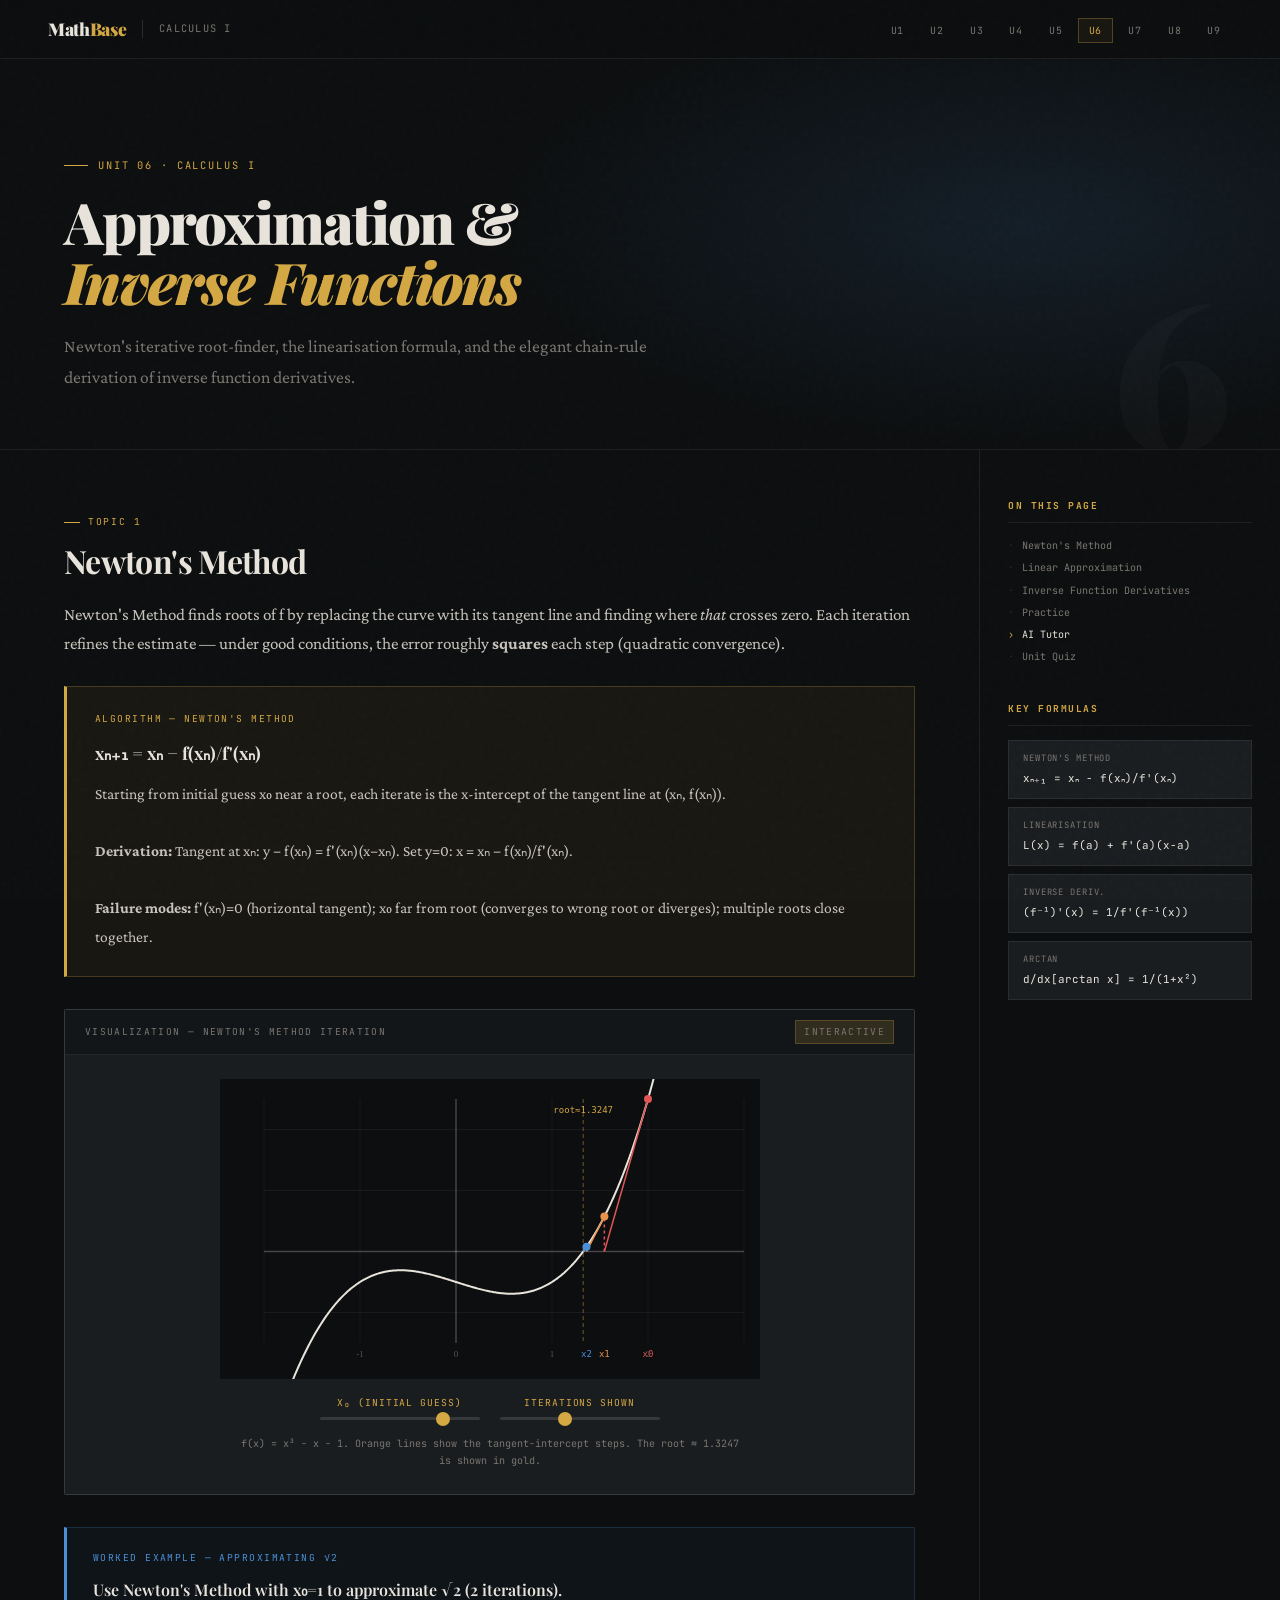
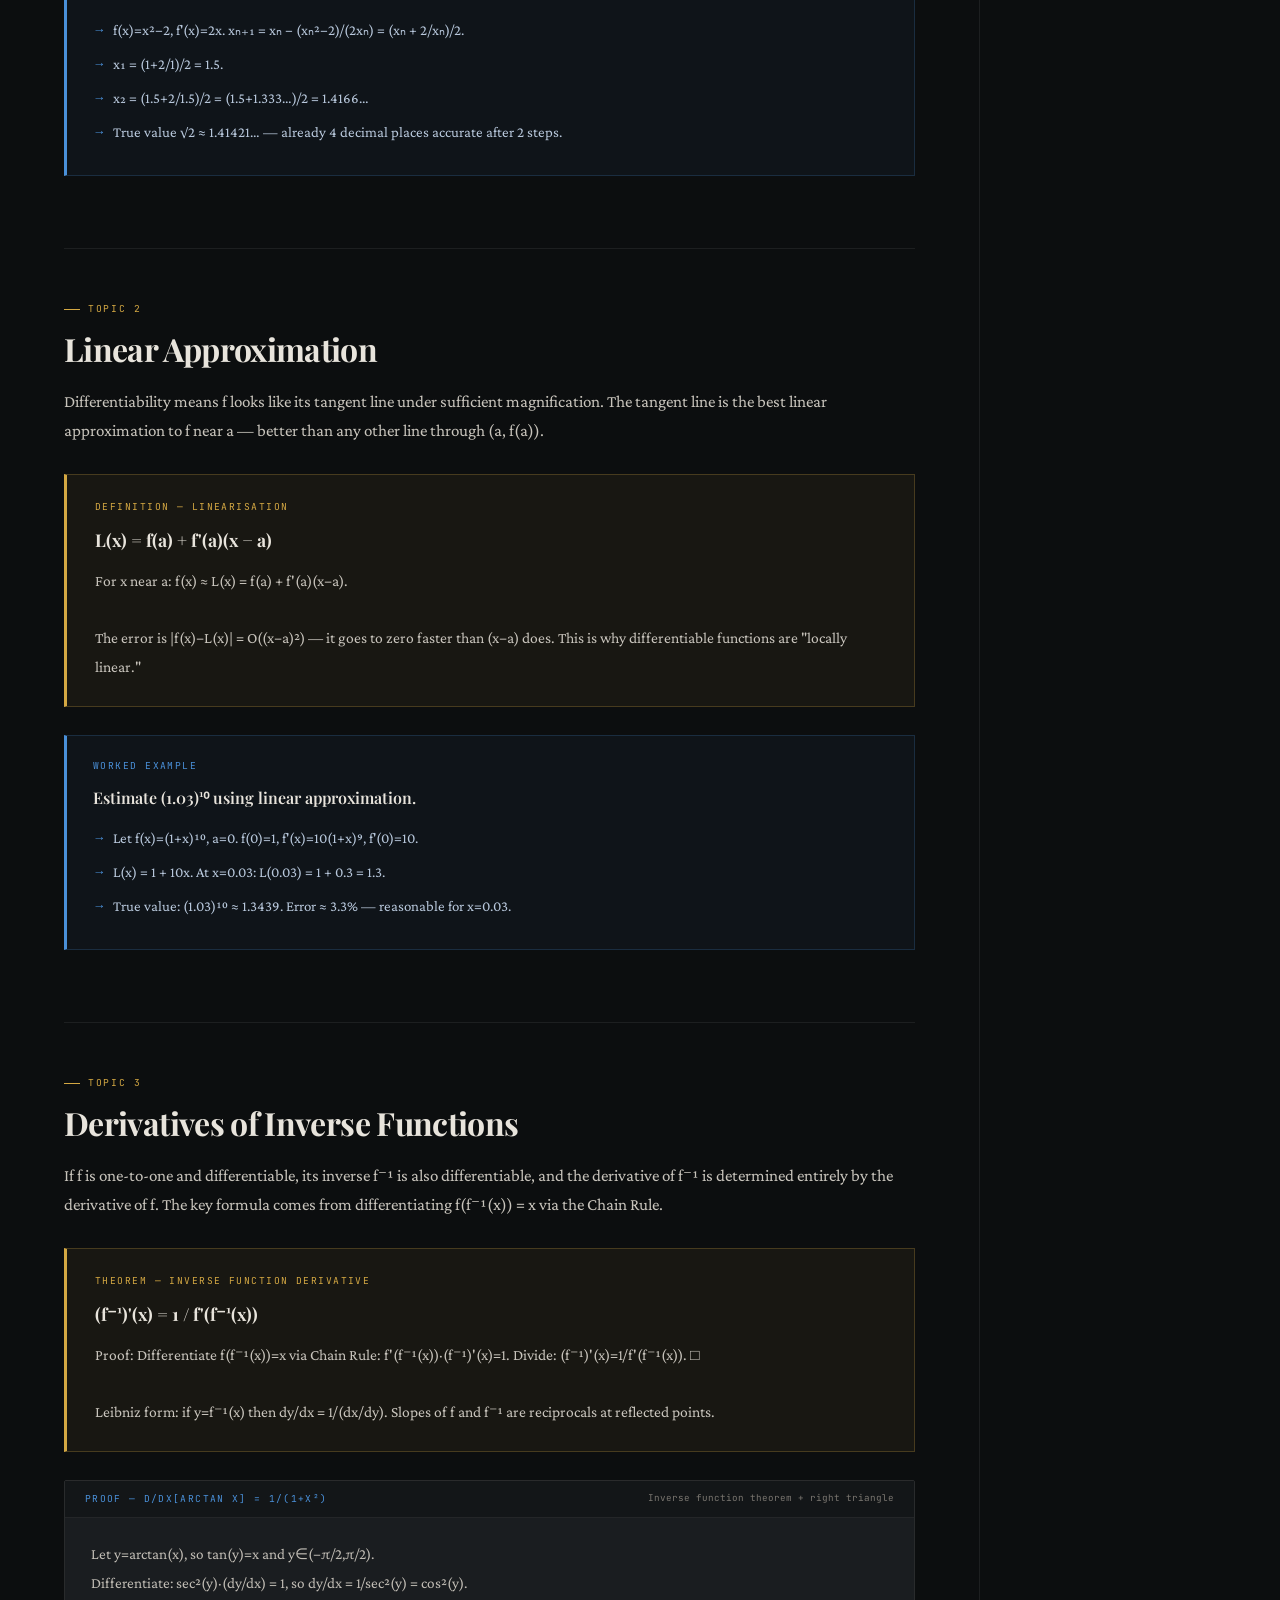
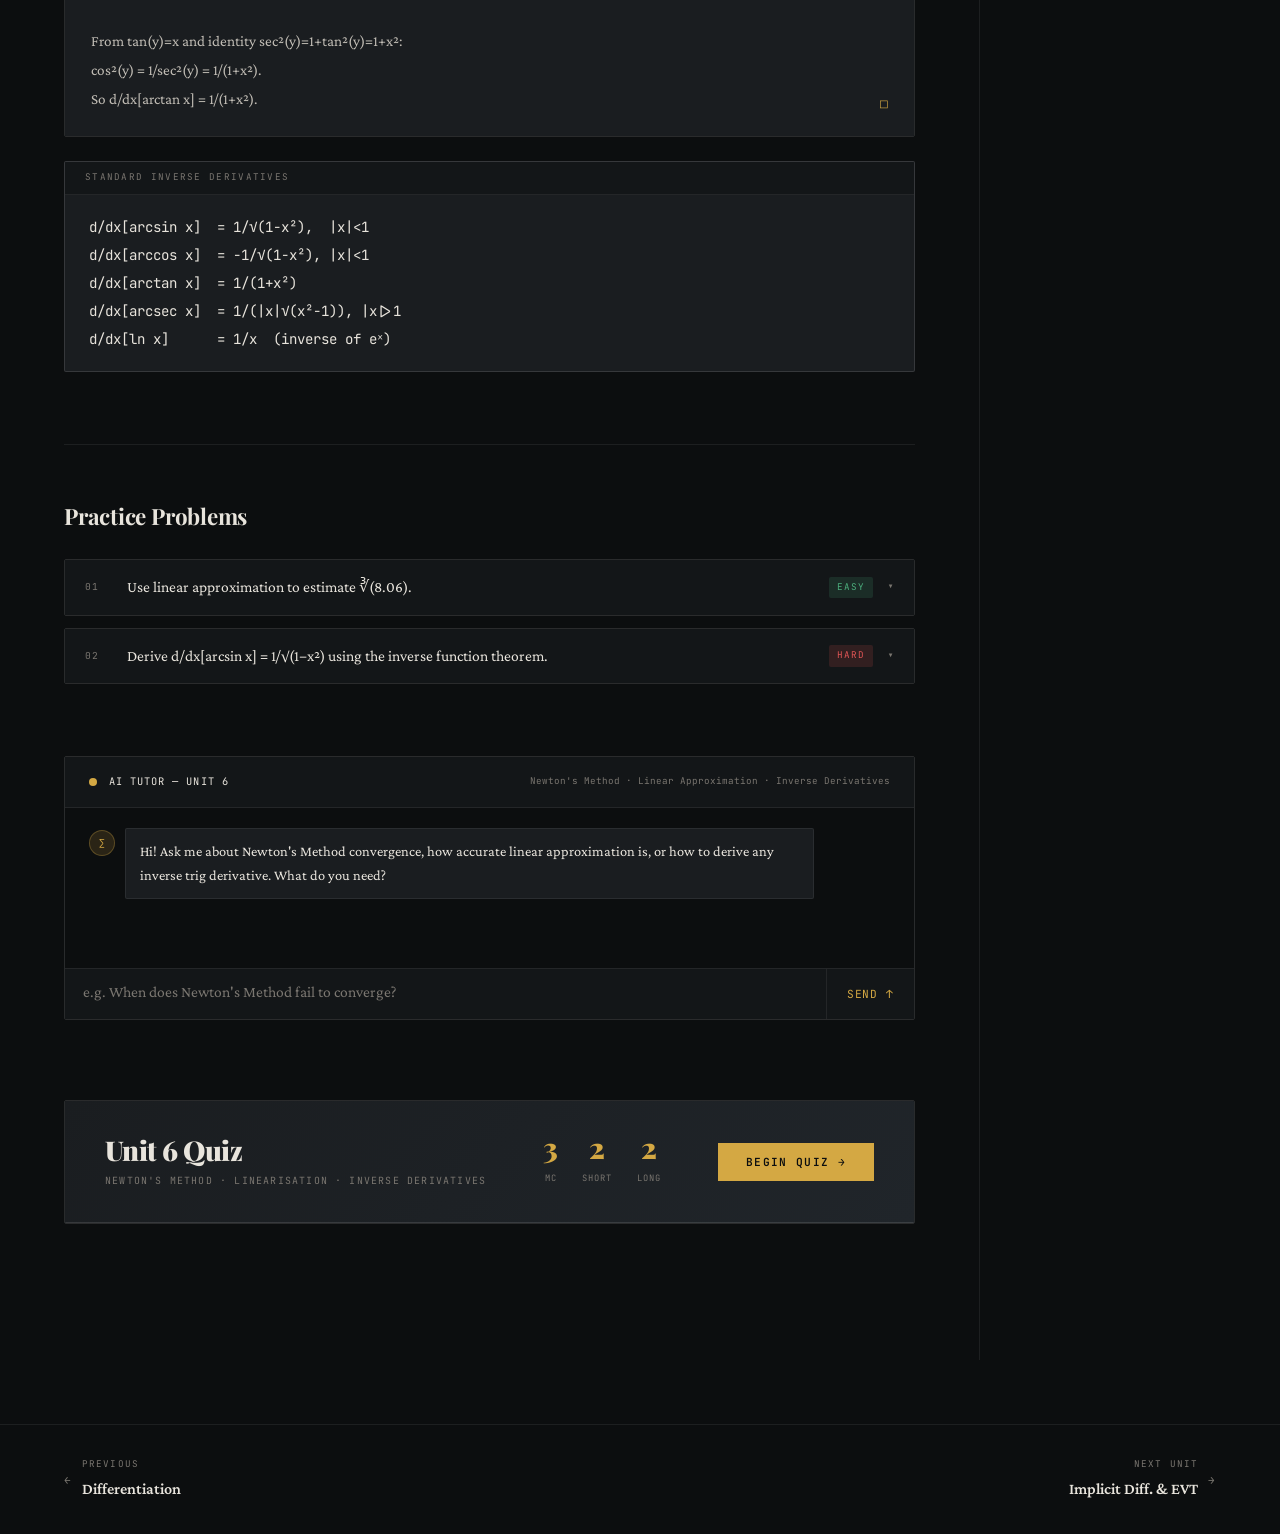
<file: unit6.html>
<!DOCTYPE html>
<html lang="en">
<head><meta charset="UTF-8"/><meta name="viewport" content="width=device-width,initial-scale=1"/>
<title>Unit 6 — Approximation & Inverse Functions · Calculus I</title>
<link rel="stylesheet" href="shared.css"/></head>
<body>
<script>window.UNIT_CONTEXT = "Calculus I — Unit 6: Newton's Method for root finding, Linear Approximation (linearisation) formula and its geometric meaning, Derivative of Inverse Functions theorem and its applications to arcsin/arctan/etc.";</script>
<nav class="topnav"><a class="nav-brand" href="index.html"><span class="nav-brand-logo">Math<span>Base</span></span><span class="nav-divider"></span><span class="nav-course">Calculus I</span></a><ul class="nav-units"><li><a href="unit1.html">U1</a></li><li><a href="unit2.html">U2</a></li><li><a href="unit3.html">U3</a></li><li><a href="unit4.html">U4</a></li><li><a href="unit5.html">U5</a></li><li><a href="unit6.html" class="active">U6</a></li><li><a href="unit7.html">U7</a></li><li><a href="unit8.html">U8</a></li><li><a href="unit9.html">U9</a></li></ul></nav>
<section class="unit-hero"><div class="unit-hero-bg"></div><div class="unit-eyebrow">Unit 06 · Calculus I</div><h1>Approximation &amp;<br><em>Inverse Functions</em></h1><p class="unit-hero-desc">Newton's iterative root-finder, the linearisation formula, and the elegant chain-rule derivation of inverse function derivatives.</p><div class="unit-hero-number">6</div></section>
<div class="page-body"><main class="main-content">

<div class="topic-block" id="newton">
  <div class="topic-label">Topic 1</div>
  <h2>Newton's Method</h2>
  <p>Newton's Method finds roots of f by replacing the curve with its tangent line and finding where <em>that</em> crosses zero. Each iteration refines the estimate — under good conditions, the error roughly <strong>squares</strong> each step (quadratic convergence).</p>

  <div class="theorem-box"><div class="thm-label">Algorithm — Newton's Method</div><div class="thm-title">xₙ₊₁ = xₙ − f(xₙ)/f'(xₙ)</div><div class="thm-body">Starting from initial guess x₀ near a root, each iterate is the x-intercept of the tangent line at (xₙ, f(xₙ)).<br><br><strong>Derivation:</strong> Tangent at xₙ: y − f(xₙ) = f'(xₙ)(x−xₙ). Set y=0: x = xₙ − f(xₙ)/f'(xₙ).<br><br><strong>Failure modes:</strong> f'(xₙ)=0 (horizontal tangent); x₀ far from root (converges to wrong root or diverges); multiple roots close together.</div></div>

  <!-- Newton's method visualization -->
  <div class="viz-container">
    <div class="viz-header"><span>Visualization — Newton's Method Iteration</span><span class="viz-badge">Interactive</span></div>
    <div class="viz-body">
      <canvas id="newtonCanvas" width="540" height="300" style="max-width:100%;display:block;background:#0c0e0f;border-radius:2px"></canvas>
      <div class="viz-controls">
        <div class="viz-slider-group"><span class="viz-slider-label">x₀ (initial guess)</span><input type="range" class="viz-slider" id="x0Slider" min="-200" max="300" value="200" step="5"/></div>
        <div class="viz-slider-group"><span class="viz-slider-label">Iterations shown</span><input type="range" class="viz-slider" id="iterSlider" min="1" max="6" value="3" step="1"/></div>
      </div>
      <div class="viz-caption">f(x) = x³ − x − 1. Orange lines show the tangent-intercept steps. The root ≈ 1.3247 is shown in gold.</div>
    </div>
  </div>

  <div class="example-block"><div class="ex-label">Worked Example — Approximating √2</div>
  <div class="ex-problem">Use Newton's Method with x₀=1 to approximate √2 (2 iterations).</div>
  <div class="ex-step">f(x)=x²−2, f'(x)=2x. xₙ₊₁ = xₙ − (xₙ²−2)/(2xₙ) = (xₙ + 2/xₙ)/2.</div>
  <div class="ex-step">x₁ = (1+2/1)/2 = 1.5.</div>
  <div class="ex-step">x₂ = (1.5+2/1.5)/2 = (1.5+1.333…)/2 = 1.4166…</div>
  <div class="ex-step">True value √2 ≈ 1.41421… — already 4 decimal places accurate after 2 steps.</div></div>
</div>

<hr class="topic-divider"/>

<div class="topic-block" id="linearapprox">
  <div class="topic-label">Topic 2</div>
  <h2>Linear Approximation</h2>
  <p>Differentiability means f looks like its tangent line under sufficient magnification. The tangent line is the best linear approximation to f near a — better than any other line through (a, f(a)).</p>

  <div class="theorem-box"><div class="thm-label">Definition — Linearisation</div><div class="thm-title">L(x) = f(a) + f'(a)(x − a)</div><div class="thm-body">For x near a: f(x) ≈ L(x) = f(a) + f'(a)(x−a).<br><br>The error is |f(x)−L(x)| = O((x−a)²) — it goes to zero faster than (x−a) does. This is why differentiable functions are "locally linear."</div></div>

  <div class="example-block"><div class="ex-label">Worked Example</div>
  <div class="ex-problem">Estimate (1.03)¹⁰ using linear approximation.</div>
  <div class="ex-step">Let f(x)=(1+x)¹⁰, a=0. f(0)=1, f'(x)=10(1+x)⁹, f'(0)=10.</div>
  <div class="ex-step">L(x) = 1 + 10x. At x=0.03: L(0.03) = 1 + 0.3 = 1.3.</div>
  <div class="ex-step">True value: (1.03)¹⁰ ≈ 1.3439. Error ≈ 3.3% — reasonable for x=0.03.</div></div>
</div>

<hr class="topic-divider"/>

<div class="topic-block" id="inversederiv">
  <div class="topic-label">Topic 3</div>
  <h2>Derivatives of Inverse Functions</h2>
  <p>If f is one-to-one and differentiable, its inverse f⁻¹ is also differentiable, and the derivative of f⁻¹ is determined entirely by the derivative of f. The key formula comes from differentiating f(f⁻¹(x)) = x via the Chain Rule.</p>

  <div class="theorem-box"><div class="thm-label">Theorem — Inverse Function Derivative</div><div class="thm-title">(f⁻¹)'(x) = 1 / f'(f⁻¹(x))</div><div class="thm-body">Proof: Differentiate f(f⁻¹(x))=x via Chain Rule: f'(f⁻¹(x))·(f⁻¹)'(x)=1. Divide: (f⁻¹)'(x)=1/f'(f⁻¹(x)). □<br><br>Leibniz form: if y=f⁻¹(x) then dy/dx = 1/(dx/dy). Slopes of f and f⁻¹ are reciprocals at reflected points.</div></div>

  <div class="proof-block"><div class="proof-header"><span>Proof — d/dx[arctan x] = 1/(1+x²)</span><span>Inverse function theorem + right triangle</span></div><div class="proof-body">
    Let y=arctan(x), so tan(y)=x and y∈(−π/2,π/2).<br>
    Differentiate: sec²(y)·(dy/dx) = 1, so dy/dx = 1/sec²(y) = cos²(y).<br><br>
    From tan(y)=x and identity sec²(y)=1+tan²(y)=1+x²:<br>
    cos²(y) = 1/sec²(y) = 1/(1+x²).<br>
    So d/dx[arctan x] = 1/(1+x²). <span class="qed">□</span>
  </div></div>

  <div class="formula-block"><div class="f-label">Standard Inverse Derivatives</div><div class="f-math">d/dx[arcsin x]  = 1/√(1−x²),  |x|&lt;1
d/dx[arccos x]  = −1/√(1−x²), |x|&lt;1
d/dx[arctan x]  = 1/(1+x²)
d/dx[arcsec x]  = 1/(|x|√(x²−1)), |x|>1
d/dx[ln x]      = 1/x  (inverse of eˣ)</div></div>
</div>

<hr class="topic-divider"/>

<div class="practice-section topic-block" id="practice">
  <h3>Practice Problems</h3>
  <div class="practice-grid">
    <div class="practice-problem"><div class="pp-header"><span class="pp-num">01</span><span class="pp-q">Use linear approximation to estimate ∛(8.06).</span><span class="pp-diff diff-easy">Easy</span><span class="pp-toggle">▾</span></div><div class="pp-answer">f(x)=x^(1/3), a=8. f(8)=2, f'(x)=(1/3)x^(-2/3), f'(8)=1/12. L(x)=2+(1/12)(x−8). At x=8.06: L=2+(0.06/12)=2+0.005=2.005. True: ≈2.00499…</div></div>
    <div class="practice-problem"><div class="pp-header"><span class="pp-num">02</span><span class="pp-q">Derive d/dx[arcsin x] = 1/√(1−x²) using the inverse function theorem.</span><span class="pp-diff diff-hard">Hard</span><span class="pp-toggle">▾</span></div><div class="pp-answer">Let y=arcsin(x), so sin(y)=x, y∈[−π/2,π/2]. Differentiate: cos(y)·dy/dx=1, so dy/dx=1/cos(y). Since sin(y)=x and y∈[−π/2,π/2]: cos(y)=√(1−sin²y)=√(1−x²)≥0. Thus d/dx[arcsin x]=1/√(1−x²). □</div></div>
  </div>
</div>

<div class="ai-chat topic-block" id="ai-chat">
  <div class="ai-chat-header"><div class="ai-dot"></div><span>AI Tutor — Unit 6</span><small>Newton's Method · Linear Approximation · Inverse Derivatives</small></div>
  <div class="chat-messages" id="chatMessages"><div class="msg ai"><div class="msg-avatar">∑</div><div class="msg-bubble">Hi! Ask me about Newton's Method convergence, how accurate linear approximation is, or how to derive any inverse trig derivative. What do you need?</div></div></div>
  <div class="chat-input-row"><textarea class="chat-input" id="chatInput" placeholder="e.g. When does Newton's Method fail to converge?" rows="1"></textarea><button class="chat-send" id="sendBtn" onclick="sendMessage()">Send ↑</button></div>
</div>

<!-- QUIZ -->
<div class="quiz-section topic-block" id="quiz-u6">
  <div class="quiz-banner"><div class="quiz-banner-left"><h2>Unit 6 Quiz</h2><p>Newton's Method · Linearisation · Inverse Derivatives</p></div>
    <div class="quiz-meta"><div class="quiz-meta-item"><span class="quiz-meta-num">3</span><span class="quiz-meta-label">MC</span></div><div class="quiz-meta-item"><span class="quiz-meta-num">2</span><span class="quiz-meta-label">Short</span></div><div class="quiz-meta-item"><span class="quiz-meta-num">2</span><span class="quiz-meta-label">Long</span></div></div>
    <button class="quiz-start-btn">Begin Quiz →</button></div>
  <div class="quiz-body">
    <div class="quiz-progress-bar"><div class="quiz-progress-fill"></div></div>
    <div class="quiz-section-label"><span class="qsl-icon">Section A</span><span class="qsl-title">Multiple Choice</span><span class="qsl-badge">3 Questions</span></div>

    <div class="quiz-question">
      <div class="qq-num">Question 1</div>
      <div class="qq-text">In Newton's Method, if f'(xₙ) = 0 at some iterate xₙ, then:</div>
      <div class="mc-options">
        <div class="mc-option" data-correct="false"><span class="mc-letter">A</span><span class="mc-text">The method converges immediately since xₙ is a critical point.</span></div>
        <div class="mc-option" data-correct="true"><span class="mc-letter">B</span><span class="mc-text">The method fails — division by zero; xₙ₊₁ is undefined.</span></div>
        <div class="mc-option" data-correct="false"><span class="mc-letter">C</span><span class="mc-text">xₙ must be the root, so we stop.</span></div>
        <div class="mc-option" data-correct="false"><span class="mc-letter">D</span><span class="mc-text">The tangent line is horizontal, so xₙ₊₁ = xₙ.</span></div>
      </div>
      <div class="mc-feedback"><strong>Correct! B.</strong> xₙ₊₁ = xₙ − f(xₙ)/f'(xₙ) requires f'(xₙ)≠0. If f'(xₙ)=0, the tangent is horizontal and never crosses the x-axis — xₙ₊₁ is undefined. A: a critical point is not necessarily a root. C: f'(xₙ)=0 just means the tangent is flat, not that f(xₙ)=0.</div>
      <button class="qq-check-btn" data-type="mc" disabled>Check Answer</button>
    </div>

    <div class="quiz-question">
      <div class="qq-num">Question 2</div>
      <div class="qq-text">Linear approximation f(x) ≈ f(a) + f'(a)(x−a) is most accurate when:</div>
      <div class="mc-options">
        <div class="mc-option" data-correct="false"><span class="mc-letter">A</span><span class="mc-text">f is increasing near a.</span></div>
        <div class="mc-option" data-correct="true"><span class="mc-letter">B</span><span class="mc-text">x is very close to a and the second derivative f''(a) is small in magnitude.</span></div>
        <div class="mc-option" data-correct="false"><span class="mc-letter">C</span><span class="mc-text">f'(a) is large (steep tangent = more accurate).</span></div>
        <div class="mc-option" data-correct="false"><span class="mc-letter">D</span><span class="mc-text">a is a critical point (f'(a)=0).</span></div>
      </div>
      <div class="mc-feedback"><strong>Correct! B.</strong> The error in linear approximation is approximately ½f''(c)(x−a)² for some c between x and a. So the approximation is best when (i) x is close to a (small (x−a)²) and (ii) f'' is small (the function doesn't curve much). D is backwards — if f'(a)=0, the linear approximation is just f(a), a constant, which is poor unless f really is flat.</div>
      <button class="qq-check-btn" data-type="mc" disabled>Check Answer</button>
    </div>

    <div class="quiz-question">
      <div class="qq-num">Question 3</div>
      <div class="qq-text">If f'(x₀) = 3 and f⁻¹(y₀) = x₀ (i.e. f(x₀) = y₀), what is (f⁻¹)'(y₀)?</div>
      <div class="mc-options">
        <div class="mc-option" data-correct="false"><span class="mc-letter">A</span><span class="mc-text">3</span></div>
        <div class="mc-option" data-correct="false"><span class="mc-letter">B</span><span class="mc-text">−3</span></div>
        <div class="mc-option" data-correct="true"><span class="mc-letter">C</span><span class="mc-text">1/3</span></div>
        <div class="mc-option" data-correct="false"><span class="mc-letter">D</span><span class="mc-text">−1/3</span></div>
      </div>
      <div class="mc-feedback"><strong>Correct! C.</strong> By the Inverse Function Theorem: (f⁻¹)'(y₀) = 1/f'(f⁻¹(y₀)) = 1/f'(x₀) = 1/3. The slopes of f and f⁻¹ at reflected points are reciprocals of each other.</div>
      <button class="qq-check-btn" data-type="mc" disabled>Check Answer</button>
    </div>

    <div class="quiz-section-label"><span class="qsl-icon">Section B</span><span class="qsl-title">Short Answer</span><span class="qsl-badge">2 Questions</span></div>

    <div class="quiz-question">
      <div class="qq-num">Question 4</div>
      <div class="qq-text">Use linear approximation to estimate sin(0.1). Round to 4 decimal places.</div>
      <input type="text" class="sa-input" placeholder="e.g. 0.1000" data-accept="0.1|0.1000|0.10"/>
      <div class="sa-feedback incorrect-sfb"><span class="sa-answer-reveal">≈ 0.1. Linearise sin(x) at a=0: L(x)=sin(0)+cos(0)(x−0)=x. So sin(0.1)≈0.1. True value: 0.09983…</span></div>
      <button class="qq-check-btn" data-type="sa">Check</button>
    </div>

    <div class="quiz-question">
      <div class="qq-num">Question 5</div>
      <div class="qq-text">Given f(x) = x³ + 2x and f(1) = 3. What is (f⁻¹)'(3)?</div>
      <input type="text" class="sa-input" placeholder="e.g. 1/5" data-accept="1/5|0.2"/>
      <div class="sa-feedback incorrect-sfb"><span class="sa-answer-reveal">1/5. f'(x)=3x²+2. f'(1)=3+2=5. (f⁻¹)'(3)=1/f'(f⁻¹(3))=1/f'(1)=1/5.</span></div>
      <button class="qq-check-btn" data-type="sa">Check</button>
    </div>

    <div class="quiz-section-label"><span class="qsl-icon">Section C</span><span class="qsl-title">Long Answer</span><span class="qsl-badge">2 Questions</span></div>

    <div class="quiz-question">
      <div class="qq-num">Question 6 — Newton's Method</div>
      <div class="qq-text">Apply Newton's Method to f(x) = x² − 5 starting from x₀ = 2. Perform 3 iterations and state how close you are to √5 after each step.</div>
      <textarea class="la-textarea" placeholder="x₁ = x₀ − f(x₀)/f'(x₀) = ..."></textarea>
      <button class="la-reveal-btn">Reveal Model Solution</button>
      <div class="la-solution"><div class="la-sol-label">Model Solution</div><div class="la-sol-body">
        f(x)=x²−5, f'(x)=2x. Iteration: xₙ₊₁ = xₙ − (xₙ²−5)/(2xₙ) = (xₙ + 5/xₙ)/2.<br><br>
        x₁ = (2 + 5/2)/2 = (2+2.5)/2 = <strong>2.25</strong>. Error: |2.25−√5| ≈ |2.25−2.2360679…| ≈ 0.0139.<br><br>
        x₂ = (2.25 + 5/2.25)/2 = (2.25+2.2222…)/2 ≈ <strong>2.2361111</strong>. Error ≈ 0.0000432.<br><br>
        x₃ ≈ (2.2361111 + 5/2.2361111)/2 ≈ <strong>2.2360679</strong>. Error ≈ 4×10⁻¹⁰.<br><br>
        The error roughly squares each iteration — this is quadratic convergence.
      </div></div>
    </div>

    <div class="quiz-question">
      <div class="qq-num">Question 7 — Inverse Derivative Derivation</div>
      <div class="qq-text">Derive d/dx[arctan(x)] = 1/(1+x²) from scratch. Your proof must state the identity you use to simplify sec²(arctan x).</div>
      <textarea class="la-textarea" placeholder="Let y = arctan(x), so tan(y) = x. Differentiate implicitly..."></textarea>
      <button class="la-reveal-btn">Reveal Model Solution</button>
      <div class="la-solution"><div class="la-sol-label">Model Solution</div><div class="la-sol-body">
        <strong>Setup:</strong> Let y = arctan(x), so tan(y) = x with y ∈ (−π/2, π/2).<br><br>
        <strong>Implicit differentiation:</strong> d/dx[tan(y)] = d/dx[x] ⟹ sec²(y)·(dy/dx) = 1.<br>
        So dy/dx = 1/sec²(y) = cos²(y).<br><br>
        <strong>Key identity:</strong> From tan(y)=x: draw a right triangle with opposite=x, adjacent=1, hypotenuse=√(1+x²). Then cos(y) = 1/√(1+x²), so cos²(y) = 1/(1+x²).<br><br>
        Alternatively: sec²(y) = 1 + tan²(y) = 1 + x², so 1/sec²(y) = 1/(1+x²).<br><br>
        <strong>Conclusion:</strong> d/dx[arctan x] = 1/(1+x²). □
      </div></div>
    </div>

    <div class="quiz-submit-row"><span class="quiz-submit-note">MC and Short Answer auto-scored.</span><button class="quiz-submit-btn">Submit &amp; Score →</button></div>
    <div class="quiz-score-panel"><div class="qs-title">Quiz Complete</div><div class="qs-score">—</div><div class="qs-label">out of 5 scored questions</div><p class="qs-msg"></p><button class="quiz-retry-btn">↺ Retry Quiz</button></div>
  </div>
</div>

</main>
<aside class="sidebar">
  <div class="sidebar-section"><h4>On This Page</h4><ul class="toc-list">
    <li><a href="#newton">Newton's Method</a></li><li><a href="#linearapprox">Linear Approximation</a></li><li><a href="#inversederiv">Inverse Function Derivatives</a></li><li><a href="#practice">Practice</a></li><li><a href="#ai-chat">AI Tutor</a></li><li><a href="#quiz-u6">Unit Quiz</a></li>
  </ul></div>
  <div class="sidebar-section"><h4>Key Formulas</h4>
    <div class="formula-pill"><div class="fp-label">Newton's Method</div><div class="fp-math">xₙ₊₁ = xₙ − f(xₙ)/f'(xₙ)</div></div>
    <div class="formula-pill"><div class="fp-label">Linearisation</div><div class="fp-math">L(x) = f(a) + f'(a)(x−a)</div></div>
    <div class="formula-pill"><div class="fp-label">Inverse Deriv.</div><div class="fp-math">(f⁻¹)'(x) = 1/f'(f⁻¹(x))</div></div>
    <div class="formula-pill"><div class="fp-label">arctan</div><div class="fp-math">d/dx[arctan x] = 1/(1+x²)</div></div>
  </div>
</aside>
</div>
<div class="unit-nav"><a href="unit5.html" class="unit-nav-btn">← <div><span class="un-label">Previous</span><span class="un-title">Differentiation</span></div></a><a href="unit7.html" class="unit-nav-btn"><div style="text-align:right"><span class="un-label">Next Unit</span><span class="un-title">Implicit Diff. & EVT</span></div> →</a></div>
<script src="shared.js"></script>
<script>
(function(){
  const canvas=document.getElementById('newtonCanvas');
  if(!canvas)return;
  const ctx=canvas.getContext('2d');
  const x0Slider=document.getElementById('x0Slider');
  const iterSlider=document.getElementById('iterSlider');
  const W=canvas.width,H=canvas.height;
  const xMin=-2,xMax=3,yMin=-3,yMax=5;
  const pad={l:44,r:16,t:20,b:36};
  const pw=W-pad.l-pad.r,ph=H-pad.t-pad.b;
  const sx=x=>pad.l+(x-xMin)/(xMax-xMin)*pw;
  const sy=y=>pad.t+(1-(y-yMin)/(yMax-yMin))*ph;
  const f=x=>x*x*x-x-1;
  const fp=x=>3*x*x-1;
  const ROOT=1.3247179572;

  function draw(){
    let x=+x0Slider.value/100;
    const iters=+iterSlider.value;
    ctx.clearRect(0,0,W,H);
    ctx.fillStyle='#0c0e0f';ctx.fillRect(0,0,W,H);
    // grid
    ctx.strokeStyle='rgba(255,255,255,0.05)';ctx.lineWidth=1;
    for(let xg=-2;xg<=3;xg++){ctx.beginPath();ctx.moveTo(sx(xg),pad.t);ctx.lineTo(sx(xg),pad.t+ph);ctx.stroke();}
    for(let yg=-2;yg<=4;yg+=2){ctx.beginPath();ctx.moveTo(pad.l,sy(yg));ctx.lineTo(pad.l+pw,sy(yg));ctx.stroke();}
    // axes
    ctx.strokeStyle='rgba(255,255,255,0.2)';ctx.lineWidth=1.5;
    ctx.beginPath();ctx.moveTo(pad.l,sy(0));ctx.lineTo(pad.l+pw,sy(0));ctx.stroke();
    ctx.beginPath();ctx.moveTo(sx(0),pad.t);ctx.lineTo(sx(0),pad.t+ph);ctx.stroke();
    // curve
    ctx.strokeStyle='#e8e4dc';ctx.lineWidth=2;
    ctx.beginPath();
    for(let px=0;px<=pw;px++){
      const xv=xMin+(px/pw)*(xMax-xMin);
      const yv=f(xv);
      if(px===0)ctx.moveTo(pad.l+px,sy(yv));
      else ctx.lineTo(pad.l+px,sy(yv));
    }
    ctx.stroke();
    // root line
    ctx.strokeStyle='rgba(212,168,67,0.5)';ctx.lineWidth=1;ctx.setLineDash([4,3]);
    ctx.beginPath();ctx.moveTo(sx(ROOT),pad.t);ctx.lineTo(sx(ROOT),pad.t+ph);ctx.stroke();
    ctx.setLineDash([]);
    // iterations
    const colors=['#e05555','#e8924a','#4a90d9','#4caf7d','#9b59b6','#e8e4dc'];
    for(let i=0;i<iters&&i<6;i++){
      const fy=f(x),fpy=fp(x);
      if(Math.abs(fpy)<1e-10)break;
      // tangent line
      ctx.strokeStyle=colors[i];ctx.lineWidth=1.5;ctx.setLineDash([]);
      const xnext=x-fy/fpy;
      ctx.beginPath();ctx.moveTo(sx(x),sy(fy));ctx.lineTo(sx(xnext),sy(0));ctx.stroke();
      // vertical drop
      ctx.setLineDash([3,3]);
      ctx.beginPath();ctx.moveTo(sx(xnext),sy(0));ctx.lineTo(sx(xnext),sy(f(xnext)));ctx.stroke();
      ctx.setLineDash([]);
      // point
      ctx.beginPath();ctx.arc(sx(x),sy(fy),4,0,Math.PI*2);ctx.fillStyle=colors[i];ctx.fill();
      ctx.fillStyle=colors[i];ctx.font='9px JetBrains Mono,monospace';ctx.textAlign='center';
      ctx.fillText('x'+i,sx(x),pad.t+ph+14);
      x=xnext;
    }
    // final xnext label
    ctx.fillStyle='#d4a843';ctx.font='9px JetBrains Mono,monospace';ctx.textAlign='center';
    ctx.fillText('root≈'+ROOT.toFixed(4),sx(ROOT),pad.t+14);
    // axis ticks
    [-1,0,1,2].forEach(xv=>{ctx.fillStyle='#5a5650';ctx.font='9px JetBrains Mono';ctx.textAlign='center';ctx.fillText(xv,sx(xv),pad.t+ph+14);});
  }
  x0Slider.addEventListener('input',draw);
  iterSlider.addEventListener('input',draw);
  draw();
})();
</script>
</body></html>
</file>
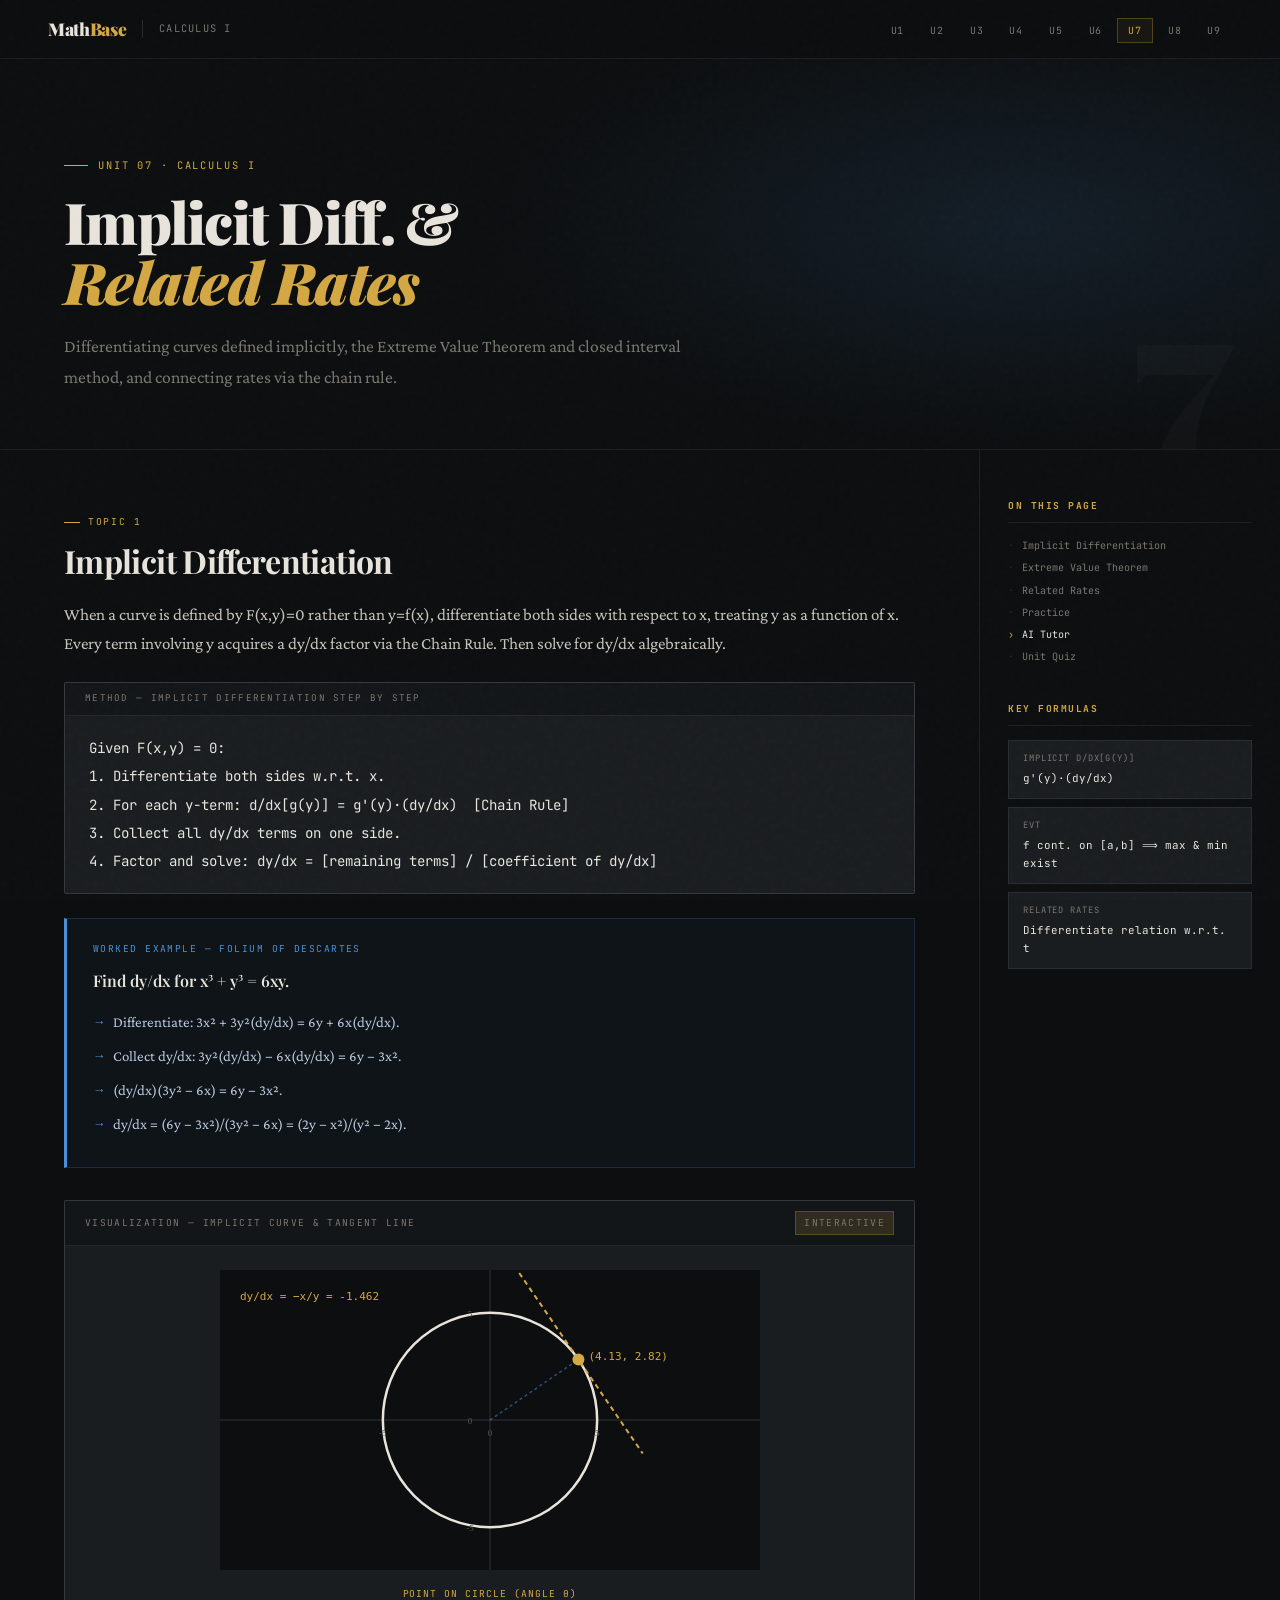
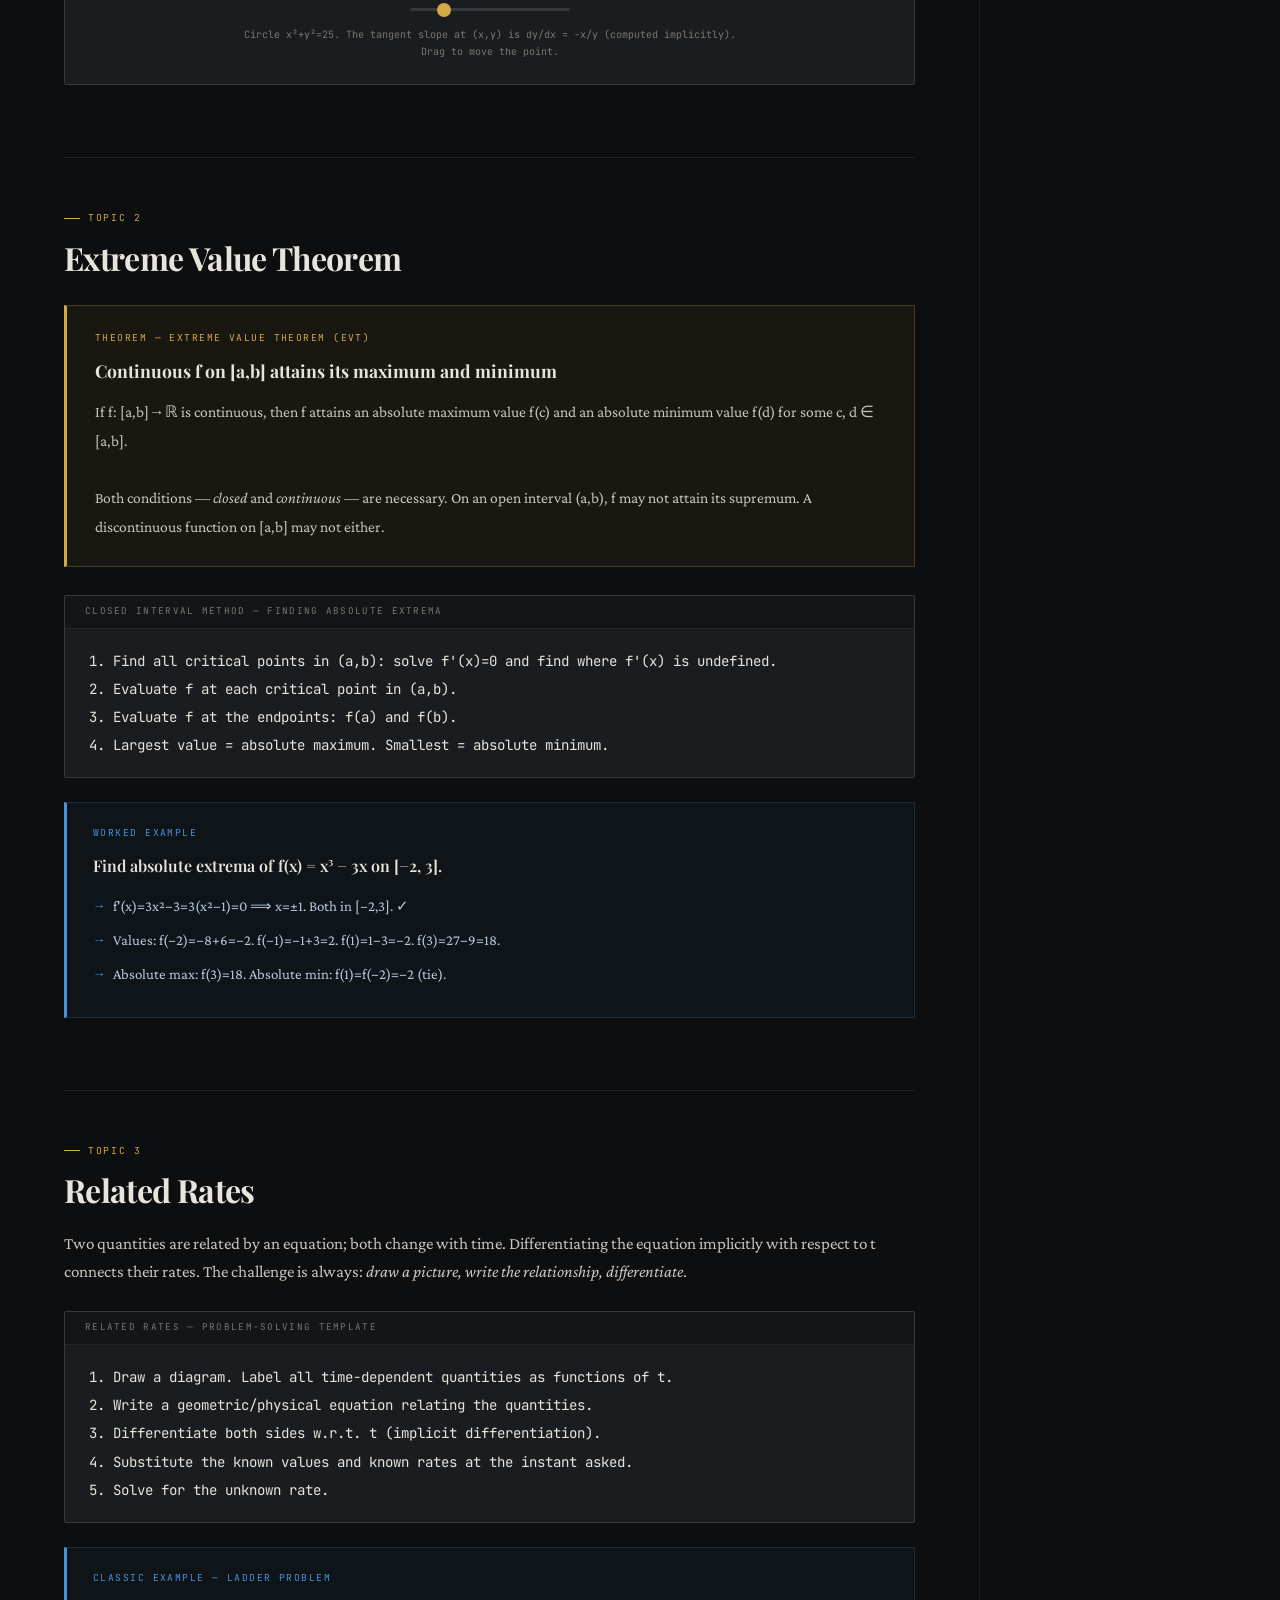
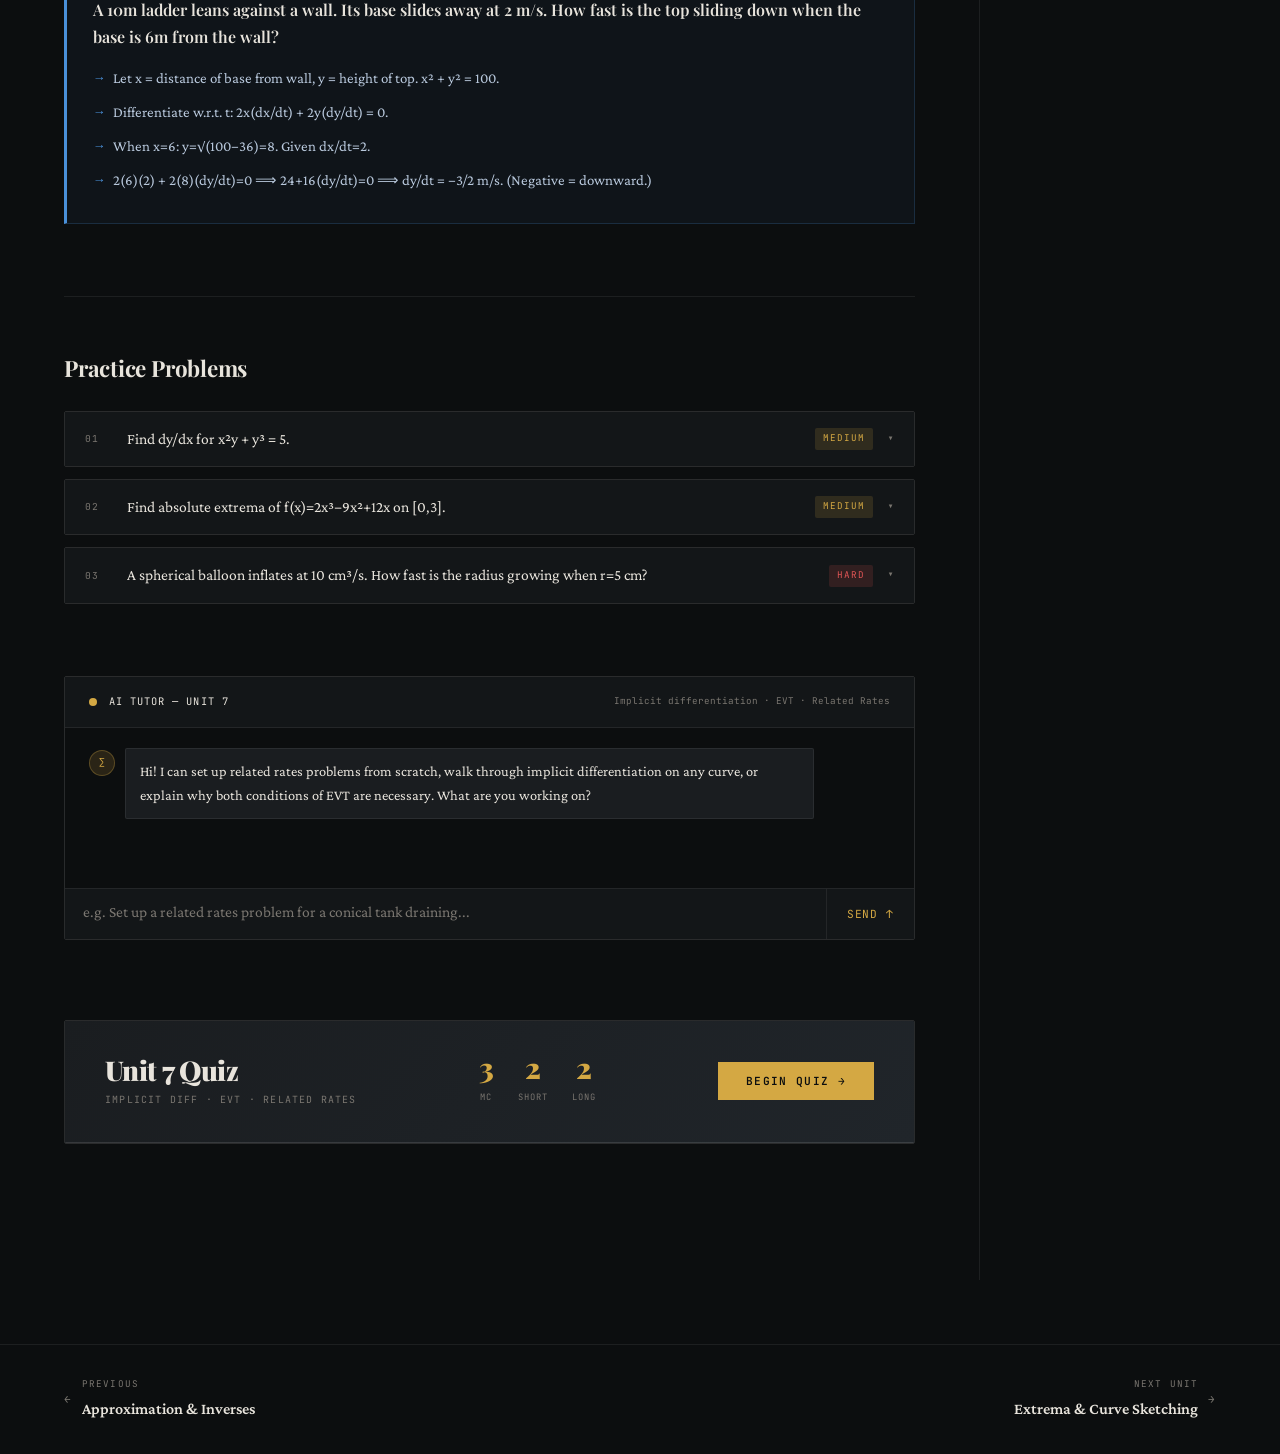
<file: unit7.html>
<!DOCTYPE html>
<html lang="en">
<head><meta charset="UTF-8"/><meta name="viewport" content="width=device-width,initial-scale=1"/>
<title>Unit 7 — Implicit Differentiation & EVT · Calculus I</title>
<link rel="stylesheet" href="shared.css"/></head>
<body>
<script>window.UNIT_CONTEXT = "Calculus I — Unit 7: Implicit differentiation of curves defined by equations F(x,y)=0, the Extreme Value Theorem with the closed interval method, and Related Rates problems";</script>
<nav class="topnav"><a class="nav-brand" href="index.html"><span class="nav-brand-logo">Math<span>Base</span></span><span class="nav-divider"></span><span class="nav-course">Calculus I</span></a><ul class="nav-units"><li><a href="unit1.html">U1</a></li><li><a href="unit2.html">U2</a></li><li><a href="unit3.html">U3</a></li><li><a href="unit4.html">U4</a></li><li><a href="unit5.html">U5</a></li><li><a href="unit6.html">U6</a></li><li><a href="unit7.html" class="active">U7</a></li><li><a href="unit8.html">U8</a></li><li><a href="unit9.html">U9</a></li></ul></nav>
<section class="unit-hero"><div class="unit-hero-bg"></div><div class="unit-eyebrow">Unit 07 · Calculus I</div><h1>Implicit Diff. &amp;<br><em>Related Rates</em></h1><p class="unit-hero-desc">Differentiating curves defined implicitly, the Extreme Value Theorem and closed interval method, and connecting rates via the chain rule.</p><div class="unit-hero-number">7</div></section>
<div class="page-body"><main class="main-content">

<div class="topic-block" id="implicit">
  <div class="topic-label">Topic 1</div>
  <h2>Implicit Differentiation</h2>
  <p>When a curve is defined by F(x,y)=0 rather than y=f(x), differentiate both sides with respect to x, treating y as a function of x. Every term involving y acquires a dy/dx factor via the Chain Rule. Then solve for dy/dx algebraically.</p>

  <div class="formula-block"><div class="f-label">Method — Implicit Differentiation Step by Step</div><div class="f-math">Given F(x,y) = 0:
1. Differentiate both sides w.r.t. x.
2. For each y-term: d/dx[g(y)] = g'(y)·(dy/dx)  [Chain Rule]
3. Collect all dy/dx terms on one side.
4. Factor and solve: dy/dx = [remaining terms] / [coefficient of dy/dx]</div></div>

  <div class="example-block"><div class="ex-label">Worked Example — Folium of Descartes</div>
  <div class="ex-problem">Find dy/dx for x³ + y³ = 6xy.</div>
  <div class="ex-step">Differentiate: 3x² + 3y²(dy/dx) = 6y + 6x(dy/dx).</div>
  <div class="ex-step">Collect dy/dx: 3y²(dy/dx) − 6x(dy/dx) = 6y − 3x².</div>
  <div class="ex-step">(dy/dx)(3y² − 6x) = 6y − 3x².</div>
  <div class="ex-step">dy/dx = (6y − 3x²)/(3y² − 6x) = (2y − x²)/(y² − 2x).</div></div>

  <!-- Implicit curve visualization -->
  <div class="viz-container">
    <div class="viz-header"><span>Visualization — Implicit Curve & Tangent Line</span><span class="viz-badge">Interactive</span></div>
    <div class="viz-body">
      <canvas id="implCanvas" width="540" height="300" style="max-width:100%;display:block;background:#0c0e0f;border-radius:2px"></canvas>
      <div class="viz-controls">
        <div class="viz-slider-group"><span class="viz-slider-label">Point on circle (angle θ)</span><input type="range" class="viz-slider" id="thetaSlider" min="0" max="314" value="60" step="2"/></div>
      </div>
      <div class="viz-caption">Circle x²+y²=25. The tangent slope at (x,y) is dy/dx = −x/y (computed implicitly). Drag to move the point.</div>
    </div>
  </div>
</div>

<hr class="topic-divider"/>

<div class="topic-block" id="evt">
  <div class="topic-label">Topic 2</div>
  <h2>Extreme Value Theorem</h2>
  <div class="theorem-box"><div class="thm-label">Theorem — Extreme Value Theorem (EVT)</div><div class="thm-title">Continuous f on [a,b] attains its maximum and minimum</div><div class="thm-body">If f: [a,b]→ℝ is continuous, then f attains an absolute maximum value f(c) and an absolute minimum value f(d) for some c, d ∈ [a,b].<br><br>Both conditions — <em>closed</em> and <em>continuous</em> — are necessary. On an open interval (a,b), f may not attain its supremum. A discontinuous function on [a,b] may not either.</div></div>

  <div class="formula-block"><div class="f-label">Closed Interval Method — Finding Absolute Extrema</div><div class="f-math">1. Find all critical points in (a,b): solve f'(x)=0 and find where f'(x) is undefined.
2. Evaluate f at each critical point in (a,b).
3. Evaluate f at the endpoints: f(a) and f(b).
4. Largest value = absolute maximum. Smallest = absolute minimum.</div></div>

  <div class="example-block"><div class="ex-label">Worked Example</div>
  <div class="ex-problem">Find absolute extrema of f(x) = x³ − 3x on [−2, 3].</div>
  <div class="ex-step">f'(x)=3x²−3=3(x²−1)=0 ⟹ x=±1. Both in [−2,3]. ✓</div>
  <div class="ex-step">Values: f(−2)=−8+6=−2. f(−1)=−1+3=2. f(1)=1−3=−2. f(3)=27−9=18.</div>
  <div class="ex-step">Absolute max: f(3)=18. Absolute min: f(1)=f(−2)=−2 (tie).</div></div>
</div>

<hr class="topic-divider"/>

<div class="topic-block" id="relatedrates">
  <div class="topic-label">Topic 3</div>
  <h2>Related Rates</h2>
  <p>Two quantities are related by an equation; both change with time. Differentiating the equation implicitly with respect to t connects their rates. The challenge is always: <em>draw a picture, write the relationship, differentiate</em>.</p>

  <div class="formula-block"><div class="f-label">Related Rates — Problem-Solving Template</div><div class="f-math">1. Draw a diagram. Label all time-dependent quantities as functions of t.
2. Write a geometric/physical equation relating the quantities.
3. Differentiate both sides w.r.t. t (implicit differentiation).
4. Substitute the known values and known rates at the instant asked.
5. Solve for the unknown rate.</div></div>

  <div class="example-block"><div class="ex-label">Classic Example — Ladder Problem</div>
  <div class="ex-problem">A 10m ladder leans against a wall. Its base slides away at 2 m/s. How fast is the top sliding down when the base is 6m from the wall?</div>
  <div class="ex-step">Let x = distance of base from wall, y = height of top. x² + y² = 100.</div>
  <div class="ex-step">Differentiate w.r.t. t: 2x(dx/dt) + 2y(dy/dt) = 0.</div>
  <div class="ex-step">When x=6: y=√(100−36)=8. Given dx/dt=2.</div>
  <div class="ex-step">2(6)(2) + 2(8)(dy/dt)=0 ⟹ 24+16(dy/dt)=0 ⟹ dy/dt = −3/2 m/s. (Negative = downward.)</div></div>
</div>

<hr class="topic-divider"/>

<div class="practice-section topic-block" id="practice">
  <h3>Practice Problems</h3>
  <div class="practice-grid">
    <div class="practice-problem"><div class="pp-header"><span class="pp-num">01</span><span class="pp-q">Find dy/dx for x²y + y³ = 5.</span><span class="pp-diff diff-med">Medium</span><span class="pp-toggle">▾</span></div><div class="pp-answer">Differentiate: 2xy + x²(dy/dx) + 3y²(dy/dx)=0. Factor: (dy/dx)(x²+3y²)=−2xy. So dy/dx=−2xy/(x²+3y²).</div></div>
    <div class="practice-problem"><div class="pp-header"><span class="pp-num">02</span><span class="pp-q">Find absolute extrema of f(x)=2x³−9x²+12x on [0,3].</span><span class="pp-diff diff-med">Medium</span><span class="pp-toggle">▾</span></div><div class="pp-answer">f'(x)=6x²−18x+12=6(x−1)(x−2)=0 ⟹ x=1,2. f(0)=0, f(1)=5, f(2)=4, f(3)=9. Abs max=9 at x=3. Abs min=0 at x=0.</div></div>
    <div class="practice-problem"><div class="pp-header"><span class="pp-num">03</span><span class="pp-q">A spherical balloon inflates at 10 cm³/s. How fast is the radius growing when r=5 cm?</span><span class="pp-diff diff-hard">Hard</span><span class="pp-toggle">▾</span></div><div class="pp-answer">V=(4/3)πr³. dV/dt=4πr²(dr/dt). At r=5: 10=4π(25)(dr/dt). dr/dt=10/(100π)=1/(10π) cm/s.</div></div>
  </div>
</div>

<div class="ai-chat topic-block" id="ai-chat">
  <div class="ai-chat-header"><div class="ai-dot"></div><span>AI Tutor — Unit 7</span><small>Implicit differentiation · EVT · Related Rates</small></div>
  <div class="chat-messages" id="chatMessages"><div class="msg ai"><div class="msg-avatar">∑</div><div class="msg-bubble">Hi! I can set up related rates problems from scratch, walk through implicit differentiation on any curve, or explain why both conditions of EVT are necessary. What are you working on?</div></div></div>
  <div class="chat-input-row"><textarea class="chat-input" id="chatInput" placeholder="e.g. Set up a related rates problem for a conical tank draining..." rows="1"></textarea><button class="chat-send" id="sendBtn" onclick="sendMessage()">Send ↑</button></div>
</div>

<!-- QUIZ -->
<div class="quiz-section topic-block" id="quiz-u7">
  <div class="quiz-banner"><div class="quiz-banner-left"><h2>Unit 7 Quiz</h2><p>Implicit Diff · EVT · Related Rates</p></div>
    <div class="quiz-meta"><div class="quiz-meta-item"><span class="quiz-meta-num">3</span><span class="quiz-meta-label">MC</span></div><div class="quiz-meta-item"><span class="quiz-meta-num">2</span><span class="quiz-meta-label">Short</span></div><div class="quiz-meta-item"><span class="quiz-meta-num">2</span><span class="quiz-meta-label">Long</span></div></div>
    <button class="quiz-start-btn">Begin Quiz →</button></div>
  <div class="quiz-body">
    <div class="quiz-progress-bar"><div class="quiz-progress-fill"></div></div>
    <div class="quiz-section-label"><span class="qsl-icon">Section A</span><span class="qsl-title">Multiple Choice</span><span class="qsl-badge">3 Questions</span></div>

    <div class="quiz-question">
      <div class="qq-num">Question 1</div>
      <div class="qq-text">When differentiating x² + y² = 25 implicitly, you differentiate d/dx[y²] to get:</div>
      <div class="mc-options">
        <div class="mc-option" data-correct="false"><span class="mc-letter">A</span><span class="mc-text">2y</span></div>
        <div class="mc-option" data-correct="true"><span class="mc-letter">B</span><span class="mc-text">2y·(dy/dx)</span></div>
        <div class="mc-option" data-correct="false"><span class="mc-letter">C</span><span class="mc-text">2y·(dx/dy)</span></div>
        <div class="mc-option" data-correct="false"><span class="mc-letter">D</span><span class="mc-text">2y² · (dy/dx)</span></div>
      </div>
      <div class="mc-feedback"><strong>Correct! B.</strong> By the Chain Rule: d/dx[y²] = d/dy[y²]·dy/dx = 2y·dy/dx. A forgets the dy/dx factor. C has the reciprocal. D incorrectly squares y.</div>
      <button class="qq-check-btn" data-type="mc" disabled>Check Answer</button>
    </div>

    <div class="quiz-question">
      <div class="qq-num">Question 2</div>
      <div class="qq-text">EVT guarantees that f attains its maximum on [a,b]. If f is continuous on (a,b) (open interval) only, then:</div>
      <div class="mc-options">
        <div class="mc-option" data-correct="false"><span class="mc-letter">A</span><span class="mc-text">f still attains a maximum — continuity is sufficient.</span></div>
        <div class="mc-option" data-correct="true"><span class="mc-letter">B</span><span class="mc-text">f may not attain a maximum; e.g., f(x)=x on (0,1) has no maximum value.</span></div>
        <div class="mc-option" data-correct="false"><span class="mc-letter">C</span><span class="mc-text">f attains a maximum only if it is differentiable.</span></div>
        <div class="mc-option" data-correct="false"><span class="mc-letter">D</span><span class="mc-text">The EVT still applies; the closed/open distinction doesn't matter.</span></div>
      </div>
      <div class="mc-feedback"><strong>Correct! B.</strong> The EVT requires a closed interval. On (0,1), f(x)=x is continuous and bounded above by 1, but never equals 1 on the open interval — no maximum is attained. The supremum is 1 but it's not achieved.</div>
      <button class="qq-check-btn" data-type="mc" disabled>Check Answer</button>
    </div>

    <div class="quiz-question">
      <div class="qq-num">Question 3</div>
      <div class="qq-text">In a related rates problem, two quantities x(t) and y(t) satisfy x² + y² = 25. At a given moment, x=3, y=4, and dx/dt = −1. What is dy/dt?</div>
      <div class="mc-options">
        <div class="mc-option" data-correct="false"><span class="mc-letter">A</span><span class="mc-text">−4/3</span></div>
        <div class="mc-option" data-correct="true"><span class="mc-letter">B</span><span class="mc-text">3/4</span></div>
        <div class="mc-option" data-correct="false"><span class="mc-letter">C</span><span class="mc-text">−3/4</span></div>
        <div class="mc-option" data-correct="false"><span class="mc-letter">D</span><span class="mc-text">4/3</span></div>
      </div>
      <div class="mc-feedback"><strong>Correct! B.</strong> Differentiate: 2x(dx/dt)+2y(dy/dt)=0. Substitute x=3, y=4, dx/dt=−1: 2(3)(−1)+2(4)(dy/dt)=0 ⟹ −6+8(dy/dt)=0 ⟹ dy/dt=6/8=3/4. Positive: y is increasing (the point moves so that as x decreases, y increases — moving along the circle).</div>
      <button class="qq-check-btn" data-type="mc" disabled>Check Answer</button>
    </div>

    <div class="quiz-section-label"><span class="qsl-icon">Section B</span><span class="qsl-title">Short Answer</span><span class="qsl-badge">2 Questions</span></div>

    <div class="quiz-question">
      <div class="qq-num">Question 4</div>
      <div class="qq-text">Find dy/dx for sin(xy) = x. Leave your answer in terms of x and y.</div>
      <input type="text" class="sa-input" placeholder="dy/dx = ..." data-accept="(1-ycos(xy))/(xcos(xy))|(1−y·cos(xy))/(x·cos(xy))"/>
      <div class="sa-feedback incorrect-sfb"><span class="sa-answer-reveal">dy/dx = (1 − y·cos(xy))/(x·cos(xy)). Differentiate: cos(xy)·(y + x·dy/dx) = 1. Expand: y·cos(xy) + x·cos(xy)·dy/dx = 1. Solve: dy/dx = (1−y·cos(xy))/(x·cos(xy)).</span></div>
      <button class="qq-check-btn" data-type="sa">Check</button>
    </div>

    <div class="quiz-question">
      <div class="qq-num">Question 5</div>
      <div class="qq-text">At what value of x does f(x) = x − 2√x achieve its minimum on [0, 9]? (Give x as a number.)</div>
      <input type="text" class="sa-input" placeholder="x = ?" data-accept="1|x=1"/>
      <div class="sa-feedback incorrect-sfb"><span class="sa-answer-reveal">x = 1. f'(x)=1−1/√x=0 ⟹ √x=1 ⟹ x=1. Values: f(0)=0, f(1)=1−2=−1, f(9)=9−6=3. Minimum is −1 at x=1.</span></div>
      <button class="qq-check-btn" data-type="sa">Check</button>
    </div>

    <div class="quiz-section-label"><span class="qsl-icon">Section C</span><span class="qsl-title">Long Answer</span><span class="qsl-badge">2 Questions</span></div>

    <div class="quiz-question">
      <div class="qq-num">Question 6 — Implicit Diff + Tangent Line</div>
      <div class="qq-text">For the curve x² + xy + y² = 7: (a) find dy/dx implicitly, (b) find the equation of the tangent line at the point (1, 2).</div>
      <textarea class="la-textarea" placeholder="Part (a): differentiate implicitly. Part (b): verify (1,2) is on the curve, find slope, write tangent equation..."></textarea>
      <button class="la-reveal-btn">Reveal Model Solution</button>
      <div class="la-solution"><div class="la-sol-label">Model Solution</div><div class="la-sol-body">
        <strong>(a)</strong> Differentiate x²+xy+y²=7 w.r.t. x:<br>
        2x + y + x(dy/dx) + 2y(dy/dx) = 0<br>
        (dy/dx)(x+2y) = −2x−y<br>
        dy/dx = −(2x+y)/(x+2y).<br><br>
        <strong>(b)</strong> Verify: 1+2+4=7 ✓. At (1,2): dy/dx = −(2+2)/(1+4) = −4/5.<br>
        Tangent: y−2 = −(4/5)(x−1) ⟹ y = −(4/5)x + 4/5 + 2 = −(4/5)x + 14/5.
      </div></div>
    </div>

    <div class="quiz-question">
      <div class="qq-num">Question 7 — Related Rates</div>
      <div class="qq-text">Sand falls from a conveyor onto a conical pile at 3 m³/min. The cone always maintains height = diameter (h = 2r). How fast is the height increasing when h = 4 m?</div>
      <textarea class="la-textarea" placeholder="V = (1/3)πr²h. Use h=2r to write V in terms of h only, then differentiate..."></textarea>
      <button class="la-reveal-btn">Reveal Model Solution</button>
      <div class="la-solution"><div class="la-sol-label">Model Solution</div><div class="la-sol-body">
        <strong>Setup:</strong> V = (1/3)πr²h. Since h=2r: r=h/2. Substitute:<br>
        V = (1/3)π(h/2)²·h = (1/3)π·(h²/4)·h = πh³/12.<br><br>
        <strong>Differentiate w.r.t. t:</strong> dV/dt = (π/12)·3h²·(dh/dt) = (πh²/4)·(dh/dt).<br><br>
        <strong>Solve:</strong> At h=4, dV/dt=3:<br>
        3 = π(16)/4 · (dh/dt) = 4π · (dh/dt)<br>
        dh/dt = 3/(4π) m/min.
      </div></div>
    </div>

    <div class="quiz-submit-row"><span class="quiz-submit-note">MC and Short Answer auto-scored.</span><button class="quiz-submit-btn">Submit &amp; Score →</button></div>
    <div class="quiz-score-panel"><div class="qs-title">Quiz Complete</div><div class="qs-score">—</div><div class="qs-label">out of 5 scored questions</div><p class="qs-msg"></p><button class="quiz-retry-btn">↺ Retry Quiz</button></div>
  </div>
</div>

</main>
<aside class="sidebar">
  <div class="sidebar-section"><h4>On This Page</h4><ul class="toc-list">
    <li><a href="#implicit">Implicit Differentiation</a></li><li><a href="#evt">Extreme Value Theorem</a></li><li><a href="#relatedrates">Related Rates</a></li><li><a href="#practice">Practice</a></li><li><a href="#ai-chat">AI Tutor</a></li><li><a href="#quiz-u7">Unit Quiz</a></li>
  </ul></div>
  <div class="sidebar-section"><h4>Key Formulas</h4>
    <div class="formula-pill"><div class="fp-label">Implicit d/dx[g(y)]</div><div class="fp-math">g'(y)·(dy/dx)</div></div>
    <div class="formula-pill"><div class="fp-label">EVT</div><div class="fp-math">f cont. on [a,b] ⟹ max & min exist</div></div>
    <div class="formula-pill"><div class="fp-label">Related Rates</div><div class="fp-math">Differentiate relation w.r.t. t</div></div>
  </div>
</aside>
</div>
<div class="unit-nav"><a href="unit6.html" class="unit-nav-btn">← <div><span class="un-label">Previous</span><span class="un-title">Approximation & Inverses</span></div></a><a href="unit8.html" class="unit-nav-btn"><div style="text-align:right"><span class="un-label">Next Unit</span><span class="un-title">Extrema & Curve Sketching</span></div> →</a></div>
<script src="shared.js"></script>
<script>
(function(){
  const canvas=document.getElementById('implCanvas');
  if(!canvas)return;
  const ctx=canvas.getContext('2d');
  const tSlider=document.getElementById('thetaSlider');
  const W=canvas.width,H=canvas.height;
  const R=5,cx=W/2,cy=H/2;
  const scale=Math.min(W,H)/14;

  function sx(x){return cx+x*scale;}
  function sy(y){return cy-y*scale;}

  function draw(){
    const theta=+tSlider.value/100;
    const px=R*Math.cos(theta),py=R*Math.sin(theta);
    ctx.clearRect(0,0,W,H);
    ctx.fillStyle='#0c0e0f';ctx.fillRect(0,0,W,H);
    // axes
    ctx.strokeStyle='rgba(255,255,255,0.15)';ctx.lineWidth=1;
    ctx.beginPath();ctx.moveTo(0,cy);ctx.lineTo(W,cy);ctx.stroke();
    ctx.beginPath();ctx.moveTo(cx,0);ctx.lineTo(cx,H);ctx.stroke();
    // circle
    ctx.strokeStyle='#e8e4dc';ctx.lineWidth=2.5;
    ctx.beginPath();ctx.arc(cx,cy,R*scale,0,2*Math.PI);ctx.stroke();
    // tangent line: slope = -px/py (from dy/dx = -x/y)
    if(Math.abs(py)>0.1){
      const slope=-px/py;
      const dx=3;
      ctx.strokeStyle='#d4a843';ctx.lineWidth=2;ctx.setLineDash([5,4]);
      ctx.beginPath();ctx.moveTo(sx(px-dx),sy(py+slope*(-dx)));ctx.lineTo(sx(px+dx),sy(py+slope*dx));ctx.stroke();
      ctx.setLineDash([]);
    }
    // normal (radius)
    ctx.strokeStyle='rgba(74,144,217,0.5)';ctx.lineWidth=1.5;ctx.setLineDash([3,3]);
    ctx.beginPath();ctx.moveTo(cx,cy);ctx.lineTo(sx(px),sy(py));ctx.stroke();
    ctx.setLineDash([]);
    // point
    ctx.beginPath();ctx.arc(sx(px),sy(py),6,0,2*Math.PI);ctx.fillStyle='#d4a843';ctx.fill();
    // labels
    ctx.fillStyle='#d4a843';ctx.font='11px JetBrains Mono,monospace';ctx.textAlign='left';
    const slope=Math.abs(py)>0.1?(-px/py):Infinity;
    ctx.fillText(`(${px.toFixed(2)}, ${py.toFixed(2)})`,sx(px)+10,sy(py));
    ctx.fillText(`dy/dx = −x/y = ${isFinite(slope)?slope.toFixed(3):'∞'}`,20,30);
    // axis ticks
    for(let v=-5;v<=5;v+=5){
      ctx.fillStyle='#5a5650';ctx.font='9px JetBrains Mono';ctx.textAlign='center';
      ctx.fillText(v,sx(v),cy+16);
      ctx.fillText(v,cx-20,sy(v)+4);
    }
  }
  tSlider.addEventListener('input',draw); draw();
})();
</script>
</body></html>
</file>
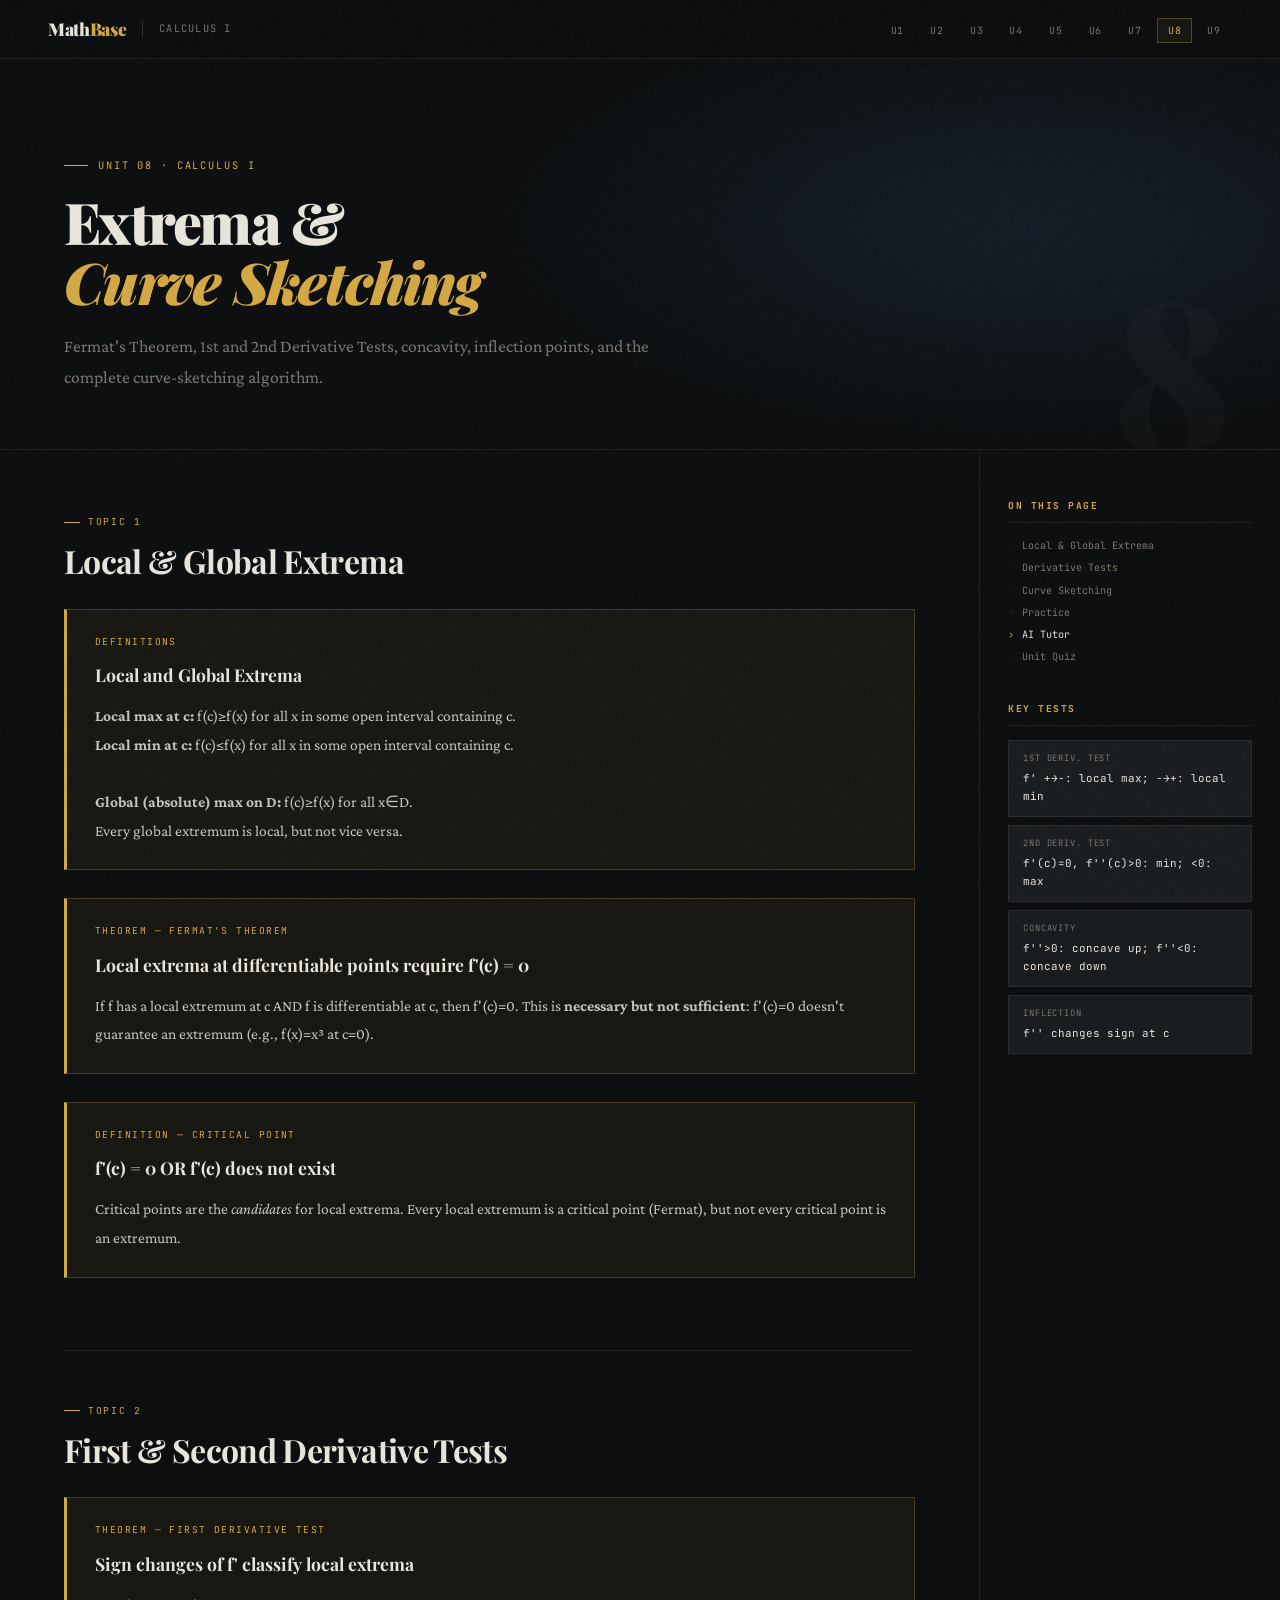
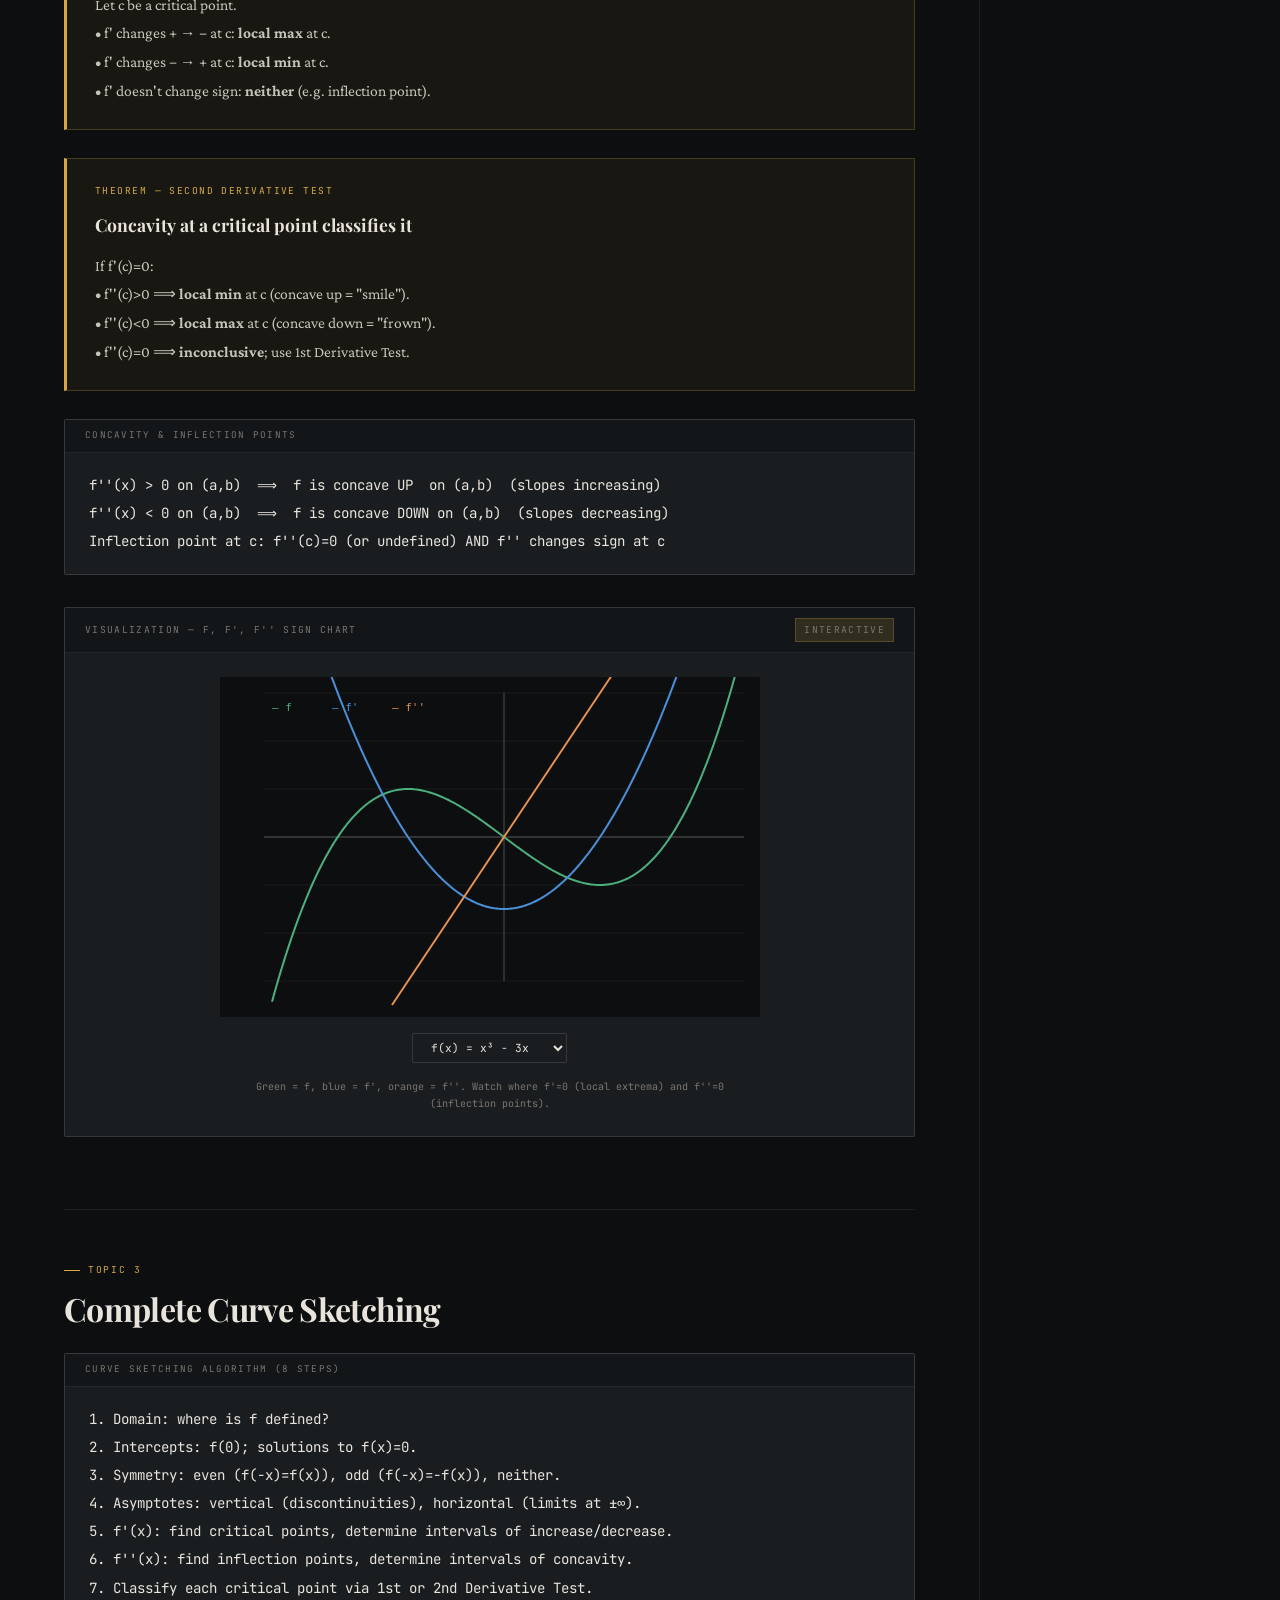
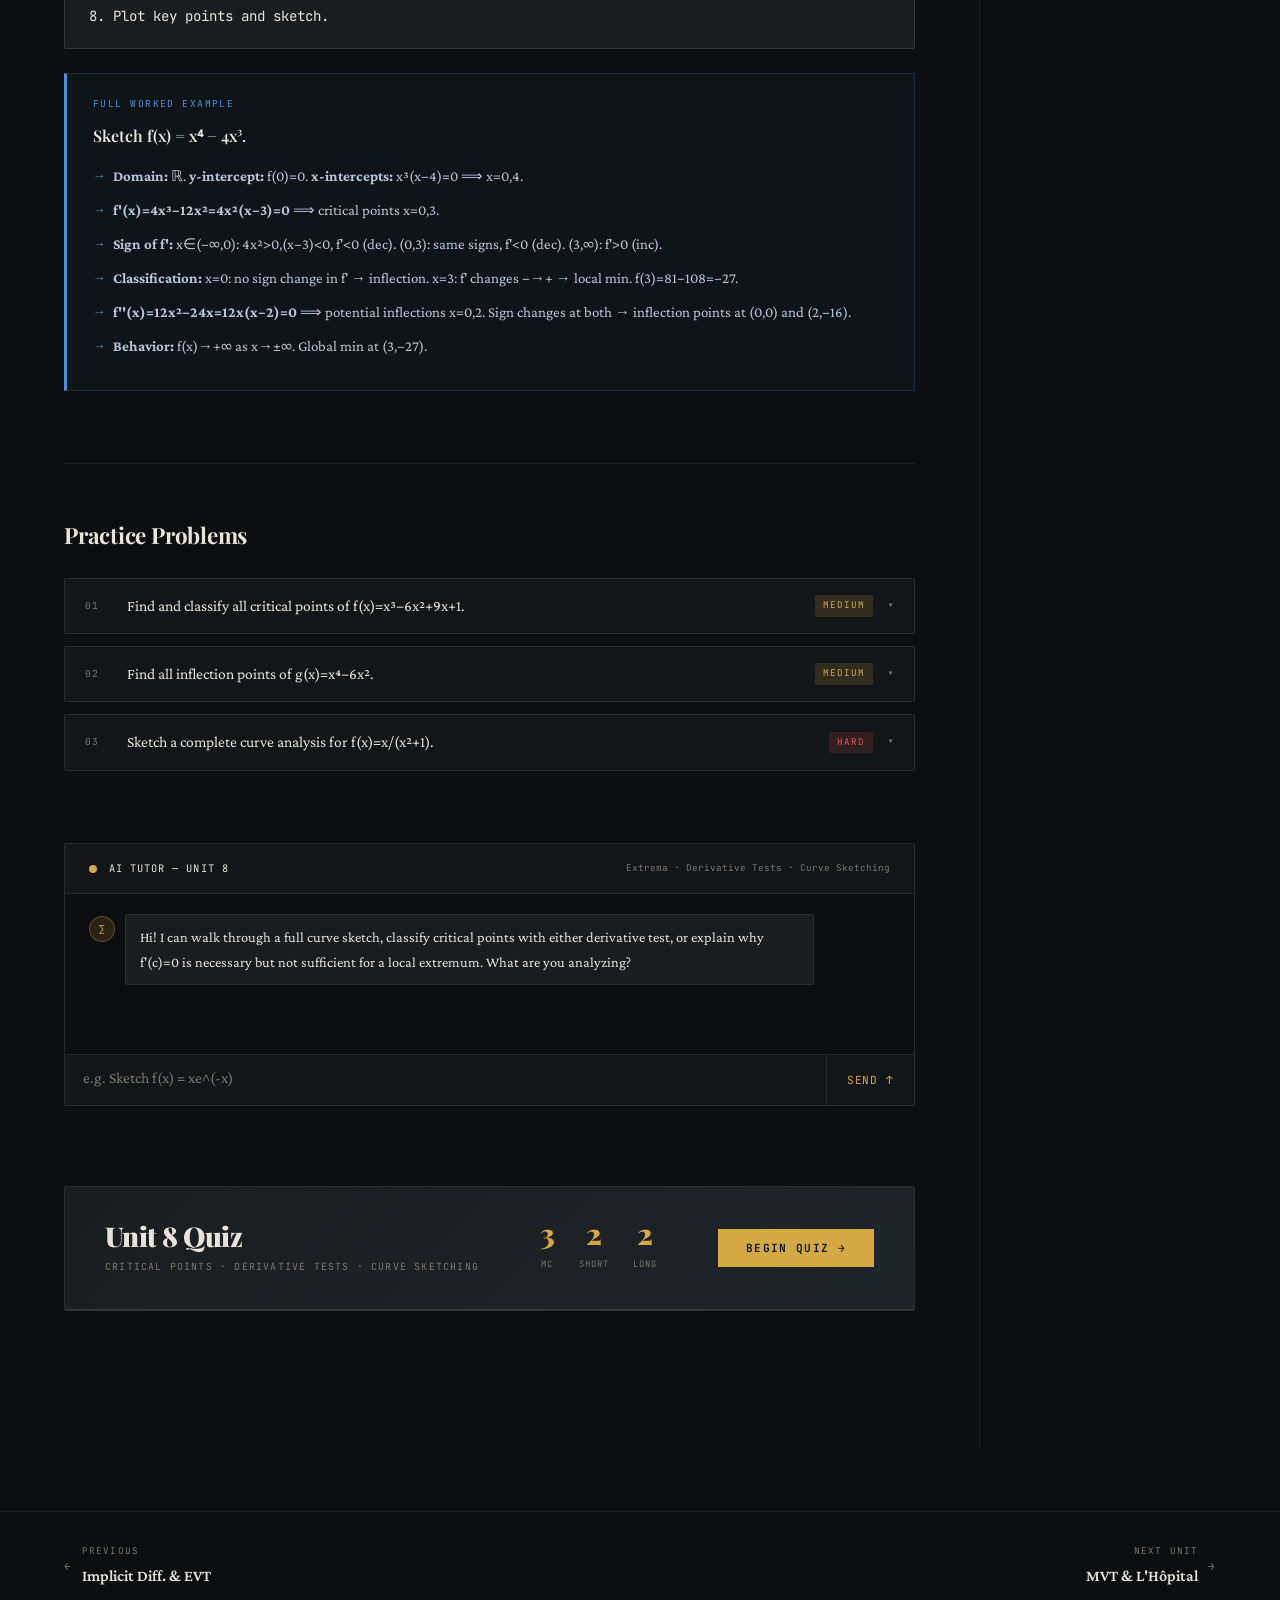
<file: unit8.html>
<!DOCTYPE html>
<html lang="en">
<head><meta charset="UTF-8"/><meta name="viewport" content="width=device-width,initial-scale=1"/>
<title>Unit 8 — Extrema & Curve Sketching · Calculus I</title>
<link rel="stylesheet" href="shared.css"/></head>
<body>
<script>window.UNIT_CONTEXT = "Calculus I — Unit 8: Local and global maximum/minimum, Fermat's Theorem, First and Second Derivative Tests for critical points, concavity, inflection points, and complete curve sketching using derivatives";</script>
<nav class="topnav"><a class="nav-brand" href="index.html"><span class="nav-brand-logo">Math<span>Base</span></span><span class="nav-divider"></span><span class="nav-course">Calculus I</span></a><ul class="nav-units"><li><a href="unit1.html">U1</a></li><li><a href="unit2.html">U2</a></li><li><a href="unit3.html">U3</a></li><li><a href="unit4.html">U4</a></li><li><a href="unit5.html">U5</a></li><li><a href="unit6.html">U6</a></li><li><a href="unit7.html">U7</a></li><li><a href="unit8.html" class="active">U8</a></li><li><a href="unit9.html">U9</a></li></ul></nav>
<section class="unit-hero"><div class="unit-hero-bg"></div><div class="unit-eyebrow">Unit 08 · Calculus I</div><h1>Extrema &amp;<br><em>Curve Sketching</em></h1><p class="unit-hero-desc">Fermat's Theorem, 1st and 2nd Derivative Tests, concavity, inflection points, and the complete curve-sketching algorithm.</p><div class="unit-hero-number">8</div></section>
<div class="page-body"><main class="main-content">

<div class="topic-block" id="extrema">
  <div class="topic-label">Topic 1</div>
  <h2>Local &amp; Global Extrema</h2>

  <div class="theorem-box"><div class="thm-label">Definitions</div><div class="thm-title">Local and Global Extrema</div><div class="thm-body"><strong>Local max at c:</strong> f(c)≥f(x) for all x in some open interval containing c.<br><strong>Local min at c:</strong> f(c)≤f(x) for all x in some open interval containing c.<br><br><strong>Global (absolute) max on D:</strong> f(c)≥f(x) for all x∈D.<br>Every global extremum is local, but not vice versa.</div></div>

  <div class="theorem-box"><div class="thm-label">Theorem — Fermat's Theorem</div><div class="thm-title">Local extrema at differentiable points require f'(c) = 0</div><div class="thm-body">If f has a local extremum at c AND f is differentiable at c, then f'(c)=0. This is <strong>necessary but not sufficient</strong>: f'(c)=0 doesn't guarantee an extremum (e.g., f(x)=x³ at c=0).</div></div>

  <div class="theorem-box"><div class="thm-label">Definition — Critical Point</div><div class="thm-title">f'(c) = 0 OR f'(c) does not exist</div><div class="thm-body">Critical points are the <em>candidates</em> for local extrema. Every local extremum is a critical point (Fermat), but not every critical point is an extremum.</div></div>
</div>

<hr class="topic-divider"/>

<div class="topic-block" id="tests">
  <div class="topic-label">Topic 2</div>
  <h2>First &amp; Second Derivative Tests</h2>

  <div class="theorem-box"><div class="thm-label">Theorem — First Derivative Test</div><div class="thm-title">Sign changes of f' classify local extrema</div><div class="thm-body">Let c be a critical point.<br>• f' changes + → − at c: <strong>local max</strong> at c.<br>• f' changes − → + at c: <strong>local min</strong> at c.<br>• f' doesn't change sign: <strong>neither</strong> (e.g. inflection point).</div></div>

  <div class="theorem-box"><div class="thm-label">Theorem — Second Derivative Test</div><div class="thm-title">Concavity at a critical point classifies it</div><div class="thm-body">If f'(c)=0:<br>• f''(c)>0 ⟹ <strong>local min</strong> at c (concave up = "smile").<br>• f''(c)&lt;0 ⟹ <strong>local max</strong> at c (concave down = "frown").<br>• f''(c)=0 ⟹ <strong>inconclusive</strong>; use 1st Derivative Test.</div></div>

  <div class="formula-block"><div class="f-label">Concavity & Inflection Points</div><div class="f-math">f''(x) > 0 on (a,b)  ⟹  f is concave UP  on (a,b)  (slopes increasing)
f''(x) &lt; 0 on (a,b)  ⟹  f is concave DOWN on (a,b)  (slopes decreasing)
Inflection point at c: f''(c)=0 (or undefined) AND f'' changes sign at c</div></div>

  <!-- Curve sketching visualization -->
  <div class="viz-container">
    <div class="viz-header"><span>Visualization — f, f', f'' Sign Chart</span><span class="viz-badge">Interactive</span></div>
    <div class="viz-body">
      <canvas id="sketchCanvas" width="540" height="340" style="max-width:100%;display:block;background:#0c0e0f;border-radius:2px"></canvas>
      <div class="viz-controls">
        <select id="sketchFn" style="background:var(--surface2);border:1px solid var(--border2);color:var(--text);font-family:'JetBrains Mono',monospace;font-size:.7rem;padding:6px 14px;outline:none;cursor:pointer;border-radius:2px">
          <option value="cubic">f(x) = x³ − 3x</option>
          <option value="quartic">f(x) = x⁴ − 4x³</option>
          <option value="sin">f(x) = sin(x)</option>
        </select>
      </div>
      <div class="viz-caption">Green = f, blue = f', orange = f''. Watch where f'=0 (local extrema) and f''=0 (inflection points).</div>
    </div>
  </div>
</div>

<hr class="topic-divider"/>

<div class="topic-block" id="curvesketch">
  <div class="topic-label">Topic 3</div>
  <h2>Complete Curve Sketching</h2>

  <div class="formula-block"><div class="f-label">Curve Sketching Algorithm (8 steps)</div><div class="f-math">1. Domain: where is f defined?
2. Intercepts: f(0); solutions to f(x)=0.
3. Symmetry: even (f(−x)=f(x)), odd (f(−x)=−f(x)), neither.
4. Asymptotes: vertical (discontinuities), horizontal (limits at ±∞).
5. f'(x): find critical points, determine intervals of increase/decrease.
6. f''(x): find inflection points, determine intervals of concavity.
7. Classify each critical point via 1st or 2nd Derivative Test.
8. Plot key points and sketch.</div></div>

  <div class="example-block"><div class="ex-label">Full Worked Example</div>
  <div class="ex-problem">Sketch f(x) = x⁴ − 4x³.</div>
  <div class="ex-step"><strong>Domain:</strong> ℝ. <strong>y-intercept:</strong> f(0)=0. <strong>x-intercepts:</strong> x³(x−4)=0 ⟹ x=0,4.</div>
  <div class="ex-step"><strong>f'(x)=4x³−12x²=4x²(x−3)=0</strong> ⟹ critical points x=0,3.</div>
  <div class="ex-step"><strong>Sign of f':</strong> x∈(−∞,0): 4x²>0,(x−3)&lt;0, f'&lt;0 (dec). (0,3): same signs, f'&lt;0 (dec). (3,∞): f'>0 (inc).</div>
  <div class="ex-step"><strong>Classification:</strong> x=0: no sign change in f' → inflection. x=3: f' changes −→+ → local min. f(3)=81−108=−27.</div>
  <div class="ex-step"><strong>f''(x)=12x²−24x=12x(x−2)=0</strong> ⟹ potential inflections x=0,2. Sign changes at both → inflection points at (0,0) and (2,−16).</div>
  <div class="ex-step"><strong>Behavior:</strong> f(x)→+∞ as x→±∞. Global min at (3,−27).</div></div>
</div>

<hr class="topic-divider"/>

<div class="practice-section topic-block" id="practice">
  <h3>Practice Problems</h3>
  <div class="practice-grid">
    <div class="practice-problem"><div class="pp-header"><span class="pp-num">01</span><span class="pp-q">Find and classify all critical points of f(x)=x³−6x²+9x+1.</span><span class="pp-diff diff-med">Medium</span><span class="pp-toggle">▾</span></div><div class="pp-answer">f'(x)=3x²−12x+9=3(x−1)(x−3)=0 ⟹ x=1,3. f''(x)=6x−12. f''(1)=−6&lt;0 → local max at x=1, f(1)=5. f''(3)=6>0 → local min at x=3, f(3)=1.</div></div>
    <div class="practice-problem"><div class="pp-header"><span class="pp-num">02</span><span class="pp-q">Find all inflection points of g(x)=x⁴−6x².</span><span class="pp-diff diff-med">Medium</span><span class="pp-toggle">▾</span></div><div class="pp-answer">g''(x)=12x²−12=12(x−1)(x+1)=0 at x=±1. g'' changes sign at both. Inflection points: (1,−5) and (−1,−5).</div></div>
    <div class="practice-problem"><div class="pp-header"><span class="pp-num">03</span><span class="pp-q">Sketch a complete curve analysis for f(x)=x/(x²+1).</span><span class="pp-diff diff-hard">Hard</span><span class="pp-toggle">▾</span></div><div class="pp-answer">Domain: ℝ. Odd function. y=0 horizontal asymptote. f'(x)=(1−x²)/(x²+1)²=0 ⟹ x=±1. f'(−1)=neg→pos: local min f(−1)=−1/2. f'(1)=pos→neg: local max f(1)=1/2. f''(x)=2x(x²−3)/(x²+1)³=0 at x=0,±√3. Inflections at these 3 points.</div></div>
  </div>
</div>

<div class="ai-chat topic-block" id="ai-chat">
  <div class="ai-chat-header"><div class="ai-dot"></div><span>AI Tutor — Unit 8</span><small>Extrema · Derivative Tests · Curve Sketching</small></div>
  <div class="chat-messages" id="chatMessages"><div class="msg ai"><div class="msg-avatar">∑</div><div class="msg-bubble">Hi! I can walk through a full curve sketch, classify critical points with either derivative test, or explain why f'(c)=0 is necessary but not sufficient for a local extremum. What are you analyzing?</div></div></div>
  <div class="chat-input-row"><textarea class="chat-input" id="chatInput" placeholder="e.g. Sketch f(x) = xe^(-x)" rows="1"></textarea><button class="chat-send" id="sendBtn" onclick="sendMessage()">Send ↑</button></div>
</div>

<!-- QUIZ -->
<div class="quiz-section topic-block" id="quiz-u8">
  <div class="quiz-banner"><div class="quiz-banner-left"><h2>Unit 8 Quiz</h2><p>Critical Points · Derivative Tests · Curve Sketching</p></div>
    <div class="quiz-meta"><div class="quiz-meta-item"><span class="quiz-meta-num">3</span><span class="quiz-meta-label">MC</span></div><div class="quiz-meta-item"><span class="quiz-meta-num">2</span><span class="quiz-meta-label">Short</span></div><div class="quiz-meta-item"><span class="quiz-meta-num">2</span><span class="quiz-meta-label">Long</span></div></div>
    <button class="quiz-start-btn">Begin Quiz →</button></div>
  <div class="quiz-body">
    <div class="quiz-progress-bar"><div class="quiz-progress-fill"></div></div>
    <div class="quiz-section-label"><span class="qsl-icon">Section A</span><span class="qsl-title">Multiple Choice</span><span class="qsl-badge">3 Questions</span></div>

    <div class="quiz-question">
      <div class="qq-num">Question 1</div>
      <div class="qq-text">f'(c) = 0. Can we conclude f has a local extremum at c?</div>
      <div class="qq-hint">Think carefully: is f'(c)=0 sufficient, or just necessary?</div>
      <div class="mc-options">
        <div class="mc-option" data-correct="false"><span class="mc-letter">A</span><span class="mc-text">Yes — by Fermat's Theorem, f'(c)=0 guarantees a local extremum.</span></div>
        <div class="mc-option" data-correct="true"><span class="mc-letter">B</span><span class="mc-text">No — f'(c)=0 is necessary but not sufficient. Example: f(x)=x³ at c=0.</span></div>
        <div class="mc-option" data-correct="false"><span class="mc-letter">C</span><span class="mc-text">Yes — unless f''(c)=0 as well.</span></div>
        <div class="mc-option" data-correct="false"><span class="mc-letter">D</span><span class="mc-text">Only if f is defined on a closed interval.</span></div>
      </div>
      <div class="mc-feedback"><strong>Correct! B.</strong> Fermat's Theorem says local extremum → f'(c)=0 (at differentiable points). The converse is false. f(x)=x³ has f'(0)=0 but a sign chart shows f' doesn't change sign at 0 — it's an inflection point, not an extremum.</div>
      <button class="qq-check-btn" data-type="mc" disabled>Check Answer</button>
    </div>

    <div class="quiz-question">
      <div class="qq-num">Question 2</div>
      <div class="qq-text">f''(c) = 0 at a critical point c. What can you conclude?</div>
      <div class="mc-options">
        <div class="mc-option" data-correct="false"><span class="mc-letter">A</span><span class="mc-text">c is an inflection point.</span></div>
        <div class="mc-option" data-correct="false"><span class="mc-letter">B</span><span class="mc-text">c is neither a max nor a min.</span></div>
        <div class="mc-option" data-correct="true"><span class="mc-letter">C</span><span class="mc-text">The Second Derivative Test is inconclusive; use the First Derivative Test instead.</span></div>
        <div class="mc-option" data-correct="false"><span class="mc-letter">D</span><span class="mc-text">c is a local minimum since f'' is zero (flat = stable).</span></div>
      </div>
      <div class="mc-feedback"><strong>Correct! C.</strong> f''(c)=0 makes the 2nd Derivative Test inconclusive — all three outcomes (local max, local min, inflection) are possible. f(x)=x⁴ has f''(0)=0 at its global minimum; f(x)=x³ has f''(0)=0 at an inflection point; f(x)=−x⁴ has f''(0)=0 at its global maximum. You must check f' sign change.</div>
      <button class="qq-check-btn" data-type="mc" disabled>Check Answer</button>
    </div>

    <div class="quiz-question">
      <div class="qq-num">Question 3</div>
      <div class="qq-text">An inflection point of f occurs where:</div>
      <div class="mc-options">
        <div class="mc-option" data-correct="false"><span class="mc-letter">A</span><span class="mc-text">f''(c) = 0.</span></div>
        <div class="mc-option" data-correct="false"><span class="mc-letter">B</span><span class="mc-text">f'(c) = 0 and f''(c) = 0.</span></div>
        <div class="mc-option" data-correct="true"><span class="mc-letter">C</span><span class="mc-text">f''(c) = 0 (or undefined) AND f'' changes sign at c.</span></div>
        <div class="mc-option" data-correct="false"><span class="mc-letter">D</span><span class="mc-text">f'(c) = 0 and the graph changes from concave up to concave down.</span></div>
      </div>
      <div class="mc-feedback"><strong>Correct! C.</strong> f''(c)=0 alone is insufficient (e.g. f(x)=x⁴ has f''(0)=0 but no inflection at 0 since f'' doesn't change sign). D is wrong because inflection points don't require f'(c)=0 (the slope at an inflection can be any value).</div>
      <button class="qq-check-btn" data-type="mc" disabled>Check Answer</button>
    </div>

    <div class="quiz-section-label"><span class="qsl-icon">Section B</span><span class="qsl-title">Short Answer</span><span class="qsl-badge">2 Questions</span></div>

    <div class="quiz-question">
      <div class="qq-num">Question 4</div>
      <div class="qq-text">f(x) = x³ − 3x² − 9x + 5. How many local extrema does f have? (Give the number.)</div>
      <input type="text" class="sa-input" placeholder="number of local extrema" data-accept="2|two"/>
      <div class="sa-feedback incorrect-sfb"><span class="sa-answer-reveal">2. f'(x)=3x²−6x−9=3(x+1)(x−3)=0 at x=−1,3. f' changes sign at both (from +→− at x=−1, from −→+ at x=3), so there are 2 local extrema: local max at x=−1 and local min at x=3.</span></div>
      <button class="qq-check-btn" data-type="sa">Check</button>
    </div>

    <div class="quiz-question">
      <div class="qq-num">Question 5</div>
      <div class="qq-text">For f(x) = x⁴ − 8x², how many inflection points does f have?</div>
      <input type="text" class="sa-input" placeholder="number" data-accept="2|two"/>
      <div class="sa-feedback incorrect-sfb"><span class="sa-answer-reveal">2. f''(x)=12x²−16=0 ⟹ x²=4/3 ⟹ x=±2/√3. f'' changes sign at both (positive outside, negative between). So 2 inflection points.</span></div>
      <button class="qq-check-btn" data-type="sa">Check</button>
    </div>

    <div class="quiz-section-label"><span class="qsl-icon">Section C</span><span class="qsl-title">Long Answer</span><span class="qsl-badge">2 Questions</span></div>

    <div class="quiz-question">
      <div class="qq-num">Question 6 — Full Curve Sketch</div>
      <div class="qq-text">Perform a complete curve analysis for f(x) = 3x⁵ − 5x³. Find: domain, intercepts, critical points, local extrema, inflection points, and end behaviour.</div>
      <textarea class="la-textarea" placeholder="Work through all 8 steps of the curve sketching algorithm..."></textarea>
      <button class="la-reveal-btn">Reveal Model Solution</button>
      <div class="la-solution"><div class="la-sol-label">Model Solution</div><div class="la-sol-body">
        <strong>Domain:</strong> ℝ. <strong>Odd function</strong> (f(−x)=−f(x)).<br>
        <strong>Intercepts:</strong> f(0)=0; 3x⁵−5x³=x³(3x²−5)=0 ⟹ x=0, ±√(5/3).<br><br>
        <strong>f'(x)=15x⁴−15x²=15x²(x²−1)=15x²(x−1)(x+1).</strong><br>
        Critical points: x=0,±1.<br>
        Sign of f': f'&lt;0 on (−∞,−1), f'&lt;0 on (−1,0), f'&lt;0 on (0,1), f'>0 on (1,∞).<br>
        Wait — let me recheck: 15x²≥0 always; (x−1)(x+1) = x²−1 &lt; 0 for |x|&lt;1, >0 for |x|>1.<br>
        So: f' changes from − to + at x=−1: <strong>local min f(−1)=−3+5=2</strong>... wait: f(−1)=3(−1)−5(−1)=−3+5=2. At x=1: f'(1)=0, changes from neg to pos: <strong>local min f(1)=3−5=−2.</strong> At x=0: f' doesn't change sign (always ≤0 nearby) → inflection.<br><br>
        <strong>f''(x)=60x³−30x=30x(2x²−1)=0 ⟹ x=0, ±1/√2.</strong><br>
        f'' changes sign at all three → inflection points at x=0, x=±1/√2.<br><br>
        <strong>End behaviour:</strong> f(x)→+∞ as x→+∞; f(x)→−∞ as x→−∞.
      </div></div>
    </div>

    <div class="quiz-question">
      <div class="qq-num">Question 7 — Proof via Derivatives</div>
      <div class="qq-text">Prove that f(x) = x³ has no local extremum at x = 0, even though f'(0) = 0. Use the First Derivative Test, showing explicitly that f' does not change sign.</div>
      <textarea class="la-textarea" placeholder="Compute f', examine its sign for x < 0 and x > 0 near 0..."></textarea>
      <button class="la-reveal-btn">Reveal Model Solution</button>
      <div class="la-solution"><div class="la-sol-label">Model Solution</div><div class="la-sol-body">
        <strong>Compute f':</strong> f'(x) = 3x².<br><br>
        <strong>Sign analysis of f':</strong><br>
        For x &lt; 0 (near 0): f'(x) = 3x² > 0. (f is <em>increasing</em> to the left of 0.)<br>
        For x > 0 (near 0): f'(x) = 3x² > 0. (f is <em>increasing</em> to the right of 0.)<br><br>
        <strong>Conclusion by First Derivative Test:</strong> f' does not change sign at x=0 — it is positive on both sides. Therefore f is increasing through 0, and x=0 is NOT a local extremum.<br><br>
        It is an <strong>inflection point</strong> (f goes from concave down to concave up: f''(x)=6x changes sign at 0). □
      </div></div>
    </div>

    <div class="quiz-submit-row"><span class="quiz-submit-note">MC and Short Answer auto-scored.</span><button class="quiz-submit-btn">Submit &amp; Score →</button></div>
    <div class="quiz-score-panel"><div class="qs-title">Quiz Complete</div><div class="qs-score">—</div><div class="qs-label">out of 5 scored questions</div><p class="qs-msg"></p><button class="quiz-retry-btn">↺ Retry Quiz</button></div>
  </div>
</div>

</main>
<aside class="sidebar">
  <div class="sidebar-section"><h4>On This Page</h4><ul class="toc-list">
    <li><a href="#extrema">Local & Global Extrema</a></li><li><a href="#tests">Derivative Tests</a></li><li><a href="#curvesketch">Curve Sketching</a></li><li><a href="#practice">Practice</a></li><li><a href="#ai-chat">AI Tutor</a></li><li><a href="#quiz-u8">Unit Quiz</a></li>
  </ul></div>
  <div class="sidebar-section"><h4>Key Tests</h4>
    <div class="formula-pill"><div class="fp-label">1st Deriv. Test</div><div class="fp-math">f' +→−: local max; −→+: local min</div></div>
    <div class="formula-pill"><div class="fp-label">2nd Deriv. Test</div><div class="fp-math">f'(c)=0, f''(c)>0: min; &lt;0: max</div></div>
    <div class="formula-pill"><div class="fp-label">Concavity</div><div class="fp-math">f''>0: concave up; f''&lt;0: concave down</div></div>
    <div class="formula-pill"><div class="fp-label">Inflection</div><div class="fp-math">f'' changes sign at c</div></div>
  </div>
</aside>
</div>
<div class="unit-nav"><a href="unit7.html" class="unit-nav-btn">← <div><span class="un-label">Previous</span><span class="un-title">Implicit Diff. & EVT</span></div></a><a href="unit9.html" class="unit-nav-btn"><div style="text-align:right"><span class="un-label">Next Unit</span><span class="un-title">MVT & L'Hôpital</span></div> →</a></div>
<script src="shared.js"></script>
<script>
(function(){
  const canvas=document.getElementById('sketchCanvas');
  if(!canvas)return;
  const ctx=canvas.getContext('2d');
  const sel=document.getElementById('sketchFn');
  const W=canvas.width,H=canvas.height;
  const pad={l:44,r:16,t:16,b:36};
  const pw=W-pad.l-pad.r,ph=H-pad.t-pad.b;

  const fns={
    cubic:{f:x=>x*x*x-3*x,fp:x=>3*x*x-3,fpp:x=>6*x,xMin:-2.5,xMax:2.5,yMin:-6,yMax:6},
    quartic:{f:x=>x*x*x*x-4*x*x*x,fp:x=>4*x*x*x-12*x*x,fpp:x=>12*x*x-24*x,xMin:-1,xMax:4.5,yMin:-30,yMax:20},
    sin:{f:x=>Math.sin(x),fp:x=>Math.cos(x),fpp:x=>-Math.sin(x),xMin:-Math.PI*1.5,xMax:Math.PI*1.5,yMin:-1.5,yMax:1.5}
  };

  function draw(){
    const key=sel.value;
    const fn=fns[key];
    const sx=x=>pad.l+(x-fn.xMin)/(fn.xMax-fn.xMin)*pw;
    const sy=y=>pad.t+(1-(y-fn.yMin)/(fn.yMax-fn.yMin))*ph;
    ctx.clearRect(0,0,W,H);
    ctx.fillStyle='#0c0e0f';ctx.fillRect(0,0,W,H);
    // grid
    ctx.strokeStyle='rgba(255,255,255,0.05)';ctx.lineWidth=1;
    for(let y=Math.ceil(fn.yMin);y<=fn.yMax;y++){if(y%2===0){ctx.beginPath();ctx.moveTo(pad.l,sy(y));ctx.lineTo(pad.l+pw,sy(y));ctx.stroke();}}
    // axes
    ctx.strokeStyle='rgba(255,255,255,0.18)';ctx.lineWidth=1.5;
    if(fn.yMin<0&&fn.yMax>0){ctx.beginPath();ctx.moveTo(pad.l,sy(0));ctx.lineTo(pad.l+pw,sy(0));ctx.stroke();}
    if(fn.xMin<0&&fn.xMax>0){ctx.beginPath();ctx.moveTo(sx(0),pad.t);ctx.lineTo(sx(0),pad.t+ph);ctx.stroke();}
    // draw 3 curves
    const curves=[
      {fn:fn.f,color:'#4caf7d',label:'f'},
      {fn:fn.fp,color:'#4a90d9',label:"f'"},
      {fn:fn.fpp,color:'#e8924a',label:"f''"}
    ];
    curves.forEach(c=>{
      ctx.strokeStyle=c.color;ctx.lineWidth=2;ctx.beginPath();
      let first=true;
      for(let px=0;px<=pw;px++){
        const x=fn.xMin+(px/pw)*(fn.xMax-fn.xMin);
        const y=c.fn(x);
        if(y<fn.yMin-1||y>fn.yMax+1){first=true;continue;}
        if(first){ctx.moveTo(pad.l+px,sy(y));first=false;}
        else ctx.lineTo(pad.l+px,sy(y));
      }
      ctx.stroke();
    });
    // legend
    let lx=pad.l+8,ly=pad.t+18;
    curves.forEach(c=>{
      ctx.fillStyle=c.color;ctx.font='11px JetBrains Mono,monospace';ctx.textAlign='left';
      ctx.fillText('— '+c.label,lx,ly);lx+=60;
    });
  }
  sel.addEventListener('change',draw);draw();
})();
</script>
</body></html>
</file>
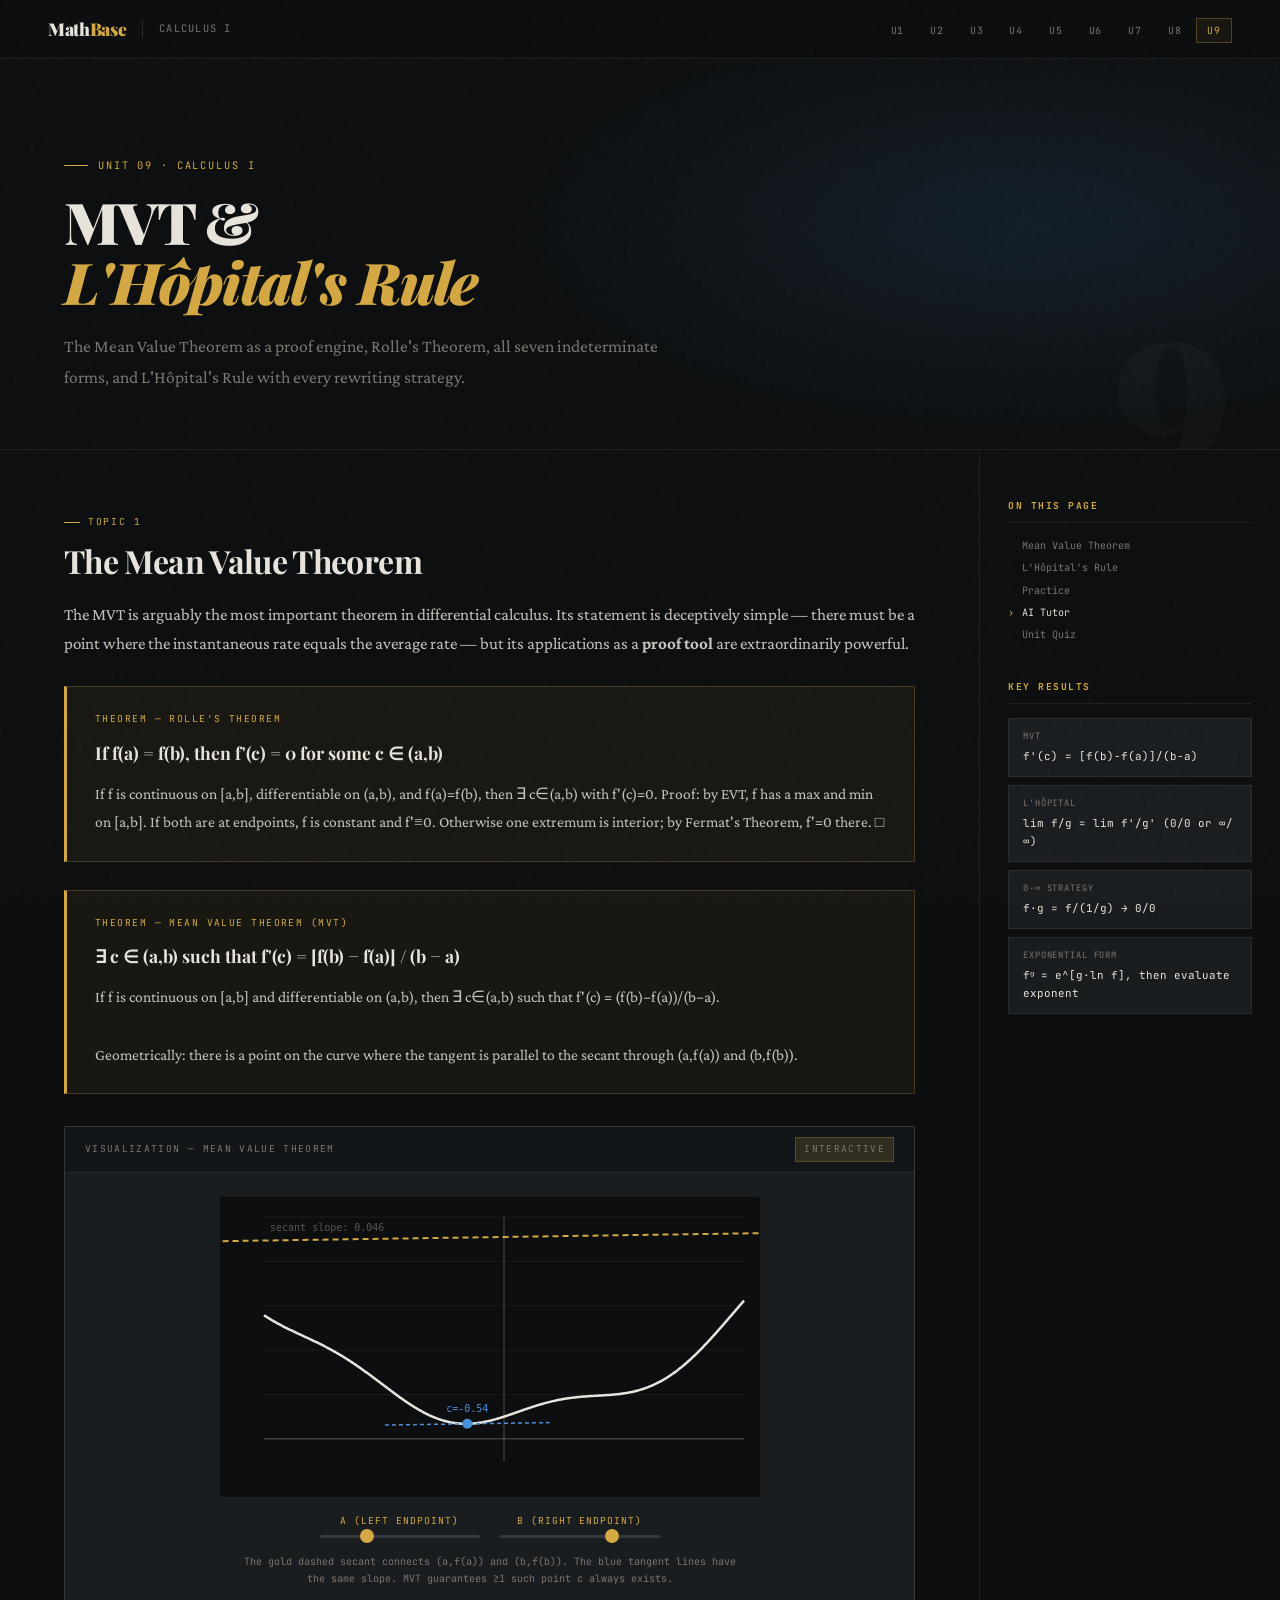
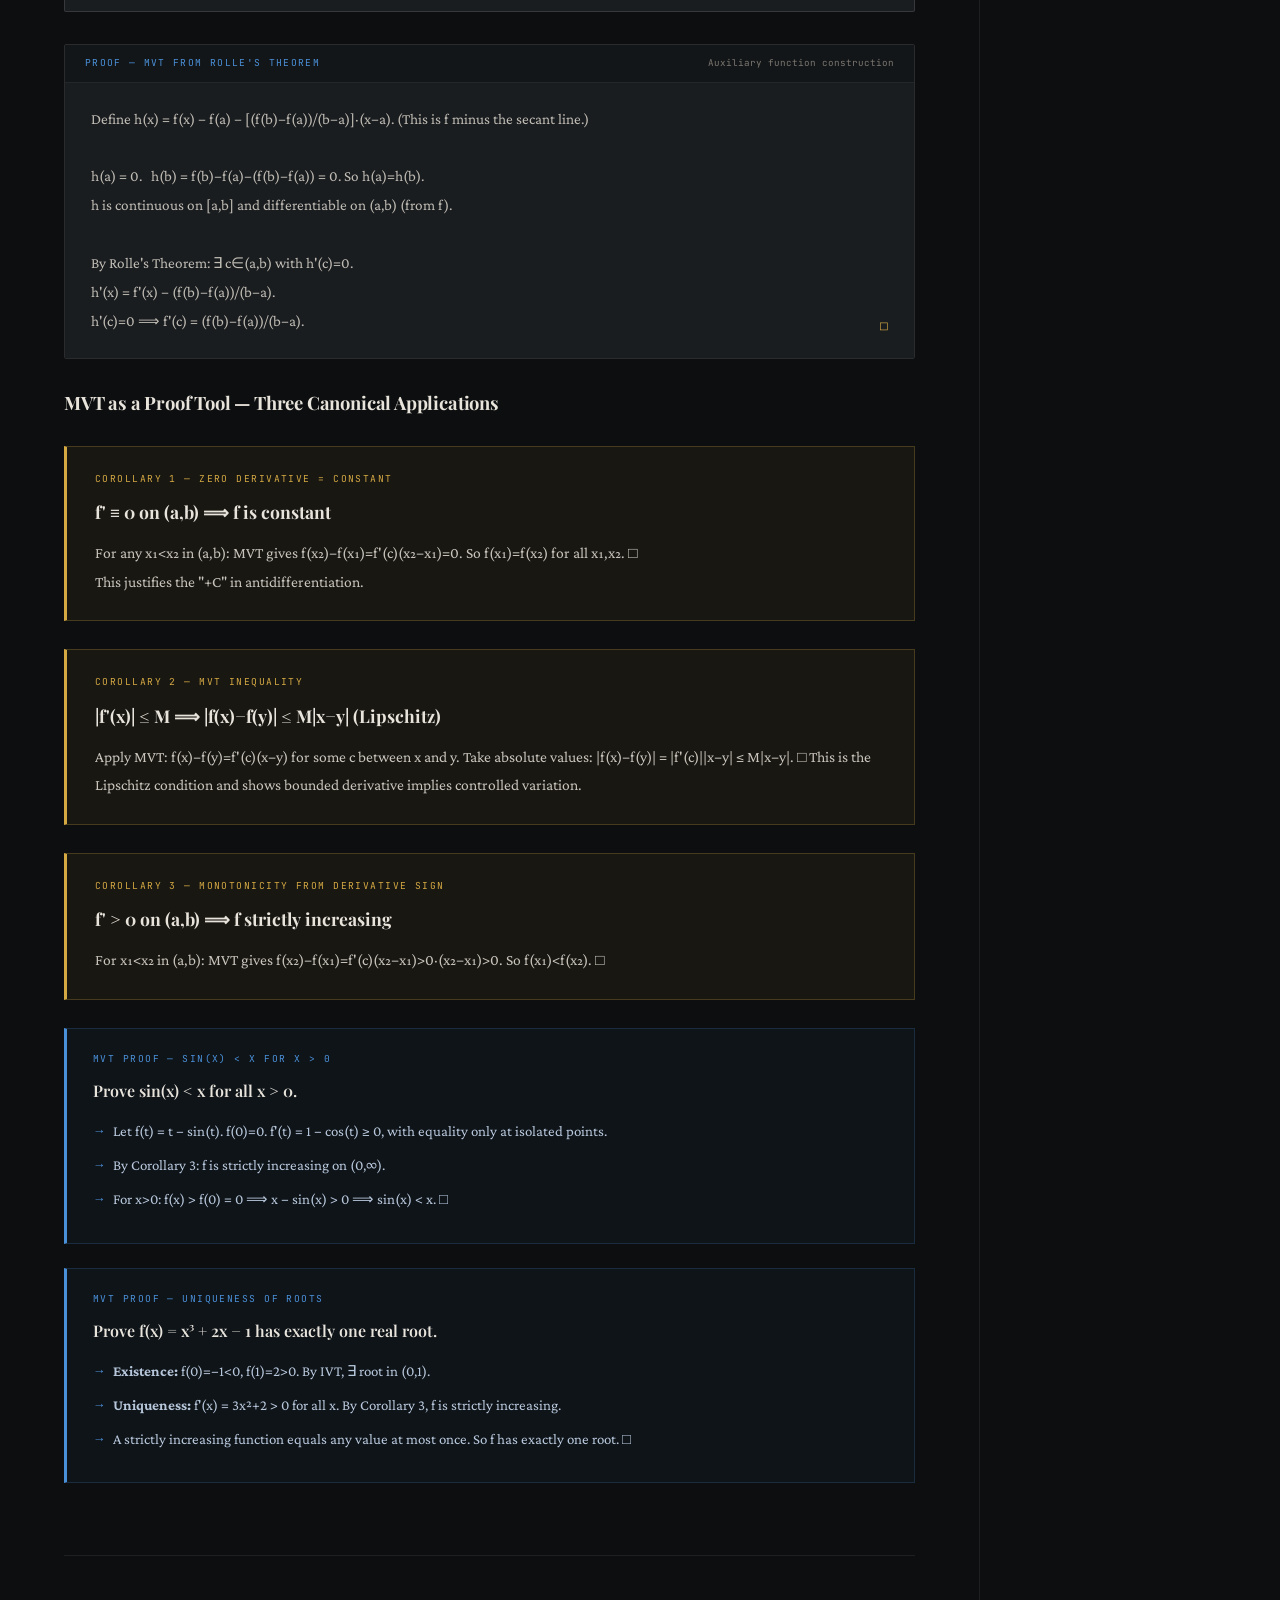
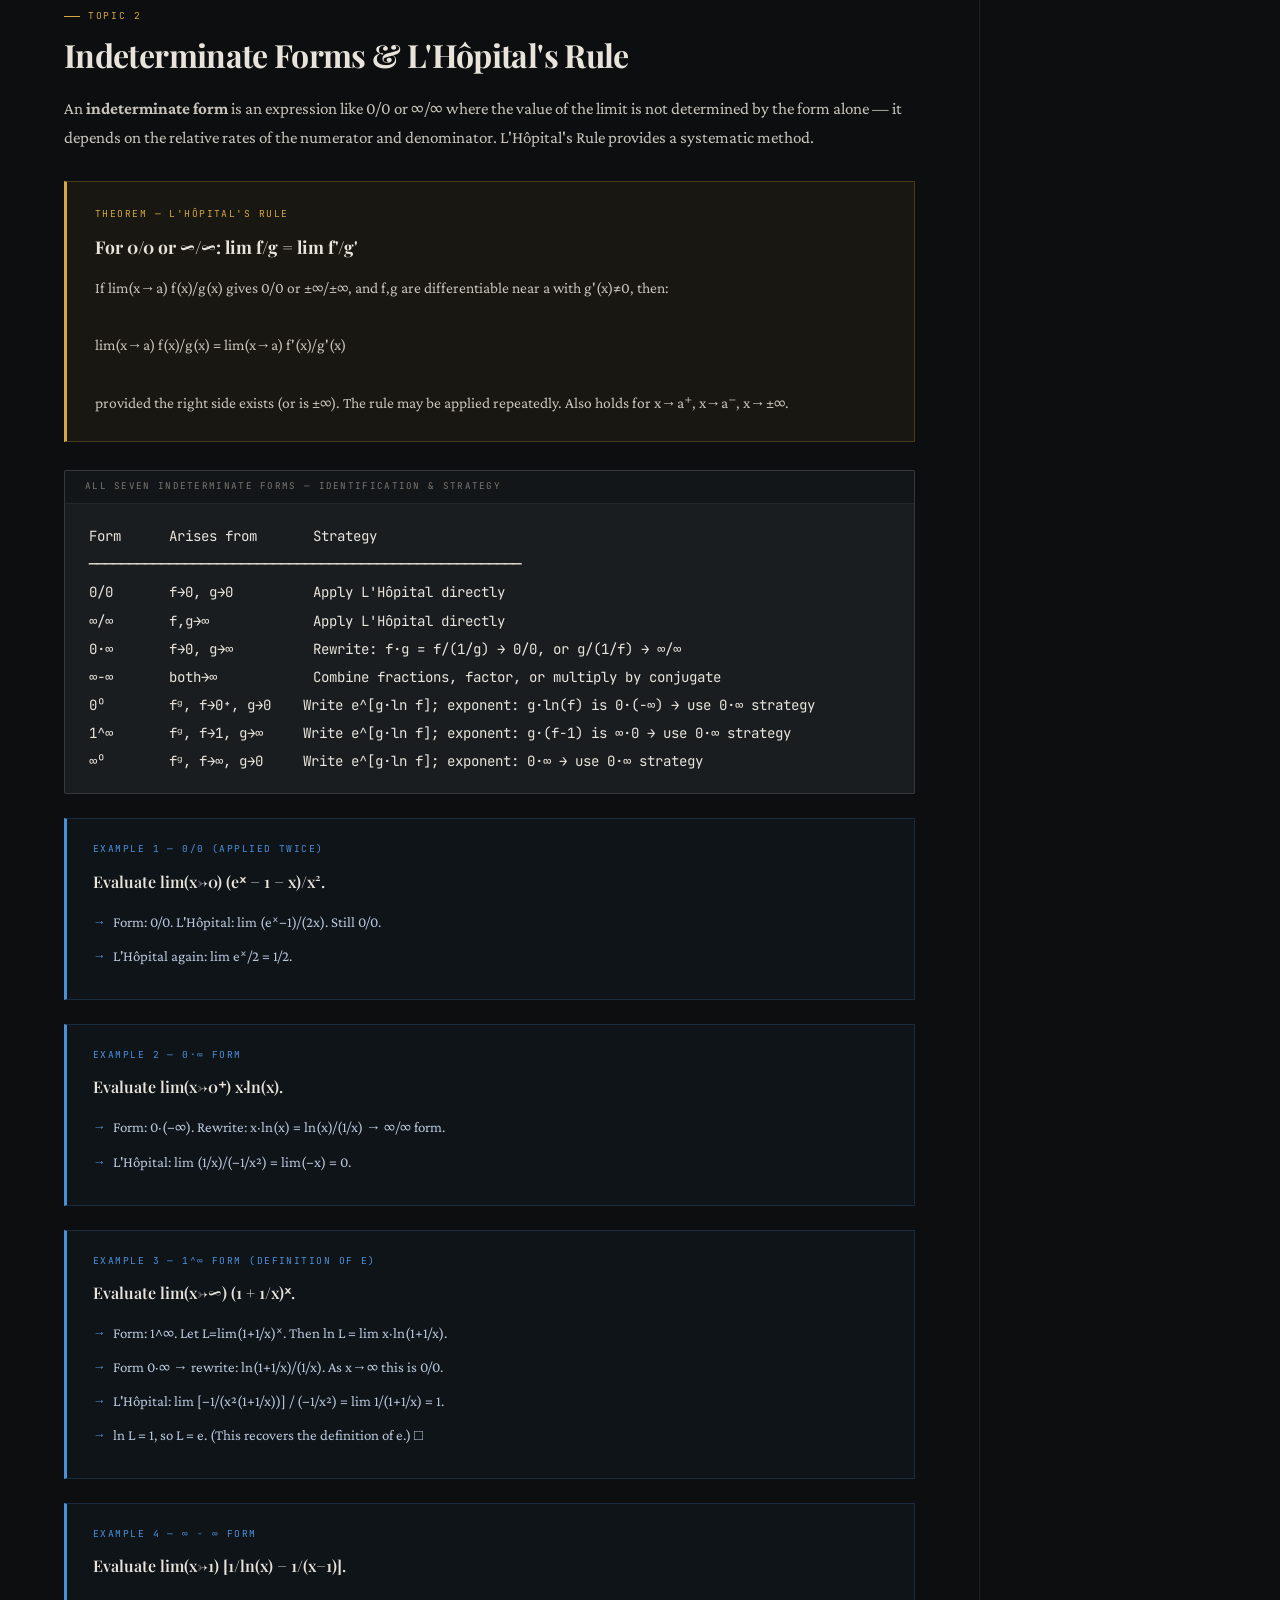
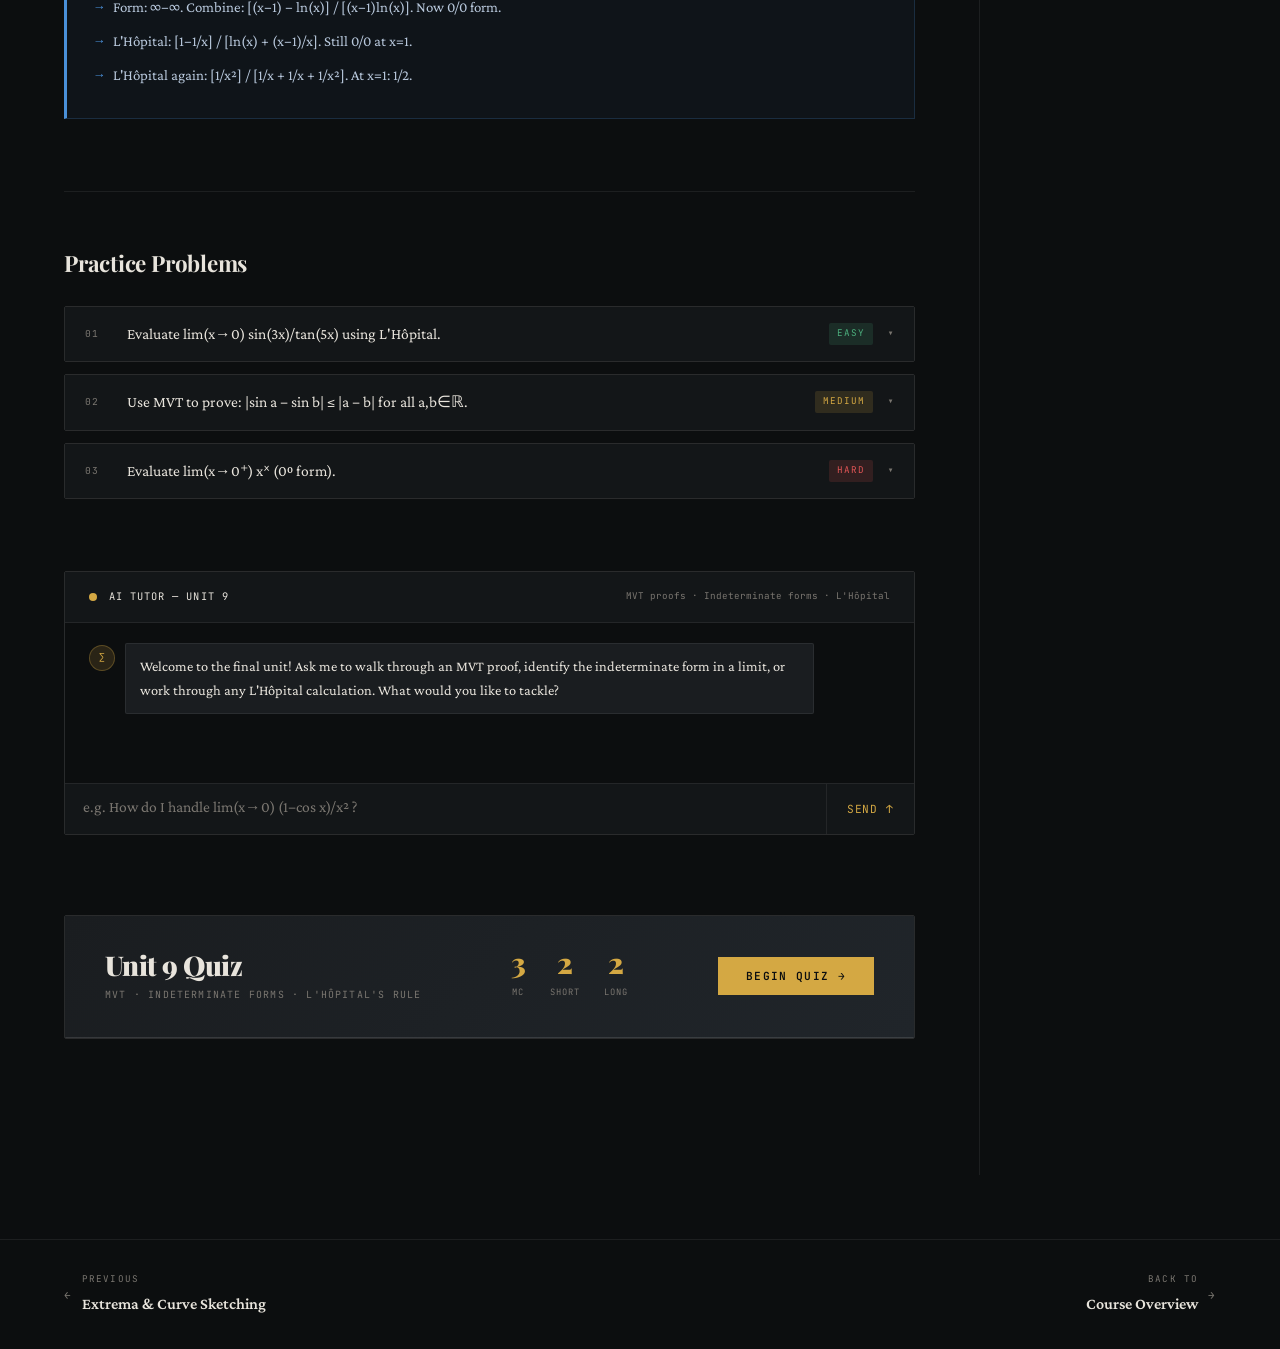
<file: unit9.html>
<!DOCTYPE html>
<html lang="en">
<head><meta charset="UTF-8"/><meta name="viewport" content="width=device-width,initial-scale=1"/>
<title>Unit 9 — MVT & L'Hôpital's Rule · Calculus I</title>
<link rel="stylesheet" href="shared.css"/></head>
<body>
<script>window.UNIT_CONTEXT = "Calculus I — Unit 9: The Mean Value Theorem (statement, proof via Rolle's Theorem, and proof applications including monotonicity, uniqueness of roots, and inequalities), Indeterminate Forms, L'Hôpital's Rule for all 7 forms, and strategies for rewriting limits";</script>
<nav class="topnav"><a class="nav-brand" href="index.html"><span class="nav-brand-logo">Math<span>Base</span></span><span class="nav-divider"></span><span class="nav-course">Calculus I</span></a><ul class="nav-units"><li><a href="unit1.html">U1</a></li><li><a href="unit2.html">U2</a></li><li><a href="unit3.html">U3</a></li><li><a href="unit4.html">U4</a></li><li><a href="unit5.html">U5</a></li><li><a href="unit6.html">U6</a></li><li><a href="unit7.html">U7</a></li><li><a href="unit8.html">U8</a></li><li><a href="unit9.html" class="active">U9</a></li></ul></nav>
<section class="unit-hero"><div class="unit-hero-bg"></div><div class="unit-eyebrow">Unit 09 · Calculus I</div><h1>MVT &amp;<br><em>L'Hôpital's Rule</em></h1><p class="unit-hero-desc">The Mean Value Theorem as a proof engine, Rolle's Theorem, all seven indeterminate forms, and L'Hôpital's Rule with every rewriting strategy.</p><div class="unit-hero-number">9</div></section>
<div class="page-body"><main class="main-content">

<!-- TOPIC 1: MVT -->
<div class="topic-block" id="mvt">
  <div class="topic-label">Topic 1</div>
  <h2>The Mean Value Theorem</h2>
  <p>The MVT is arguably the most important theorem in differential calculus. Its statement is deceptively simple — there must be a point where the instantaneous rate equals the average rate — but its applications as a <strong>proof tool</strong> are extraordinarily powerful.</p>

  <div class="theorem-box"><div class="thm-label">Theorem — Rolle's Theorem</div><div class="thm-title">If f(a) = f(b), then f'(c) = 0 for some c ∈ (a,b)</div><div class="thm-body">If f is continuous on [a,b], differentiable on (a,b), and f(a)=f(b), then ∃ c∈(a,b) with f'(c)=0. Proof: by EVT, f has a max and min on [a,b]. If both are at endpoints, f is constant and f'≡0. Otherwise one extremum is interior; by Fermat's Theorem, f'=0 there. □</div></div>

  <div class="theorem-box"><div class="thm-label">Theorem — Mean Value Theorem (MVT)</div><div class="thm-title">∃ c ∈ (a,b) such that f'(c) = [f(b) − f(a)] / (b − a)</div><div class="thm-body">If f is continuous on [a,b] and differentiable on (a,b), then ∃ c∈(a,b) such that f'(c) = (f(b)−f(a))/(b−a).<br><br>Geometrically: there is a point on the curve where the tangent is parallel to the secant through (a,f(a)) and (b,f(b)).</div></div>

  <!-- MVT visualization -->
  <div class="viz-container">
    <div class="viz-header"><span>Visualization — Mean Value Theorem</span><span class="viz-badge">Interactive</span></div>
    <div class="viz-body">
      <canvas id="mvtCanvas" width="540" height="300" style="max-width:100%;display:block;background:#0c0e0f;border-radius:2px"></canvas>
      <div class="viz-controls">
        <div class="viz-slider-group"><span class="viz-slider-label">a (left endpoint)</span><input type="range" class="viz-slider" id="mvtA" min="-200" max="-20" value="-150" step="5"/></div>
        <div class="viz-slider-group"><span class="viz-slider-label">b (right endpoint)</span><input type="range" class="viz-slider" id="mvtB" min="20" max="200" value="150" step="5"/></div>
      </div>
      <div class="viz-caption">The gold dashed secant connects (a,f(a)) and (b,f(b)). The blue tangent lines have the same slope. MVT guarantees ≥1 such point c always exists.</div>
    </div>
  </div>

  <div class="proof-block"><div class="proof-header"><span>Proof — MVT from Rolle's Theorem</span><span>Auxiliary function construction</span></div><div class="proof-body">
    Define h(x) = f(x) − f(a) − [(f(b)−f(a))/(b−a)]·(x−a). (This is f minus the secant line.)<br><br>
    h(a) = 0. &nbsp; h(b) = f(b)−f(a)−(f(b)−f(a)) = 0. So h(a)=h(b).<br>
    h is continuous on [a,b] and differentiable on (a,b) (from f).<br><br>
    By Rolle's Theorem: ∃ c∈(a,b) with h'(c)=0.<br>
    h'(x) = f'(x) − (f(b)−f(a))/(b−a).<br>
    h'(c)=0 ⟹ f'(c) = (f(b)−f(a))/(b−a). <span class="qed">□</span>
  </div></div>

  <h3>MVT as a Proof Tool — Three Canonical Applications</h3>

  <div class="theorem-box"><div class="thm-label">Corollary 1 — Zero Derivative = Constant</div><div class="thm-title">f' ≡ 0 on (a,b) ⟹ f is constant</div><div class="thm-body">For any x₁&lt;x₂ in (a,b): MVT gives f(x₂)−f(x₁)=f'(c)(x₂−x₁)=0. So f(x₁)=f(x₂) for all x₁,x₂. □<br>This justifies the "+C" in antidifferentiation.</div></div>

  <div class="theorem-box"><div class="thm-label">Corollary 2 — MVT Inequality</div><div class="thm-title">|f'(x)| ≤ M ⟹ |f(x)−f(y)| ≤ M|x−y| (Lipschitz)</div><div class="thm-body">Apply MVT: f(x)−f(y)=f'(c)(x−y) for some c between x and y. Take absolute values: |f(x)−f(y)| = |f'(c)||x−y| ≤ M|x−y|. □ This is the Lipschitz condition and shows bounded derivative implies controlled variation.</div></div>

  <div class="theorem-box"><div class="thm-label">Corollary 3 — Monotonicity from Derivative Sign</div><div class="thm-title">f' > 0 on (a,b) ⟹ f strictly increasing</div><div class="thm-body">For x₁&lt;x₂ in (a,b): MVT gives f(x₂)−f(x₁)=f'(c)(x₂−x₁)>0·(x₂−x₁)>0. So f(x₁)&lt;f(x₂). □</div></div>

  <div class="example-block"><div class="ex-label">MVT Proof — sin(x) &lt; x for x > 0</div>
  <div class="ex-problem">Prove sin(x) &lt; x for all x > 0.</div>
  <div class="ex-step">Let f(t) = t − sin(t). f(0)=0. f'(t) = 1 − cos(t) ≥ 0, with equality only at isolated points.</div>
  <div class="ex-step">By Corollary 3: f is strictly increasing on (0,∞).</div>
  <div class="ex-step">For x>0: f(x) > f(0) = 0 ⟹ x − sin(x) > 0 ⟹ sin(x) &lt; x. □</div></div>

  <div class="example-block"><div class="ex-label">MVT Proof — Uniqueness of Roots</div>
  <div class="ex-problem">Prove f(x) = x³ + 2x − 1 has exactly one real root.</div>
  <div class="ex-step"><strong>Existence:</strong> f(0)=−1&lt;0, f(1)=2>0. By IVT, ∃ root in (0,1).</div>
  <div class="ex-step"><strong>Uniqueness:</strong> f'(x) = 3x²+2 > 0 for all x. By Corollary 3, f is strictly increasing.</div>
  <div class="ex-step">A strictly increasing function equals any value at most once. So f has exactly one root. □</div></div>
</div>

<hr class="topic-divider"/>

<!-- TOPIC 2: LHOPITAL -->
<div class="topic-block" id="lhopital">
  <div class="topic-label">Topic 2</div>
  <h2>Indeterminate Forms &amp; L'Hôpital's Rule</h2>
  <p>An <strong>indeterminate form</strong> is an expression like 0/0 or ∞/∞ where the value of the limit is not determined by the form alone — it depends on the relative rates of the numerator and denominator. L'Hôpital's Rule provides a systematic method.</p>

  <div class="theorem-box"><div class="thm-label">Theorem — L'Hôpital's Rule</div><div class="thm-title">For 0/0 or ∞/∞: lim f/g = lim f'/g'</div><div class="thm-body">If lim(x→a) f(x)/g(x) gives 0/0 or ±∞/±∞, and f,g are differentiable near a with g'(x)≠0, then:<br><br>lim(x→a) f(x)/g(x) = lim(x→a) f'(x)/g'(x)<br><br>provided the right side exists (or is ±∞). The rule may be applied repeatedly. Also holds for x→a⁺, x→a⁻, x→±∞.</div></div>

  <div class="formula-block"><div class="f-label">All Seven Indeterminate Forms — Identification & Strategy</div><div class="f-math">Form      Arises from       Strategy
──────────────────────────────────────────────────────
0/0       f→0, g→0          Apply L'Hôpital directly
∞/∞       f,g→∞             Apply L'Hôpital directly
0·∞       f→0, g→∞          Rewrite: f·g = f/(1/g) → 0/0, or g/(1/f) → ∞/∞
∞−∞       both→∞            Combine fractions, factor, or multiply by conjugate
0⁰        fᵍ, f→0⁺, g→0    Write e^[g·ln f]; exponent: g·ln(f) is 0·(−∞) → use 0·∞ strategy
1^∞       fᵍ, f→1, g→∞     Write e^[g·ln f]; exponent: g·(f−1) is ∞·0 → use 0·∞ strategy
∞⁰        fᵍ, f→∞, g→0     Write e^[g·ln f]; exponent: 0·∞ → use 0·∞ strategy</div></div>

  <div class="example-block"><div class="ex-label">Example 1 — 0/0 (applied twice)</div>
  <div class="ex-problem">Evaluate lim(x→0) (eˣ − 1 − x)/x².</div>
  <div class="ex-step">Form: 0/0. L'Hôpital: lim (eˣ−1)/(2x). Still 0/0.</div>
  <div class="ex-step">L'Hôpital again: lim eˣ/2 = 1/2.</div></div>

  <div class="example-block"><div class="ex-label">Example 2 — 0·∞ form</div>
  <div class="ex-problem">Evaluate lim(x→0⁺) x·ln(x).</div>
  <div class="ex-step">Form: 0·(−∞). Rewrite: x·ln(x) = ln(x)/(1/x) → ∞/∞ form.</div>
  <div class="ex-step">L'Hôpital: lim (1/x)/(−1/x²) = lim(−x) = 0.</div></div>

  <div class="example-block"><div class="ex-label">Example 3 — 1^∞ form (definition of e)</div>
  <div class="ex-problem">Evaluate lim(x→∞) (1 + 1/x)ˣ.</div>
  <div class="ex-step">Form: 1^∞. Let L=lim(1+1/x)ˣ. Then ln L = lim x·ln(1+1/x).</div>
  <div class="ex-step">Form 0·∞ → rewrite: ln(1+1/x)/(1/x). As x→∞ this is 0/0.</div>
  <div class="ex-step">L'Hôpital: lim [−1/(x²(1+1/x))] / (−1/x²) = lim 1/(1+1/x) = 1.</div>
  <div class="ex-step">ln L = 1, so L = e. (This recovers the definition of e.) □</div></div>

  <div class="example-block"><div class="ex-label">Example 4 — ∞ − ∞ form</div>
  <div class="ex-problem">Evaluate lim(x→1) [1/ln(x) − 1/(x−1)].</div>
  <div class="ex-step">Form: ∞−∞. Combine: [(x−1) − ln(x)] / [(x−1)ln(x)]. Now 0/0 form.</div>
  <div class="ex-step">L'Hôpital: [1−1/x] / [ln(x) + (x−1)/x]. Still 0/0 at x=1.</div>
  <div class="ex-step">L'Hôpital again: [1/x²] / [1/x + 1/x + 1/x²]. At x=1: 1/2.</div></div>
</div>

<hr class="topic-divider"/>

<div class="practice-section topic-block" id="practice">
  <h3>Practice Problems</h3>
  <div class="practice-grid">
    <div class="practice-problem"><div class="pp-header"><span class="pp-num">01</span><span class="pp-q">Evaluate lim(x→0) sin(3x)/tan(5x) using L'Hôpital.</span><span class="pp-diff diff-easy">Easy</span><span class="pp-toggle">▾</span></div><div class="pp-answer">Form 0/0. L'Hôpital: lim 3cos(3x)/(5sec²(5x)) = 3/5 at x=0.</div></div>
    <div class="practice-problem"><div class="pp-header"><span class="pp-num">02</span><span class="pp-q">Use MVT to prove: |sin a − sin b| ≤ |a − b| for all a,b∈ℝ.</span><span class="pp-diff diff-med">Medium</span><span class="pp-toggle">▾</span></div><div class="pp-answer">Apply MVT to f(x)=sin(x) on [a,b] (or [b,a]): sin(a)−sin(b)=cos(c)(a−b) for some c. So |sin(a)−sin(b)|=|cos(c)||a−b|≤1·|a−b|=|a−b|. □</div></div>
    <div class="practice-problem"><div class="pp-header"><span class="pp-num">03</span><span class="pp-q">Evaluate lim(x→0⁺) xˣ  (0⁰ form).</span><span class="pp-diff diff-hard">Hard</span><span class="pp-toggle">▾</span></div><div class="pp-answer">Let L=lim xˣ. ln L=lim x·ln(x). Form 0·(−∞)=ln(x)/(1/x)→∞/∞. L'Hôpital: (1/x)/(−1/x²)=−x→0. So ln L=0, L=e⁰=1.</div></div>
  </div>
</div>

<div class="ai-chat topic-block" id="ai-chat">
  <div class="ai-chat-header"><div class="ai-dot"></div><span>AI Tutor — Unit 9</span><small>MVT proofs · Indeterminate forms · L'Hôpital</small></div>
  <div class="chat-messages" id="chatMessages"><div class="msg ai"><div class="msg-avatar">∑</div><div class="msg-bubble">Welcome to the final unit! Ask me to walk through an MVT proof, identify the indeterminate form in a limit, or work through any L'Hôpital calculation. What would you like to tackle?</div></div></div>
  <div class="chat-input-row"><textarea class="chat-input" id="chatInput" placeholder="e.g. How do I handle lim(x→0) (1−cos x)/x² ?" rows="1"></textarea><button class="chat-send" id="sendBtn" onclick="sendMessage()">Send ↑</button></div>
</div>

<!-- QUIZ -->
<div class="quiz-section topic-block" id="quiz-u9">
  <div class="quiz-banner"><div class="quiz-banner-left"><h2>Unit 9 Quiz</h2><p>MVT · Indeterminate Forms · L'Hôpital's Rule</p></div>
    <div class="quiz-meta"><div class="quiz-meta-item"><span class="quiz-meta-num">3</span><span class="quiz-meta-label">MC</span></div><div class="quiz-meta-item"><span class="quiz-meta-num">2</span><span class="quiz-meta-label">Short</span></div><div class="quiz-meta-item"><span class="quiz-meta-num">2</span><span class="quiz-meta-label">Long</span></div></div>
    <button class="quiz-start-btn">Begin Quiz →</button></div>
  <div class="quiz-body">
    <div class="quiz-progress-bar"><div class="quiz-progress-fill"></div></div>
    <div class="quiz-section-label"><span class="qsl-icon">Section A</span><span class="qsl-title">Multiple Choice</span><span class="qsl-badge">3 Questions</span></div>

    <div class="quiz-question">
      <div class="qq-num">Question 1</div>
      <div class="qq-text">The MVT requires that f be continuous on [a,b] and differentiable on (a,b). What breaks if f is differentiable on [a,b] but you drop the continuity on [a,b] assumption?</div>
      <div class="qq-hint">Is differentiability on (a,b) stronger than continuity on (a,b)?</div>
      <div class="mc-options">
        <div class="mc-option" data-correct="false"><span class="mc-letter">A</span><span class="mc-text">Nothing breaks — differentiability on (a,b) implies continuity on (a,b), so the theorem still holds.</span></div>
        <div class="mc-option" data-correct="true"><span class="mc-letter">B</span><span class="mc-text">Nothing breaks — but you still need continuity at the endpoints a and b. Differentiability on the open interval doesn't guarantee this.</span></div>
        <div class="mc-option" data-correct="false"><span class="mc-letter">C</span><span class="mc-text">The theorem requires continuity on all of [a,b] and differentiability on [a,b]; they're both needed separately.</span></div>
        <div class="mc-option" data-correct="false"><span class="mc-letter">D</span><span class="mc-text">Nothing breaks — differentiability everywhere implies the MVT works.</span></div>
      </div>
      <div class="mc-feedback"><strong>Correct! B.</strong> Differentiability on (a,b) does imply continuity on (a,b). But continuity at the endpoints a and b must be assumed separately — differentiability on the open interval tells us nothing about behaviour at the boundary. The MVT requires f to be continuous on the entire closed interval [a,b].</div>
      <button class="qq-check-btn" data-type="mc" disabled>Check Answer</button>
    </div>

    <div class="quiz-question">
      <div class="qq-num">Question 2</div>
      <div class="qq-text">lim(x→∞) x·e^(−x) is what indeterminate form, and how should you rewrite it?</div>
      <div class="mc-options">
        <div class="mc-option" data-correct="false"><span class="mc-letter">A</span><span class="mc-text">0/0 — already in the right form for L'Hôpital.</span></div>
        <div class="mc-option" data-correct="true"><span class="mc-letter">B</span><span class="mc-text">∞·0 — rewrite as x/eˣ to get ∞/∞, then apply L'Hôpital.</span></div>
        <div class="mc-option" data-correct="false"><span class="mc-letter">C</span><span class="mc-text">∞·0 — rewrite as eˣ/x to get ∞/∞.</span></div>
        <div class="mc-option" data-correct="false"><span class="mc-letter">D</span><span class="mc-text">∞/∞ — already in the right form.</span></div>
      </div>
      <div class="mc-feedback"><strong>Correct! B.</strong> As x→∞: x→∞ and e^(−x)→0, giving ∞·0. Rewrite as x·(1/eˣ) = x/eˣ → ∞/∞. L'Hôpital: lim 1/eˣ = 0. Option C would give lim eˣ/x → ∞, the wrong limit entirely.</div>
      <button class="qq-check-btn" data-type="mc" disabled>Check Answer</button>
    </div>

    <div class="quiz-question">
      <div class="qq-num">Question 3</div>
      <div class="qq-text">You want to evaluate lim(x→1) (x^5 − 1)/(x − 1) using L'Hôpital. A classmate says "just factor x⁵−1 = (x−1)(x⁴+x³+x²+x+1) and cancel." Who is right?</div>
      <div class="mc-options">
        <div class="mc-option" data-correct="false"><span class="mc-letter">A</span><span class="mc-text">L'Hôpital — algebraic factoring is not rigorous.</span></div>
        <div class="mc-option" data-correct="true"><span class="mc-letter">B</span><span class="mc-text">Both methods are correct and give the same answer (5). Factoring is often simpler.</span></div>
        <div class="mc-option" data-correct="false"><span class="mc-letter">C</span><span class="mc-text">The classmate — L'Hôpital requires computing derivatives, which is harder here.</span></div>
        <div class="mc-option" data-correct="false"><span class="mc-letter">D</span><span class="mc-text">Neither — direct substitution gives 0/0, so the limit doesn't exist.</span></div>
      </div>
      <div class="mc-feedback"><strong>Correct! B.</strong> Both methods are valid. Factoring: (x−1)(x⁴+x³+x²+x+1)/(x−1) → x⁴+x³+x²+x+1 → 5 at x=1. L'Hôpital: lim 5x⁴/1 = 5. A 0/0 form doesn't mean the limit doesn't exist (D) — it just means direct substitution fails.</div>
      <button class="qq-check-btn" data-type="mc" disabled>Check Answer</button>
    </div>

    <div class="quiz-section-label"><span class="qsl-icon">Section B</span><span class="qsl-title">Short Answer</span><span class="qsl-badge">2 Questions</span></div>

    <div class="quiz-question">
      <div class="qq-num">Question 4</div>
      <div class="qq-text">Evaluate lim(x→0) (e^(2x) − 1 − 2x) / x². (Apply L'Hôpital as needed.)</div>
      <input type="text" class="sa-input" placeholder="e.g. 2" data-accept="2|2.0"/>
      <div class="sa-feedback incorrect-sfb"><span class="sa-answer-reveal">2. Form 0/0. L'Hôpital: lim (2e^(2x)−2)/(2x). Still 0/0. L'Hôpital again: lim 4e^(2x)/2 = 4/2 = 2.</span></div>
      <button class="qq-check-btn" data-type="sa">Check</button>
    </div>

    <div class="quiz-question">
      <div class="qq-num">Question 5</div>
      <div class="qq-text">f is differentiable on ℝ with f(0)=1 and f(3)=7. What does the MVT guarantee about f' on (0,3)?</div>
      <input type="text" class="sa-input" placeholder="f'(c) = ?" data-accept="f'(c)=2|2|f'(c) = 2"/>
      <div class="sa-feedback incorrect-sfb"><span class="sa-answer-reveal">∃ c∈(0,3) with f'(c) = (7−1)/(3−0) = 6/3 = 2.</span></div>
      <button class="qq-check-btn" data-type="sa">Check</button>
    </div>

    <div class="quiz-section-label"><span class="qsl-icon">Section C</span><span class="qsl-title">Long Answer</span><span class="qsl-badge">2 Questions</span></div>

    <div class="quiz-question">
      <div class="qq-num">Question 6 — MVT Proof</div>
      <div class="qq-text">Use the Mean Value Theorem to prove: if f is differentiable on ℝ with |f'(x)| ≤ 5 for all x, then |f(x) − f(y)| ≤ 5|x − y| for all x, y ∈ ℝ. (This is the Lipschitz condition.)</div>
      <textarea class="la-textarea" placeholder="Apply MVT to f on the interval [x,y] (or [y,x])..."></textarea>
      <button class="la-reveal-btn">Reveal Model Solution</button>
      <div class="la-solution"><div class="la-sol-label">Model Solution</div><div class="la-sol-body">
        <strong>Setup:</strong> Let x, y ∈ ℝ with x ≠ y (WLOG x &lt; y; the case y &lt; x is symmetric).<br><br>
        <strong>Apply MVT:</strong> f is continuous on [x,y] and differentiable on (x,y). By the MVT, ∃ c ∈ (x,y) such that:<br>
        f(y) − f(x) = f'(c)·(y − x).<br><br>
        <strong>Take absolute values:</strong><br>
        |f(y) − f(x)| = |f'(c)| · |y − x| ≤ 5 · |y − x|.<br><br>
        <strong>Conclusion:</strong> |f(x) − f(y)| ≤ 5|x − y| for all x, y ∈ ℝ. □
      </div></div>
    </div>

    <div class="quiz-question">
      <div class="qq-num">Question 7 — L'Hôpital (1^∞ form)</div>
      <div class="qq-text">Evaluate lim(x→0⁺) (sin x)^(tan x). Identify the indeterminate form, state the rewriting strategy, and carry through the full computation.</div>
      <textarea class="la-textarea" placeholder="Identify form. Write L = lim ... . Take ln L = lim tan(x)·ln(sin x). Rewrite as 0/0 or ∞/∞..."></textarea>
      <button class="la-reveal-btn">Reveal Model Solution</button>
      <div class="la-solution"><div class="la-sol-label">Model Solution</div><div class="la-sol-body">
        <strong>Form:</strong> As x→0⁺: sin(x)→0⁺ and tan(x)→0. So (sin x)^(tan x) → 0⁰ — an indeterminate form.<br><br>
        <strong>Strategy:</strong> Let L = lim(sin x)^(tan x). Take logarithm:<br>
        ln L = lim(x→0⁺) tan(x) · ln(sin x).<br><br>
        This is 0·(−∞). Rewrite as:<br>
        ln(sin x) / cot(x) → −∞/∞ form.<br><br>
        <strong>L'Hôpital:</strong><br>
        lim [cos(x)/sin(x)] / [−csc²(x)] = lim [cos(x)/sin(x)] · [−sin²(x)] = lim [−cos(x)·sin(x)].<br><br>
        As x→0⁺: −cos(0)·sin(0) = −1·0 = 0.<br><br>
        <strong>Conclusion:</strong> ln L = 0, so L = e⁰ = <strong>1</strong>. □
      </div></div>
    </div>

    <div class="quiz-submit-row"><span class="quiz-submit-note">MC and Short Answer auto-scored.</span><button class="quiz-submit-btn">Submit &amp; Score →</button></div>
    <div class="quiz-score-panel"><div class="qs-title">Quiz Complete</div><div class="qs-score">—</div><div class="qs-label">out of 5 scored questions</div><p class="qs-msg"></p><button class="quiz-retry-btn">↺ Retry Quiz</button></div>
  </div>
</div>

</main>
<aside class="sidebar">
  <div class="sidebar-section"><h4>On This Page</h4><ul class="toc-list">
    <li><a href="#mvt">Mean Value Theorem</a></li><li><a href="#lhopital">L'Hôpital's Rule</a></li><li><a href="#practice">Practice</a></li><li><a href="#ai-chat">AI Tutor</a></li><li><a href="#quiz-u9">Unit Quiz</a></li>
  </ul></div>
  <div class="sidebar-section"><h4>Key Results</h4>
    <div class="formula-pill"><div class="fp-label">MVT</div><div class="fp-math">f'(c) = [f(b)−f(a)]/(b−a)</div></div>
    <div class="formula-pill"><div class="fp-label">L'Hôpital</div><div class="fp-math">lim f/g = lim f'/g' (0/0 or ∞/∞)</div></div>
    <div class="formula-pill"><div class="fp-label">0·∞ Strategy</div><div class="fp-math">f·g = f/(1/g) → 0/0</div></div>
    <div class="formula-pill"><div class="fp-label">Exponential form</div><div class="fp-math">fᵍ = e^[g·ln f], then evaluate exponent</div></div>
  </div>
</aside>
</div>
<div class="unit-nav"><a href="unit8.html" class="unit-nav-btn">← <div><span class="un-label">Previous</span><span class="un-title">Extrema & Curve Sketching</span></div></a><a href="index.html" class="unit-nav-btn"><div style="text-align:right"><span class="un-label">Back to</span><span class="un-title">Course Overview</span></div> →</a></div>
<script src="shared.js"></script>
<script>
(function(){
  const canvas=document.getElementById('mvtCanvas');
  if(!canvas)return;
  const ctx=canvas.getContext('2d');
  const aSlider=document.getElementById('mvtA');
  const bSlider=document.getElementById('mvtB');
  const W=canvas.width,H=canvas.height;
  const xMin=-3.5,xMax=3.5,yMin=-1,yMax=10;
  const pad={l:44,r:16,t:20,b:36};
  const pw=W-pad.l-pad.r,ph=H-pad.t-pad.b;
  const sx=x=>pad.l+(x-xMin)/(xMax-xMin)*pw;
  const sy=y=>pad.t+(1-(y-yMin)/(yMax-yMin))*ph;
  const f=x=>0.4*x*x+0.5*Math.sin(x*2)+1;
  const fp=x=>0.8*x+Math.cos(x*2);

  function draw(){
    const a=+aSlider.value/100*3;
    const b=+bSlider.value/100*3;
    ctx.clearRect(0,0,W,H);
    ctx.fillStyle='#0c0e0f';ctx.fillRect(0,0,W,H);
    // grid
    ctx.strokeStyle='rgba(255,255,255,0.05)';ctx.lineWidth=1;
    for(let yg=0;yg<=10;yg+=2){ctx.beginPath();ctx.moveTo(pad.l,sy(yg));ctx.lineTo(pad.l+pw,sy(yg));ctx.stroke();}
    // axes
    ctx.strokeStyle='rgba(255,255,255,0.18)';ctx.lineWidth=1.5;
    ctx.beginPath();ctx.moveTo(pad.l,sy(0));ctx.lineTo(pad.l+pw,sy(0));ctx.stroke();
    ctx.beginPath();ctx.moveTo(sx(0),pad.t);ctx.lineTo(sx(0),pad.t+ph);ctx.stroke();
    // curve
    ctx.strokeStyle='#e8e4dc';ctx.lineWidth=2.5;
    ctx.beginPath();
    for(let px=0;px<=pw;px++){
      const x=xMin+(px/pw)*(xMax-xMin);
      const y=f(x);
      if(y<yMin||y>yMax+0.5){continue;}
      if(px===0)ctx.moveTo(pad.l+px,sy(y));
      else ctx.lineTo(pad.l+px,sy(y));
    }
    ctx.stroke();
    // secant line
    const secSlope=(f(b)-f(a))/(b-a);
    ctx.strokeStyle='#d4a843';ctx.lineWidth=2;ctx.setLineDash([6,4]);
    const ext=1.5;
    ctx.beginPath();ctx.moveTo(sx(a-ext),sy(f(a)+secSlope*(a-ext-a)));ctx.lineTo(sx(b+ext),sy(f(a)+secSlope*(b+ext-a)));ctx.stroke();
    ctx.setLineDash([]);
    // find c values
    const steps=1000;
    const cVals=[];
    for(let i=0;i<steps;i++){
      const x1=a+i/steps*(b-a),x2=a+(i+1)/steps*(b-a);
      if((fp(x1)-secSlope)*(fp(x2)-secSlope)<=0)cVals.push((x1+x2)/2);
    }
    // tangent lines at c
    cVals.forEach(c=>{
      ctx.strokeStyle='#4a90d9';ctx.lineWidth=1.5;ctx.setLineDash([4,3]);
      const d=1.2;
      ctx.beginPath();ctx.moveTo(sx(c-d),sy(f(c)+secSlope*(c-d-c)));ctx.lineTo(sx(c+d),sy(f(c)+secSlope*(c+d-c)));ctx.stroke();
      ctx.setLineDash([]);
      // dot
      ctx.beginPath();ctx.arc(sx(c),sy(f(c)),5,0,Math.PI*2);ctx.fillStyle='#4a90d9';ctx.fill();
      ctx.fillStyle='#4a90d9';ctx.font='10px JetBrains Mono,monospace';ctx.textAlign='center';
      ctx.fillText('c='+c.toFixed(2),sx(c),sy(f(c))-12);
    });
    // endpoints
    ctx.beginPath();ctx.arc(sx(a),sy(f(a)),5,0,Math.PI*2);ctx.fillStyle='#d4a843';ctx.fill();
    ctx.beginPath();ctx.arc(sx(b),sy(f(b)),5,0,Math.PI*2);ctx.fillStyle='#d4a843';ctx.fill();
    // labels
    ctx.fillStyle='rgba(212,168,67,0.8)';ctx.font='10px JetBrains Mono,monospace';ctx.textAlign='center';
    ctx.fillText('a='+a.toFixed(2),sx(a),sy(f(a))-14);
    ctx.fillText('b='+b.toFixed(2),sx(b),sy(f(b))-14);
    ctx.fillStyle='rgba(255,255,255,0.3)';ctx.textAlign='left';
    ctx.fillText('secant slope: '+secSlope.toFixed(3),pad.l+6,pad.t+14);
  }
  aSlider.addEventListener('input',draw);
  bSlider.addEventListener('input',draw);
  draw();
})();
</script>
</body></html>
</file>
<file: shared.css>
@import url('https://fonts.googleapis.com/css2?family=Playfair+Display:ital,wght@0,400;0,700;0,900;1,400;1,700&family=JetBrains+Mono:wght@300;400;500;600&family=Crimson+Pro:ital,wght@0,300;0,400;0,600;1,300;1,400&display=swap');

:root {
  --bg: #0c0e0f;
  --surface: #131618;
  --surface2: #1a1d20;
  --surface3: #20252a;
  --border: rgba(255,255,255,0.07);
  --border2: rgba(255,255,255,0.12);
  --text: #e8e4dc;
  --muted: #7a7670;
  --gold: #d4a843;
  --gold-dim: rgba(212,168,67,0.15);
  --gold-glow: rgba(212,168,67,0.06);
  --c1: #4a90d9;
  --c1-dim: rgba(74,144,217,0.12);
  --c1-glow: rgba(74,144,217,0.05);
  --red: #e05555;
  --red-dim: rgba(224,85,85,0.15);
  --green: #4caf7d;
  --green-dim: rgba(76,175,125,0.15);
  --orange: #e8924a;
  --radius: 2px;
}
*,*::before,*::after{box-sizing:border-box;margin:0;padding:0}
html{scroll-behavior:smooth}
body{background:var(--bg);color:var(--text);font-family:'Crimson Pro',Georgia,serif;font-size:17px;line-height:1.7;min-height:100vh;overflow-x:hidden}
body::after{content:'';position:fixed;inset:0;background-image:url("data:image/svg+xml,%3Csvg viewBox='0 0 200 200' xmlns='http://www.w3.org/2000/svg'%3E%3Cfilter id='n'%3E%3CfeTurbulence type='fractalNoise' baseFrequency='0.85' numOctaves='4' stitchTiles='stitch'/%3E%3C/filter%3E%3Crect width='100%25' height='100%25' filter='url(%23n)' opacity='0.035'/%3E%3C/svg%3E");pointer-events:none;z-index:9999;opacity:.6}

/* NAV */
.topnav{position:fixed;top:0;left:0;right:0;z-index:200;display:flex;align-items:center;justify-content:space-between;padding:14px 48px;background:rgba(12,14,15,.92);backdrop-filter:blur(16px);border-bottom:1px solid var(--border)}
.nav-brand{display:flex;align-items:center;gap:16px;text-decoration:none}
.nav-brand-logo{font-family:'Playfair Display',serif;font-size:1.1rem;font-weight:900;color:var(--text);letter-spacing:-.02em}
.nav-brand-logo span{color:var(--gold)}
.nav-divider{width:1px;height:18px;background:var(--border2)}
.nav-course{font-family:'JetBrains Mono',monospace;font-size:.65rem;letter-spacing:.12em;text-transform:uppercase;color:var(--muted)}
.nav-units{display:flex;gap:4px;list-style:none}
.nav-units a{font-family:'JetBrains Mono',monospace;font-size:.62rem;letter-spacing:.08em;padding:5px 10px;color:var(--muted);text-decoration:none;border:1px solid transparent;transition:all .2s}
.nav-units a:hover,.nav-units a.active{color:var(--gold);border-color:rgba(212,168,67,.3);background:var(--gold-glow)}

/* HERO */
.unit-hero{min-height:50vh;display:flex;flex-direction:column;justify-content:flex-end;padding:120px 64px 56px;position:relative;overflow:hidden;border-bottom:1px solid var(--border)}
.unit-hero-bg{position:absolute;inset:0;pointer-events:none;background:radial-gradient(ellipse 60% 70% at 80% 50%,var(--c1-dim),transparent 70%)}
.unit-eyebrow{font-family:'JetBrains Mono',monospace;font-size:.65rem;letter-spacing:.18em;text-transform:uppercase;color:var(--gold);margin-bottom:16px;display:flex;align-items:center;gap:10px}
.unit-eyebrow::before{content:'';width:24px;height:1px;background:var(--gold)}
.unit-hero h1{font-family:'Playfair Display',serif;font-size:clamp(2.4rem,4.5vw,4.2rem);font-weight:900;line-height:1.05;letter-spacing:-.03em;margin-bottom:20px;max-width:800px}
.unit-hero h1 em{font-style:italic;color:var(--gold)}
.unit-hero-desc{font-size:1.1rem;color:var(--muted);max-width:640px;line-height:1.75}
.unit-hero-number{position:absolute;right:48px;bottom:-20px;font-family:'Playfair Display',serif;font-size:clamp(8rem,16vw,15rem);font-weight:900;color:rgba(255,255,255,.025);line-height:1;pointer-events:none;user-select:none}

/* LAYOUT */
.page-body{display:grid;grid-template-columns:1fr 300px;gap:0}
.main-content{padding:64px;border-right:1px solid var(--border);min-width:0}
.sidebar{padding:48px 28px;position:sticky;top:60px;align-self:start;max-height:calc(100vh - 60px);overflow-y:auto}
.sidebar::-webkit-scrollbar{width:3px}
.sidebar::-webkit-scrollbar-thumb{background:var(--border2)}

/* TOPIC BLOCKS */
.topic-block{margin-bottom:72px;opacity:0;transform:translateY(20px);transition:opacity .6s ease,transform .6s ease}
.topic-block.visible{opacity:1;transform:translateY(0)}
.topic-label{font-family:'JetBrains Mono',monospace;font-size:.6rem;letter-spacing:.18em;text-transform:uppercase;color:var(--gold);margin-bottom:12px;display:flex;align-items:center;gap:8px}
.topic-label::before{content:'';width:16px;height:1px;background:var(--gold)}
.topic-block h2{font-family:'Playfair Display',serif;font-size:clamp(1.6rem,2.5vw,2.1rem);font-weight:700;letter-spacing:-.02em;margin-bottom:20px;line-height:1.2}
.topic-block h3{font-family:'Playfair Display',serif;font-size:1.15rem;font-weight:700;margin:28px 0 12px;letter-spacing:-.01em}
.topic-block p{color:#c8c4bc;margin-bottom:16px}
.topic-block p:last-child{margin-bottom:0}

/* THEOREM */
.theorem-box{margin:28px 0;border:1px solid rgba(212,168,67,.25);border-left:3px solid var(--gold);background:var(--gold-glow);padding:24px 28px}
.theorem-box .thm-label{font-family:'JetBrains Mono',monospace;font-size:.6rem;letter-spacing:.15em;text-transform:uppercase;color:var(--gold);margin-bottom:10px}
.theorem-box .thm-title{font-family:'Playfair Display',serif;font-size:1.1rem;font-weight:700;margin-bottom:12px}
.theorem-box .thm-body{color:#c8c4bc;font-size:.97rem;line-height:1.85}

/* FORMULA */
.formula-block{margin:24px 0;background:var(--surface2);border:1px solid var(--border2);border-radius:var(--radius);overflow:hidden}
.formula-block .f-label{padding:8px 20px;background:var(--surface);border-bottom:1px solid var(--border);font-family:'JetBrains Mono',monospace;font-size:.58rem;letter-spacing:.14em;text-transform:uppercase;color:var(--muted)}
.formula-block .f-math{padding:18px 24px;font-family:'JetBrains Mono',monospace;font-size:.88rem;line-height:2;color:var(--text);overflow-x:auto;white-space:pre}

/* PROOF */
.proof-block{margin:24px 0;border:1px solid var(--border2);border-radius:var(--radius);overflow:hidden}
.proof-header{padding:10px 20px;background:var(--surface);border-bottom:1px solid var(--border);display:flex;justify-content:space-between;align-items:center}
.proof-header span:first-child{font-family:'JetBrains Mono',monospace;font-size:.6rem;letter-spacing:.14em;text-transform:uppercase;color:var(--c1)}
.proof-header span:last-child{font-family:'JetBrains Mono',monospace;font-size:.58rem;color:var(--muted)}
.proof-body{padding:22px 26px;background:var(--surface2);font-size:.95rem;color:#c0bcb4;line-height:1.9}
.proof-body .qed{float:right;margin-top:8px;font-family:'JetBrains Mono',monospace;font-size:.8rem;color:var(--gold)}
.proof-body strong{color:var(--text)}

/* EXAMPLE */
.example-block{margin:24px 0;border:1px solid rgba(74,144,217,.2);border-left:3px solid var(--c1);background:var(--c1-glow);padding:22px 26px}
.example-block .ex-label{font-family:'JetBrains Mono',monospace;font-size:.6rem;letter-spacing:.15em;text-transform:uppercase;color:var(--c1);margin-bottom:10px}
.example-block .ex-problem{font-weight:600;margin-bottom:14px;font-family:'Playfair Display',serif;font-size:1rem;color:var(--text)}
.example-block .ex-step{margin:8px 0;padding-left:20px;position:relative;color:#b8c8dc;font-size:.93rem;line-height:1.75}
.example-block .ex-step::before{content:'→';position:absolute;left:0;color:var(--c1);font-size:.8rem;top:2px}

/* VISUALIZATIONS */
.viz-container{margin:32px 0;border:1px solid var(--border2);border-radius:var(--radius);background:var(--surface2);overflow:hidden}
.viz-header{padding:10px 20px;background:var(--surface);border-bottom:1px solid var(--border);display:flex;align-items:center;gap:12px}
.viz-header span{font-family:'JetBrains Mono',monospace;font-size:.6rem;letter-spacing:.14em;text-transform:uppercase;color:var(--muted)}
.viz-badge{font-family:'JetBrains Mono',monospace;font-size:.55rem;letter-spacing:.1em;text-transform:uppercase;padding:3px 8px;background:var(--gold-dim);color:var(--gold);border:1px solid rgba(212,168,67,.25);margin-left:auto}
.viz-body{padding:24px;display:flex;justify-content:center;align-items:center;flex-direction:column;gap:16px}
.viz-body svg{max-width:100%;height:auto;display:block}
.viz-controls{display:flex;gap:20px;align-items:flex-end;flex-wrap:wrap;justify-content:center}
.viz-slider-group{display:flex;flex-direction:column;align-items:center;gap:6px}
.viz-slider-label{font-family:'JetBrains Mono',monospace;font-size:.6rem;letter-spacing:.1em;color:var(--gold);text-transform:uppercase}
.viz-slider{-webkit-appearance:none;width:160px;height:3px;background:var(--border2);outline:none;border-radius:2px}
.viz-slider::-webkit-slider-thumb{-webkit-appearance:none;width:14px;height:14px;border-radius:50%;background:var(--gold);cursor:pointer;transition:transform .15s}
.viz-slider::-webkit-slider-thumb:hover{transform:scale(1.3)}
.viz-caption{font-family:'JetBrains Mono',monospace;font-size:.63rem;color:var(--muted);text-align:center;line-height:1.65;max-width:500px}

/* PRACTICE */
.practice-section h3{font-family:'Playfair Display',serif;font-size:1.4rem;font-weight:700;margin-bottom:24px;letter-spacing:-.01em}
.practice-grid{display:flex;flex-direction:column;gap:12px}
.practice-problem{border:1px solid var(--border2);border-radius:var(--radius);overflow:hidden}
.pp-header{padding:14px 20px;background:var(--surface);display:flex;align-items:center;gap:14px;cursor:pointer;transition:background .2s}
.pp-header:hover{background:var(--surface2)}
.pp-num{font-family:'JetBrains Mono',monospace;font-size:.6rem;letter-spacing:.1em;color:var(--muted);min-width:28px}
.pp-q{font-size:.97rem;color:var(--text);flex:1}
.pp-diff{font-family:'JetBrains Mono',monospace;font-size:.58rem;letter-spacing:.1em;text-transform:uppercase;padding:3px 8px;border-radius:2px}
.diff-easy{background:var(--green-dim);color:var(--green)}
.diff-med{background:var(--gold-dim);color:var(--gold)}
.diff-hard{background:var(--red-dim);color:var(--red)}
.pp-toggle{font-family:'JetBrains Mono',monospace;font-size:.75rem;color:var(--muted);transition:transform .25s}
.pp-toggle.open{transform:rotate(180deg)}
.pp-answer{padding:0 20px;max-height:0;overflow:hidden;transition:max-height .35s ease,padding .35s ease;background:var(--surface2);font-size:.93rem;color:#b0aca4;line-height:1.85}
.pp-answer.open{max-height:800px;padding:18px 20px;border-top:1px solid var(--border)}

/* SIDEBAR */
.sidebar-section{margin-bottom:36px}
.sidebar-section h4{font-family:'JetBrains Mono',monospace;font-size:.6rem;letter-spacing:.16em;text-transform:uppercase;color:var(--gold);margin-bottom:14px;padding-bottom:8px;border-bottom:1px solid var(--border)}
.toc-list{list-style:none}
.toc-list li{margin-bottom:5px}
.toc-list a{font-family:'JetBrains Mono',monospace;font-size:.63rem;color:var(--muted);text-decoration:none;transition:color .2s;display:flex;align-items:center;gap:8px}
.toc-list a::before{content:'·';color:var(--border2);flex-shrink:0}
.toc-list a:hover,.toc-list a.active{color:var(--text)}
.toc-list a.active::before{content:'›';color:var(--gold)}
.formula-pill{padding:10px 14px;background:var(--surface2);border:1px solid var(--border);margin-bottom:8px}
.formula-pill .fp-label{font-family:'JetBrains Mono',monospace;font-size:.55rem;letter-spacing:.1em;text-transform:uppercase;color:var(--muted);margin-bottom:4px}
.formula-pill .fp-math{font-family:'JetBrains Mono',monospace;font-size:.68rem;color:var(--text);line-height:1.65}

/* AI CHAT */
.ai-chat{margin-top:60px;border:1px solid var(--border2);border-radius:var(--radius);overflow:hidden}
.ai-chat-header{padding:16px 24px;background:var(--surface);border-bottom:1px solid var(--border);display:flex;align-items:center;gap:12px}
.ai-dot{width:8px;height:8px;border-radius:50%;background:var(--gold);animation:pulse 2s infinite;flex-shrink:0}
@keyframes pulse{0%,100%{opacity:1}50%{opacity:.4}}
.ai-chat-header span{font-family:'JetBrains Mono',monospace;font-size:.65rem;letter-spacing:.1em;text-transform:uppercase;color:var(--text)}
.ai-chat-header small{font-family:'JetBrains Mono',monospace;font-size:.58rem;color:var(--muted);margin-left:auto}
.chat-messages{min-height:160px;max-height:360px;overflow-y:auto;padding:20px 24px;display:flex;flex-direction:column;gap:14px;background:var(--bg)}
.chat-messages::-webkit-scrollbar{width:4px}
.chat-messages::-webkit-scrollbar-thumb{background:var(--border2)}
.msg{display:flex;gap:10px;align-items:flex-start}
.msg.user{flex-direction:row-reverse}
.msg-avatar{width:26px;height:26px;border-radius:50%;display:flex;align-items:center;justify-content:center;font-family:'JetBrains Mono',monospace;font-size:.6rem;flex-shrink:0;margin-top:2px}
.msg.ai .msg-avatar{background:var(--gold-dim);color:var(--gold);border:1px solid rgba(212,168,67,.3)}
.msg.user .msg-avatar{background:var(--c1-dim);color:var(--c1);border:1px solid rgba(74,144,217,.3)}
.msg-bubble{padding:10px 14px;border-radius:2px;font-size:.9rem;line-height:1.7;max-width:86%}
.msg.ai .msg-bubble{background:var(--surface2);border:1px solid var(--border);color:var(--text)}
.msg.user .msg-bubble{background:var(--c1-dim);border:1px solid rgba(74,144,217,.2);color:var(--text)}
.msg-bubble p{margin:0 0 12px}
.msg-bubble p:last-child{margin-bottom:0}
.msg-bubble code{font-family:'JetBrains Mono',monospace;font-size:.82rem;background:rgba(0,0,0,.3);padding:1px 5px;border-radius:2px;color:var(--gold)}
.msg-code-block{margin:10px 0 0;padding:12px 14px;background:rgba(0,0,0,.26);border:1px solid var(--border2);overflow-x:auto}
.msg-code-block code{display:block;background:none;padding:0;color:#d8d4cb;line-height:1.6}
.typing-indicator{display:flex;gap:4px;align-items:center;padding:4px 0}
.typing-dot{width:6px;height:6px;border-radius:50%;background:var(--muted);animation:typing 1.2s infinite}
.typing-dot:nth-child(2){animation-delay:.2s}.typing-dot:nth-child(3){animation-delay:.4s}
@keyframes typing{0%,100%{opacity:.3;transform:translateY(0)}50%{opacity:1;transform:translateY(-3px)}}
.chat-input-row{display:flex;border-top:1px solid var(--border);background:var(--surface)}
.chat-input{flex:1;padding:14px 18px;background:transparent;border:none;outline:none;font-family:'Crimson Pro',serif;font-size:.97rem;color:var(--text);resize:none;min-height:50px;max-height:120px}
.chat-input::placeholder{color:var(--muted)}
.chat-send{padding:14px 20px;background:transparent;border:none;border-left:1px solid var(--border);color:var(--gold);cursor:pointer;transition:background .2s;font-family:'JetBrains Mono',monospace;font-size:.7rem;letter-spacing:.08em;text-transform:uppercase}
.chat-send:hover{background:var(--gold-glow)}
.chat-send:disabled{opacity:.4;cursor:not-allowed}

/* ═══════════════ QUIZ ═══════════════ */
.quiz-section{margin-top:80px;border:1px solid var(--border2);border-radius:var(--radius);overflow:hidden}
.quiz-banner{padding:32px 40px;background:linear-gradient(135deg,var(--surface2),var(--surface3));border-bottom:1px solid var(--border2);display:flex;align-items:center;justify-content:space-between;gap:24px;flex-wrap:wrap}
.quiz-banner-left h2{font-family:'Playfair Display',serif;font-size:1.7rem;font-weight:900;letter-spacing:-.02em;margin-bottom:6px}
.quiz-banner-left p{font-family:'JetBrains Mono',monospace;font-size:.62rem;letter-spacing:.12em;text-transform:uppercase;color:var(--muted);margin:0}
.quiz-meta{display:flex;gap:24px;flex-shrink:0}
.quiz-meta-item{text-align:center}
.quiz-meta-num{font-family:'Playfair Display',serif;font-size:1.8rem;font-weight:900;color:var(--gold);display:block;line-height:1}
.quiz-meta-label{font-family:'JetBrains Mono',monospace;font-size:.55rem;letter-spacing:.12em;text-transform:uppercase;color:var(--muted)}
.quiz-start-btn{padding:12px 28px;background:var(--gold);color:var(--bg);border:none;cursor:pointer;font-family:'JetBrains Mono',monospace;font-size:.7rem;letter-spacing:.12em;text-transform:uppercase;font-weight:600;transition:opacity .2s,transform .15s}
.quiz-start-btn:hover{opacity:.88;transform:translateY(-1px)}

.quiz-body{display:none}
.quiz-body.active{display:block}
.quiz-progress-bar{height:3px;background:var(--border);position:relative;overflow:hidden}
.quiz-progress-fill{height:100%;background:var(--gold);transition:width .4s ease;width:0%}
.quiz-section-label{padding:14px 40px;background:var(--surface);border-bottom:1px solid var(--border);display:flex;align-items:center;gap:12px}
.qsl-icon{font-family:'JetBrains Mono',monospace;font-size:.6rem;letter-spacing:.1em;text-transform:uppercase;color:var(--muted)}
.qsl-title{font-family:'Playfair Display',serif;font-size:.95rem;font-weight:700}
.qsl-badge{margin-left:auto;font-family:'JetBrains Mono',monospace;font-size:.55rem;letter-spacing:.1em;text-transform:uppercase;padding:3px 8px;border:1px solid var(--border2);color:var(--muted)}

.quiz-question{padding:28px 40px;border-bottom:1px solid var(--border)}
.quiz-question:last-of-type{border-bottom:none}
.qq-num{font-family:'JetBrains Mono',monospace;font-size:.58rem;letter-spacing:.14em;text-transform:uppercase;color:var(--gold);margin-bottom:10px;display:flex;align-items:center;gap:8px}
.qq-num::before{content:'';width:12px;height:1px;background:var(--gold)}
.qq-text{font-family:'Playfair Display',serif;font-size:1.05rem;font-weight:700;margin-bottom:8px;line-height:1.45;color:var(--text)}
.qq-hint{font-family:'JetBrains Mono',monospace;font-size:.62rem;color:var(--orange);letter-spacing:.06em;margin-bottom:16px;display:flex;align-items:center;gap:6px}
.qq-hint::before{content:'⚠'}

.mc-options{display:flex;flex-direction:column;gap:10px}
.mc-option{display:flex;align-items:flex-start;gap:14px;padding:14px 18px;border:1px solid var(--border2);background:var(--surface);cursor:pointer;transition:all .2s;border-radius:var(--radius)}
.mc-option:hover:not(.locked){border-color:rgba(212,168,67,.4);background:var(--gold-glow)}
.mc-option.selected:not(.locked){border-color:var(--gold);background:var(--gold-dim)}
.mc-option.correct{border-color:var(--green)!important;background:var(--green-dim)!important}
.mc-option.incorrect{border-color:var(--red)!important;background:var(--red-dim)!important}
.mc-option.reveal-correct{border-color:var(--green)!important;background:rgba(76,175,125,.07)!important}
.mc-letter{font-family:'JetBrains Mono',monospace;font-size:.65rem;width:22px;height:22px;border-radius:50%;border:1px solid var(--border2);display:flex;align-items:center;justify-content:center;flex-shrink:0;color:var(--muted);transition:all .2s}
.mc-option.selected:not(.locked) .mc-letter{border-color:var(--gold);color:var(--gold)}
.mc-option.correct .mc-letter{border-color:var(--green);color:var(--green)}
.mc-option.incorrect .mc-letter{border-color:var(--red);color:var(--red)}
.mc-text{font-size:.95rem;color:var(--text);line-height:1.55}
.mc-feedback{margin-top:14px;padding:14px 18px;border-radius:var(--radius);font-size:.88rem;line-height:1.75;display:none;color:#c0bcb4}
.mc-feedback.show{display:block}
.mc-feedback.correct-fb{background:var(--green-dim);border:1px solid rgba(76,175,125,.3)}
.mc-feedback.incorrect-fb{background:var(--red-dim);border:1px solid rgba(224,85,85,.3)}
.mc-feedback strong{color:var(--text)}

.qq-check-btn{margin-top:16px;padding:10px 24px;background:var(--surface2);border:1px solid var(--border2);color:var(--text);cursor:pointer;font-family:'JetBrains Mono',monospace;font-size:.65rem;letter-spacing:.1em;text-transform:uppercase;transition:all .2s}
.qq-check-btn:hover{border-color:var(--gold);color:var(--gold)}
.qq-check-btn:disabled{opacity:.35;cursor:not-allowed}

.sa-input{width:100%;padding:12px 16px;background:var(--surface);border:1px solid var(--border2);color:var(--text);font-family:'JetBrains Mono',monospace;font-size:.88rem;outline:none;transition:border-color .2s;border-radius:var(--radius);margin-top:4px}
.sa-input:focus{border-color:var(--gold)}
.sa-input.correct-input{border-color:var(--green);background:var(--green-dim)}
.sa-input.incorrect-input{border-color:var(--red);background:var(--red-dim)}
.sa-feedback{margin-top:10px;font-size:.88rem;line-height:1.75;display:none}
.sa-feedback.show{display:block}
.sa-feedback.correct-sfb{color:var(--green)}
.sa-feedback.incorrect-sfb{color:#c0bcb4}
.sa-answer-reveal{color:var(--gold);font-family:'JetBrains Mono',monospace;font-size:.82rem;margin-top:6px;display:block}

.la-textarea{width:100%;min-height:130px;padding:14px 18px;background:var(--surface);border:1px solid var(--border2);color:var(--text);font-family:'Crimson Pro',serif;font-size:.97rem;line-height:1.7;outline:none;resize:vertical;transition:border-color .2s;border-radius:var(--radius);margin-top:8px}
.la-textarea:focus{border-color:var(--gold)}
.la-solution{margin-top:14px;display:none;border:1px solid rgba(212,168,67,.25);border-left:3px solid var(--gold);background:var(--gold-glow);padding:20px 24px}
.la-solution.show{display:block}
.la-sol-label{font-family:'JetBrains Mono',monospace;font-size:.58rem;letter-spacing:.14em;text-transform:uppercase;color:var(--gold);margin-bottom:12px}
.la-sol-body{font-size:.93rem;color:#c0bcb4;line-height:1.9}
.la-sol-body strong{color:var(--text)}
.la-reveal-btn{margin-top:12px;padding:9px 20px;background:transparent;border:1px solid rgba(212,168,67,.3);color:var(--gold);cursor:pointer;font-family:'JetBrains Mono',monospace;font-size:.62rem;letter-spacing:.1em;text-transform:uppercase;transition:all .2s}
.la-reveal-btn:hover{background:var(--gold-glow)}

.quiz-submit-row{padding:24px 40px;background:var(--surface);border-top:1px solid var(--border);display:flex;align-items:center;justify-content:space-between}
.quiz-submit-btn{padding:12px 32px;background:var(--gold);color:var(--bg);border:none;cursor:pointer;font-family:'JetBrains Mono',monospace;font-size:.7rem;letter-spacing:.12em;text-transform:uppercase;font-weight:600;transition:opacity .2s}
.quiz-submit-btn:hover{opacity:.88}
.quiz-submit-note{font-family:'JetBrains Mono',monospace;font-size:.6rem;color:var(--muted);letter-spacing:.08em}

.quiz-score-panel{display:none;padding:48px 40px;text-align:center;background:var(--surface2);border-top:1px solid var(--border2)}
.quiz-score-panel.show{display:block}
.qs-title{font-family:'Playfair Display',serif;font-size:1.8rem;font-weight:900;margin-bottom:8px}
.qs-score{font-family:'Playfair Display',serif;font-size:4rem;font-weight:900;color:var(--gold);line-height:1;margin:20px 0 8px}
.qs-label{font-family:'JetBrains Mono',monospace;font-size:.65rem;letter-spacing:.14em;text-transform:uppercase;color:var(--muted);margin-bottom:24px}
.qs-msg{font-size:1rem;color:#c0bcb4;max-width:420px;margin:0 auto 28px}
.quiz-retry-btn{padding:12px 28px;background:transparent;border:1px solid var(--border2);color:var(--text);cursor:pointer;font-family:'JetBrains Mono',monospace;font-size:.68rem;letter-spacing:.12em;text-transform:uppercase;transition:all .2s}
.quiz-retry-btn:hover{border-color:var(--gold);color:var(--gold)}

/* DIVIDER / UNIT NAV */
.topic-divider{border:none;border-top:1px solid var(--border);margin:52px 0}
.unit-nav{display:flex;justify-content:space-between;align-items:center;padding:32px 64px;border-top:1px solid var(--border);margin-top:64px}
.unit-nav-btn{display:flex;align-items:center;gap:10px;text-decoration:none;color:var(--muted);font-family:'JetBrains Mono',monospace;font-size:.68rem;letter-spacing:.1em;text-transform:uppercase;transition:color .2s}
.unit-nav-btn:hover{color:var(--text)}
.un-label{font-size:.58rem;color:var(--muted);display:block;margin-bottom:2px}
.un-title{font-family:'Crimson Pro',serif;font-size:1rem;font-weight:600;color:var(--text);letter-spacing:0;text-transform:none;display:block}

@media(max-width:1000px){
  .topnav{padding:12px 24px}
  .nav-units{display:none}
  .unit-hero{padding:100px 28px 44px}
  .page-body{grid-template-columns:1fr}
  .main-content{padding:36px 24px;border-right:none}
  .sidebar{display:none}
  .unit-nav{padding:24px 28px}
  .quiz-banner{padding:24px 20px}
  .quiz-question,.quiz-section-label,.quiz-submit-row{padding-left:20px;padding-right:20px}
}
</file>
